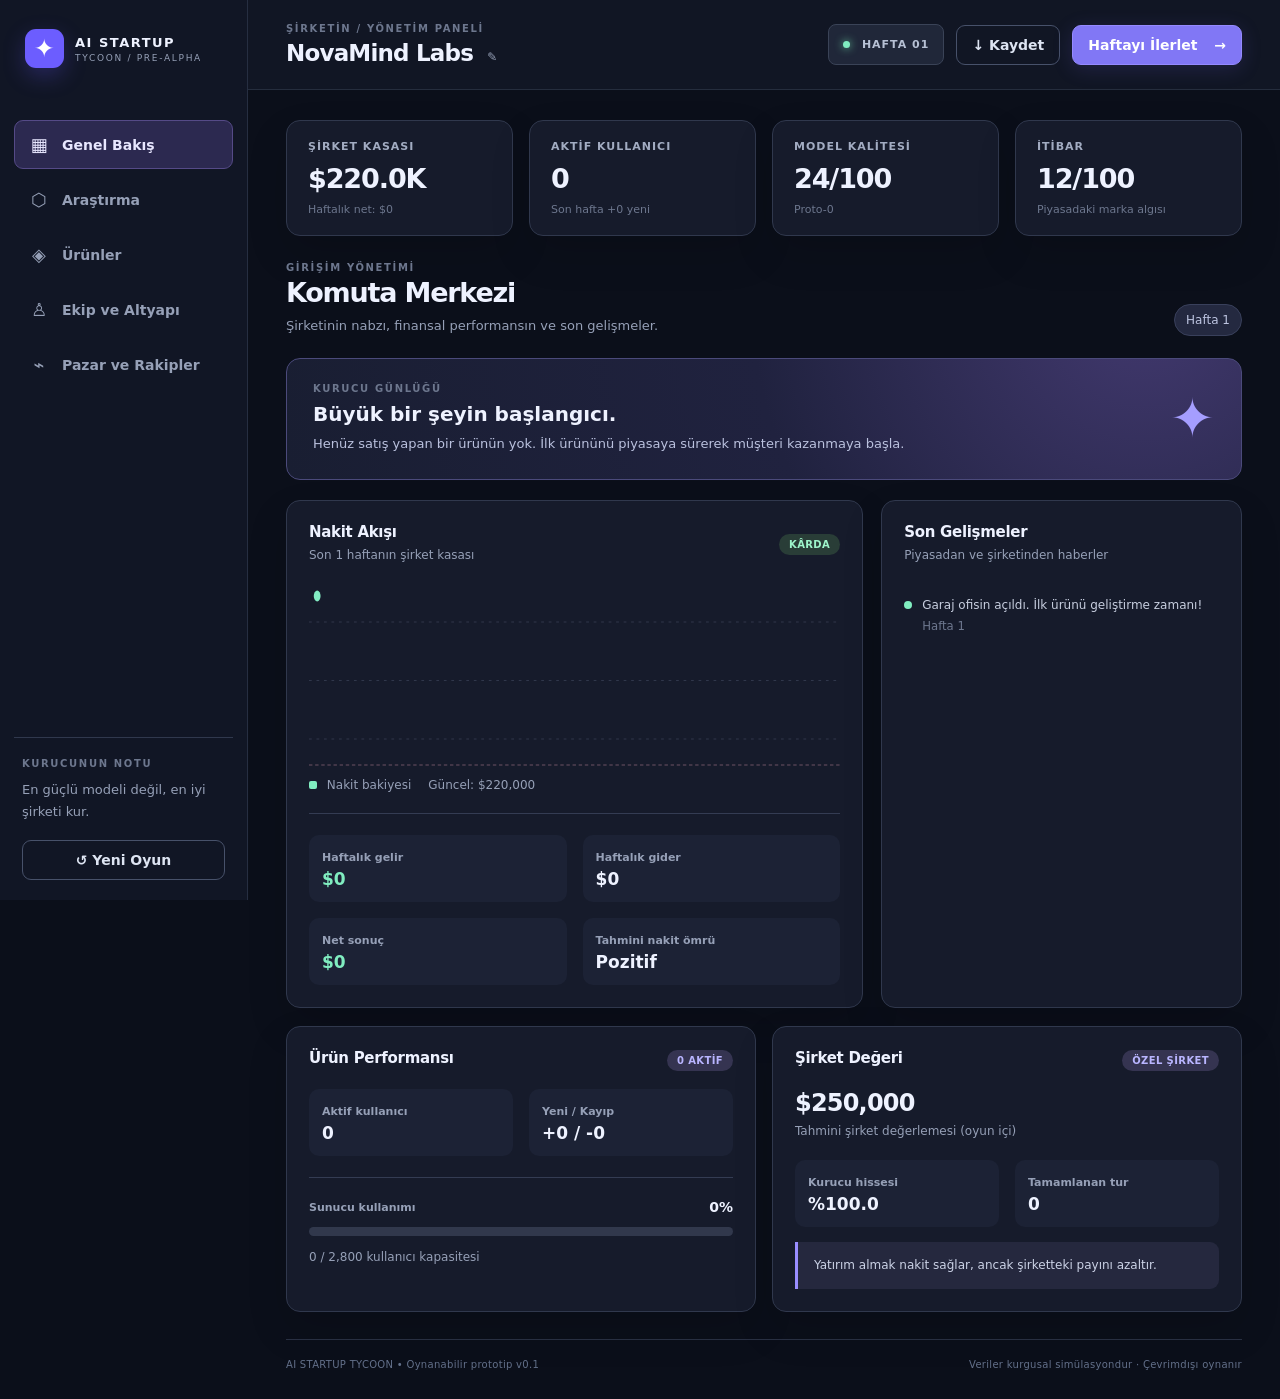
<file: ai-startup-tycoon/index.html>
<!doctype html>
<html lang="tr">
<head>
  <meta charset="utf-8">
  <meta name="viewport" content="width=device-width, initial-scale=1">
  <meta name="theme-color" content="#101322">
  <meta name="description" content="AI Startup Tycoon: sıfırdan yapay zekâ girişimi kurduğun strateji ve ekonomi oyunu.">
  <title>AI Startup Tycoon — İlk Oynanabilir Sürüm</title>
  <link rel="stylesheet" href="./style.css">
</head>
<body>
  <div class="game-shell">
    <aside class="sidebar">
      <div class="brand"><div class="brand-mark">✦</div><div><strong>AI STARTUP</strong><span>TYCOON / PRE-ALPHA</span></div></div>
      <nav id="navigation" class="navigation" aria-label="Oyun menüsü">
        <button data-view="dashboard" class="nav-link selected"><span>▦</span> Genel Bakış</button>
        <button data-view="research" class="nav-link"><span>⬡</span> Araştırma</button>
        <button data-view="products" class="nav-link"><span>◈</span> Ürünler</button>
        <button data-view="team" class="nav-link"><span>♙</span> Ekip ve Altyapı</button>
        <button data-view="market" class="nav-link"><span>⌁</span> Pazar ve Rakipler</button>
      </nav>
      <div class="sidebar-bottom">
        <div class="eyebrow">KURUCUNUN NOTU</div>
        <p>En güçlü modeli değil, en iyi şirketi kur.</p>
        <button class="outline-button full-width" id="new-game" type="button">↺ Yeni Oyun</button>
      </div>
    </aside>

    <div class="workspace">
      <header class="topbar">
        <div class="company-head">
          <div class="eyebrow">ŞİRKETİN / YÖNETİM PANELİ</div>
          <button id="rename-company" title="Şirket adını değiştir" class="company-name" type="button">NovaMind Labs <span>✎</span></button>
        </div>
        <div class="top-actions">
          <div class="week-chip"><span class="status-dot"></span> HAFTA <b id="week-count">01</b></div>
          <button class="outline-button" id="save-game" type="button">↓ Kaydet</button>
          <button class="primary-button" id="next-week" type="button">Haftayı İlerlet <span>→</span></button>
        </div>
      </header>

      <main class="main-content">
        <div id="metrics" class="metrics" aria-label="Şirket istatistikleri"></div>
        <div id="view-content" aria-live="polite"></div>
        <footer class="footer"><span>AI STARTUP TYCOON • Oynanabilir prototip v0.1</span><span>Veriler kurgusal simülasyondur · Çevrimdışı oynanır</span></footer>
      </main>
    </div>
  </div>
  <div id="toast" class="toast" role="status" aria-live="polite" hidden></div>
  <script src="./engine.js"></script>
  <script src="./app.js"></script>
</body>
</html>
</file>
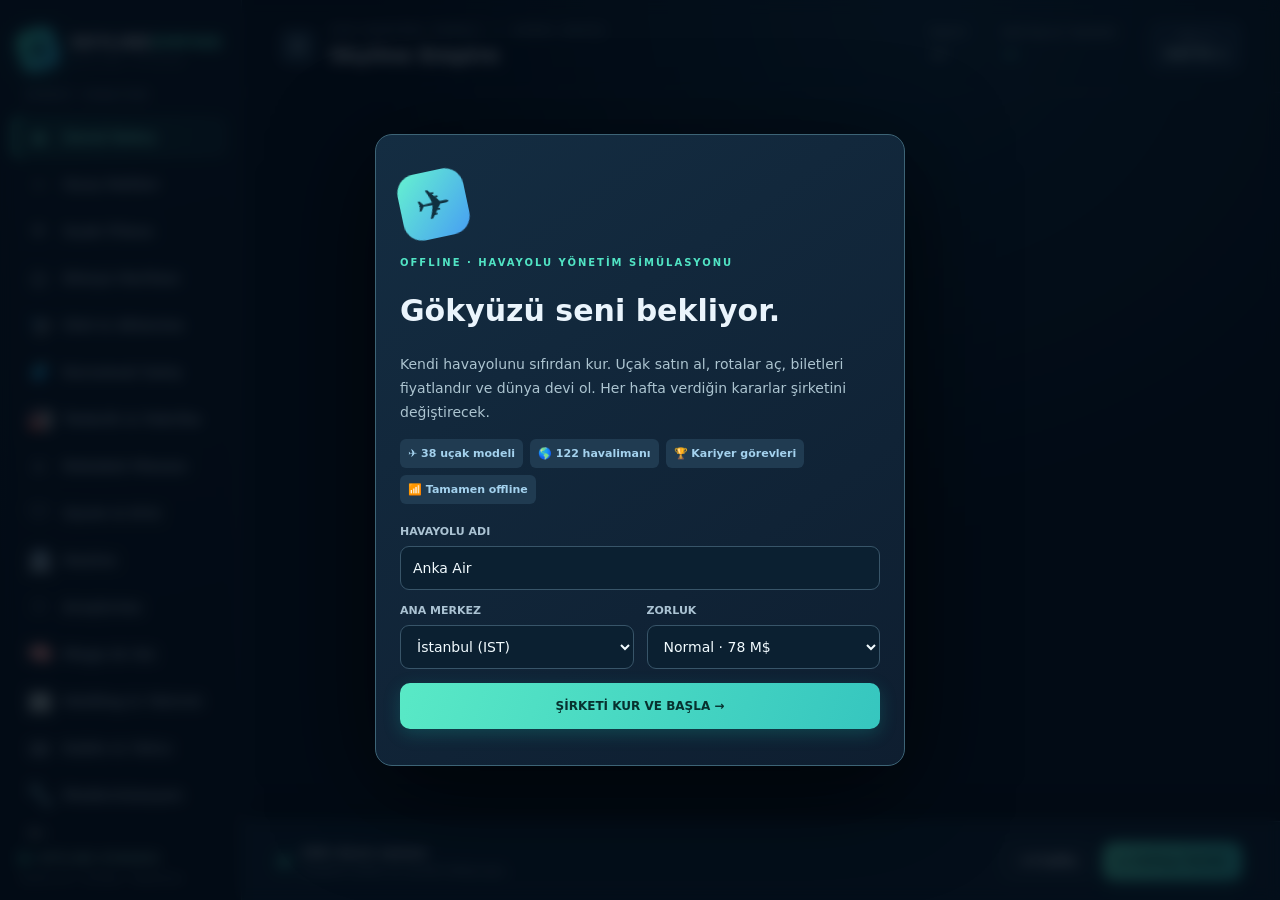
<file: skyline-empire/index.html>
<!doctype html>
<html lang="tr">
<head>
  <meta charset="UTF-8">
  <meta name="viewport" content="width=device-width,initial-scale=1,viewport-fit=cover">
  <meta name="theme-color" content="#0a1526">
  <meta name="description" content="Skyline Empire: Kendi havayolu şirketini kur. Tamamen çevrimdışı, gerçekçi ve Türkçe havayolu yönetim oyunu.">
  <meta name="apple-mobile-web-app-capable" content="yes">
  <meta name="apple-mobile-web-app-status-bar-style" content="black-translucent">
  <link rel="icon" href="icon.svg" type="image/svg+xml">
  <link rel="manifest" href="manifest.webmanifest">
  <link rel="stylesheet" href="style.css">
  <title>Skyline Empire — Airline Tycoon</title>
</head>
<body>
  <div id="app" class="app-shell">
    <aside class="sidebar">
      <div class="brand"><div class="brand-logo">✈</div><div><strong>SKYLINE<span>EMPIRE</span></strong><small>AIRLINE TYCOON</small></div></div>
      <div class="sideline">ŞİRKET YÖNETİMİ</div>
      <nav class="navigation" id="navigation" aria-label="Ana menü">
        <button data-view="dashboard" class="nav-item active"><span>◈</span> Genel Bakış</button>
        <button data-view="routes" class="nav-item"><span>⌁</span> Uçuş Hatları</button>
        <button data-view="fleet" class="nav-item"><span>✈</span> Uçak Filosu</button>
        <button data-view="market" class="nav-item"><span>◎</span> Dünya Haritası</button>
        <button data-view="network" class="nav-item"><span>🛬</span> Slot & Aktarma</button>
        <button data-view="corporate" class="nav-item"><span>🧳</span> Kurumsal Satış</button>
        <button data-view="supply" class="nav-item"><span>🏭</span> Tedarik & Fabrika</button>
        <button data-view="competition" class="nav-item"><span>⚔</span> Rekabet Masası</button>
        <button data-view="compliance" class="nav-item"><span>🛡</span> Uyum & Kriz</button>
        <button data-view="treasury" class="nav-item"><span>🏦</span> Hazine</button>
        <button data-view="research" class="nav-item"><span>✧</span> Araştırma</button>
        <button data-view="lab" class="nav-item"><span>🧠</span> Mega Ar-Ge</button>
        <button data-view="board" class="nav-item"><span>🏢</span> Holding & Yatırım</button>
        <button data-view="cabin" class="nav-item"><span>🎟</span> Kabin & Yolcu</button>
        <button data-view="hangar" class="nav-item"><span>🔧</span> Modernizasyon</button>
        <button data-view="intelligence" class="nav-item"><span>📡</span> Pazar & Risk</button>
        <button data-view="operations" class="nav-item"><span>⚙</span> Operasyon</button>
        <button data-view="cargo" class="nav-item"><span>▣</span> Kargo Merkezi</button>
        <button data-view="people" class="nav-item"><span>♙</span> Personel</button>
        <button data-view="strategy" class="nav-item"><span>♟</span> Strateji</button>
        <button data-view="analytics" class="nav-item"><span>◫</span> Analitik</button>
        <button data-view="finance" class="nav-item"><span>▥</span> Finans</button>
        <button data-view="career" class="nav-item"><span>★</span> Kariyer ve Görevler</button>
        <button data-view="settings" class="nav-item"><span>⚙</span> Oyun Ayarları</button>
      </nav>
      <div class="sidebar-footer"><div class="connection"><span class="online-dot"></span> OFFLINE OYNANIŞ</div><div class="version">Sürüm 4.0 · Ücretsiz · Reklamsız</div></div>
    </aside>
    <div class="content-shell">
      <header class="topbar">
        <div class="topbar-left"><button id="mobile-menu" aria-label="Menü" class="icon-btn mobile-menu">☰</button><div><div class="top-kicker">CEO KONTROL PANELİ <span class="top-divider">/</span> <span id="view-crumb">GENEL BAKIŞ</span></div><strong id="company-title">Skyline Empire</strong></div></div>
        <div class="topbar-right"><div class="header-stat"><small>NAKİT</small><strong id="top-cash">—</strong></div><div class="header-stat header-profit"><small>HAFTALIK TAHMİN</small><strong id="top-profit">—</strong></div><div class="week-pill"><small>YIL <span id="top-year">1</span></small><strong>HAFTA <span id="top-week">1</span></strong></div></div>
      </header>
      <main class="main" id="main"><div id="view" aria-live="polite"></div></main>
      <div class="command-bar"><div class="turn-left"><span class="turn-pulse"></span><div><strong id="turn-head">CEO: Karar zamanı</strong><small id="turn-caption">Uçuşlarını yönet, bir sonraki haftaya geç.</small></div></div><div class="turn-actions"><button class="btn btn-ghost" data-action="advance" data-weeks="4" title="Dört hafta ilerlet">+4 hafta</button><button class="btn btn-primary" data-action="advance" data-weeks="1"><span>▶</span> Haftayı İlerlet</button></div></div>
    </div>
  </div>
  <nav class="bottom-nav" aria-label="Mobil menü"><button data-view="dashboard" class="active">◈<small>Genel</small></button><button data-view="routes">⌁<small>Hatlar</small></button><button data-view="fleet">✈<small>Filo</small></button><button data-view="market">◎<small>Harita</small></button><button data-view="career">★<small>Görevler</small></button></nav>
  <div id="modal-root"></div><div id="toasts" aria-live="polite"></div>
  <script src="data.js"></script><script src="expansion-data.js"></script><script src="mega-data.js"></script><script src="industry-data.js"></script><script src="engine.js"></script><script src="expansion-engine.js"></script><script src="mega-engine.js"></script><script src="industry-engine.js"></script><script src="expansion-ui.js"></script><script src="mega-ui.js"></script><script src="industry-ui.js"></script><script src="app.js"></script>
</body>
</html>
</file>
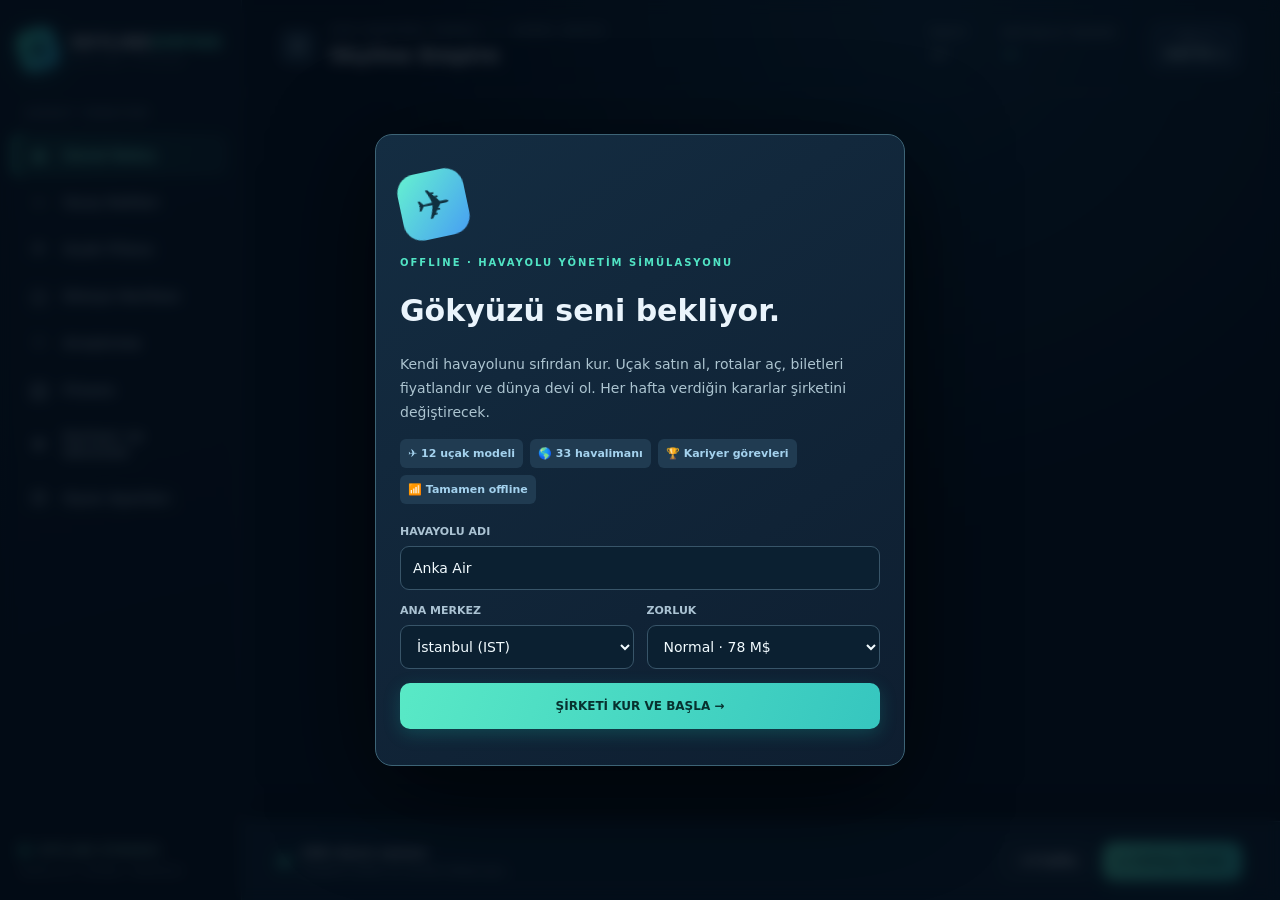
<file: skyline-empire/skyline-empire-tek-dosya.html>
<!doctype html>
<html lang="tr">
<head>
  <meta charset="UTF-8">
  <meta name="viewport" content="width=device-width,initial-scale=1,viewport-fit=cover">
  <meta name="theme-color" content="#0a1526">
  <meta name="description" content="Skyline Empire: Kendi havayolu şirketini kur. Tamamen çevrimdışı, gerçekçi ve Türkçe havayolu yönetim oyunu.">
  <meta name="apple-mobile-web-app-capable" content="yes">
  <meta name="apple-mobile-web-app-status-bar-style" content="black-translucent">
  <style>
@import url('data:text/css,');
:root{--bg:#071322;--nav:#0b1829;--panel:#101f31;--panel2:#13283d;--panel3:#1a3047;--stroke:#263a4e;--text:#eaf4fc;--sub:#a0b1c1;--dim:#668095;--mint:#51e4c4;--teal:#19bda9;--blue:#6298fb;--red:#ff7b85;--gold:#f5c47b;--shadow:0 14px 40px #02091238;--radius:15px;font-family:Inter,ui-sans-serif,system-ui,-apple-system,'Segoe UI',sans-serif;font-synthesis:none;color-scheme:dark}
*{box-sizing:border-box}html{background:var(--bg);height:100%}body{margin:0;background:radial-gradient(ellipse at 72% 0%,#102e45 0,transparent 42%),var(--bg);color:var(--text);font-size:14px;min-width:340px}button,input,select{font:inherit}button{cursor:pointer}button:disabled{opacity:.42;cursor:not-allowed}button:focus-visible,input:focus-visible,select:focus-visible{outline:2px solid var(--mint);outline-offset:2px}a{color:var(--mint)}.app-shell{display:flex;min-height:100vh}.sidebar{background:linear-gradient(165deg,#0b1b2c,#081422);border-right:1px solid #20384a;width:242px;flex-shrink:0;display:flex;flex-direction:column;position:sticky;top:0;height:100vh;z-index:5}.brand{display:flex;align-items:center;gap:12px;padding:28px 18px 37px}.brand-logo{width:43px;height:43px;display:grid;place-items:center;border-radius:13px;background:linear-gradient(135deg,#40e7bc,#29a5d8);box-shadow:0 5px 25px #23c2ab44;color:#072b35;font-size:30px;font-weight:900;transform:rotate(-16deg)}.brand strong{font-size:16px;letter-spacing:.7px;display:block}.brand strong span{color:var(--mint)}.brand small{color:var(--dim);display:block;font-size:9px;letter-spacing:2.8px;margin-top:4px}.sideline{font-size:10px;letter-spacing:1.8px;color:var(--dim);margin:0 25px 14px;font-weight:700}.navigation{display:grid;gap:3px;padding:0 12px}.nav-item{display:flex;gap:12px;align-items:center;color:#9eb1c2;background:transparent;border:0;text-align:left;padding:13px 15px;border-radius:10px;font-weight:650;transition:.15s}.nav-item span{font-size:21px;width:24px;text-align:center;line-height:18px}.nav-item:hover{background:#1a3042;color:white}.nav-item.active{background:linear-gradient(95deg,#1c665d77,#1f5c6444);color:#73f7d7;box-shadow:inset 3px 0 #49e9c4}.sidebar-footer{margin:auto 21px 24px;padding-top:18px}.connection{font-size:10px;letter-spacing:1.3px;color:#99d4c8;font-weight:800}.online-dot{display:inline-block;background:var(--mint);width:7px;height:7px;border-radius:50%;box-shadow:0 0 12px var(--mint);margin-right:6px}.version{font-size:10px;color:var(--dim);margin-top:9px}.content-shell{width:calc(100% - 242px);min-height:100vh;display:flex;flex-direction:column;padding-bottom:86px}.topbar{height:93px;padding:20px clamp(18px,3vw,45px);display:flex;justify-content:space-between;align-items:center;gap:12px;border-bottom:1px solid #24405788}.topbar-left{display:flex;gap:14px;align-items:center}.top-kicker{font-size:10px;letter-spacing:1.7px;color:var(--dim);font-weight:800;margin-bottom:7px}.top-divider{color:var(--mint);margin:0 7px}.topbar-left strong{font-size:20px;letter-spacing:.1px}.topbar-right{display:flex;gap:clamp(12px,2.6vw,39px);align-items:center}.header-stat{display:flex;flex-direction:column;gap:6px}.header-stat small,.week-pill small{font-size:9px;letter-spacing:1.5px;color:#899cad;font-weight:800}.header-stat strong{font-size:17px;font-variant-numeric:tabular-nums}.header-profit strong{color:var(--mint)}.week-pill{background:#19324a;border:1px solid #2a4e66;border-radius:11px;padding:9px 14px;display:flex;flex-direction:column;gap:5px;align-items:center}.week-pill strong{font-size:12px;color:#d3f9f5;letter-spacing:.7px}.mobile-menu{display:none}.main{padding:29px clamp(18px,3vw,45px);max-width:1770px;width:100%;margin:0 auto;flex:1}.eyebrow{font-size:10px;text-transform:uppercase;letter-spacing:2px;color:var(--mint);font-weight:800}.page-head{display:flex;justify-content:space-between;gap:12px;align-items:end;margin-bottom:25px}.page-head h1{font-size:clamp(24px,3vw,34px);font-weight:800;line-height:1.15;margin:7px 0 7px;letter-spacing:-.9px}.page-head p{margin:0;color:var(--sub);line-height:1.6}.page-actions{display:flex;gap:9px;flex-wrap:wrap}.btn{border-radius:10px;border:1px solid #35546a;background:#1d354b;color:#e9f5ff;font-size:12px;font-weight:750;min-height:38px;padding:10px 16px;transition:.17s;white-space:nowrap}.btn:hover:not(:disabled){transform:translateY(-1px);filter:brightness(1.13)}.btn-primary{background:linear-gradient(110deg,#59e9c6,#36c6bf);border:0;color:#07312f;box-shadow:0 5px 17px #15b8a83d}.btn-ghost{background:#1b3044aa}.btn-red{border-color:#6a3446;background:#4a2435;color:#ffc3c7}.btn-small{padding:7px 11px;min-height:31px;font-size:11px}.btn-icon{font-size:16px}.muted{color:var(--sub)}.tiny{font-size:11px;color:var(--sub)}.good{color:var(--mint)!important}.bad{color:var(--red)!important}.gold{color:var(--gold)!important}.blue{color:var(--blue)!important}.panel{border:1px solid var(--stroke);border-radius:var(--radius);background:linear-gradient(145deg,#11253a,#0e1e30);box-shadow:0 6px 24px #00000012;padding:20px;min-width:0}.panel-title{display:flex;justify-content:space-between;gap:10px;align-items:center;margin-bottom:15px}.panel-title h3{font-size:15px;letter-spacing:-.2px;margin:0}.panel-title small{color:var(--dim)}.stats-grid{display:grid;grid-template-columns:repeat(4,minmax(0,1fr));gap:14px;margin-bottom:16px}.stat-card{padding:18px 19px;position:relative;overflow:hidden;min-width:0}.stat-card:before{content:'';position:absolute;right:-32px;top:-41px;width:130px;height:130px;background:radial-gradient(circle,#50decf14,transparent 68%)}.stat-label{font-size:10px;letter-spacing:1.4px;color:#91a8bb;text-transform:uppercase;font-weight:800;display:flex;justify-content:space-between;gap:5px;align-items:center}.stat-label span{font-size:17px;color:#7ec0c1}.stat-number{font-size:clamp(20px,2.5vw,31px);font-weight:850;letter-spacing:-.8px;margin:12px 0 6px;font-variant-numeric:tabular-nums}.stat-foot{font-size:11px;color:#8199ac}.main-grid{display:grid;grid-template-columns:minmax(0,1.8fr) minmax(270px,1fr);gap:16px}.stack{display:flex;flex-direction:column;gap:16px}.map-panel{padding:0;overflow:hidden}.map-panel>.panel-title{padding:20px 22px 0;margin-bottom:0}.map-stage{position:relative;overflow:hidden}.map-stage svg{display:block;width:100%;height:auto;min-height:210px}.map-bottom{display:flex;align-items:center;justify-content:space-between;gap:10px;padding:14px 19px;border-top:1px solid #294254;font-size:11px;color:#92afc0}.map-legend{display:flex;gap:14px;align-items:center}.legend-dot{width:8px;height:8px;display:inline-block;border-radius:50%;background:var(--mint);margin-right:5px}.legend-dot.alt{background:#60a5fa}.route-line{stroke:#43e0c4;stroke-width:2;fill:none;stroke-dasharray:5 5;opacity:.84}.route-line.inactive{stroke:#a77d89;opacity:.35}.map-dot{fill:#a5c4d7;opacity:.72}.map-dot.hub{fill:#58e5c3;stroke:#5aebc433;stroke-width:13;opacity:1}.map-label{font-size:9px;fill:#c5e6eb;letter-spacing:.2px}.map-airport{cursor:pointer}.map-airport:hover .map-dot{fill:#fff}.action-row{display:flex;flex-wrap:wrap;gap:8px}.section-grid{display:grid;grid-template-columns:repeat(2,minmax(0,1fr));gap:15px}.list-rows{display:grid;gap:9px}.row-card{display:flex;align-items:center;justify-content:space-between;gap:12px;background:#142b405f;border:1px solid #2a4456;border-radius:11px;padding:12px 13px}.row-card strong{font-size:12px}.row-card small{font-size:10px;line-height:1.5;color:#92a8b9;display:block;margin-top:4px}.row-right{text-align:right;flex-shrink:0}.mini-pill,.tag{display:inline-flex;align-items:center;gap:5px;background:#24504b;color:#78f4d6;border-radius:6px;padding:5px 8px;font-size:10px;font-weight:800}.tag{background:#203b51;color:#a4d2ee}.tag.amber{background:#5a422a;color:#f6c989}.tag.red{background:#5c2c3c;color:#ffaab4}.item-title{display:flex;gap:8px;align-items:center;flex-wrap:wrap}.empty{text-align:center;padding:40px 18px;color:var(--sub)}.empty-icon{font-size:46px;margin-bottom:10px}.empty strong{color:var(--text);display:block;margin-bottom:8px;font-size:17px}.progress-track{height:7px;border-radius:20px;background:#284057;overflow:hidden}.progress-fill{height:100%;background:linear-gradient(90deg,#299aab,#5be7c4);border-radius:20px}.table-scroll{overflow-x:auto;border-radius:11px}.data-table{width:100%;border-collapse:collapse;text-align:left;min-width:540px}.data-table th{font-size:10px;color:#839aac;letter-spacing:.9px;text-transform:uppercase;padding:12px;border-bottom:1px solid var(--stroke)}.data-table td{padding:14px 12px;font-size:12px;border-bottom:1px solid #23394b}.data-table tr:last-child td{border-bottom:0}.data-table strong{font-size:12px}.data-table small{display:block;color:#8ca2b4;margin-top:5px}.table-actions{display:flex;gap:5px;align-items:center;flex-wrap:wrap}.metric-sub{font-size:11px;color:var(--sub)}.value-large{font-size:24px;font-weight:800;letter-spacing:-.4px}.cards-grid{display:grid;grid-template-columns:repeat(3,minmax(0,1fr));gap:15px}.aircraft-card{display:flex;flex-direction:column;gap:12px}.plane-art{height:95px;border-radius:10px;background:radial-gradient(ellipse at center,#23465d,#12253c 70%);display:grid;place-items:center;position:relative;overflow:hidden}.plane-art:after{content:'';position:absolute;inset:30% -20%;border:1px solid #2c5f72;border-radius:50%;transform:rotate(-15deg)}.plane-art .plane-icon{font-size:65px;color:#b0d4e5;line-height:1;transform:rotate(-25deg);text-shadow:0 0 25px #39dabb44;z-index:1}.card-top{display:flex;align-items:center;justify-content:space-between;gap:8px}.card-top h3{margin:0;font-size:15px}.card-top small{color:var(--dim)}.plane-specs{display:grid;grid-template-columns:repeat(3,1fr);gap:8px}.plane-specs>div{background:#1a3549;padding:9px;border-radius:8px}.plane-specs strong{display:block;font-size:13px}.plane-specs small{display:block;font-size:9px;color:var(--sub);margin-top:4px}.card-actions{display:flex;gap:7px;flex-wrap:wrap;margin-top:auto}.resource-card{display:flex;gap:12px;align-items:flex-start}.resource-emoji{font-size:23px;background:#183b4a;width:46px;height:46px;display:grid;place-items:center;border-radius:10px;flex-shrink:0}.resource-text{flex:1}.resource-text h3{font-size:13px;margin:0 0 5px}.resource-text p{font-size:11px;margin:0 0 10px;color:#9cb2c2;line-height:1.6}.resource-footer{display:flex;align-items:center;justify-content:space-between;gap:8px;flex-wrap:wrap}.hero{border:1px solid #2a827c;border-radius:17px;background:radial-gradient(ellipse at 83% 50%,#1d616044,transparent 46%),linear-gradient(115deg,#123a4b,#112437 80%);padding:25px;display:flex;align-items:center;justify-content:space-between;gap:15px;margin-bottom:17px}.hero h2{font-size:clamp(19px,2.6vw,29px);margin:5px 0 9px;line-height:1.2}.hero p{color:#a1bccb;line-height:1.6;margin:0;max-width:540px;font-size:12px}.hero-symbol{font-size:70px;opacity:.55;transform:rotate(-24deg)}.notice{background:#4d3b2744;border:1px solid #7d613e;padding:13px 16px;border-radius:11px;color:#f4c895;font-size:12px;margin-bottom:16px}.command-bar{position:fixed;bottom:0;left:242px;right:0;z-index:4;min-height:79px;display:flex;align-items:center;justify-content:space-between;gap:13px;padding:12px clamp(18px,3vw,45px);background:#10273bea;backdrop-filter:blur(16px);border-top:1px solid #35576a;box-shadow:0 -8px 28px #0005}.turn-left{display:flex;align-items:center;gap:12px}.turn-left strong{display:block;font-size:12px}.turn-left small{display:block;font-size:10px;color:#91abbd;margin-top:5px}.turn-pulse{background:#51e4c4;border-radius:50%;width:9px;height:9px;box-shadow:0 0 16px #51e4c4}.turn-actions{display:flex;gap:9px}.bottom-nav{display:none}.modal-backdrop{position:fixed;inset:0;z-index:20;display:grid;place-items:center;padding:18px;background:#020912c9;backdrop-filter:blur(7px)}.modal{width:min(530px,100%);max-height:min(90vh,860px);overflow:auto;border-radius:17px;border:1px solid #3d6476;background:linear-gradient(145deg,#142d42,#0e1e30);box-shadow:0 24px 100px #000a;padding:24px}.modal.wide{width:min(690px,100%)}.modal-header{display:flex;justify-content:space-between;align-items:start;gap:15px}.modal-header h2{margin:3px 0 8px;font-size:23px}.modal-header p{font-size:12px;color:var(--sub);line-height:1.6}.icon-btn{background:#1f394e;color:#d0e8f3;border:1px solid #35516b;border-radius:8px;width:35px;height:35px;display:grid;place-items:center;font-size:17px}.form-grid{display:grid;grid-template-columns:repeat(2,minmax(0,1fr));gap:13px}.field{display:flex;flex-direction:column;gap:8px;margin-bottom:14px}.field label{font-size:11px;color:#abc3d3;font-weight:800}.field input,.field select{width:100%;border-radius:9px;background:#0b2031;color:#f2fbff;padding:12px;border:1px solid #385569;min-height:44px}.field option{background:#0b2031}.field input[type=range]{padding:0;height:32px;accent-color:var(--mint)}.field-hint{color:#91aabd;font-size:10px;line-height:1.5}.field-full{grid-column:1/-1}.modal-actions{display:flex;align-items:center;justify-content:flex-end;gap:9px;margin-top:16px;flex-wrap:wrap}.preview{border:1px solid #2f5a65;background:#102f3c;border-radius:12px;padding:13px 16px;margin-top:8px}.preview-grid{display:grid;grid-template-columns:repeat(3,1fr);gap:11px}.preview small{display:block;font-size:10px;color:#a1b9c5}.preview strong{display:block;margin-top:6px;font-size:16px}.welcome{padding:12px 0}.welcome-logo{width:67px;height:67px;background:linear-gradient(135deg,#65f2d0,#479ef3);display:grid;place-items:center;border-radius:19px;color:#103140;font-size:42px;transform:rotate(-12deg);margin-bottom:19px}.welcome h2{font-size:30px}.welcome p{color:#acc4d0;line-height:1.7}.intro-pills{display:flex;gap:7px;flex-wrap:wrap;margin:14px 0 21px}.intro-pills .tag{font-size:11px;padding:8px}.event-emoji{font-size:49px;text-align:center}.event-option{width:100%;display:block;text-align:left;padding:15px;background:#19384c;border:1px solid #3b5d6f;border-radius:10px;color:white;margin-top:10px;font-weight:700}.event-option:hover{border-color:var(--mint);background:#244a59}.info-grid{display:grid;grid-template-columns:repeat(2,minmax(0,1fr));gap:10px}.info-box{background:#1b3447;border:1px solid #2e495b;border-radius:9px;padding:12px}.info-box small{font-size:10px;color:#9eb2c4;display:block}.info-box strong{font-size:16px;margin-top:6px;display:block}.chart-panel svg{width:100%;height:150px;display:block}.rank-row{display:grid;grid-template-columns:25px 1fr auto;gap:11px;align-items:center;border-bottom:1px solid #2a4053;padding:12px 0}.rank-row:last-child{border:0}.rank-pos{font-weight:800;color:#7b9eb2;font-size:17px}.rank-row strong{font-size:12px}.rank-row small{color:#829daf;font-size:10px;display:block;margin-top:5px}.task-grid{display:grid;grid-template-columns:repeat(2,minmax(0,1fr));gap:12px}.task{background:#132b40;border:1px solid #2f4a5f;border-radius:12px;padding:16px}.task h3{font-size:13px;margin:0 0 7px}.task p{color:var(--sub);font-size:11px;line-height:1.5;min-height:30px}.task .progress-track{margin:12px 0}.task-footer{display:flex;justify-content:space-between;align-items:center;gap:8px;margin-top:13px}.task-done{border-color:#357c68;background:#153d3d}.log-item{border-left:2px solid #426783;padding:5px 0 10px 14px;margin:0 0 10px}.log-item.good{border-color:var(--mint)}.log-item.bad{border-color:var(--red)}.log-item strong{font-size:12px;color:#dbe8f3}.log-item small{display:block;color:#829eaf;margin-top:3px;font-size:10px}.log-item p{color:#a7bac8;font-size:11px;line-height:1.5;margin:5px 0 0}.tabs{display:flex;gap:6px;flex-wrap:wrap;margin-bottom:15px}.tab{border:1px solid #2a4960;background:#163147;border-radius:9px;padding:9px 13px;color:#9fbbcb;font-weight:700;font-size:11px}.tab.active{border-color:#3b8c8e;background:#215458;color:#7bf3d8}.tip{color:#8ea9ba;font-size:11px;line-height:1.65;margin-top:9px}.warning-strip{border:1px solid #704d42;background:#4a2b2a4c;padding:14px;border-radius:11px;color:#ffc3b0;margin-bottom:17px}.board-card{background:linear-gradient(120deg,#18443e,#123149);border:1px solid #3c857c;border-radius:12px;padding:19px}.board-card h3{margin:0 0 6px}.board-card p{color:#acd5d2;line-height:1.6;font-size:12px}.save-input{display:none}#toasts{position:fixed;bottom:95px;right:25px;z-index:50;display:grid;gap:8px;max-width:min(92vw,350px)}.toast{padding:13px 17px;background:#173b49;border:1px solid #419b89;border-radius:12px;box-shadow:var(--shadow);color:#dafef4;font-size:12px;line-height:1.5}.toast.error{background:#492632;border-color:#a4505b;color:#ffdade}.separator{height:1px;background:var(--stroke);margin:15px 0}.desc{font-size:12px;line-height:1.65;color:#a6bbcc}.mini-stats{display:flex;gap:13px;flex-wrap:wrap;color:#99bdc7;font-size:11px}.mini-stats b{color:#e4f2fa}.mobile-only{display:none}.mt-12{margin-top:12px}.mb-0{margin-bottom:0}
@media(max-width:1260px){.main-grid{grid-template-columns:minmax(0,1.45fr) minmax(260px,1fr)}.cards-grid{grid-template-columns:repeat(2,minmax(0,1fr))}.header-stat{display:none}}
@media(max-width:980px){.sidebar{width:74px}.brand{padding:23px 14px}.brand>div:last-child,.sideline,.nav-item:not(.active){font-size:0}.brand-logo{width:43px;flex-shrink:0}.navigation{padding:0 9px}.nav-item{font-size:0;justify-content:center;padding:13px 7px}.nav-item span{font-size:22px}.sidebar-footer{display:none}.content-shell{width:calc(100% - 74px)}.command-bar{left:74px}.main-grid{grid-template-columns:1fr 1fr}.stats-grid{grid-template-columns:repeat(2,minmax(0,1fr))}}
@media(max-width:680px){.app-shell{display:block}.sidebar{position:fixed;transform:translateX(-110%);width:240px;box-shadow:10px 0 40px #0007;transition:transform .2s;z-index:30}.sidebar.menu-open{transform:translateX(0)}.sidebar .brand>div:last-child,.sidebar .sideline{display:block}.sidebar .nav-item,.sidebar .nav-item:not(.active){font-size:13px;justify-content:flex-start}.sidebar .nav-item span{font-size:21px}.sidebar-footer{display:block}.content-shell{width:100%;padding-bottom:170px}.mobile-menu{display:grid}.topbar{height:77px;padding:12px 15px}.top-kicker{font-size:8px;letter-spacing:1px}.topbar-left strong{font-size:15px}.topbar-right{gap:7px}.week-pill{padding:8px 9px}.week-pill small{font-size:8px}.week-pill strong{font-size:10px}.main{padding:20px 13px}.page-head{align-items:start;flex-wrap:wrap;margin-bottom:18px}.page-head h1{font-size:25px}.page-head p{font-size:12px}.hero{padding:20px}.hero-symbol{font-size:37px}.stats-grid{grid-template-columns:repeat(2,minmax(0,1fr));gap:10px}.stat-card{padding:14px}.stat-label{font-size:9px;letter-spacing:.75px}.stat-number{font-size:22px}.stat-foot{font-size:10px}.main-grid{grid-template-columns:1fr}.section-grid,.cards-grid,.task-grid{grid-template-columns:1fr}.panel{padding:16px}.map-panel{padding:0}.map-panel>.panel-title{padding:16px 16px 0}.command-bar{left:0;bottom:64px;min-height:65px;padding:9px 12px}.turn-left small{display:none}.turn-left strong{font-size:10px}.turn-actions{gap:6px}.turn-actions .btn{padding:8px 10px;min-height:38px;font-size:11px}.bottom-nav{display:flex;position:fixed;bottom:0;left:0;right:0;height:calc(64px + env(safe-area-inset-bottom));padding-bottom:env(safe-area-inset-bottom);justify-content:space-around;align-items:center;background:#0b2032f5;border-top:1px solid #355069;z-index:7}.bottom-nav button{flex:1;display:grid;place-items:center;gap:3px;background:transparent;border:0;color:#8199ad;font-size:21px}.bottom-nav button.active{color:var(--mint)}.bottom-nav small{font-size:9px;font-weight:800}.modal{padding:19px;max-height:89vh}.form-grid{grid-template-columns:1fr}.field-full{grid-column:auto}#toasts{bottom:138px;right:12px;left:12px;max-width:none}.preview-grid{gap:6px}.preview strong{font-size:13px}}
@media(prefers-reduced-motion:reduce){*{transition:none!important;animation:none!important}}

</style>
  <title>Skyline Empire — Airline Tycoon</title>
</head>
<body>
  <div id="app" class="app-shell">
    <aside class="sidebar">
      <div class="brand"><div class="brand-logo">✈</div><div><strong>SKYLINE<span>EMPIRE</span></strong><small>AIRLINE TYCOON</small></div></div>
      <div class="sideline">ŞİRKET YÖNETİMİ</div>
      <nav class="navigation" id="navigation" aria-label="Ana menü">
        <button data-view="dashboard" class="nav-item active"><span>◈</span> Genel Bakış</button>
        <button data-view="routes" class="nav-item"><span>⌁</span> Uçuş Hatları</button>
        <button data-view="fleet" class="nav-item"><span>✈</span> Uçak Filosu</button>
        <button data-view="market" class="nav-item"><span>◎</span> Dünya Haritası</button>
        <button data-view="research" class="nav-item"><span>✧</span> Araştırma</button>
        <button data-view="finance" class="nav-item"><span>▥</span> Finans</button>
        <button data-view="career" class="nav-item"><span>★</span> Kariyer ve Görevler</button>
        <button data-view="settings" class="nav-item"><span>⚙</span> Oyun Ayarları</button>
      </nav>
      <div class="sidebar-footer"><div class="connection"><span class="online-dot"></span> OFFLINE OYNANIŞ</div><div class="version">Sürüm 1.0 · Ücretsiz · Reklamsız</div></div>
    </aside>
    <div class="content-shell">
      <header class="topbar">
        <div class="topbar-left"><button id="mobile-menu" aria-label="Menü" class="icon-btn mobile-menu">☰</button><div><div class="top-kicker">CEO KONTROL PANELİ <span class="top-divider">/</span> <span id="view-crumb">GENEL BAKIŞ</span></div><strong id="company-title">Skyline Empire</strong></div></div>
        <div class="topbar-right"><div class="header-stat"><small>NAKİT</small><strong id="top-cash">—</strong></div><div class="header-stat header-profit"><small>HAFTALIK TAHMİN</small><strong id="top-profit">—</strong></div><div class="week-pill"><small>YIL <span id="top-year">1</span></small><strong>HAFTA <span id="top-week">1</span></strong></div></div>
      </header>
      <main class="main" id="main"><div id="view" aria-live="polite"></div></main>
      <div class="command-bar"><div class="turn-left"><span class="turn-pulse"></span><div><strong id="turn-head">CEO: Karar zamanı</strong><small id="turn-caption">Uçuşlarını yönet, bir sonraki haftaya geç.</small></div></div><div class="turn-actions"><button class="btn btn-ghost" data-action="advance" data-weeks="4" title="Dört hafta ilerlet">+4 hafta</button><button class="btn btn-primary" data-action="advance" data-weeks="1"><span>▶</span> Haftayı İlerlet</button></div></div>
    </div>
  </div>
  <nav class="bottom-nav" aria-label="Mobil menü"><button data-view="dashboard" class="active">◈<small>Genel</small></button><button data-view="routes">⌁<small>Hatlar</small></button><button data-view="fleet">✈<small>Filo</small></button><button data-view="market">◎<small>Harita</small></button><button data-view="career">★<small>Görevler</small></button></nav>
  <div id="modal-root"></div><div id="toasts" aria-live="polite"></div>
  <script>
(function(root){
'use strict';
const CITIES=[
['IST','İstanbul','Türkiye',41.01,28.98,165,2.0,0],['ANK','Ankara','Türkiye',39.93,32.86,115,1.2,0],['ADB','İzmir','Türkiye',38.42,27.14,104,1.3,0],['AYT','Antalya','Türkiye',36.89,30.71,126,1.8,0],['SAW','Sabiha Gökçen','Türkiye',40.9,29.31,122,1.2,0],
['LHR','Londra','Birleşik Krallık',51.47,-0.45,170,2.3,1],['CDG','Paris','Fransa',49.01,2.55,166,2.3,1],['FRA','Frankfurt','Almanya',50.03,8.56,142,1.8,1],['AMS','Amsterdam','Hollanda',52.31,4.76,139,1.8,1],['MAD','Madrid','İspanya',40.47,-3.57,125,1.5,1],['FCO','Roma','İtalya',41.8,12.25,144,2.1,1],['ZRH','Zürih','İsviçre',47.46,8.55,107,1.4,1],['ATH','Atina','Yunanistan',37.94,23.94,118,1.7,1],['BER','Berlin','Almanya',52.37,13.5,119,1.3,1],
['DXB','Dubai','BAE',25.25,55.36,170,2.1,2],['DOH','Doha','Katar',25.27,51.61,131,1.4,2],['CAI','Kahire','Mısır',30.12,31.41,129,1.4,2],['TLV','Tel Aviv','İsrail',32.0,34.87,113,1.2,2],['JED','Cidde','Suudi Arabistan',21.67,39.15,126,1.4,2],['BOM','Mumbai','Hindistan',19.09,72.87,171,1.8,2],['DEL','Delhi','Hindistan',28.56,77.1,165,1.7,2],
['JFK','New York','ABD',40.64,-73.78,190,2.4,3],['LAX','Los Angeles','ABD',33.94,-118.41,160,2.0,3],['ORD','Chicago','ABD',41.98,-87.9,142,1.7,3],['YYZ','Toronto','Kanada',43.68,-79.63,131,1.6,3],['GRU','São Paulo','Brezilya',-23.43,-46.47,149,1.5,3],
['NRT','Tokyo','Japonya',35.77,140.39,174,2.4,4],['ICN','Seul','Güney Kore',37.46,126.44,142,1.8,4],['SIN','Singapur','Singapur',1.36,103.99,148,2.2,4],['BKK','Bangkok','Tayland',13.69,100.75,155,2.0,4],['HKG','Hong Kong','Çin',22.31,113.91,144,1.8,4],['SYD','Sidney','Avustralya',-33.94,151.18,147,1.8,4],['CPT','Cape Town','Güney Afrika',-33.97,18.6,117,1.5,2]
].map(([id,name,country,lat,lon,demand,tourism,region])=>({id,name,country,lat,lon,demand,tourism,region}));
const AIRCRAFT=[
{id:'regional',name:'Embraer E175',type:'Bölgesel',seats:88,range:3900,speed:790,price:16,fuel:.0043,maint:.0023,crew:.023,comfort:65,level:1},
{id:'atr',name:'ATR 72-600',type:'Turboprop',seats:72,range:1450,speed:510,price:11,fuel:.0027,maint:.0016,crew:.019,comfort:53,level:1},
{id:'a220',name:'Airbus A220-300',type:'Dar gövde',seats:145,range:6200,speed:840,price:31,fuel:.0068,maint:.003,crew:.029,comfort:77,level:1},
{id:'b737',name:'Boeing 737-800',type:'Dar gövde',seats:175,range:5400,speed:835,price:34,fuel:.0081,maint:.0035,crew:.033,comfort:70,level:1},
{id:'a320',name:'Airbus A320neo',type:'Dar gövde',seats:180,range:6300,speed:845,price:40,fuel:.0072,maint:.0034,crew:.034,comfort:76,level:2},
{id:'e195',name:'Embraer E195-E2',type:'Bölgesel',seats:132,range:4600,speed:830,price:27,fuel:.0054,maint:.0028,crew:.027,comfort:81,level:2},
{id:'a321',name:'Airbus A321XLR',type:'Uzun menzil',seats:210,range:8700,speed:850,price:59,fuel:.0091,maint:.0043,crew:.039,comfort:82,level:3},
{id:'b787',name:'Boeing 787-9',type:'Geniş gövde',seats:290,range:14100,speed:900,price:115,fuel:.0178,maint:.008,crew:.057,comfort:91,level:4},
{id:'a330',name:'Airbus A330-900',type:'Geniş gövde',seats:310,range:13300,speed:875,price:103,fuel:.0184,maint:.0087,crew:.061,comfort:88,level:4},
{id:'b777',name:'Boeing 777-300ER',type:'Geniş gövde',seats:390,range:13600,speed:905,price:148,fuel:.026,maint:.011,crew:.069,comfort:87,level:5},
{id:'a350',name:'Airbus A350-900',type:'Geniş gövde',seats:340,range:15000,speed:905,price:157,fuel:.021,maint:.009,crew:.067,comfort:95,level:5},
{id:'a380',name:'Airbus A380',type:'Süper jumbo',seats:550,range:15200,speed:900,price:244,fuel:.042,maint:.018,crew:.102,comfort:98,level:6}
];
const UPGRADES=[
{id:'booking',name:'Akıllı Rezervasyon',tag:'Gelir',desc:'Doluluk yönetimi güçlenir, talep %10 artar.',cost:4,level:1,icon:'🎟️'},
{id:'fuel',name:'Yakıt Optimizasyonu',tag:'Operasyon',desc:'Yakıt giderleri %12 azalır.',cost:6,level:1,icon:'⛽'},
{id:'loyalty',name:'Sadakat Programı',tag:'Gelir',desc:'Talep %12 ve itibar kazanımı artar.',cost:8,level:2,icon:'💎'},
{id:'maintenance',name:'Öngörücü Bakım',tag:'Operasyon',desc:'Bakım giderleri ve yıpranma %18 azalır.',cost:8,level:2,icon:'🔧'},
{id:'revenue',name:'Dinamik Fiyatlama',tag:'Gelir',desc:'Bilet gelirleri %9 artar.',cost:12,level:3,icon:'📈'},
{id:'ground',name:'Hızlı Yer Hizmetleri',tag:'Operasyon',desc:'Her uçakta daha fazla sefer yapılabilir.',cost:10,level:3,icon:'🛬'},
{id:'cargo',name:'Kargo Bölümü',tag:'Gelir',desc:'Her aktif uçuşta ek kargo geliri.',cost:16,level:3,icon:'📦'},
{id:'premium',name:'Premium Kabin',tag:'Marka',desc:'Bilet gelirleri %13 artar; pazarlama daha etkili.',cost:20,level:4,icon:'✨'},
{id:'academy',name:'Uçuş Akademisi',tag:'Marka',desc:'Mürettebat giderleri %15 azalır ve güven artar.',cost:15,level:4,icon:'🎓'},
{id:'alliance',name:'Küresel İttifak',tag:'Marka',desc:'Uluslararası hatların talebi %18 artar.',cost:25,level:5,icon:'🌐'},
{id:'eco',name:'Sürdürülebilir Yakıt',tag:'Operasyon',desc:'Yakıt maliyeti %10 azalır, itibar artar.',cost:23,level:5,icon:'🌱'},
{id:'ai',name:'Yapay Zekâ Operasyon',tag:'Gelir',desc:'Talep %8 artar, işletme maliyetleri %6 düşer.',cost:42,level:6,icon:'🧠'}
];
const RIVALS=[{name:'Atlas Wings',color:'#f09a77',share:19,growth:1.1},{name:'Nordic Jet',color:'#89aaff',share:16,growth:.9},{name:'Sunbird Air',color:'#b9a0ff',share:11,growth:1.25}];
const CONTRACTS=[
{id:'launch',name:'İlk Uçuş',text:'İlk aktif rotanı kur.',type:'routes',goal:1,reward:2},
{id:'pax',name:'10.000 Yolcu',text:'Toplam 10.000 yolcu taşı.',type:'pax',goal:10000,reward:5},
{id:'network',name:'Bölgesel Ağ',text:'4 aktif rotaya ulaş.',type:'routes',goal:4,reward:7},
{id:'intl',name:'Dünya Vatandaşı',text:'3 uluslararası rota aç.',type:'intl',goal:3,reward:10},
{id:'fleet',name:'Filo Büyüyor',text:'5 uçağa sahip ol.',type:'fleet',goal:5,reward:12},
{id:'trust',name:'Beş Yıldızlı Marka',text:'İtibarını 80 puana çıkar.',type:'rep',goal:80,reward:8},
{id:'global',name:'Kıtalar Arası',text:'Kıtalar arası bir rota aç.',type:'long',goal:1,reward:15},
{id:'enterprise',name:'Havacılık İmparatorluğu',text:'Şirket değerini 300 M$ üzerine çıkar.',type:'valuation',goal:300,reward:25}
];
const ACHIEVEMENTS=[
{id:'first',name:'Gökyüzüne Merhaba',text:'İlk rota',type:'routes',goal:1,bonus:.5,icon:'🚀'},
{id:'hundred',name:'İlk 1000',text:'1.000 yolcu',type:'pax',goal:1000,bonus:1,icon:'👥'},
{id:'million',name:'Milyoner',text:'100 M$ şirket değeri',type:'valuation',goal:100,bonus:2,icon:'💰'},
{id:'five',name:'Beş Uçak',text:'5 uçaklık filo',type:'fleet',goal:5,bonus:2,icon:'✈️'},
{id:'regional',name:'Uçuş Ağı',text:'6 rota',type:'routes',goal:6,bonus:4,icon:'🕸️'},
{id:'profitable',name:'Altın Hafta',text:'Tek haftada 2 M$ net kâr',type:'profit',goal:2,bonus:3,icon:'🏆'},
{id:'world',name:'Dünya Oyuncusu',text:'10 farklı varış noktası',type:'destinations',goal:10,bonus:6,icon:'🌍'},
{id:'quarter',name:'Uzun Soluklu',text:'52 hafta hayatta kal',type:'week',goal:52,bonus:5,icon:'🗓️'},
{id:'fiveStar',name:'Kusursuz Hizmet',text:'90 itibar',type:'rep',goal:90,bonus:5,icon:'⭐'},
{id:'tycoon',name:'Tycoon',text:'1 milyar $ şirket değeri',type:'valuation',goal:1000,bonus:30,icon:'👑'}
];
const EVENTS=[
{id:'fuel',title:'Akaryakıt piyasasında şok',desc:'Küresel petrol fiyatları yükseldi. Yakıt giderleri önümüzdeki 4 hafta artacak.',emoji:'⛽',options:[{label:'Fiyatları sabitle (−2 M$)',cash:-2,rep:2,effect:{fuel:1.03,weeks:4}},{label:'Piyasanın akışına bırak',effect:{fuel:1.32,weeks:4}}]},
{id:'tourism',title:'Turizm patlaması!',desc:'Tatil sezonunda uçuş talebi artışa geçti.',emoji:'🏖️',options:[{label:'Reklam kampanyası (−1 M$)',cash:-1,effect:{demand:1.28,weeks:5}},{label:'Organik büyümeyi izle',effect:{demand:1.12,weeks:4}}]},
{id:'inspection',title:'Sürpriz havacılık denetimi',desc:'Emniyet ekibi filonu detaylı inceledi.',emoji:'🛡️',options:[{label:'Güvenlik iyileştirmesi (−1.5 M$)',cash:-1.5,rep:4},{label:'Standart incelemeyle devam',rep:-2}]},
{id:'strike',title:'Yer hizmetlerinde grev',desc:'Havalimanlarındaki iş gücü sorunu sefer verimini düşürebilir.',emoji:'📣',options:[{label:'Ek personel tut (−2 M$)',cash:-2,effect:{demand:1.03,weeks:2}},{label:'Mevcut ekiple idare et',rep:-3,effect:{demand:.83,weeks:3}}]},
{id:'viral',title:'Markan sosyal medyada gündem oldu!',desc:'Bir yolcunun paylaşımı şirketinin tanınırlığını artırdı.',emoji:'📸',options:[{label:'Kampanyayı büyüt (−1 M$)',cash:-1,rep:5,effect:{demand:1.15,weeks:4}},{label:'Teşekkür mesajı yayınla',rep:3}]},
{id:'downturn',title:'Ekonomik durgunluk',desc:'Yolcu talebi geçici olarak baskılanıyor.',emoji:'📉',options:[{label:'Esnek biletler (−1 M$)',cash:-1,effect:{demand:.94,weeks:4}},{label:'Normal tarifeyi koru',effect:{demand:.77,weeks:4}}]},
{id:'invest',title:'Yatırım fonundan teklif',desc:'Bir fon uygun şartlarla sermaye desteği sunuyor.',emoji:'💼',options:[{label:'10 M$ kredi al (+10 M$)',cash:10,debt:10},{label:'Bağımsız kal',rep:1}]},
{id:'green',title:'Yeşil havacılık ödülleri',desc:'Çevreci havayolları gündemde. Markan için bir fırsat.',emoji:'🌿',options:[{label:'Sürdürülebilirlik projesi (−3 M$)',cash:-3,rep:7},{label:'Şimdilik yatırım yapma',rep:-1}]}
];
const DIFFICULTY={easy:{name:'Rahat',cash:120,demand:1.17,cost:.88},normal:{name:'Normal',cash:78,demand:1,cost:1},hard:{name:'Zor',cash:55,demand:.85,cost:1.16}};
const data={CITIES,AIRCRAFT,UPGRADES,RIVALS,CONTRACTS,ACHIEVEMENTS,EVENTS,DIFFICULTY};
root.AIR_DATA=data;if(typeof module!=='undefined')module.exports=data;
})(typeof globalThis!=='undefined'?globalThis:this);

</script>
  <script>
(function(root){
'use strict';
const D=root.AIR_DATA||(typeof require!=='undefined'?require('./data.js'):null);
const byId=(all,id)=>all.find(x=>x.id===id);
const round=(n,p=3)=>Math.round((n+Number.EPSILON)*10**p)/10**p;
const clamp=(v,a,b)=>Math.min(b,Math.max(a,v));
function rng(s){s.seed=(Math.imul(1664525,s.seed>>>0)+1013904223)>>>0;return s.seed/4294967296}
function dist(a,b){const p=Math.PI/180,dl=(b.lon-a.lon)*p,dphi=(b.lat-a.lat)*p;const h=Math.sin(dphi/2)**2+Math.cos(a.lat*p)*Math.cos(b.lat*p)*Math.sin(dl/2)**2;return Math.round(12742*Math.asin(Math.min(1,Math.sqrt(h))))}
function distance(a,b){return dist(byId(D.CITIES,a),byId(D.CITIES,b))}
function planeModel(p){return byId(D.AIRCRAFT,p.model)}
function maxTrips(plane,km,s){const model=planeModel(plane);return clamp(Math.floor(155/(km/model.speed*2+(s.upgrades.includes('ground')?2.4:3.6))),1,14)}
function availableCities(s){return D.CITIES.filter(x=>s.hubs.includes(x.id))}
function eventLog(s,title,detail='',type='neutral'){s.logs.unshift({id:s.nextId++,week:s.week,title,detail,type});s.logs=s.logs.slice(0,70)}
function newGame({name='Anka Air',hub='IST',difficulty='normal',seed=20261029}={}){
if(!byId(D.CITIES,hub))hub='IST';if(!D.DIFFICULTY[difficulty])difficulty='normal';
let s={version:1,name:String(name).trim().slice(0,28)||'Anka Air',hub,hubs:[hub],difficulty,week:1,seed:seed>>>0,cash:D.DIFFICULTY[difficulty].cash,debt:0,rep:61,experience:0,pax:0,flights:0,earnings:0,level:1,nextId:4,planes:[{id:1,model:'regional',name:'Kuş 001',wear:4,leased:false,route:3},{id:2,model:'a220',name:'Kuş 002',wear:2,leased:false,route:null}],routes:[{id:3,from:hub,to:hub==='ANK'?'IST':'ANK',plane:1,trips:8,price:1.02,marketing:1,active:true,last:null}],upgrades:[],contracts:[],achievements:[],pendingEvent:null,effects:[],history:[],logs:[],rivals:D.RIVALS.map(x=>({...x,share:x.share})),lastReport:null,bankrupt:false,consecutiveLoss:0};
if(distance(s.routes[0].from,s.routes[0].to)>planeModel(s.planes[0]).range){const fallback=D.CITIES.find(c=>c.id!==hub&&distance(hub,c.id)<=planeModel(s.planes[0]).range);s.routes[0].to=fallback.id}
eventLog(s,'Şirket kuruldu!','İlk rotan hazır. Filonu büyüt, yeni hatlar aç ve gökyüzüne hükmet.','good');return s;
}
function hasUpgrade(s,id){return s.upgrades.includes(id)}
function calcFare(a,b){return round(Math.min(1540,(95+distance(a,b)*.132)*(byId(D.CITIES,a).country===byId(D.CITIES,b).country?.87:1)),0)}
function calcRoute(s,route,randomize=false){
const pl=byId(s.planes,route.plane);if(!pl)return null;const model=planeModel(pl),km=distance(route.from,route.to),a=byId(D.CITIES,route.from),b=byId(D.CITIES,route.to),di=D.DIFFICULTY[s.difficulty];
const trips=clamp(Number(route.trips)||1,1,maxTrips(pl,km,s));
const international=a.country!==b.country;
const baseDemand=(a.demand+b.demand)*5.7*(1+(a.tourism+b.tourism-3)/16);
const elasticity=clamp(1.75-route.price*.68,.35,1.35);
const rivalShare=s.rivals.reduce((sum,r)=>sum+r.share,0);
const networkDiscount=Math.max(.65,1-s.routes.filter(r=>r.active&&((r.from===route.from&&r.to===route.to)||(r.from===route.to&&r.to===route.from))).length*.055);
const demandBoost=s.effects.reduce((p,e)=>p*(e.demand||1),1);
const campaign=1+route.marketing*.085;
const popularity=clamp(.82+s.rep/325,.82,1.14);
const upgrades=(hasUpgrade(s,'booking')?1.10:1)*(hasUpgrade(s,'loyalty')?1.12:1)*(hasUpgrade(s,'ai')?1.08:1)*(international&&hasUpgrade(s,'alliance')?1.18:1);
const season=1+Math.sin((s.week%52)/52*Math.PI*2)*.09;
const stochastic=randomize?.91+rng(s)*.18:1;
const demand=baseDemand*elasticity*(1-rivalShare/100*.32)*networkDiscount*demandBoost*campaign*popularity*upgrades*di.demand*season*stochastic;
const seats=trips*2*model.seats;
const wearImpact=pl.wear>80?.83:pl.wear>65?.94:1;
const load=clamp(demand/seats,0,clamp(.93+route.marketing*.018,0,.99)*wearImpact);
const passengers=Math.round(seats*load);
const fare=calcFare(route.from,route.to)*route.price;
const income=passengers*fare/1e6*1.27*(hasUpgrade(s,'revenue')?1.09:1)*(hasUpgrade(s,'premium')?1.13:1);
const freight=hasUpgrade(s,'cargo')?trips*2*(.006+model.seats*.000032):0;
const fuelScale=(.68+km/3800);
const fuelEffect=s.effects.reduce((p,e)=>p*(e.fuel||1),1);
const fuel=trips*2*model.fuel*fuelScale*di.cost*fuelEffect*(hasUpgrade(s,'fuel')?.88:1)*(hasUpgrade(s,'eco')?.9:1);
const maintenance=trips*2*model.maint*(.73+km/8500)*(1+pl.wear/250)*(hasUpgrade(s,'maintenance')?.82:1);
const crew=model.crew*(hasUpgrade(s,'academy')?.85:1);
const airport=trips*2*(.0018+((a.region+b.region)/2)*.00032);
const advertising=[0,.012,.035,.071][route.marketing]||0;
const lease=pl.leased?model.price*.0025:0;
const expense=(fuel+maintenance+crew+airport+advertising+lease)*(hasUpgrade(s,'ai')?.94:1);
return {id:route.id,km,trips,passengers,seats,load:round(load,3),income:round(income+freight),expense:round(expense),profit:round(income+freight-expense),fare:round(fare,0),fuel:round(fuel),freight:round(freight),international};
}
function forecast(s){const routes=s.routes.filter(r=>r.active).map(r=>calcRoute(s,r));const income=routes.reduce((a,r)=>a+r.income,0);const expenses=routes.reduce((a,r)=>a+r.expense,0)+s.hubs.length*.035+s.debt*.0018;return {income:round(income),expenses:round(expenses),profit:round(income-expenses),passengers:routes.reduce((a,r)=>a+r.passengers,0),routes};}
function valuation(s){return round(s.cash-s.debt+s.planes.reduce((a,p)=>a+(p.leased?0:planeModel(p).price*(1-p.wear*.0026)),0)+s.routes.filter(r=>r.active).length*2.5+s.hubs.length*4+s.upgrades.length*3+s.rep*.18,1)}
function metric(s,type){switch(type){case 'routes':return s.routes.filter(r=>r.active).length;case 'pax':return s.pax;case 'intl':return s.routes.filter(r=>r.active&&byId(D.CITIES,r.from).country!==byId(D.CITIES,r.to).country).length;case 'fleet':return s.planes.length;case 'rep':return s.rep;case 'long':return s.routes.filter(r=>r.active&&distance(r.from,r.to)>=5300).length;case 'valuation':return valuation(s);case 'profit':return s.lastReport?.profit||0;case 'destinations':return new Set(s.routes.filter(r=>r.active).map(r=>r.to)).size;case 'week':return s.week;default:return 0}}
function refreshProgress(s){
const val=valuation(s);const next=clamp(Math.floor(Math.max(0,val-80)/80)+Math.floor(s.pax/60000)+1,1,6);if(next>s.level){s.level=next;eventLog(s,'Yeni seviye!','Havayolu itibarın ve ekonomik gücün yeni uçakların kilidini açtı.','good')}
for(const a of D.ACHIEVEMENTS){if(!s.achievements.includes(a.id)&&metric(s,a.type)>=a.goal){s.achievements.push(a.id);s.cash=round(s.cash+a.bonus);eventLog(s,'Başarım: '+a.name,`Ödül: +${a.bonus} M$`, 'good')}}
}
function tick(s){if(s.bankrupt)return {ok:false,error:'Şirket iflas etti.'};if(s.pendingEvent)return {ok:false,error:'Önce bekleyen olayla ilgili karar vermelisin.'};
const weekly=s.routes.filter(r=>r.active).map(r=>calcRoute(s,r,true));let income=0,expense=0,pax=0,flights=0;
for(const r of weekly){income+=r.income;expense+=r.expense;pax+=r.passengers;flights+=r.trips*2;const p=byId(s.planes,byId(s.routes,r.id).plane);if(p){p.wear=round(clamp(p.wear+r.trips*.095*(hasUpgrade(s,'maintenance')?.82:1),0,100),1);if(p.wear>=98){byId(s.routes,r.id).active=false;eventLog(s,'Uçak bakıma alındı',`${p.name} aşırı yıpranma nedeniyle seferden çekildi. Bakım yaparak rotayı yeniden açabilirsin.`, 'bad')}}byId(s.routes,r.id).last=r;}
const fixed=s.hubs.length*.035+s.debt*.0018;expense+=fixed;
const profit=round(income-expense);
s.cash=round(s.cash+profit);s.earnings=round(s.earnings+profit);s.pax+=pax;s.flights+=flights;s.experience+=Math.round(pax/80+weekly.length*8);s.week++;
let repDelta=(weekly.length&&weekly.reduce((a,r)=>a+r.load,0)/weekly.length>.65?.19:-.06)+(hasUpgrade(s,'loyalty')?.08:0)+(hasUpgrade(s,'eco')?.05:0)+(hasUpgrade(s,'academy')?.05:0);s.rep=round(clamp(s.rep+repDelta,0,100),1);
for(const effect of s.effects)effect.weeks--;s.effects=s.effects.filter(e=>e.weeks>0);
for(const r of s.rivals)r.share=round(clamp(r.share+(rng(s)-.5)*.45+r.growth*.012,5,31),2);
s.lastReport={week:s.week-1,income:round(income),expenses:round(expense),profit,passengers:pax,flights,load:weekly.length?round(weekly.reduce((a,r)=>a+r.load,0)/weekly.length,3):0};
s.history.push({week:s.week-1,cash:round(s.cash,2),value:valuation(s),profit,passengers:pax});s.history=s.history.slice(-120);
if(profit<0)s.consecutiveLoss++;else s.consecutiveLoss=0;
if(s.week%8===0)eventLog(s,'8 haftalık faaliyet raporu',`${pax.toLocaleString('tr-TR')} yolcu taşındı. Geçen hafta ${profit>=0?'kâr':'zarar'}: ${Math.abs(profit).toFixed(2)} M$.`,profit>=0?'good':'bad');
refreshProgress(s);
if(s.cash<-15){s.bankrupt=true;eventLog(s,'İflas!','Şirketin nakit rezervi kritik seviyeye düştü. Yeni bir kariyer başlat.','bad')}
else if(s.week>=5&&rng(s)<.13&&!s.pendingEvent){const e=D.EVENTS[Math.floor(rng(s)*D.EVENTS.length)];s.pendingEvent=e.id}
return {ok:true,report:s.lastReport,pendingEvent:s.pendingEvent};}
function advance(s,n=1){const reports=[];for(let i=0;i<clamp(n,1,52);i++){const r=tick(s);if(!r.ok)return {ok:reports.length>0,reports,error:r.error};reports.push(r.report);if(r.pendingEvent||s.bankrupt)break}return {ok:true,reports,pendingEvent:s.pendingEvent}}
function resolveEvent(s,choice){const e=byId(D.EVENTS,s.pendingEvent);if(!e)return {ok:false,error:'Bekleyen olay yok.'};const o=e.options[choice];if(!o)return {ok:false,error:'Geçersiz seçim.'};if(o.cash<0&&s.cash+o.cash<-15)return {ok:false,error:'Bu kararı finanse edecek nakit yok.'};s.cash=round(s.cash+(o.cash||0));s.debt=round(s.debt+(o.debt||0));s.rep=round(clamp(s.rep+(o.rep||0),0,100));if(o.effect)s.effects.push({...o.effect});s.pendingEvent=null;eventLog(s,e.title,o.label,o.rep>=0?'good':'neutral');return {ok:true}}
function buyPlane(s,modelId,lease=false){const m=byId(D.AIRCRAFT,modelId);if(!m)return {ok:false,error:'Uçak modeli bulunamadı.'};if(m.level>s.level)return {ok:false,error:`Bu uçak için seviye ${m.level} gerekli.`};const cost=lease?round(m.price*.08):m.price;if(s.cash<cost)return {ok:false,error:'Yetersiz nakit.'};s.cash=round(s.cash-cost);const count=s.planes.filter(p=>p.model===m.id).length+1;s.planes.push({id:s.nextId++,model:m.id,name:`${m.name.split(' ')[0]} ${String(count).padStart(2,'0')}`,wear:0,leased:lease,route:null});eventLog(s,'Filoya yeni uçak katıldı',`${m.name} ${lease?'kiralandı':'satın alındı'}.`, 'good');refreshProgress(s);return {ok:true}}
function sellPlane(s,id){const p=byId(s.planes,id);if(!p)return {ok:false,error:'Uçak bulunamadı.'};if(p.route!==null)return {ok:false,error:'Önce uçağın rotasını kaldır.'};const m=planeModel(p);const refund=p.leased?round(m.price*.025):round(m.price*(.68-p.wear*.003));s.cash=round(s.cash+refund);s.planes=s.planes.filter(x=>x.id!==id);eventLog(s,'Filo güncellendi',`${m.name} filodan çıkarıldı (+${refund} M$).`);return {ok:true}}
function servicePlane(s,id){const p=byId(s.planes,id);if(!p)return {ok:false,error:'Uçak bulunamadı.'};const cost=round(Math.max(.2,planeModel(p).price*.018)*(p.wear/50+.25),2);if(s.cash<cost)return {ok:false,error:'Bakım için yeterli nakit yok.'};s.cash=round(s.cash-cost);p.wear=0;eventLog(s,'Bakım tamamlandı',`${p.name} bakım gördü. Maliyet: ${cost} M$.`,'good');return {ok:true}}
function addRoute(s,{from,to,plane,trips=7,price=1,marketing=1}){plane=Number(plane);trips=Number(trips);price=Number(price);marketing=Number(marketing);const pl=byId(s.planes,plane);if(!s.hubs.includes(from))return {ok:false,error:'Kalkış noktası şirket merkezlerinden biri olmalı.'};if(!byId(D.CITIES,to)||from===to)return {ok:false,error:'Geçerli bir varış noktası seç.'};if(!pl||pl.route!==null)return {ok:false,error:'Uygun, boşta bir uçak seç.'};const km=distance(from,to);if(km>planeModel(pl).range)return {ok:false,error:'Bu uçak seçilen rotanın menziline yetmiyor.'};if(s.routes.some(r=>r.from===from&&r.to===to))return {ok:false,error:'Bu yönde zaten bir rotan var.'};if(!Number.isFinite(price)||price<.65||price>1.7||!Number.isInteger(marketing)||marketing<0||marketing>3||!Number.isInteger(trips)||trips<1||trips>maxTrips(pl,km,s))return {ok:false,error:'Sefer, fiyat veya pazarlama değerleri geçersiz.'};const cost=.55+km*.00008;if(s.cash<cost)return {ok:false,error:'Hat açma maliyetini karşılayamıyorsun.'};s.cash=round(s.cash-cost);const id=s.nextId++;s.routes.push({id,from,to,plane,trips,price,marketing,active:true,last:null});pl.route=id;eventLog(s,'Yeni uçuş hattı!',`${from} → ${to} hizmete açıldı.`, 'good');refreshProgress(s);return {ok:true}}
function editRoute(s,id,patch){const r=byId(s.routes,id);if(!r)return {ok:false,error:'Rota bulunamadı.'};const pl=byId(s.planes,r.plane);const t=patch.trips===undefined?r.trips:Number(patch.trips),p=patch.price===undefined?r.price:Number(patch.price),m=patch.marketing===undefined?r.marketing:Number(patch.marketing);if(!Number.isInteger(t)||t<1||t>maxTrips(pl,distance(r.from,r.to),s)||!Number.isFinite(p)||p<.65||p>1.7||!Number.isInteger(m)||m<0||m>3)return {ok:false,error:'Geçersiz rota ayarı.'};r.trips=t;r.price=p;r.marketing=m;if(patch.active!==undefined){if(patch.active&&pl.wear>=98)return {ok:false,error:'Uçak önce bakım görmeli.'};r.active=!!patch.active}eventLog(s,'Rota tarifesi güncellendi',`${r.from} → ${r.to}`);return {ok:true}}
function removeRoute(s,id){const r=byId(s.routes,id);if(!r)return {ok:false,error:'Rota bulunamadı.'};const p=byId(s.planes,r.plane);if(p)p.route=null;s.routes=s.routes.filter(x=>x.id!==id);eventLog(s,'Rota kapatıldı',`${r.from} → ${r.to} hattı kapatıldı.`);return {ok:true}}
function openHub(s,id){const c=byId(D.CITIES,id);if(!c)return {ok:false,error:'Şehir bulunamadı.'};if(s.hubs.includes(id))return {ok:false,error:'Bu şehirde zaten merkezin var.'};const cost=hubCost(s,id);if(s.cash<cost)return {ok:false,error:'Yeni merkez için nakit yetersiz.'};s.cash=round(s.cash-cost);s.hubs.push(id);eventLog(s,'Yeni uçuş merkezi',`${c.name} artık ana üslerinden biri!`,'good');return {ok:true}}
function hubCost(s,id){const c=byId(D.CITIES,id);return round(7+c.demand*.075+(c.region>=3?5:0),1)}
function research(s,id){const u=byId(D.UPGRADES,id);if(!u)return {ok:false,error:'Araştırma bulunamadı.'};if(s.upgrades.includes(id))return {ok:false,error:'Bu geliştirme zaten açılmış.'};if(s.level<u.level)return {ok:false,error:`Seviye ${u.level} gerekli.`};if(s.cash<u.cost)return {ok:false,error:'Araştırma için nakit yetersiz.'};s.cash=round(s.cash-u.cost);s.upgrades.push(id);eventLog(s,'Araştırma tamamlandı',u.name+' aktif.','good');return {ok:true}}
function takeLoan(s){if(s.debt+15>135)return {ok:false,error:'Kredi limitine ulaştın.'};s.cash=round(s.cash+15);s.debt=round(s.debt+15);eventLog(s,'Yeni kredi','15 M$ finansman sağlandı.');return {ok:true}}
function repayLoan(s){if(s.debt<=0)return {ok:false,error:'Ödenecek borç yok.'};const amount=Math.min(15,s.debt);if(s.cash<amount)return {ok:false,error:'Yeterli nakit yok.'};s.cash=round(s.cash-amount);s.debt=round(s.debt-amount);eventLog(s,'Kredi geri ödemesi',`${amount} M$ kredi ödendi.`,'good');return {ok:true}}
function claimContract(s,id){const c=byId(D.CONTRACTS,id);if(!c)return {ok:false,error:'Görev bulunamadı.'};if(s.contracts.includes(id))return {ok:false,error:'Ödül daha önce alındı.'};if(metric(s,c.type)<c.goal)return {ok:false,error:'Görev henüz tamamlanmadı.'};s.contracts.push(id);s.cash=round(s.cash+c.reward);s.rep=round(clamp(s.rep+1,0,100));eventLog(s,'Görev tamamlandı',`${c.name}: +${c.reward} M$`, 'good');return {ok:true}}
function validateSave(s){if(!s||typeof s!=='object'||s.version!==1||!Array.isArray(s.planes)||!Array.isArray(s.routes)||!Array.isArray(s.hubs)||!Array.isArray(s.history)||!D.DIFFICULTY[s.difficulty])return false;if(s.planes.length>1000||s.routes.length>1000||!Number.isFinite(s.cash)||!Number.isFinite(s.week)||s.week<1||typeof s.name!=='string')return false;return s.planes.every(p=>byId(D.AIRCRAFT,p.model)&&Number.isFinite(p.wear))&&s.routes.every(r=>byId(D.CITIES,r.from)&&byId(D.CITIES,r.to)&&Number.isFinite(r.trips)&&Number.isFinite(r.price))}
const E={newGame,distance,maxTrips,calcFare,calcRoute,forecast,valuation,metric,refreshProgress,tick,advance,resolveEvent,buyPlane,sellPlane,servicePlane,addRoute,editRoute,removeRoute,openHub,hubCost,research,takeLoan,repayLoan,claimContract,validateSave};root.AIR_ENGINE=E;if(typeof module!=='undefined')module.exports=E;
})(typeof globalThis!=='undefined'?globalThis:this);

</script>
  <script>
(function(){
'use strict';
const D=window.AIR_DATA,E=window.AIR_ENGINE,KEY='skyline-empire-save-v1';
const $=(q)=>document.querySelector(q);
const esc=s=>String(s??'').replace(/[&<>"']/g,c=>({'&':'&amp;','<':'&lt;','>':'&gt;','"':'&quot;',"'":'&#39;'}[c]));
const fmt=n=>Number(n||0).toLocaleString('tr-TR',{maximumFractionDigits:1});
const money=n=>(n<0?'−':'')+'$'+Math.abs(n||0).toLocaleString('en-US',{minimumFractionDigits:1,maximumFractionDigits:2})+'M';
const city=id=>D.CITIES.find(x=>x.id===id);
const plane=id=>D.AIRCRAFT.find(x=>x.id===id);
const aircraft=id=>game.planes.find(x=>x.id===id);
const viewNames={dashboard:'GENEL BAKIŞ',routes:'UÇUŞ HATLARI',fleet:'UÇAK FİLOSU',market:'DÜNYA HARİTASI',research:'ARAŞTIRMA',finance:'FİNANS',career:'KARİYER VE GÖREVLER',settings:'OYUN AYARLARI'};
let game=null,view='dashboard',marketFilter='all',researchFilter='all',lastToast=null;
try{const raw=localStorage.getItem(KEY);if(raw){const s=JSON.parse(raw);if(E.validateSave(s))game=s;}}catch(_e){}
function save(){if(!game)return;try{localStorage.setItem(KEY,JSON.stringify(game))}catch(_e){toast('Tarayıcı depolama alanı kullanılamıyor. Kaydını dışa aktar.','error')}}
function toast(msg,kind='success'){const holder=$('#toasts'),node=document.createElement('div');node.className='toast'+(kind==='error'?' error':'');node.textContent=msg;holder.appendChild(node);clearTimeout(lastToast);lastToast=setTimeout(()=>{holder.innerHTML=''},3400)}
function head(kicker,title,subtitle,actions=''){return `<div class="page-head"><div><div class="eyebrow">${esc(kicker)}</div><h1>${esc(title)}</h1><p>${esc(subtitle)}</p></div>${actions?`<div class="page-actions">${actions}</div>`:''}</div>`}
function btn(label,action,extra='',variant='ghost'){return `<button class="btn btn-${variant}" data-action="${action}" ${extra}>${label}</button>`}
function panel(title,content,meta=''){return `<section class="panel"><div class="panel-title"><h3>${title}</h3>${meta?`<small>${meta}</small>`:''}</div>${content}</section>`}
function stat(label,value,foot,icon='',cls=''){return `<section class="panel stat-card"><div class="stat-label">${label}<span>${icon}</span></div><div class="stat-number ${cls}">${value}</div><div class="stat-foot">${foot}</div></section>`}
function tag(s,k=''){return `<span class="tag ${k}">${esc(s)}</span>`}
function progress(value,max){return `<div class="progress-track"><div class="progress-fill" style="width:${Math.min(100,Math.max(0,value/max*100))}%"></div></div>`}
function routeName(r){return city(r.from).name+' → '+city(r.to).name}
function routeLabel(r){return `${r.from} → ${r.to}`}
function renderTop(){const f=E.forecast(game);$('#company-title').textContent=game.name;$('#top-cash').textContent=money(game.cash);$('#top-profit').textContent=money(f.profit);$('#top-profit').className=f.profit<0?'bad':'good';$('#top-week').textContent=(game.week-1)%52+1;$('#top-year').textContent=Math.floor((game.week-1)/52)+1;$('#view-crumb').textContent=viewNames[view];$('#turn-head').textContent=game.bankrupt?'Şirket iflas etti':game.pendingEvent?'Yönetim kurulu kararı bekleniyor':'CEO: Karar zamanı';$('#turn-caption').textContent=game.pendingEvent?'Yeni haftadan önce olaya müdahale et.':`Haftalık tahmini ${f.profit>=0?'kâr':'zarar'} ${money(Math.abs(f.profit))}`;document.querySelectorAll('[data-action="advance"]').forEach(b=>{b.disabled=game.bankrupt||!!game.pendingEvent})}
function renderNav(){document.querySelectorAll('[data-view]').forEach(b=>b.classList.toggle('active',b.dataset.view===view))}
function render(){if(!game){welcome();return;}renderTop();renderNav();const v=$('#view');v.innerHTML={dashboard:renderDashboard,routes:renderRoutes,fleet:renderFleet,market:renderMarket,research:renderResearch,finance:renderFinance,career:renderCareer,settings:renderSettings}[view]();if(game.pendingEvent)eventModal();}
function project(c){return {x:(c.lon+180)/360*900,y:(82-c.lat)/162*385}}
function mapSvg(big=false){let svg=`<svg viewBox="0 0 900 385" role="img" aria-label="Dünya uçuş ağınız" xmlns="http://www.w3.org/2000/svg"><defs><radialGradient id="ocean"><stop stop-color="#193f53"/><stop offset="1" stop-color="#10243a"/></radialGradient><pattern id="grid" width="50" height="48" patternUnits="userSpaceOnUse"><path d="M 50 0 L 0 0 0 48" fill="none" stroke="#4a7284" stroke-width=".5" opacity=".32"/></pattern></defs><rect width="900" height="385" fill="url(#ocean)"/><rect width="900" height="385" fill="url(#grid)"/>`;
const continents=[
'85,67 105,52 143,42 163,37 179,50 194,49 207,75 220,86 204,107 215,130 193,152 182,160 162,148 145,169 125,154 120,133 100,113 80,106 72,91',
'161,170 189,161 217,176 225,199 218,221 206,232 203,268 189,315 170,337 165,306 170,271 153,239 158,210 147,189',
'384,73 412,57 463,55 490,45 523,51 551,44 598,62 640,72 680,61 741,84 771,101 759,129 738,131 733,162 706,171 683,155 670,170 642,160 626,143 607,131 592,147 579,124 564,118 543,137 520,122 503,117 482,136 460,117 444,131 420,123 405,110 390,115',
'416,147 451,134 480,142 503,171 501,200 477,250 450,282 432,263 423,234 411,211 400,178',
'686,249 723,235 748,242 774,260 789,290 776,314 737,322 705,299 682,279'];
for(const p of continents)svg+=`<polygon points="${p}" fill="#244658" stroke="#346075" stroke-width="1" opacity=".78"/>`;
for(const r of game.routes){const a=project(city(r.from)),b=project(city(r.to));svg+=`<path class="route-line ${r.active?'':'inactive'}" d="M${a.x.toFixed(1)} ${a.y.toFixed(1)} Q${((a.x+b.x)/2).toFixed(1)} ${((a.y+b.y)/2-Math.min(85,Math.abs(a.x-b.x)*.14+13)).toFixed(1)} ${b.x.toFixed(1)} ${b.y.toFixed(1)}"/>`}
for(const c of D.CITIES){const p=project(c),hub=game.hubs.includes(c.id);svg+=`<g class="map-airport" data-action="market-city" data-city="${c.id}"><circle class="map-dot ${hub?'hub':''}" cx="${p.x.toFixed(1)}" cy="${p.y.toFixed(1)}" r="${hub?4.2:2.5}"/><title>${esc(c.name)} (${c.id})</title>${hub||big?`<text class="map-label" x="${(p.x+6).toFixed(1)}" y="${(p.y-7).toFixed(1)}">${c.id}</text>`:''}</g>`}
return svg+'</svg>'}
function lineChart(field='value'){const arr=game.history.slice(-32);let vals=arr.map(x=>x[field]);if(vals.length<2)vals=[field==='profit'?0:E.valuation(game)-3,field==='profit'?E.forecast(game).profit:E.valuation(game)];const min=Math.min(...vals),max=Math.max(...vals),delta=Math.max(.01,max-min);const points=vals.map((v,i)=>`${(i/(vals.length-1)*680).toFixed(1)},${(135-(v-min)/delta*106).toFixed(1)}`).join(' ');return `<svg viewBox="0 0 680 155" preserveAspectRatio="none" aria-label="${field==='profit'?'Kâr':'Şirket değeri'} grafiği" role="img"><defs><linearGradient id="chartFill" x1="0" x2="0" y1="0" y2="1"><stop offset="0" stop-color="#4ee8c4" stop-opacity=".3"/><stop offset="1" stop-color="#4ee8c4" stop-opacity="0"/></linearGradient></defs><path d="M0 38 H680 M0 88 H680 M0 138 H680" stroke="#37576a" stroke-dasharray="3 6" opacity=".6" fill="none"/><polygon points="0,150 ${points} 680,150" fill="url(#chartFill)"/><polyline points="${points}" stroke="#5feacc" stroke-width="3" fill="none" vector-effect="non-scaling-stroke" stroke-linecap="round" stroke-linejoin="round"/></svg>`}
function renderDashboard(){const f=E.forecast(game),v=E.valuation(game),p=f.profit;const latest=game.logs.slice(0,4),next=D.CONTRACTS.filter(x=>!game.contracts.includes(x.id)).slice(0,3);const best=[...f.routes].sort((a,b)=>b.profit-a.profit).slice(0,3);return `${head('KONTROL PANELİ','Gökyüzü senin.','Uçuş ağını büyüt, rakipleri geride bırak ve dünyanın en büyük havayolunu kur.',btn('+ Yeni Uçuş Hattı','route-new','','primary'))}
${game.bankrupt?'<div class="warning-strip">Şirket iflas etti. Ayarlar bölümünden yeni kariyer başlatabilirsin.</div>':''}
<div class="stats-grid">${stat('ŞİRKET DEĞERİ',money(v),`Seviye ${game.level} · ${fmt(game.rep)}/100 itibar`,'◈')}${stat('HAFTALIK KÂR',money(p),`Gelir ${money(f.income)} · Gider ${money(f.expenses)}`,'↗',p>=0?'good':'bad')}${stat('TAŞINAN YOLCU',fmt(game.pax),`Bu hafta ~${fmt(f.passengers)} yolcu`,'♙')}${stat('AKTİF ROTALAR',`${game.routes.filter(r=>r.active).length} <span class="tiny">/ ${game.planes.length} uçak</span>`,`Dünya çapında ${game.hubs.length} merkez`,'✈')}</div>
<div class="main-grid"><div class="stack"><section class="panel map-panel"><div class="panel-title"><h3>🌍 Küresel Uçuş Ağı</h3><small>${game.routes.length} rota · ${game.hubs.length} merkez</small></div><div class="map-stage">${mapSvg()}</div><div class="map-bottom"><span class="map-legend"><span><i class="legend-dot"></i> Merkez</span><span><i class="legend-dot alt"></i> Havalimanı</span></span><button class="btn btn-small btn-ghost" data-view="market">Dünya Haritası →</button></div></section>
${panel('En Kârlı Hatların',best.length?`<div class="list-rows">${best.map(r=>`<div class="row-card"><div><strong>${routeLabel(game.routes.find(x=>x.id===r.id))}</strong><small>${fmt(r.passengers)} yolcu · %${fmt(r.load*100)} doluluk</small></div><div class="row-right"><strong class="${r.profit>=0?'good':'bad'}">${money(r.profit)}</strong><small>haftalık</small></div></div>`).join('')}</div>`:`<div class="empty"><div class="empty-icon">✈</div><strong>Henüz uçuş yok</strong>Yeni bir hat açarak başla.</div>`,'HAFTALIK TAHMİN')}</div>
<div class="stack">${panel('Şirketin Yolculuğu',`<div class="chart-panel">${lineChart('value')}</div><div class="mini-stats"><span>Değerleme <b>${money(v)}</b></span><span>Toplam hafta <b>${game.week-1}</b></span></div>`,'SON 32 HAFTA')}
${panel('Görev Panosu',next.map(c=>{const a=E.metric(game,c.type);return `<div class="row-card" style="margin-bottom:8px"><div style="flex:1"><strong>${c.name}</strong><small>${fmt(Math.min(a,c.goal))} / ${fmt(c.goal)} · Ödül ${money(c.reward)}</small>${progress(a,c.goal)}</div>${a>=c.goal?btn('Al','claim',`data-id="${c.id}"`,'primary'):''}</div>`}).join('')||'<div class="tiny">Tüm görevlerin tamamlandı. Tebrikler!</div>','BÜYÜME HEDEFLERİ')}
${panel('Son Gelişmeler',latest.map(x=>`<div class="log-item ${x.type}"><strong>${esc(x.title)}</strong><small>Hafta ${x.week}</small><p>${esc(x.detail)}</p></div>`).join('')||'<p class="muted">Henüz haber yok.</p>','ŞİRKET GÜNLÜĞÜ')}</div></div>`}
function renderRoutes(){const f=E.forecast(game);return `${head('OPERASYON MERKEZİ','Uçuş Hatları','Hat aç, fiyatlarını ayarla, uçuş sıklığını artır ve her rotanın kârlılığını kontrol et.',btn('+ Yeni Rota','route-new','','primary'))}<div class="stats-grid">${stat('AKTİF HATLAR',game.routes.filter(x=>x.active).length,'Dünyanın farklı noktalarına','⌁')}${stat('HAFTALIK YOLCU',fmt(f.passengers),'Tahmini kapasite kullanımı','♙')}${stat('BİLET GELİRİ',money(f.income),'Tahmini haftalık ciro','＄')}${stat('ROTALARDAN KÂR',money(f.routes.reduce((a,r)=>a+r.profit,0)),'Merkez ve kredi giderleri hariç','↗')}</div>
${panel('Aktif ve Planlanmış Uçuşlar',game.routes.length?`<div class="table-scroll"><table class="data-table"><thead><tr><th>HAT</th><th>UÇAK</th><th>HAFTALIK</th><th>DOLULUK</th><th>NET KÂR</th><th>İŞLEM</th></tr></thead><tbody>${game.routes.map(r=>{const p=aircraft(r.plane),info=E.calcRoute(game,r);return `<tr><td><strong>${r.from} → ${r.to}</strong><small>${esc(city(r.to).name)} · ${fmt(info.km)} km</small></td><td>${esc(plane(p.model).name)}<small>${r.active?tag('AKTİF') : tag('DURAKLATILDI','amber')}</small></td><td>${r.trips} gidiş-dönüş<small>${money(info.income)} gelir</small></td><td><strong>%${fmt(info.load*100)}</strong>${progress(info.load,1)}</td><td class="${info.profit>=0?'good':'bad'}"><strong>${money(r.active?info.profit:0)}</strong></td><td><div class="table-actions">${btn('Düzenle','route-edit',`data-id="${r.id}"`)}${btn(r.active?'⏸':'▶','route-toggle',`data-id="${r.id}" title="${r.active?'Durdur':'Başlat'}"`)}${btn('✕','route-remove',`data-id="${r.id}"`,'red')}</div></td></tr>`}).join('')}</tbody></table></div>`:`<div class="empty"><div class="empty-icon">🛫</div><strong>Hat bulunamadı</strong>Boştaki uçaklarınla ilk rotanı oluştur.<div class="mt-12">${btn('Yeni Rota Oluştur','route-new','','primary')}</div></div>`,'FİLO OPERASYONU')}
<div class="section-grid mt-12">${panel('Fiyatlandırma İpucu','<p class="desc">Bilet fiyatı yükseldikçe yolcu talebi düşer. Uygun fiyat + doğru uçak + yüksek sefer sıklığı, her zaman daha fazla kâr anlamına gelmez.</p>')}${panel('Rota Yönetimi','<p class="desc">Her uçak tek bir hatta çalışır. Menzil, haftalık müsait saat, yıpranma, yakıt ve pazarlama düzeyi hesaplamaya dahildir.</p>')}</div>`}
function renderFleet(){const idle=game.planes.filter(p=>p.route===null);return `${head('HANGAR & FİLO','Uçak Filosu',`${game.planes.length} uçağın var · ${idle.length} uçak yeni göreve hazır.`,btn('+ Uçak Satın Al','plane-shop','','primary'))}<div class="cards-grid">${game.planes.map(p=>{const m=plane(p.model),r=game.routes.find(r=>r.id===p.route);return `<section class="panel aircraft-card"><div class="card-top"><div><small>${esc(m.type).toUpperCase()} ${p.leased?'· KİRALIK':'· ŞİRKETE AİT'}</small><h3>${esc(m.name)}</h3></div>${p.wear>=85?tag('BAKIM GEREKİYOR','red'):p.route?tag('GÖREVDE'):tag('BOŞTA','amber')}</div><div class="plane-art"><span class="plane-icon">✈</span></div><div class="plane-specs"><div><strong>${m.seats}</strong><small>KOLTUK</small></div><div><strong>${fmt(m.range)}</strong><small>MENZİL KM</small></div><div><strong>${m.speed}</strong><small>KM/SAAT</small></div></div><div><div class="item-title"><span class="tiny">Yıpranma</span><span class="tiny">%${fmt(p.wear)}</span></div>${progress(p.wear,100)}<div class="tiny mt-12">${r?`Rota: ${routeLabel(r)}`:'Yeni bir hat açmak için hazır.'}</div></div><div class="card-actions">${p.route===null?btn('Rota Ata','route-new',`data-plane="${p.id}"`,'primary'):''}${btn('Bakım','plane-service',`data-id="${p.id}"`)}${p.route===null?btn(p.leased?'İade Et':'Sat','plane-sell',`data-id="${p.id}"`,'red'):''}</div></section>`}).join('')}</div><div class="mt-12">${panel('Filo Stratejisi','<p class="desc">Uçağın menzili hat açmayı sınırlar. Yıpranma %98’e ulaştığında uçak güvenlik nedeniyle durur. Bakım yaparak yeniden sefere dönebilirsin. Kiralık uçaklar daha ucuz başlar ama her hafta kira ödersin.</p>')}</div>`}
function renderMarket(){const hubs=game.hubs.map(x=>city(x));const shown=D.CITIES.filter(c=>marketFilter==='all'||String(c.region)===marketFilter);return `${head('HAVACILIK HARİTASI','Küresel Ağ',`Dünyanın ${D.CITIES.length} havalimanını keşfet. Yeni ana üsler kur ve kıtalar arası büyü.`,btn('+ Yeni Merkez Aç','hub-new','','primary'))}<section class="panel map-panel"><div class="panel-title"><h3>🌎 Dünya Haritası</h3><small>Bir havaalanına dokunarak ayrıntıları gör</small></div><div class="map-stage">${mapSvg(true)}</div><div class="map-bottom"><div class="map-legend"><span><i class="legend-dot"></i> Merkezler</span><span><i class="legend-dot alt"></i> Tüm havalimanları</span></div><span>${game.routes.length} rota</span></div></section><div class="section-grid mt-12">${panel('Ana Merkezlerin',`<div class="list-rows">${hubs.map(c=>`<div class="row-card"><div><strong>${c.id} · ${esc(c.name)}</strong><small>${esc(c.country)}</small></div>${tag('ANA ÜS')}</div>`).join('')}</div><div class="mt-12">${btn('+ Merkez Ekle','hub-new','','primary')}</div>`)}${panel('Ağ İstatistikleri',`<div class="info-grid"><div class="info-box"><small>Toplam Uçuş Merkezi</small><strong>${hubs.length}</strong></div><div class="info-box"><small>Toplam Aktif Hat</small><strong>${game.routes.filter(x=>x.active).length}</strong></div><div class="info-box"><small>En Uzun Rota</small><strong>${game.routes.length?fmt(Math.max(...game.routes.map(r=>E.distance(r.from,r.to)))):0} km</strong></div><div class="info-box"><small>Ulaşılan Ülke</small><strong>${new Set(game.routes.map(r=>city(r.to).country)).size}</strong></div></div>`,'AĞ BÜYÜKLÜĞÜ')}</div>
${panel('Havalimanı Rehberi',`<div class="tabs">${[['all','Tümü'],['0','Türkiye'],['1','Avrupa'],['2','Ortadoğu / Afrika'],['3','Amerika'],['4','Asya / Pasifik']].map(([id,label])=>`<button class="tab ${marketFilter===id?'active':''}" data-action="market-filter" data-id="${id}">${label}</button>`).join('')}</div><div class="table-scroll"><table class="data-table"><thead><tr><th>HAVALİMANI</th><th>ÜLKE</th><th>PAZAR</th><th>MERKEZ DURUMU</th><th>İŞLEM</th></tr></thead><tbody>${shown.map(c=>`<tr><td><strong>${c.id} · ${esc(c.name)}</strong></td><td>${esc(c.country)}</td><td>${c.demand>=145?tag('YÜKSEK TALEP'):tag('GELİŞEN')}</td><td>${game.hubs.includes(c.id)?tag('ANA MERKEZ'):money(E.hubCost(game,c.id))}</td><td>${btn('İncele','market-city',`data-city="${c.id}"`)}</td></tr>`).join('')}</tbody></table></div>`,'HAVALİMANLARI')} `}
function renderResearch(){const shown=D.UPGRADES.filter(u=>researchFilter==='all'||u.tag===researchFilter);return `${head('TEKNOLOJİ OFİSİ','Araştırma & Geliştirme','Yeni sistemler geliştirerek operasyonunu, yolcu deneyimini ve kârlılığını artır.')}
<div class="hero"><div><div class="eyebrow">TEKNOLOJİ AĞACI</div><h2>${game.upgrades.length} / ${D.UPGRADES.length} geliştirme tamamlandı</h2><p>Her teknoloji kalıcıdır, operasyon ve gelir hesaplarına doğrudan etki eder.</p></div><span class="hero-symbol">✧</span></div><div class="tabs">${['all','Gelir','Operasyon','Marka'].map(x=>`<button class="tab ${researchFilter===x?'active':''}" data-action="research-filter" data-id="${x}">${x==='all'?'Tümü':x}</button>`).join('')}</div><div class="cards-grid">${shown.map(u=>{const learned=game.upgrades.includes(u.id),locked=u.level>game.level;return `<div class="panel resource-card"><div class="resource-emoji">${u.icon}</div><div class="resource-text"><div class="card-top"><h3>${u.name}</h3>${learned?tag('AÇIK'):tag(`LV ${u.level}`)}</div><p>${u.desc}</p><div class="resource-footer"><div><span class="tiny">${u.tag} · ${money(u.cost)}</span></div>${learned?'<span class="good tiny">✓ Aktif</span>':btn(locked?'Seviye Kilitli':'Araştır','research',`data-id="${u.id}" ${locked||game.cash<u.cost?'disabled':''}`,'primary')}</div></div></div>`}).join('')}</div>`}
function renderFinance(){const f=E.forecast(game),val=E.valuation(game),asset=game.planes.filter(p=>!p.leased).reduce((a,p)=>a+plane(p.model).price*(1-p.wear*.0026),0);return `${head('MALİ İŞLER','Finans Merkezi','Gelir-gider tabloları, kredi yönetimi ve büyüme kararları bir arada.')}<div class="stats-grid">${stat('NAKİT',money(game.cash),'Kullanılabilir sermaye','＄')}${stat('ŞİRKET DEĞERİ',money(val),'Tüm varlıklar ve marka','◈')}${stat('TOPLAM BORÇ',money(game.debt),'Haftalık faiz %0,18','▧')}${stat('HAFTALIK NET',money(f.profit),'Beklenen faaliyet sonucu','↗',f.profit>=0?'good':'bad')}</div><div class="section-grid">${panel('Şirket Değerinin Gelişimi',`<div class="chart-panel">${lineChart('value')}</div>`,'SON 32 HAFTA')}${panel('Haftalık Kâr Eğilimi',`<div class="chart-panel">${lineChart('profit')}</div>`,'SON 32 HAFTA')}</div><div class="section-grid mt-12">${panel('Tahmini Gelir Tablosu',`<div class="list-rows">${[['Uçuş + kargo gelirleri',f.income],['Uçuş işletme giderleri',-f.routes.reduce((a,r)=>a+r.expense,0)],['Merkez işletme giderleri',-game.hubs.length*.035],['Kredi faizi',-game.debt*.0018],['NET FAALİYET KÂRI',f.profit]].map(([t,n],i)=>`<div class="row-card"><strong>${t}</strong><strong class="${n>=0?'good':'bad'}">${money(n)}</strong></div>`).join('')}</div>`,'HAFTALIK ÖNGÖRÜ')}${panel('Bilanço ve Finansman',`<div class="info-grid"><div class="info-box"><small>Filo Varlıkları</small><strong>${money(asset)}</strong></div><div class="info-box"><small>Toplam Kazanç</small><strong>${money(game.earnings)}</strong></div><div class="info-box"><small>Faiz / Hafta</small><strong>${money(game.debt*.0018)}</strong></div><div class="info-box"><small>İtibar Puanı</small><strong>${fmt(game.rep)} / 100</strong></div></div><div class="separator"></div><div class="action-row">${btn('+ 15 M$ Kredi','loan','', 'primary')}${btn('15 M$ Borç Öde','repay')}</div><p class="tip">Borç limiti 135 M$. Kredi almak hemen nakit sağlar ama haftalık faiz giderini artırır.</p>`,'FİNANSMAN')}</div><div class="mt-12">${panel('Güncel Havayolu Rekabeti',`<div class="list-rows">${[{name:game.name,share:Math.max(4,100-game.rivals.reduce((a,r)=>a+r.share,0)),color:'#52e5c3'},...game.rivals].sort((a,b)=>b.share-a.share).map((r,i)=>`<div class="rank-row"><span class="rank-pos">${i+1}.</span><div><strong>${esc(r.name)}</strong><small>Simüle pazar payı</small>${progress(r.share,100)}</div><strong>%${fmt(r.share)}</strong></div>`).join('')}</div>`,'RAKİPLER')}</div>`}
function renderCareer(){const achieved=D.ACHIEVEMENTS.filter(a=>game.achievements.includes(a.id));return `${head('CEO KARİYERİ','Görevler & Başarımlar','Hedefleri tamamla, nakit ödülleri kazan ve havacılık imparatorluğu kur.')}<div class="hero"><div><div class="eyebrow">CEO PROFİLİ</div><h2>Seviye ${game.level} · ${esc(game.name)}</h2><p>${fmt(game.pax)} yolcu · ${game.achievements.length} başarım · ${game.contracts.length} görev tamamlandı.</p></div><div class="hero-symbol">🏆</div></div><div class="section-grid">${panel('Kariyer Görevleri',`<div class="list-rows">${D.CONTRACTS.map(c=>{const current=E.metric(game,c.type),done=game.contracts.includes(c.id);return `<div class="task ${done?'task-done':''}"><div class="item-title"><h3>${esc(c.name)}</h3>${done?tag('TAMAMLANDI'):''}</div><p>${esc(c.text)}</p>${progress(current,c.goal)}<div class="task-footer"><small class="tiny">${fmt(Math.min(current,c.goal))} / ${fmt(c.goal)} · Ödül ${money(c.reward)}</small>${done?'<span class="good">✓</span>':btn(current>=c.goal?'Ödülü Al':'Devam Et','claim',`data-id="${c.id}" ${current<c.goal?'disabled':''}`,current>=c.goal?'primary':'ghost')}</div></div>`}).join('')}</div>`,'KALICI ÖDÜLLER')}${panel('Başarı Koleksiyonu',`<div class="list-rows">${D.ACHIEVEMENTS.map(a=>{const done=achieved.includes(a);return `<div class="row-card" style="opacity:${done?'1':'.68'}"><div class="item-title"><span style="font-size:23px">${a.icon}</span><div><strong>${a.name}</strong><small>${a.text}</small></div></div>${done?tag('KAZANILDI'):tag(`+${money(a.bonus)}`)}</div>`}).join('')}</div>`,'OTOMATİK AÇILIR')}</div>`}
function renderSettings(){return `${head('OYUN TERCİHLERİ','Ayarlar & Kayıt','Kariyerini güvenle sakla, dışa aktar veya yeni bir havayolu kur.')}<div class="section-grid">${panel('Kayıt Dosyan',`<div class="board-card"><h3>${esc(game.name)}</h3><p>Yıl ${Math.floor((game.week-1)/52)+1} · Hafta ${(game.week-1)%52+1} · ${game.planes.length} uçak · ${game.routes.length} rota</p></div><div class="action-row mt-12">${btn('💾 Oyunu Kaydet','save-now','','primary')}${btn('⬇ JSON İndir','export')}${btn('⬆ Kayıt Yükle','import')}</div><input class="save-input" type="file" accept=".json,application/json" id="import-input"><p class="tip">Oyun her işlemden sonra cihazına otomatik kaydedilir. Tarayıcı verileri silinirse kayıt kaybolabileceği için JSON yedeğini sakla.</p>`,'CİHAZDA YEREL KAYIT')}${panel('Yeni Kariyer',`<p class="desc">Yeni şirket ismi, başlangıç merkezi ve zorluk derecesiyle yeniden başla. Önce mevcut kariyerini dışa aktarmanı öneririz.</p><div class="action-row">${btn('✦ Yeni Şirket Kur','new-game','','primary')}</div><div class="separator"></div><div class="mini-stats"><span>Oyun modu: <b>Tek oyunculu</b></span><span>İnternet: <b>Gerekmez</b></span><span>Reklam: <b>Yok</b></span></div>`,'SIFIRDAN BAŞLA')}
${panel('Nasıl Oynanır?',`<div class="list-rows">${[['1','Uçak filosunu büyüt','Filodan uçak al ya da kirala. Her uçak yalnızca bir rotaya atanabilir.'],['2','Kârlı rotalar aç','Menzili kontrol et, kalkış-varış seç, sefer sayısını belirle.'],['3','Haftayı ilerlet','Gelir, gider, yolcu, itibar ve rakipler simüle edilir.'],['4','Bakım ve fiyat optimizasyonu','Fazla yüksek bilet fiyatları doluluğu düşürür. Yıpranmış uçakları bakıma al.'],['5','Araştırma ve yeni merkezler','Daha verimli uçaklar ve daha çok pazara erişim için teknoloji yatırımı yap.'],['6','Görevleri tamamla','Kariyer ödülleri yeni yatırımları hızlandırır.']].map(([n,t,d])=>`<div class="row-card"><span class="mini-pill">${n}</span><div style="flex:1"><strong>${t}</strong><small>${d}</small></div></div>`).join('')}</div>`,'KISA REHBER')} </div>`}
function modal(html,wide=false){$('#modal-root').innerHTML=`<div class="modal-backdrop"><section class="modal ${wide?'wide':''}" role="dialog" aria-modal="true">${html}</section></div>`}
function modalHead(title,sub='',close=true){return `<div class="modal-header"><div><h2>${title}</h2>${sub?`<p>${sub}</p>`:''}</div>${close?'<button class="icon-btn" data-action="close" aria-label="Kapat">✕</button>':''}</div>`}
function closeModal(){if(game?.pendingEvent)return;$('#modal-root').innerHTML=''}
function welcome(){modal(`<div class="welcome"><div class="welcome-logo">✈</div><div class="eyebrow">OFFLINE · HAVAYOLU YÖNETİM SİMÜLASYONU</div><h2>Gökyüzü seni bekliyor.</h2><p>Kendi havayolunu sıfırdan kur. Uçak satın al, rotalar aç, biletleri fiyatlandır ve dünya devi ol. Her hafta verdiğin kararlar şirketini değiştirecek.</p><div class="intro-pills"><span class="tag">✈ 12 uçak modeli</span><span class="tag">🌎 33 havalimanı</span><span class="tag">🏆 Kariyer görevleri</span><span class="tag">📶 Tamamen offline</span></div><form id="new-game-form"><div class="field"><label>HAVAYOLU ADI</label><input name="name" maxlength="28" placeholder="Örn. Anka Airlines" value="Anka Air" required></div><div class="form-grid"><div class="field"><label>ANA MERKEZ</label><select name="hub">${D.CITIES.map(c=>`<option value="${c.id}" ${c.id==='IST'?'selected':''}>${esc(c.name)} (${c.id})</option>`).join('')}</select></div><div class="field"><label>ZORLUK</label><select name="difficulty"><option value="easy">Rahat · 120 M$</option><option value="normal" selected>Normal · 78 M$</option><option value="hard">Zor · 55 M$</option></select></div></div><button type="submit" class="btn btn-primary" style="width:100%;padding:16px">ŞİRKETİ KUR VE BAŞLA →</button></form></div>`,false)}
function routeModal(selectedPlane=null,selectedTo=null,editing=null){const idle=editing?game.planes.filter(p=>p.id===editing.plane):game.planes.filter(p=>p.route===null);if(!idle.length&&!editing){toast('Önce filona boşta bir uçak ekle.','error');shopModal();return}const base=editing||{from:game.hubs[0],to:selectedTo||D.CITIES.find(c=>c.id!==game.hubs[0]).id,plane:selectedPlane||idle[0].id,trips:7,price:1,marketing:1};const planes=idle;const defaultPl=planes.some(p=>p.id===base.plane)?base.plane:planes[0].id;
modal(`${modalHead(editing?'Uçuş Tarifesini Düzenle':'Yeni Uçuş Hattı','Doğru uçak, doluluk ve fiyat dengesiyle kârını artır.')}
<form id="route-form" data-edit="${editing?.id||''}"><div class="form-grid"><div class="field"><label>KALKIŞ MERKEZİ</label><select name="from" ${editing?'disabled':''}>${game.hubs.map(id=>`<option value="${id}" ${base.from===id?'selected':''}>${esc(city(id).name)} (${id})</option>`).join('')}</select></div><div class="field"><label>VARIŞ HAVALİMANI</label><select name="to" ${editing?'disabled':''}>${D.CITIES.map(c=>`<option value="${c.id}" ${base.to===c.id?'selected':''}>${esc(c.name)} (${c.id})</option>`).join('')}</select></div><div class="field field-full"><label>ATANACAK UÇAK</label><select name="plane" ${editing?'disabled':''}>${planes.map(p=>`<option value="${p.id}" ${defaultPl===p.id?'selected':''}>${esc(plane(p.model).name)} · ${plane(p.model).seats} koltuk · ${fmt(plane(p.model).range)} km menzil</option>`).join('')}</select></div><div class="field"><label>HAFTALIK GİDİŞ-DÖNÜŞ SEFERİ</label><input type="number" name="trips" min="1" max="14" value="${base.trips}" required><div class="field-hint" id="route-max"></div></div><div class="field"><label>PAZARLAMA</label><select name="marketing">${[['0','Yok'],['1','Temel'],['2','Bölgesel'],['3','Yoğun']].map(([k,n])=>`<option value="${k}" ${base.marketing===Number(k)?'selected':''}>${n}</option>`).join('')}</select></div><div class="field field-full"><label>BİLET FİYATI ÇARPANI <strong id="fare-label" class="good">%${Math.round(base.price*100)}</strong></label><input name="price" type="range" min="65" max="170" value="${Math.round(base.price*100)}" step="5"><div class="field-hint">Düşük fiyat daha fazla yolcu; yüksek fiyat daha yüksek bilet geliri sağlar.</div></div></div><div class="preview" id="route-preview"></div><div class="modal-actions">${btn('Vazgeç','close')}<button type="submit" class="btn btn-primary">${editing?'Tarifeyi Kaydet':'Rotayı Aç · 0.5M$+'}</button></div></form>`,true);updateRoutePreview();}
function updateRoutePreview(){const form=$('#route-form');if(!form)return;const fd=new FormData(form),from=fd.get('from'),to=fd.get('to'),id=Number(fd.get('plane')),pl=aircraft(id);const out=$('#route-preview'),hint=$('#route-max');if(!city(from)||!city(to)||!pl||from===to){out.innerHTML='<span class="bad">Geçerli bir rota seç.</span>';hint.textContent='';return;}const km=E.distance(from,to),model=plane(pl.model);if(km>model.range){out.innerHTML=`<div class="bad">⚠ Menzil yetersiz! ${fmt(km)} km rota için bu uçağın kapasitesi ${fmt(model.range)} km.</div>`;hint.textContent='';return;}const max=E.maxTrips(pl,km,game);hint.textContent=`Bu uçakla en fazla ${max} gidiş-dönüş / hafta`;const r={id:0,from,to,plane:id,trips:Math.min(max,Math.max(1,Number(fd.get('trips'))||1)),price:Number(fd.get('price'))/100,marketing:Number(fd.get('marketing')),active:true};const t=E.calcRoute(game,r);$('#fare-label').textContent='%'+fd.get('price');out.innerHTML=`<div class="preview-grid"><div><small>Mesafe</small><strong>${fmt(km)} km</strong></div><div><small>Beklenen doluluk</small><strong>%${fmt(t.load*100)}</strong></div><div><small>Haftalık kâr</small><strong class="${t.profit>=0?'good':'bad'}">${money(t.profit)}</strong></div></div><div class="tip">Tahmini bilet: $${fmt(t.fare)} · ${fmt(t.passengers)} yolcu · ${r.trips} gidiş-dönüş</div>`}
function shopModal(){modal(`${modalHead('Uçak Pazarı','Filonu büyüt. Uçak satın al veya kiralayarak hemen büyümeye başla.')}<div class="list-rows">${D.AIRCRAFT.map(m=>`<div class="row-card"><div style="flex:1"><strong>${esc(m.name)} ${m.level>game.level?tag('LV '+m.level,'amber'):''}</strong><small>${m.seats} koltuk · ${fmt(m.range)} km · ${esc(m.type)}</small></div><div class="row-right"><strong>${money(m.price)}</strong><small>Alış fiyatı</small><div class="action-row mt-12">${btn('Satın Al','buy-plane',`data-id="${m.id}" ${m.level>game.level||game.cash<m.price?'disabled':''}`,'primary')}${btn('Kirala','lease-plane',`data-id="${m.id}" ${m.level>game.level||game.cash<m.price*.08?'disabled':''}`)}</div></div></div>`).join('')}</div><p class="tip">Kiralık uçaklar peşin fiyatın %8'ine katılır; her hafta uçak fiyatının %0,25'i kadar kira gideri oluşur. Fiyatlar oyun dengesi içindir.</p>`,true)}
function hubModal(){const other=D.CITIES.filter(c=>!game.hubs.includes(c.id));modal(`${modalHead('Yeni Uçuş Merkezi Aç','Yeni ana üsler açarak farklı şehirlerden rota başlatabilirsin.')}<form id="hub-form"><div class="field"><label>ŞEHİR</label><select name="id">${other.map(c=>`<option value="${c.id}">${esc(c.name)} (${c.id}) · ${money(E.hubCost(game,c.id))}</option>`).join('')}</select></div><div class="preview"><small class="tiny">Merkez açma bedeli tek seferliktir; haftalık işletme masrafı da oluşur.</small></div><div class="modal-actions">${btn('Vazgeç','close')}<button class="btn btn-primary" type="submit">Yeni Merkez Aç</button></div></form>`)}
function cityModal(id){const c=city(id);if(!c)return;const km=E.distance(game.hub,c.id),hub=game.hubs.includes(id),served=game.routes.some(r=>r.to===id);modal(`${modalHead(`${c.name} · ${c.id}`,`${c.country} · Bölgesel talep endeksi ${c.demand}`)}<div class="info-grid"><div class="info-box"><small>Başlangıç merkezinden mesafe</small><strong>${fmt(km)} km</strong></div><div class="info-box"><small>Ortalama bilet (öngörü)</small><strong>$${fmt(E.calcFare(game.hub,id))}</strong></div><div class="info-box"><small>Talep endeksi</small><strong>${c.demand}</strong></div><div class="info-box"><small>Turizm katsayısı</small><strong>${fmt(c.tourism)}x</strong></div></div><div class="modal-actions">${btn('Kapat','close')}${!hub?btn(`Merkez Aç ${money(E.hubCost(game,id))}`,'hub-city',`data-city="${id}"`):''}${!served?btn('Bu Şehre Rota Aç','route-city',`data-city="${id}"`,'primary'):''}</div>`)}
function eventModal(){const e=D.EVENTS.find(x=>x.id===game.pendingEvent);if(!e)return;modal(`<div class="event-emoji">${e.emoji}</div>${modalHead(e.title,e.desc,false)}<div class="separator"></div><div class="eyebrow">YÖNETİM KURULU · KARAR GEREKLİ</div>${e.options.map((o,i)=>`<button class="event-option" data-action="event-choice" data-index="${i}">${esc(o.label)} ${o.rep?`· İtibar ${o.rep>0?'+':''}${o.rep}`:''}</button>`).join('')}<p class="tip">Bu kararın finansal etkisi hemen, operasyonel etkisi takip eden haftalarda görülür.</p>`)}
function confirmModal(title,text,action,id){modal(`${modalHead(title,text)}<div class="modal-actions">${btn('Vazgeç','close')}${btn('Evet, Onayla',action,`data-id="${id}"`,'red')}</div>`)}
function after(result,msg){if(result?.ok){save();closeModal();render();if(msg)toast(msg)}else toast(result?.error||'İşlem başarısız.','error')}
function action(el){const a=el.dataset.action,id=el.dataset.id; if(a==='close'){closeModal();return;}if(a==='market-filter'){marketFilter=id;render();return;}if(a==='research-filter'){researchFilter=id;render();return;}if(a==='advance'){const result=E.advance(game,Number(el.dataset.weeks));save();render();if(result.reports?.length)toast(`${result.reports.length} hafta geçti · Son haftanın net kârı ${money(result.reports.at(-1).profit)}`);else if(result.error)toast(result.error,'error');return;}
if(a==='new-game'){confirmModal('Yeni kariyer başlatılsın mı?','Mevcut kayıt silinecek. Önce yedek almayı unutma.','reset-confirm','1');return}
if(a==='reset-confirm'){game=null;try{localStorage.removeItem(KEY)}catch(_e){}welcome();return}
if(a==='route-new'){routeModal(el.dataset.plane?Number(el.dataset.plane):null);return}
if(a==='route-city'){closeModal();routeModal(null,el.dataset.city);return}
if(a==='route-edit'){routeModal(null,null,game.routes.find(r=>r.id===Number(id)));return}
if(a==='route-remove'){confirmModal('Uçuş hattı kapatılsın mı?','Uçak tekrar boşta olacak. Hat açma maliyetini geri alamazsın.','route-remove-confirm',id);return}
if(a==='route-remove-confirm'){after(E.removeRoute(game,Number(id)),'Uçuş hattı kapatıldı.');return}
if(a==='route-toggle'){const r=game.routes.find(r=>r.id===Number(id));after(E.editRoute(game,r.id,{active:!r.active}),r.active?'Rota yeniden açıldı.':'Rota durduruldu.');return}
if(a==='plane-shop'){shopModal();return}
if(a==='buy-plane'||a==='lease-plane'){after(E.buyPlane(game,id,a==='lease-plane'),'Filoya yeni uçak katıldı!');return}
if(a==='plane-service'){after(E.servicePlane(game,Number(id)),'Uçak bakımdan çıktı.');return}
if(a==='plane-sell'){confirmModal('Uçak filodan çıkarılsın mı?','İşlem geri alınamaz ve uçak ikinci el fiyatından satılır.','plane-sell-confirm',id);return}
if(a==='plane-sell-confirm'){after(E.sellPlane(game,Number(id)),'Filo güncellendi.');return}
if(a==='hub-new'){hubModal();return}
if(a==='hub-city'){after(E.openHub(game,el.dataset.city),'Yeni merkez açıldı!');return}
if(a==='market-city'){cityModal(el.dataset.city);return}
if(a==='research'){after(E.research(game,id),'Yeni teknoloji devrede!');return}
if(a==='claim'){after(E.claimContract(game,id),'Görev ödülü hesabına eklendi!');return}
if(a==='loan'){after(E.takeLoan(game),'15 M$ nakit hesabına eklendi.');return}
if(a==='repay'){after(E.repayLoan(game),'Kredi geri ödemesi tamamlandı.');return}
if(a==='event-choice'){after(E.resolveEvent(game,Number(el.dataset.index)),'Karar uygulandı.');return}
if(a==='save-now'){save();toast('Oyun bu cihaza kaydedildi.');return}
if(a==='export'){downloadSave();return}
if(a==='import'){$('#import-input')?.click();return}
}
function downloadSave(){const blob=new Blob([JSON.stringify(game,null,2)],{type:'application/json'});const u=URL.createObjectURL(blob);const a=document.createElement('a');a.href=u;a.download=`skyline-empire-hafta-${game.week}.json`;document.body.appendChild(a);a.click();a.remove();setTimeout(()=>URL.revokeObjectURL(u),2000);toast('Kayıt dosyan hazır.');}
document.addEventListener('click',e=>{const nav=e.target.closest('[data-view]');if(nav){view=nav.dataset.view;$('.sidebar').classList.remove('menu-open');render();window.scrollTo({top:0,behavior:'instant'});return}const el=e.target.closest('[data-action]');if(el)action(el)});
document.addEventListener('input',e=>{if(e.target.closest('#route-form'))updateRoutePreview()});
document.addEventListener('change',e=>{if(e.target.closest('#route-form'))updateRoutePreview();if(e.target.id==='import-input'){const file=e.target.files?.[0];if(!file)return;if(file.size>2000000){toast('Kayıt dosyası çok büyük.','error');return;}file.text().then(t=>{try{const s=JSON.parse(t);if(!E.validateSave(s))throw Error('Geçersiz kayıt dosyası.');game=s;save();render();toast('Kayıt yüklendi.')}catch(ex){toast('Yüklenemedi: '+ex.message,'error')}})}});
document.addEventListener('submit',e=>{if(e.target.id==='new-game-form'){e.preventDefault();const d=new FormData(e.target);game=E.newGame({name:d.get('name'),hub:d.get('hub'),difficulty:d.get('difficulty'),seed:(Date.now()>>>0)});save();$('#modal-root').innerHTML='';render();toast('Havayolun kuruldu. Gökyüzüne hoş geldin!');return}if(e.target.id==='hub-form'){e.preventDefault();const d=new FormData(e.target);after(E.openHub(game,d.get('id')),'Yeni uçuş merkezi kuruldu!');return}if(e.target.id==='route-form'){e.preventDefault();const d=new FormData(e.target),edit=e.target.dataset.edit;const o={from:d.get('from')||undefined,to:d.get('to')||undefined,plane:d.get('plane')||undefined,trips:Number(d.get('trips')),price:Number(d.get('price'))/100,marketing:Number(d.get('marketing'))};const r=edit?E.editRoute(game,Number(edit),o):E.addRoute(game,o);after(r,edit?'Rota tarifesi güncellendi.':'Yeni rota hizmete açıldı!');return}});
$('#mobile-menu').addEventListener('click',()=>$('.sidebar').classList.toggle('menu-open'));
if('serviceWorker' in navigator&&location.protocol==='https:'){navigator.serviceWorker.register('./sw.js').catch(()=>{})}
render();
})();

</script>

</body>
</html>
</file>
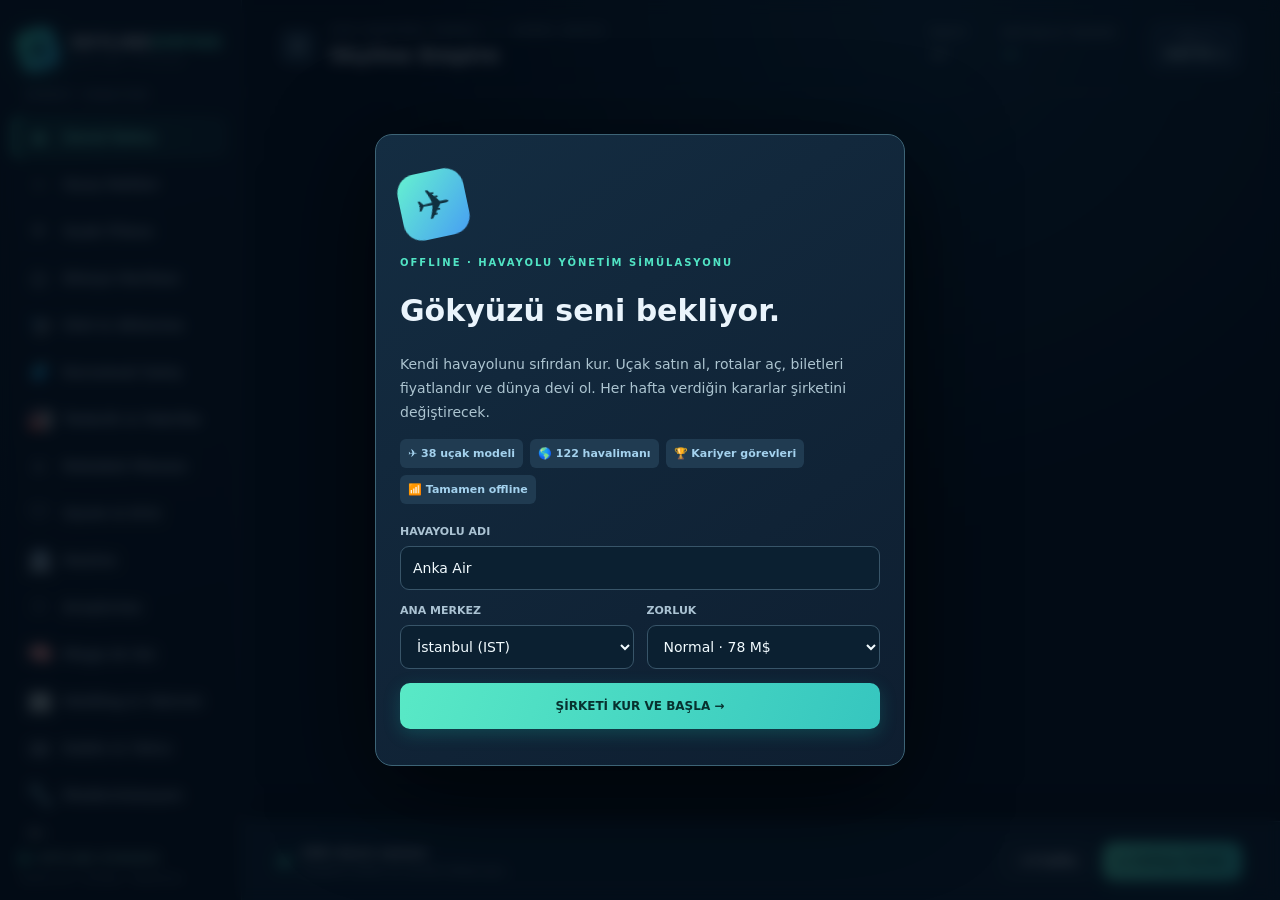
<file: skyline-empire/skyline-empire-v4-offline.html>
<!doctype html>
<html lang="tr">
<head>
  <meta charset="UTF-8">
  <meta name="viewport" content="width=device-width,initial-scale=1,viewport-fit=cover">
  <meta name="theme-color" content="#0a1526">
  <meta name="description" content="Skyline Empire: Kendi havayolu şirketini kur. Tamamen çevrimdışı, gerçekçi ve Türkçe havayolu yönetim oyunu.">
  <meta name="apple-mobile-web-app-capable" content="yes">
  <meta name="apple-mobile-web-app-status-bar-style" content="black-translucent">
  
  
  <style>
@import url('data:text/css,');
:root{--bg:#071322;--nav:#0b1829;--panel:#101f31;--panel2:#13283d;--panel3:#1a3047;--stroke:#263a4e;--text:#eaf4fc;--sub:#a0b1c1;--dim:#668095;--mint:#51e4c4;--teal:#19bda9;--blue:#6298fb;--red:#ff7b85;--gold:#f5c47b;--shadow:0 14px 40px #02091238;--radius:15px;font-family:Inter,ui-sans-serif,system-ui,-apple-system,'Segoe UI',sans-serif;font-synthesis:none;color-scheme:dark}
*{box-sizing:border-box}html{background:var(--bg);height:100%}body{margin:0;background:radial-gradient(ellipse at 72% 0%,#102e45 0,transparent 42%),var(--bg);color:var(--text);font-size:14px;min-width:340px}button,input,select{font:inherit}button{cursor:pointer}button:disabled{opacity:.42;cursor:not-allowed}button:focus-visible,input:focus-visible,select:focus-visible{outline:2px solid var(--mint);outline-offset:2px}a{color:var(--mint)}.app-shell{display:flex;min-height:100vh}.sidebar{background:linear-gradient(165deg,#0b1b2c,#081422);border-right:1px solid #20384a;width:242px;flex-shrink:0;display:flex;flex-direction:column;position:sticky;top:0;height:100vh;z-index:5}.brand{display:flex;align-items:center;gap:12px;padding:28px 18px 37px}.brand-logo{width:43px;height:43px;display:grid;place-items:center;border-radius:13px;background:linear-gradient(135deg,#40e7bc,#29a5d8);box-shadow:0 5px 25px #23c2ab44;color:#072b35;font-size:30px;font-weight:900;transform:rotate(-16deg)}.brand strong{font-size:16px;letter-spacing:.7px;display:block}.brand strong span{color:var(--mint)}.brand small{color:var(--dim);display:block;font-size:9px;letter-spacing:2.8px;margin-top:4px}.sideline{font-size:10px;letter-spacing:1.8px;color:var(--dim);margin:0 25px 14px;font-weight:700}.navigation{display:grid;gap:3px;padding:0 12px}.nav-item{display:flex;gap:12px;align-items:center;color:#9eb1c2;background:transparent;border:0;text-align:left;padding:13px 15px;border-radius:10px;font-weight:650;transition:.15s}.nav-item span{font-size:21px;width:24px;text-align:center;line-height:18px}.nav-item:hover{background:#1a3042;color:white}.nav-item.active{background:linear-gradient(95deg,#1c665d77,#1f5c6444);color:#73f7d7;box-shadow:inset 3px 0 #49e9c4}.sidebar-footer{margin:auto 21px 24px;padding-top:18px}.connection{font-size:10px;letter-spacing:1.3px;color:#99d4c8;font-weight:800}.online-dot{display:inline-block;background:var(--mint);width:7px;height:7px;border-radius:50%;box-shadow:0 0 12px var(--mint);margin-right:6px}.version{font-size:10px;color:var(--dim);margin-top:9px}.content-shell{width:calc(100% - 242px);min-height:100vh;display:flex;flex-direction:column;padding-bottom:86px}.topbar{height:93px;padding:20px clamp(18px,3vw,45px);display:flex;justify-content:space-between;align-items:center;gap:12px;border-bottom:1px solid #24405788}.topbar-left{display:flex;gap:14px;align-items:center}.top-kicker{font-size:10px;letter-spacing:1.7px;color:var(--dim);font-weight:800;margin-bottom:7px}.top-divider{color:var(--mint);margin:0 7px}.topbar-left strong{font-size:20px;letter-spacing:.1px}.topbar-right{display:flex;gap:clamp(12px,2.6vw,39px);align-items:center}.header-stat{display:flex;flex-direction:column;gap:6px}.header-stat small,.week-pill small{font-size:9px;letter-spacing:1.5px;color:#899cad;font-weight:800}.header-stat strong{font-size:17px;font-variant-numeric:tabular-nums}.header-profit strong{color:var(--mint)}.week-pill{background:#19324a;border:1px solid #2a4e66;border-radius:11px;padding:9px 14px;display:flex;flex-direction:column;gap:5px;align-items:center}.week-pill strong{font-size:12px;color:#d3f9f5;letter-spacing:.7px}.mobile-menu{display:none}.main{padding:29px clamp(18px,3vw,45px);max-width:1770px;width:100%;margin:0 auto;flex:1}.eyebrow{font-size:10px;text-transform:uppercase;letter-spacing:2px;color:var(--mint);font-weight:800}.page-head{display:flex;justify-content:space-between;gap:12px;align-items:end;margin-bottom:25px}.page-head h1{font-size:clamp(24px,3vw,34px);font-weight:800;line-height:1.15;margin:7px 0 7px;letter-spacing:-.9px}.page-head p{margin:0;color:var(--sub);line-height:1.6}.page-actions{display:flex;gap:9px;flex-wrap:wrap}.btn{border-radius:10px;border:1px solid #35546a;background:#1d354b;color:#e9f5ff;font-size:12px;font-weight:750;min-height:38px;padding:10px 16px;transition:.17s;white-space:nowrap}.btn:hover:not(:disabled){transform:translateY(-1px);filter:brightness(1.13)}.btn-primary{background:linear-gradient(110deg,#59e9c6,#36c6bf);border:0;color:#07312f;box-shadow:0 5px 17px #15b8a83d}.btn-ghost{background:#1b3044aa}.btn-red{border-color:#6a3446;background:#4a2435;color:#ffc3c7}.btn-small{padding:7px 11px;min-height:31px;font-size:11px}.btn-icon{font-size:16px}.muted{color:var(--sub)}.tiny{font-size:11px;color:var(--sub)}.good{color:var(--mint)!important}.bad{color:var(--red)!important}.gold{color:var(--gold)!important}.blue{color:var(--blue)!important}.panel{border:1px solid var(--stroke);border-radius:var(--radius);background:linear-gradient(145deg,#11253a,#0e1e30);box-shadow:0 6px 24px #00000012;padding:20px;min-width:0}.panel-title{display:flex;justify-content:space-between;gap:10px;align-items:center;margin-bottom:15px}.panel-title h3{font-size:15px;letter-spacing:-.2px;margin:0}.panel-title small{color:var(--dim)}.stats-grid{display:grid;grid-template-columns:repeat(4,minmax(0,1fr));gap:14px;margin-bottom:16px}.stat-card{padding:18px 19px;position:relative;overflow:hidden;min-width:0}.stat-card:before{content:'';position:absolute;right:-32px;top:-41px;width:130px;height:130px;background:radial-gradient(circle,#50decf14,transparent 68%)}.stat-label{font-size:10px;letter-spacing:1.4px;color:#91a8bb;text-transform:uppercase;font-weight:800;display:flex;justify-content:space-between;gap:5px;align-items:center}.stat-label span{font-size:17px;color:#7ec0c1}.stat-number{font-size:clamp(20px,2.5vw,31px);font-weight:850;letter-spacing:-.8px;margin:12px 0 6px;font-variant-numeric:tabular-nums}.stat-foot{font-size:11px;color:#8199ac}.main-grid{display:grid;grid-template-columns:minmax(0,1.8fr) minmax(270px,1fr);gap:16px}.stack{display:flex;flex-direction:column;gap:16px}.map-panel{padding:0;overflow:hidden}.map-panel>.panel-title{padding:20px 22px 0;margin-bottom:0}.map-stage{position:relative;overflow:hidden}.map-stage svg{display:block;width:100%;height:auto;min-height:210px}.map-bottom{display:flex;align-items:center;justify-content:space-between;gap:10px;padding:14px 19px;border-top:1px solid #294254;font-size:11px;color:#92afc0}.map-legend{display:flex;gap:14px;align-items:center}.legend-dot{width:8px;height:8px;display:inline-block;border-radius:50%;background:var(--mint);margin-right:5px}.legend-dot.alt{background:#60a5fa}.route-line{stroke:#43e0c4;stroke-width:2;fill:none;stroke-dasharray:5 5;opacity:.84}.route-line.inactive{stroke:#a77d89;opacity:.35}.map-dot{fill:#a5c4d7;opacity:.72}.map-dot.hub{fill:#58e5c3;stroke:#5aebc433;stroke-width:13;opacity:1}.map-label{font-size:9px;fill:#c5e6eb;letter-spacing:.2px}.map-airport{cursor:pointer}.map-airport:hover .map-dot{fill:#fff}.action-row{display:flex;flex-wrap:wrap;gap:8px}.section-grid{display:grid;grid-template-columns:repeat(2,minmax(0,1fr));gap:15px}.list-rows{display:grid;gap:9px}.row-card{display:flex;align-items:center;justify-content:space-between;gap:12px;background:#142b405f;border:1px solid #2a4456;border-radius:11px;padding:12px 13px}.row-card strong{font-size:12px}.row-card small{font-size:10px;line-height:1.5;color:#92a8b9;display:block;margin-top:4px}.row-right{text-align:right;flex-shrink:0}.mini-pill,.tag{display:inline-flex;align-items:center;gap:5px;background:#24504b;color:#78f4d6;border-radius:6px;padding:5px 8px;font-size:10px;font-weight:800}.tag{background:#203b51;color:#a4d2ee}.tag.amber{background:#5a422a;color:#f6c989}.tag.red{background:#5c2c3c;color:#ffaab4}.item-title{display:flex;gap:8px;align-items:center;flex-wrap:wrap}.empty{text-align:center;padding:40px 18px;color:var(--sub)}.empty-icon{font-size:46px;margin-bottom:10px}.empty strong{color:var(--text);display:block;margin-bottom:8px;font-size:17px}.progress-track{height:7px;border-radius:20px;background:#284057;overflow:hidden}.progress-fill{height:100%;background:linear-gradient(90deg,#299aab,#5be7c4);border-radius:20px}.table-scroll{overflow-x:auto;border-radius:11px}.data-table{width:100%;border-collapse:collapse;text-align:left;min-width:540px}.data-table th{font-size:10px;color:#839aac;letter-spacing:.9px;text-transform:uppercase;padding:12px;border-bottom:1px solid var(--stroke)}.data-table td{padding:14px 12px;font-size:12px;border-bottom:1px solid #23394b}.data-table tr:last-child td{border-bottom:0}.data-table strong{font-size:12px}.data-table small{display:block;color:#8ca2b4;margin-top:5px}.table-actions{display:flex;gap:5px;align-items:center;flex-wrap:wrap}.metric-sub{font-size:11px;color:var(--sub)}.value-large{font-size:24px;font-weight:800;letter-spacing:-.4px}.cards-grid{display:grid;grid-template-columns:repeat(3,minmax(0,1fr));gap:15px}.aircraft-card{display:flex;flex-direction:column;gap:12px}.plane-art{height:95px;border-radius:10px;background:radial-gradient(ellipse at center,#23465d,#12253c 70%);display:grid;place-items:center;position:relative;overflow:hidden}.plane-art:after{content:'';position:absolute;inset:30% -20%;border:1px solid #2c5f72;border-radius:50%;transform:rotate(-15deg)}.plane-art .plane-icon{font-size:65px;color:#b0d4e5;line-height:1;transform:rotate(-25deg);text-shadow:0 0 25px #39dabb44;z-index:1}.card-top{display:flex;align-items:center;justify-content:space-between;gap:8px}.card-top h3{margin:0;font-size:15px}.card-top small{color:var(--dim)}.plane-specs{display:grid;grid-template-columns:repeat(3,1fr);gap:8px}.plane-specs>div{background:#1a3549;padding:9px;border-radius:8px}.plane-specs strong{display:block;font-size:13px}.plane-specs small{display:block;font-size:9px;color:var(--sub);margin-top:4px}.card-actions{display:flex;gap:7px;flex-wrap:wrap;margin-top:auto}.resource-card{display:flex;gap:12px;align-items:flex-start}.resource-emoji{font-size:23px;background:#183b4a;width:46px;height:46px;display:grid;place-items:center;border-radius:10px;flex-shrink:0}.resource-text{flex:1}.resource-text h3{font-size:13px;margin:0 0 5px}.resource-text p{font-size:11px;margin:0 0 10px;color:#9cb2c2;line-height:1.6}.resource-footer{display:flex;align-items:center;justify-content:space-between;gap:8px;flex-wrap:wrap}.hero{border:1px solid #2a827c;border-radius:17px;background:radial-gradient(ellipse at 83% 50%,#1d616044,transparent 46%),linear-gradient(115deg,#123a4b,#112437 80%);padding:25px;display:flex;align-items:center;justify-content:space-between;gap:15px;margin-bottom:17px}.hero h2{font-size:clamp(19px,2.6vw,29px);margin:5px 0 9px;line-height:1.2}.hero p{color:#a1bccb;line-height:1.6;margin:0;max-width:540px;font-size:12px}.hero-symbol{font-size:70px;opacity:.55;transform:rotate(-24deg)}.notice{background:#4d3b2744;border:1px solid #7d613e;padding:13px 16px;border-radius:11px;color:#f4c895;font-size:12px;margin-bottom:16px}.command-bar{position:fixed;bottom:0;left:242px;right:0;z-index:4;min-height:79px;display:flex;align-items:center;justify-content:space-between;gap:13px;padding:12px clamp(18px,3vw,45px);background:#10273bea;backdrop-filter:blur(16px);border-top:1px solid #35576a;box-shadow:0 -8px 28px #0005}.turn-left{display:flex;align-items:center;gap:12px}.turn-left strong{display:block;font-size:12px}.turn-left small{display:block;font-size:10px;color:#91abbd;margin-top:5px}.turn-pulse{background:#51e4c4;border-radius:50%;width:9px;height:9px;box-shadow:0 0 16px #51e4c4}.turn-actions{display:flex;gap:9px}.bottom-nav{display:none}.modal-backdrop{position:fixed;inset:0;z-index:20;display:grid;place-items:center;padding:18px;background:#020912c9;backdrop-filter:blur(7px)}.modal{width:min(530px,100%);max-height:min(90vh,860px);overflow:auto;border-radius:17px;border:1px solid #3d6476;background:linear-gradient(145deg,#142d42,#0e1e30);box-shadow:0 24px 100px #000a;padding:24px}.modal.wide{width:min(690px,100%)}.modal-header{display:flex;justify-content:space-between;align-items:start;gap:15px}.modal-header h2{margin:3px 0 8px;font-size:23px}.modal-header p{font-size:12px;color:var(--sub);line-height:1.6}.icon-btn{background:#1f394e;color:#d0e8f3;border:1px solid #35516b;border-radius:8px;width:35px;height:35px;display:grid;place-items:center;font-size:17px}.form-grid{display:grid;grid-template-columns:repeat(2,minmax(0,1fr));gap:13px}.field{display:flex;flex-direction:column;gap:8px;margin-bottom:14px}.field label{font-size:11px;color:#abc3d3;font-weight:800}.field input,.field select{width:100%;border-radius:9px;background:#0b2031;color:#f2fbff;padding:12px;border:1px solid #385569;min-height:44px}.field option{background:#0b2031}.field input[type=range]{padding:0;height:32px;accent-color:var(--mint)}.field-hint{color:#91aabd;font-size:10px;line-height:1.5}.field-full{grid-column:1/-1}.modal-actions{display:flex;align-items:center;justify-content:flex-end;gap:9px;margin-top:16px;flex-wrap:wrap}.preview{border:1px solid #2f5a65;background:#102f3c;border-radius:12px;padding:13px 16px;margin-top:8px}.preview-grid{display:grid;grid-template-columns:repeat(3,1fr);gap:11px}.preview small{display:block;font-size:10px;color:#a1b9c5}.preview strong{display:block;margin-top:6px;font-size:16px}.welcome{padding:12px 0}.welcome-logo{width:67px;height:67px;background:linear-gradient(135deg,#65f2d0,#479ef3);display:grid;place-items:center;border-radius:19px;color:#103140;font-size:42px;transform:rotate(-12deg);margin-bottom:19px}.welcome h2{font-size:30px}.welcome p{color:#acc4d0;line-height:1.7}.intro-pills{display:flex;gap:7px;flex-wrap:wrap;margin:14px 0 21px}.intro-pills .tag{font-size:11px;padding:8px}.event-emoji{font-size:49px;text-align:center}.event-option{width:100%;display:block;text-align:left;padding:15px;background:#19384c;border:1px solid #3b5d6f;border-radius:10px;color:white;margin-top:10px;font-weight:700}.event-option:hover{border-color:var(--mint);background:#244a59}.info-grid{display:grid;grid-template-columns:repeat(2,minmax(0,1fr));gap:10px}.info-box{background:#1b3447;border:1px solid #2e495b;border-radius:9px;padding:12px}.info-box small{font-size:10px;color:#9eb2c4;display:block}.info-box strong{font-size:16px;margin-top:6px;display:block}.chart-panel svg{width:100%;height:150px;display:block}.rank-row{display:grid;grid-template-columns:25px 1fr auto;gap:11px;align-items:center;border-bottom:1px solid #2a4053;padding:12px 0}.rank-row:last-child{border:0}.rank-pos{font-weight:800;color:#7b9eb2;font-size:17px}.rank-row strong{font-size:12px}.rank-row small{color:#829daf;font-size:10px;display:block;margin-top:5px}.task-grid{display:grid;grid-template-columns:repeat(2,minmax(0,1fr));gap:12px}.task{background:#132b40;border:1px solid #2f4a5f;border-radius:12px;padding:16px}.task h3{font-size:13px;margin:0 0 7px}.task p{color:var(--sub);font-size:11px;line-height:1.5;min-height:30px}.task .progress-track{margin:12px 0}.task-footer{display:flex;justify-content:space-between;align-items:center;gap:8px;margin-top:13px}.task-done{border-color:#357c68;background:#153d3d}.log-item{border-left:2px solid #426783;padding:5px 0 10px 14px;margin:0 0 10px}.log-item.good{border-color:var(--mint)}.log-item.bad{border-color:var(--red)}.log-item strong{font-size:12px;color:#dbe8f3}.log-item small{display:block;color:#829eaf;margin-top:3px;font-size:10px}.log-item p{color:#a7bac8;font-size:11px;line-height:1.5;margin:5px 0 0}.tabs{display:flex;gap:6px;flex-wrap:wrap;margin-bottom:15px}.tab{border:1px solid #2a4960;background:#163147;border-radius:9px;padding:9px 13px;color:#9fbbcb;font-weight:700;font-size:11px}.tab.active{border-color:#3b8c8e;background:#215458;color:#7bf3d8}.tip{color:#8ea9ba;font-size:11px;line-height:1.65;margin-top:9px}.warning-strip{border:1px solid #704d42;background:#4a2b2a4c;padding:14px;border-radius:11px;color:#ffc3b0;margin-bottom:17px}.board-card{background:linear-gradient(120deg,#18443e,#123149);border:1px solid #3c857c;border-radius:12px;padding:19px}.board-card h3{margin:0 0 6px}.board-card p{color:#acd5d2;line-height:1.6;font-size:12px}.save-input{display:none}#toasts{position:fixed;bottom:95px;right:25px;z-index:50;display:grid;gap:8px;max-width:min(92vw,350px)}.toast{padding:13px 17px;background:#173b49;border:1px solid #419b89;border-radius:12px;box-shadow:var(--shadow);color:#dafef4;font-size:12px;line-height:1.5}.toast.error{background:#492632;border-color:#a4505b;color:#ffdade}.separator{height:1px;background:var(--stroke);margin:15px 0}.desc{font-size:12px;line-height:1.65;color:#a6bbcc}.mini-stats{display:flex;gap:13px;flex-wrap:wrap;color:#99bdc7;font-size:11px}.mini-stats b{color:#e4f2fa}.mobile-only{display:none}.mt-12{margin-top:12px}.mb-0{margin-bottom:0}
@media(max-width:1260px){.main-grid{grid-template-columns:minmax(0,1.45fr) minmax(260px,1fr)}.cards-grid{grid-template-columns:repeat(2,minmax(0,1fr))}.header-stat{display:none}}
@media(max-width:980px){.sidebar{width:74px}.brand{padding:23px 14px}.brand>div:last-child,.sideline,.nav-item:not(.active){font-size:0}.brand-logo{width:43px;flex-shrink:0}.navigation{padding:0 9px}.nav-item{font-size:0;justify-content:center;padding:13px 7px}.nav-item span{font-size:22px}.sidebar-footer{display:none}.content-shell{width:calc(100% - 74px)}.command-bar{left:74px}.main-grid{grid-template-columns:1fr 1fr}.stats-grid{grid-template-columns:repeat(2,minmax(0,1fr))}}
@media(max-width:680px){.app-shell{display:block}.sidebar{position:fixed;transform:translateX(-110%);width:240px;box-shadow:10px 0 40px #0007;transition:transform .2s;z-index:30}.sidebar.menu-open{transform:translateX(0)}.sidebar .brand>div:last-child,.sidebar .sideline{display:block}.sidebar .nav-item,.sidebar .nav-item:not(.active){font-size:13px;justify-content:flex-start}.sidebar .nav-item span{font-size:21px}.sidebar-footer{display:block}.content-shell{width:100%;padding-bottom:170px}.mobile-menu{display:grid}.topbar{height:77px;padding:12px 15px}.top-kicker{font-size:8px;letter-spacing:1px}.topbar-left strong{font-size:15px}.topbar-right{gap:7px}.week-pill{padding:8px 9px}.week-pill small{font-size:8px}.week-pill strong{font-size:10px}.main{padding:20px 13px}.page-head{align-items:start;flex-wrap:wrap;margin-bottom:18px}.page-head h1{font-size:25px}.page-head p{font-size:12px}.hero{padding:20px}.hero-symbol{font-size:37px}.stats-grid{grid-template-columns:repeat(2,minmax(0,1fr));gap:10px}.stat-card{padding:14px}.stat-label{font-size:9px;letter-spacing:.75px}.stat-number{font-size:22px}.stat-foot{font-size:10px}.main-grid{grid-template-columns:1fr}.section-grid,.cards-grid,.task-grid{grid-template-columns:1fr}.panel{padding:16px}.map-panel{padding:0}.map-panel>.panel-title{padding:16px 16px 0}.command-bar{left:0;bottom:64px;min-height:65px;padding:9px 12px}.turn-left small{display:none}.turn-left strong{font-size:10px}.turn-actions{gap:6px}.turn-actions .btn{padding:8px 10px;min-height:38px;font-size:11px}.bottom-nav{display:flex;position:fixed;bottom:0;left:0;right:0;height:calc(64px + env(safe-area-inset-bottom));padding-bottom:env(safe-area-inset-bottom);justify-content:space-around;align-items:center;background:#0b2032f5;border-top:1px solid #355069;z-index:7}.bottom-nav button{flex:1;display:grid;place-items:center;gap:3px;background:transparent;border:0;color:#8199ad;font-size:21px}.bottom-nav button.active{color:var(--mint)}.bottom-nav small{font-size:9px;font-weight:800}.modal{padding:19px;max-height:89vh}.form-grid{grid-template-columns:1fr}.field-full{grid-column:auto}#toasts{bottom:138px;right:12px;left:12px;max-width:none}.preview-grid{gap:6px}.preview strong{font-size:13px}}
@media(prefers-reduced-motion:reduce){*{transition:none!important;animation:none!important}}

/* Skyline Empire 2.0 — large-scale control surfaces */
.exp-columns{display:grid;grid-template-columns:repeat(2,minmax(0,1fr));gap:16px;margin:18px 0}
.exp-stats{margin:14px 0 18px}
.exp-row{padding:15px 0;display:flex;justify-content:space-between;align-items:center;gap:16px;border-bottom:1px solid rgba(120,160,190,.15)}
.exp-row:last-child{border-bottom:0}
.exp-text{display:flex;flex-direction:column;gap:6px;min-width:0;flex:1}
.exp-text strong{font-size:14px;color:#eaf7ff}
.exp-text small{font-size:12px;line-height:1.5;color:#9fb5cc}
.exp-buttons{display:flex;align-items:center;flex-wrap:wrap;justify-content:flex-end;gap:6px;max-width:62%}
.exp-buttons button{font-size:11px;padding:9px 10px;white-space:normal;line-height:1.25}
.exp-triple{display:grid;grid-template-columns:repeat(3,1fr);gap:12px}
.exp-card{border-radius:12px;background:rgba(37,65,90,.42);border:1px solid rgba(130,170,200,.15);padding:14px}
.exp-card h3{font-size:12px;color:#9bb5ca;margin:0 0 8px}
.exp-card p{font-size:21px;font-weight:800;color:#eaf9ff;margin:0 0 4px}
.exp-card small{font-size:11px;color:#91aabc}
.exp-meter{display:flex;gap:12px;align-items:center;margin:10px 0 20px}
.exp-meter span{white-space:nowrap;font-size:13px;color:#a9c3d6}
.exp-meter .progress-track{flex:1}
.chart-holder{min-height:180px}
.chart-holder svg{width:100%;height:165px}
@media(max-width:1150px){.exp-columns{grid-template-columns:1fr}}
@media(max-width:640px){.exp-row{flex-direction:column;align-items:stretch}.exp-buttons{max-width:none;justify-content:flex-start}.exp-triple{grid-template-columns:1fr}.exp-columns{gap:12px}.exp-buttons button{font-size:12px}}

/* Mega expansion: mobile-first upgrades */
.mega-tabs {display:flex;gap:8px;flex-wrap:wrap;margin:16px 0;}
.mega-tabs .tab {white-space:normal;font-size:12px;padding:9px 13px;}
.mega-cabin-grid {align-items:start;}
.mega-cabin-grid .panel {min-width:0;}
.mega-cabin-grid .field select {width:100%;max-width:100%;}
.mega-spark {display:flex;gap:3px;align-items:end;height:160px;border-bottom:1px solid #496077;padding:8px;}
.mega-spark-bar {flex:1;min-width:4px;background:linear-gradient(0deg,#147c85,#6df5ce);border-radius:4px 4px 0 0;}
@media(max-width:650px){.mega-tabs{flex-wrap:nowrap;overflow-x:auto;padding-bottom:6px}.mega-tabs .tab{flex-shrink:0}.mega-cabin-grid{grid-template-columns:1fr!important}.exp-row{gap:9px;flex-wrap:wrap}.exp-buttons{max-width:100%;flex-wrap:wrap}}
/* All 18 navigation items remain reachable even on short phones and laptops. */
.sidebar .navigation{flex:1;min-height:0;overflow-y:auto;overscroll-behavior:contain;scrollbar-width:thin;scrollbar-color:#3c6677 transparent;}
.sidebar .brand{padding-bottom:19px;flex-shrink:0;}
.sidebar .sideline{flex-shrink:0;}
.sidebar .sidebar-footer{margin:0 21px 16px;flex-shrink:0;}
@media(max-width:680px){.sidebar{height:100dvh}.sidebar .navigation{overflow-y:auto;scroll-padding-bottom:20px}}

/* 4.0 — cross-system enterprise management */
.ind-status{display:block;margin-top:6px;color:#e7c78c;font-size:10px;line-height:1.45}
.ind-spark{height:110px;display:flex;align-items:end;gap:3px;padding:12px;background:#102c3d;border:1px solid #355165;border-radius:12px;overflow:hidden}
.ind-tiny{flex:1;min-width:2px;background:linear-gradient(#62ebd0,#357b9c);border-radius:3px 3px 0 0;transition:height .2s}
.ind-scroll{max-height:560px;overflow-y:auto;padding-right:6px;overscroll-behavior:contain}
.ind-scroll::-webkit-scrollbar{width:6px}.ind-scroll::-webkit-scrollbar-thumb{background:#3b6875;border-radius:3px}

</style>
  <title>Skyline Empire — Airline Tycoon</title>
</head>
<body>
  <div id="app" class="app-shell">
    <aside class="sidebar">
      <div class="brand"><div class="brand-logo">✈</div><div><strong>SKYLINE<span>EMPIRE</span></strong><small>AIRLINE TYCOON</small></div></div>
      <div class="sideline">ŞİRKET YÖNETİMİ</div>
      <nav class="navigation" id="navigation" aria-label="Ana menü">
        <button data-view="dashboard" class="nav-item active"><span>◈</span> Genel Bakış</button>
        <button data-view="routes" class="nav-item"><span>⌁</span> Uçuş Hatları</button>
        <button data-view="fleet" class="nav-item"><span>✈</span> Uçak Filosu</button>
        <button data-view="market" class="nav-item"><span>◎</span> Dünya Haritası</button>
        <button data-view="network" class="nav-item"><span>🛬</span> Slot & Aktarma</button>
        <button data-view="corporate" class="nav-item"><span>🧳</span> Kurumsal Satış</button>
        <button data-view="supply" class="nav-item"><span>🏭</span> Tedarik & Fabrika</button>
        <button data-view="competition" class="nav-item"><span>⚔</span> Rekabet Masası</button>
        <button data-view="compliance" class="nav-item"><span>🛡</span> Uyum & Kriz</button>
        <button data-view="treasury" class="nav-item"><span>🏦</span> Hazine</button>
        <button data-view="research" class="nav-item"><span>✧</span> Araştırma</button>
        <button data-view="lab" class="nav-item"><span>🧠</span> Mega Ar-Ge</button>
        <button data-view="board" class="nav-item"><span>🏢</span> Holding & Yatırım</button>
        <button data-view="cabin" class="nav-item"><span>🎟</span> Kabin & Yolcu</button>
        <button data-view="hangar" class="nav-item"><span>🔧</span> Modernizasyon</button>
        <button data-view="intelligence" class="nav-item"><span>📡</span> Pazar & Risk</button>
        <button data-view="operations" class="nav-item"><span>⚙</span> Operasyon</button>
        <button data-view="cargo" class="nav-item"><span>▣</span> Kargo Merkezi</button>
        <button data-view="people" class="nav-item"><span>♙</span> Personel</button>
        <button data-view="strategy" class="nav-item"><span>♟</span> Strateji</button>
        <button data-view="analytics" class="nav-item"><span>◫</span> Analitik</button>
        <button data-view="finance" class="nav-item"><span>▥</span> Finans</button>
        <button data-view="career" class="nav-item"><span>★</span> Kariyer ve Görevler</button>
        <button data-view="settings" class="nav-item"><span>⚙</span> Oyun Ayarları</button>
      </nav>
      <div class="sidebar-footer"><div class="connection"><span class="online-dot"></span> OFFLINE OYNANIŞ</div><div class="version">Sürüm 4.0 · Ücretsiz · Reklamsız</div></div>
    </aside>
    <div class="content-shell">
      <header class="topbar">
        <div class="topbar-left"><button id="mobile-menu" aria-label="Menü" class="icon-btn mobile-menu">☰</button><div><div class="top-kicker">CEO KONTROL PANELİ <span class="top-divider">/</span> <span id="view-crumb">GENEL BAKIŞ</span></div><strong id="company-title">Skyline Empire</strong></div></div>
        <div class="topbar-right"><div class="header-stat"><small>NAKİT</small><strong id="top-cash">—</strong></div><div class="header-stat header-profit"><small>HAFTALIK TAHMİN</small><strong id="top-profit">—</strong></div><div class="week-pill"><small>YIL <span id="top-year">1</span></small><strong>HAFTA <span id="top-week">1</span></strong></div></div>
      </header>
      <main class="main" id="main"><div id="view" aria-live="polite"></div></main>
      <div class="command-bar"><div class="turn-left"><span class="turn-pulse"></span><div><strong id="turn-head">CEO: Karar zamanı</strong><small id="turn-caption">Uçuşlarını yönet, bir sonraki haftaya geç.</small></div></div><div class="turn-actions"><button class="btn btn-ghost" data-action="advance" data-weeks="4" title="Dört hafta ilerlet">+4 hafta</button><button class="btn btn-primary" data-action="advance" data-weeks="1"><span>▶</span> Haftayı İlerlet</button></div></div>
    </div>
  </div>
  <nav class="bottom-nav" aria-label="Mobil menü"><button data-view="dashboard" class="active">◈<small>Genel</small></button><button data-view="routes">⌁<small>Hatlar</small></button><button data-view="fleet">✈<small>Filo</small></button><button data-view="market">◎<small>Harita</small></button><button data-view="career">★<small>Görevler</small></button></nav>
  <div id="modal-root"></div><div id="toasts" aria-live="polite"></div>
  <script>
(function(root){
'use strict';
const CITIES=[
['IST','İstanbul','Türkiye',41.01,28.98,165,2.0,0],['ANK','Ankara','Türkiye',39.93,32.86,115,1.2,0],['ADB','İzmir','Türkiye',38.42,27.14,104,1.3,0],['AYT','Antalya','Türkiye',36.89,30.71,126,1.8,0],['SAW','Sabiha Gökçen','Türkiye',40.9,29.31,122,1.2,0],
['LHR','Londra','Birleşik Krallık',51.47,-0.45,170,2.3,1],['CDG','Paris','Fransa',49.01,2.55,166,2.3,1],['FRA','Frankfurt','Almanya',50.03,8.56,142,1.8,1],['AMS','Amsterdam','Hollanda',52.31,4.76,139,1.8,1],['MAD','Madrid','İspanya',40.47,-3.57,125,1.5,1],['FCO','Roma','İtalya',41.8,12.25,144,2.1,1],['ZRH','Zürih','İsviçre',47.46,8.55,107,1.4,1],['ATH','Atina','Yunanistan',37.94,23.94,118,1.7,1],['BER','Berlin','Almanya',52.37,13.5,119,1.3,1],
['DXB','Dubai','BAE',25.25,55.36,170,2.1,2],['DOH','Doha','Katar',25.27,51.61,131,1.4,2],['CAI','Kahire','Mısır',30.12,31.41,129,1.4,2],['TLV','Tel Aviv','İsrail',32.0,34.87,113,1.2,2],['JED','Cidde','Suudi Arabistan',21.67,39.15,126,1.4,2],['BOM','Mumbai','Hindistan',19.09,72.87,171,1.8,2],['DEL','Delhi','Hindistan',28.56,77.1,165,1.7,2],
['JFK','New York','ABD',40.64,-73.78,190,2.4,3],['LAX','Los Angeles','ABD',33.94,-118.41,160,2.0,3],['ORD','Chicago','ABD',41.98,-87.9,142,1.7,3],['YYZ','Toronto','Kanada',43.68,-79.63,131,1.6,3],['GRU','São Paulo','Brezilya',-23.43,-46.47,149,1.5,3],
['NRT','Tokyo','Japonya',35.77,140.39,174,2.4,4],['ICN','Seul','Güney Kore',37.46,126.44,142,1.8,4],['SIN','Singapur','Singapur',1.36,103.99,148,2.2,4],['BKK','Bangkok','Tayland',13.69,100.75,155,2.0,4],['HKG','Hong Kong','Çin',22.31,113.91,144,1.8,4],['SYD','Sidney','Avustralya',-33.94,151.18,147,1.8,4],['CPT','Cape Town','Güney Afrika',-33.97,18.6,117,1.5,2]
].map(([id,name,country,lat,lon,demand,tourism,region])=>({id,name,country,lat,lon,demand,tourism,region}));
const AIRCRAFT=[
{id:'regional',name:'Embraer E175',type:'Bölgesel',seats:88,range:3900,speed:790,price:16,fuel:.0043,maint:.0023,crew:.023,comfort:65,level:1},
{id:'atr',name:'ATR 72-600',type:'Turboprop',seats:72,range:1450,speed:510,price:11,fuel:.0027,maint:.0016,crew:.019,comfort:53,level:1},
{id:'a220',name:'Airbus A220-300',type:'Dar gövde',seats:145,range:6200,speed:840,price:31,fuel:.0068,maint:.003,crew:.029,comfort:77,level:1},
{id:'b737',name:'Boeing 737-800',type:'Dar gövde',seats:175,range:5400,speed:835,price:34,fuel:.0081,maint:.0035,crew:.033,comfort:70,level:1},
{id:'a320',name:'Airbus A320neo',type:'Dar gövde',seats:180,range:6300,speed:845,price:40,fuel:.0072,maint:.0034,crew:.034,comfort:76,level:2},
{id:'e195',name:'Embraer E195-E2',type:'Bölgesel',seats:132,range:4600,speed:830,price:27,fuel:.0054,maint:.0028,crew:.027,comfort:81,level:2},
{id:'a321',name:'Airbus A321XLR',type:'Uzun menzil',seats:210,range:8700,speed:850,price:59,fuel:.0091,maint:.0043,crew:.039,comfort:82,level:3},
{id:'b787',name:'Boeing 787-9',type:'Geniş gövde',seats:290,range:14100,speed:900,price:115,fuel:.0178,maint:.008,crew:.057,comfort:91,level:4},
{id:'a330',name:'Airbus A330-900',type:'Geniş gövde',seats:310,range:13300,speed:875,price:103,fuel:.0184,maint:.0087,crew:.061,comfort:88,level:4},
{id:'b777',name:'Boeing 777-300ER',type:'Geniş gövde',seats:390,range:13600,speed:905,price:148,fuel:.026,maint:.011,crew:.069,comfort:87,level:5},
{id:'a350',name:'Airbus A350-900',type:'Geniş gövde',seats:340,range:15000,speed:905,price:157,fuel:.021,maint:.009,crew:.067,comfort:95,level:5},
{id:'a380',name:'Airbus A380',type:'Süper jumbo',seats:550,range:15200,speed:900,price:244,fuel:.042,maint:.018,crew:.102,comfort:98,level:6}
];
const UPGRADES=[
{id:'booking',name:'Akıllı Rezervasyon',tag:'Gelir',desc:'Doluluk yönetimi güçlenir, talep %10 artar.',cost:4,level:1,icon:'🎟️'},
{id:'fuel',name:'Yakıt Optimizasyonu',tag:'Operasyon',desc:'Yakıt giderleri %12 azalır.',cost:6,level:1,icon:'⛽'},
{id:'loyalty',name:'Sadakat Programı',tag:'Gelir',desc:'Talep %12 ve itibar kazanımı artar.',cost:8,level:2,icon:'💎'},
{id:'maintenance',name:'Öngörücü Bakım',tag:'Operasyon',desc:'Bakım giderleri ve yıpranma %18 azalır.',cost:8,level:2,icon:'🔧'},
{id:'revenue',name:'Dinamik Fiyatlama',tag:'Gelir',desc:'Bilet gelirleri %9 artar.',cost:12,level:3,icon:'📈'},
{id:'ground',name:'Hızlı Yer Hizmetleri',tag:'Operasyon',desc:'Her uçakta daha fazla sefer yapılabilir.',cost:10,level:3,icon:'🛬'},
{id:'cargo',name:'Kargo Bölümü',tag:'Gelir',desc:'Her aktif uçuşta ek kargo geliri.',cost:16,level:3,icon:'📦'},
{id:'premium',name:'Premium Kabin',tag:'Marka',desc:'Bilet gelirleri %13 artar; pazarlama daha etkili.',cost:20,level:4,icon:'✨'},
{id:'academy',name:'Uçuş Akademisi',tag:'Marka',desc:'Mürettebat giderleri %15 azalır ve güven artar.',cost:15,level:4,icon:'🎓'},
{id:'alliance',name:'Küresel İttifak',tag:'Marka',desc:'Uluslararası hatların talebi %18 artar.',cost:25,level:5,icon:'🌐'},
{id:'eco',name:'Sürdürülebilir Yakıt',tag:'Operasyon',desc:'Yakıt maliyeti %10 azalır, itibar artar.',cost:23,level:5,icon:'🌱'},
{id:'ai',name:'Yapay Zekâ Operasyon',tag:'Gelir',desc:'Talep %8 artar, işletme maliyetleri %6 düşer.',cost:42,level:6,icon:'🧠'}
];
const RIVALS=[{name:'Atlas Wings',color:'#f09a77',share:19,growth:1.1},{name:'Nordic Jet',color:'#89aaff',share:16,growth:.9},{name:'Sunbird Air',color:'#b9a0ff',share:11,growth:1.25}];
const CONTRACTS=[
{id:'launch',name:'İlk Uçuş',text:'İlk aktif rotanı kur.',type:'routes',goal:1,reward:2},
{id:'pax',name:'10.000 Yolcu',text:'Toplam 10.000 yolcu taşı.',type:'pax',goal:10000,reward:5},
{id:'network',name:'Bölgesel Ağ',text:'4 aktif rotaya ulaş.',type:'routes',goal:4,reward:7},
{id:'intl',name:'Dünya Vatandaşı',text:'3 uluslararası rota aç.',type:'intl',goal:3,reward:10},
{id:'fleet',name:'Filo Büyüyor',text:'5 uçağa sahip ol.',type:'fleet',goal:5,reward:12},
{id:'trust',name:'Beş Yıldızlı Marka',text:'İtibarını 80 puana çıkar.',type:'rep',goal:80,reward:8},
{id:'global',name:'Kıtalar Arası',text:'Kıtalar arası bir rota aç.',type:'long',goal:1,reward:15},
{id:'enterprise',name:'Havacılık İmparatorluğu',text:'Şirket değerini 300 M$ üzerine çıkar.',type:'valuation',goal:300,reward:25}
];
const ACHIEVEMENTS=[
{id:'first',name:'Gökyüzüne Merhaba',text:'İlk rota',type:'routes',goal:1,bonus:.5,icon:'🚀'},
{id:'hundred',name:'İlk 1000',text:'1.000 yolcu',type:'pax',goal:1000,bonus:1,icon:'👥'},
{id:'million',name:'Milyoner',text:'100 M$ şirket değeri',type:'valuation',goal:100,bonus:2,icon:'💰'},
{id:'five',name:'Beş Uçak',text:'5 uçaklık filo',type:'fleet',goal:5,bonus:2,icon:'✈️'},
{id:'regional',name:'Uçuş Ağı',text:'6 rota',type:'routes',goal:6,bonus:4,icon:'🕸️'},
{id:'profitable',name:'Altın Hafta',text:'Tek haftada 2 M$ net kâr',type:'profit',goal:2,bonus:3,icon:'🏆'},
{id:'world',name:'Dünya Oyuncusu',text:'10 farklı varış noktası',type:'destinations',goal:10,bonus:6,icon:'🌍'},
{id:'quarter',name:'Uzun Soluklu',text:'52 hafta hayatta kal',type:'week',goal:52,bonus:5,icon:'🗓️'},
{id:'fiveStar',name:'Kusursuz Hizmet',text:'90 itibar',type:'rep',goal:90,bonus:5,icon:'⭐'},
{id:'tycoon',name:'Tycoon',text:'1 milyar $ şirket değeri',type:'valuation',goal:1000,bonus:30,icon:'👑'}
];
const EVENTS=[
{id:'fuel',title:'Akaryakıt piyasasında şok',desc:'Küresel petrol fiyatları yükseldi. Yakıt giderleri önümüzdeki 4 hafta artacak.',emoji:'⛽',options:[{label:'Fiyatları sabitle (−2 M$)',cash:-2,rep:2,effect:{fuel:1.03,weeks:4}},{label:'Piyasanın akışına bırak',effect:{fuel:1.32,weeks:4}}]},
{id:'tourism',title:'Turizm patlaması!',desc:'Tatil sezonunda uçuş talebi artışa geçti.',emoji:'🏖️',options:[{label:'Reklam kampanyası (−1 M$)',cash:-1,effect:{demand:1.28,weeks:5}},{label:'Organik büyümeyi izle',effect:{demand:1.12,weeks:4}}]},
{id:'inspection',title:'Sürpriz havacılık denetimi',desc:'Emniyet ekibi filonu detaylı inceledi.',emoji:'🛡️',options:[{label:'Güvenlik iyileştirmesi (−1.5 M$)',cash:-1.5,rep:4},{label:'Standart incelemeyle devam',rep:-2}]},
{id:'strike',title:'Yer hizmetlerinde grev',desc:'Havalimanlarındaki iş gücü sorunu sefer verimini düşürebilir.',emoji:'📣',options:[{label:'Ek personel tut (−2 M$)',cash:-2,effect:{demand:1.03,weeks:2}},{label:'Mevcut ekiple idare et',rep:-3,effect:{demand:.83,weeks:3}}]},
{id:'viral',title:'Markan sosyal medyada gündem oldu!',desc:'Bir yolcunun paylaşımı şirketinin tanınırlığını artırdı.',emoji:'📸',options:[{label:'Kampanyayı büyüt (−1 M$)',cash:-1,rep:5,effect:{demand:1.15,weeks:4}},{label:'Teşekkür mesajı yayınla',rep:3}]},
{id:'downturn',title:'Ekonomik durgunluk',desc:'Yolcu talebi geçici olarak baskılanıyor.',emoji:'📉',options:[{label:'Esnek biletler (−1 M$)',cash:-1,effect:{demand:.94,weeks:4}},{label:'Normal tarifeyi koru',effect:{demand:.77,weeks:4}}]},
{id:'invest',title:'Yatırım fonundan teklif',desc:'Bir fon uygun şartlarla sermaye desteği sunuyor.',emoji:'💼',options:[{label:'10 M$ kredi al (+10 M$)',cash:10,debt:10},{label:'Bağımsız kal',rep:1}]},
{id:'green',title:'Yeşil havacılık ödülleri',desc:'Çevreci havayolları gündemde. Markan için bir fırsat.',emoji:'🌿',options:[{label:'Sürdürülebilirlik projesi (−3 M$)',cash:-3,rep:7},{label:'Şimdilik yatırım yapma',rep:-1}]}
];
const DIFFICULTY={easy:{name:'Rahat',cash:120,demand:1.17,cost:.88},normal:{name:'Normal',cash:78,demand:1,cost:1},hard:{name:'Zor',cash:55,demand:.85,cost:1.16}};
const data={CITIES,AIRCRAFT,UPGRADES,RIVALS,CONTRACTS,ACHIEVEMENTS,EVENTS,DIFFICULTY};
root.AIR_DATA=data;if(typeof module!=='undefined')module.exports=data;
})(typeof globalThis!=='undefined'?globalThis:this);

</script><script>
(function(root){
'use strict';
const D=root.AIR_DATA||(typeof require!=='undefined'?require('./data.js'):null);
const extraCities=[
['AOE','Eskişehir','Türkiye',39.78,30.52,64,1.1,0],['SZF','Samsun','Türkiye',41.27,36.34,76,1.3,0],['ASR','Kayseri','Türkiye',38.77,35.49,74,1.5,0],['TZX','Trabzon','Türkiye',41,39.79,69,1.6,0],['GZT','Gaziantep','Türkiye',37.06,37.48,78,1.2,0],['VAN','Van','Türkiye',38.47,43.33,60,1.2,0],['DIY','Diyarbakır','Türkiye',37.91,40.22,68,1,0],['ECN','Lefkoşa','KKTC',35.15,33.49,72,1.5,0],
['VIE','Viyana','Avusturya',48.11,16.57,119,1.8,1],['PRG','Prag','Çekya',50.1,14.26,110,1.8,1],['CPH','Kopenhag','Danimarka',55.62,12.65,113,1.5,1],['OSL','Oslo','Norveç',60.19,11.1,102,1.2,1],['ARN','Stockholm','İsveç',59.65,17.92,116,1.3,1],['WAW','Varşova','Polonya',52.17,20.97,123,1.1,1],['DUB','Dublin','İrlanda',53.42,-6.27,108,1.7,1],['LIS','Lizbon','Portekiz',38.78,-9.14,114,2,1],['BCN','Barselona','İspanya',41.3,2.08,153,2.4,1],['MXP','Milano','İtalya',45.63,8.73,137,1.9,1],['MUC','Münih','Almanya',48.35,11.79,131,1.6,1],
['RUH','Riyad','Suudi Arabistan',24.96,46.7,130,1.3,2],['AUH','Abu Dabi','BAE',24.43,54.65,121,1.7,2],['KWI','Kuveyt','Kuveyt',29.23,47.97,96,1.2,2],['ADD','Addis Ababa','Etiyopya',8.98,38.8,103,1.1,2],['NBO','Nairobi','Kenya',-1.32,36.92,116,1.5,2],['JNB','Johannesburg','Güney Afrika',-26.13,28.24,137,1.3,2],['CMN','Kazablanka','Fas',33.37,-7.59,119,1.4,2],
['SFO','San Francisco','ABD',37.62,-122.38,152,2,3],['MIA','Miami','ABD',25.79,-80.29,142,2.2,3],['DFW','Dallas','ABD',32.9,-97.04,139,1.4,3],['SEA','Seattle','ABD',47.45,-122.31,127,1.6,3],['MEX','Meksiko','Meksika',19.44,-99.07,141,1.6,3],['EZE','Buenos Aires','Arjantin',-34.82,-58.54,142,1.5,3],['SCL','Santiago','Şili',-33.39,-70.79,120,1.4,3],
['KUL','Kuala Lumpur','Malezya',2.75,101.71,137,1.6,4],['CGK','Cakarta','Endonezya',-6.13,106.66,162,1.5,4],['MNL','Manila','Filipinler',14.51,121.02,138,1.3,4],['PEK','Pekin','Çin',40.08,116.59,172,1.7,4],['PVG','Şanghay','Çin',31.14,121.81,180,1.8,4],['TPE','Taipei','Tayvan',25.08,121.23,135,1.6,4],['AKL','Auckland','Yeni Zelanda',-37,174.79,112,1.9,4],['MEL','Melbourne','Avustralya',-37.67,144.84,133,1.8,4]
];
D.CITIES.push(...extraCities.map(([id,name,country,lat,lon,demand,tourism,region])=>({id,name,country,lat,lon,demand,tourism,region})));
D.AIRCRAFT.push(...[
{id:'crj',name:'Bombardier CRJ900',type:'Bölgesel',seats:90,range:2900,speed:820,price:18,fuel:.0046,maint:.0025,crew:.023,comfort:69,level:1},
{id:'e190',name:'Embraer E190',type:'Bölgesel',seats:106,range:4400,speed:825,price:23,fuel:.0052,maint:.0027,crew:.027,comfort:72,level:1},
{id:'b737max',name:'Boeing 737 MAX 8',type:'Dar gövde',seats:189,range:6500,speed:839,price:44,fuel:.0074,maint:.0035,crew:.035,comfort:79,level:2},
{id:'a319',name:'Airbus A319neo',type:'Dar gövde',seats:140,range:6900,speed:846,price:35,fuel:.0066,maint:.0032,crew:.03,comfort:82,level:2},
{id:'b767',name:'Boeing 767-300ER',type:'Geniş gövde',seats:260,range:11000,speed:850,price:78,fuel:.017,maint:.009,crew:.056,comfort:75,level:3},
{id:'b7878',name:'Boeing 787-8',type:'Geniş gövde',seats:245,range:13600,speed:903,price:97,fuel:.0158,maint:.0073,crew:.054,comfort:92,level:4},
{id:'a3501000',name:'Airbus A350-1000',type:'Geniş gövde',seats:380,range:15800,speed:905,price:196,fuel:.026,maint:.0113,crew:.074,comfort:96,level:6},
{id:'b747',name:'Boeing 747-8',type:'Süper jumbo',seats:465,range:14300,speed:908,price:204,fuel:.036,maint:.016,crew:.09,comfort:88,level:6}
]);
D.POLICIES=[
{id:'economy',name:'Ekonomik Hizmet',desc:'Maliyet düşer; talep ve marka değeri bir miktar geriler.',demand:.94,price:1,cost:.86,rep:-.05},
{id:'balanced',name:'Dengeli Hizmet',desc:'Verimli operasyon ve iyi yolcu deneyimi.',demand:1,price:1,cost:1,rep:0},
{id:'premium',name:'Üst Düzey Hizmet',desc:'Yüksek servis gideri, yüksek bilet geliri ve güçlü itibar.',demand:1.07,price:1.075,cost:1.22,rep:.11}
];
D.TARIFFS=[{id:'value',name:'Hesaplı',demand:1.11,fare:.92},{id:'standard',name:'Standart',demand:1,fare:1},{id:'business',name:'Business',demand:.91,fare:1.16}];
D.DEPARTMENTS=[
{id:'operations',name:'Operasyon',emoji:'🛫',desc:'Uçakların haftalık operasyonel verimliliği ve güvenliği.',base:.09,hire:.75},
{id:'cabin',name:'Kabin ve Hizmet',emoji:'🛎️',desc:'Yolcu talebi, itibar ve hizmet kalitesi.',base:.075,hire:.65},
{id:'sales',name:'Satış ve Pazarlama',emoji:'📣',desc:'Bilet satışları ve gelir optimizasyonu.',base:.08,hire:.7},
{id:'logistics',name:'Kargo ve Lojistik',emoji:'📦',desc:'Kargo kapasitesi, tonaj ve anlaşma hizmeti.',base:.07,hire:.6}
];
D.CARGO=[
{id:'none',name:'Kargo taşımacılığı yok',price:0,volume:0,handling:0,risk:0},
{id:'general',name:'Standart Kargo',price:.0015,volume:1,handling:.00036,risk:0},
{id:'express',name:'Ekspres Kargo',price:.00245,volume:.63,handling:.00056,risk:.02},
{id:'pharma',name:'Soğuk Zincir / İlaç',price:.00325,volume:.41,handling:.00081,risk:.04}
];
D.ALLIANCES=[
{id:'none',name:'Bağımsız Havayolu',cost:0,fee:0,demand:1,cargo:1,desc:'Bağımsız büyüme; ittifak ücreti yok.'},
{id:'regional',name:'Anadolu Connect',cost:4,fee:.08,demand:1.065,cargo:1.05,desc:'Bölgesel bağlantı ve kod paylaşımı.'},
{id:'global',name:'Global Sky Network',cost:14,fee:.23,demand:1.13,cargo:1.12,desc:'Uluslararası yolcu ve kargo erişimi.'},
{id:'premium',name:'Aero Elite Alliance',cost:29,fee:.38,demand:1.17,cargo:1.22,desc:'Premium uluslararası ağ ve yüksek hizmet standardı.'}
];
D.MAINTENANCE=[{id:'budget',name:'Asgari Bakım',cost:.84,wear:1.22,rep:-.055},{id:'standard',name:'Standart Bakım',cost:1,wear:1,rep:0},{id:'proactive',name:'Önleyici Bakım',cost:1.31,wear:.69,rep:.06}];
D.CAMPAIGNS=[{id:'domestic',name:'Ulusal Tanıtım',cost:2.3,weeks:5,demand:1.10,rep:.5},{id:'global',name:'Küresel Marka',cost:8,weeks:7,demand:1.17,rep:1.5},{id:'family',name:'Aile ve Turizm',cost:3.4,weeks:6,demand:1.12,rep:.8}];
D.CARGO_CONTRACTS=[
{id:'postal',name:'Ulusal Posta Dağıtımı',duration:9,minTons:4,payment:.23,penalty:.08,deposit:.5,rep:30},
{id:'medical',name:'Tıbbi Malzeme Sevkiyatı',duration:12,minTons:8,payment:.58,penalty:.22,deposit:1.4,rep:52},
{id:'express',name:'Küresel Ekspres',duration:14,minTons:18,payment:1.12,penalty:.41,deposit:3,rep:67},
{id:'freight',name:'Endüstriyel Lojistik',duration:18,minTons:32,payment:1.85,penalty:.7,deposit:5,rep:76}
];
D.UPGRADES.push(...[
{id:'handling',name:'Akıllı Kargo Terminali',tag:'Operasyon',desc:'Kargo kapasitesi %20 artar.',cost:12,level:2,icon:'🏗️'},
{id:'safebag',name:'İleri Bagaj Takibi',tag:'Marka',desc:'Kargo teslimat geliri %8 ve müşteri memnuniyeti artar.',cost:9,level:2,icon:'🧳'},
{id:'crewops',name:'Akıllı Mürettebat Planlama',tag:'Operasyon',desc:'Operasyon ekibi daha verimli çalışır, fazla mesai azalır.',cost:17,level:3,icon:'👩‍✈️'},
{id:'carbon',name:'Karbon İzleme',tag:'Operasyon',desc:'Emisyon vergisi %25 azalır.',cost:18,level:3,icon:'🌲'},
{id:'interline',name:'Aktarma Optimizasyonu',tag:'Gelir',desc:'Aktarma yapan yolcuların talebi yükselir.',cost:25,level:4,icon:'🔀'},
{id:'hospitality',name:'Kişisel Kabin Deneyimi',tag:'Marka',desc:'Premium hizmet getirisi artar.',cost:24,level:4,icon:'🥂'},
{id:'predictive',name:'Tahmine Dayalı Talep Analizi',tag:'Gelir',desc:'Düşük doluluklu hatlarda gelir korunur.',cost:32,level:5,icon:'📊'},
{id:'saf',name:'Yeni Nesil Motor / SAF',tag:'Operasyon',desc:'Yakıt tasarrufu ve daha düşük emisyon.',cost:44,level:6,icon:'🍃'}
]);
D.CONTRACTS.push(...[
{id:'cargo-first',name:'İlk Kargo',text:'Haftalık en az 5 ton kargo taşı.',type:'cargo',goal:5,reward:4},
{id:'cargo-hub',name:'Kargo İmparatorluğu',text:'Haftalık 30 ton kargoya çık.',type:'cargo',goal:30,reward:15},
{id:'operations',name:'Kurumsal Yapı',text:'Toplam en az 12 personel kademe puanına ulaş.',type:'staff',goal:12,reward:8},
{id:'esg',name:'Sürdürülebilir Marka',text:'Çevre puanını 75 üzerine çıkar.',type:'green',goal:75,reward:7},
{id:'leader',name:'Havacılık Lideri',text:'150.000 toplam yolcu taşı.',type:'pax',goal:150000,reward:25},
{id:'mega',name:'Küresel İşletme',text:'20 aktif rotaya ulaş.',type:'routes',goal:20,reward:40}
]);
D.ACHIEVEMENTS.push(...[
{id:'cargo-king',name:'Lojistik Uzmanı',text:'20 ton/hafta kargo',type:'cargo',goal:20,bonus:5,icon:'📦'},
{id:'staffmaster',name:'İyi İşveren',text:'20 departman seviyesi',type:'staff',goal:20,bonus:7,icon:'👩‍✈️'},
{id:'green-sky',name:'Yeşil Gökyüzü',text:'85 çevre puanı',type:'green',goal:85,bonus:8,icon:'🌱'},
{id:'longterm',name:'Yüzyıl Havayolu',text:'150 hafta yönet',type:'week',goal:150,bonus:18,icon:'📅'},
{id:'largefleet',name:'Dev Filo',text:'15 uçağa sahip ol',type:'fleet',goal:15,bonus:16,icon:'🛫'},
{id:'bigworld',name:'Dünyayı Birleştir',text:'25 farklı varış noktası',type:'destinations',goal:25,bonus:22,icon:'🌐'}
]);
root.AIR_EXP_DATA={extraCities:extraCities.length};if(typeof module!=='undefined')module.exports=D;
})(typeof globalThis!=='undefined'?globalThis:this);

</script><script>
(function(root){
'use strict';
const D=root.AIR_DATA||(typeof require!=='undefined'?require('./expansion-data.js'):null);
// Coordinates are broad route-map approximations, not navigational data.
const airportRows=`EDO|Edremit|Türkiye|39.55|27.01|66|2.0|0
EZS|Elazığ|Türkiye|38.6|39.28|75|1.2|0
BJV|Bodrum|Türkiye|37.25|27.66|93|2.4|0
DLM|Dalaman|Türkiye|36.71|28.79|80|2.3|0
ERZ|Erzurum|Türkiye|39.96|41.17|67|1.1|0
KYA|Konya|Türkiye|37.98|32.56|71|1.2|0
BAL|Batman|Türkiye|37.93|41.12|53|1|0
MQM|Mardin|Türkiye|37.22|40.63|67|1.7|0
MLX|Malatya|Türkiye|38.44|38.09|64|1.1|0
ERC|Erzincan|Türkiye|39.71|39.53|50|1.1|0
BSL|Basel|İsviçre|47.59|7.53|110|1.4|1
GVA|Cenevre|İsviçre|46.24|6.11|126|1.7|1
BRU|Brüksel|Belçika|50.9|4.49|132|1.5|1
BUD|Budapeşte|Macaristan|47.43|19.26|118|1.8|1
SOF|Sofya|Bulgaristan|42.69|23.41|94|1.2|1
BEG|Belgrad|Sırbistan|44.82|20.3|100|1.4|1
SKG|Selanik|Yunanistan|40.52|22.97|103|2.1|1
NAP|Napoli|İtalya|40.89|14.29|114|2.1|1
VCE|Venedik|İtalya|45.51|12.35|125|2.5|1
HAM|Hamburg|Almanya|53.63|9.99|126|1.3|1
HEL|Helsinki|Finlandiya|60.32|24.96|111|1.5|1
KEF|Reykjavik|İzlanda|63.99|-22.62|90|2|1
EDI|Edinburgh|Birleşik Krallık|55.95|-3.37|124|2|1
MAN|Manchester|Birleşik Krallık|53.36|-2.27|150|1.6|1
ALG|Cezayir|Cezayir|36.69|3.22|116|1.2|2
TUN|Tunus|Tunus|36.85|10.23|92|1.6|2
LOS|Lagos|Nijerya|6.58|3.32|151|1.1|2
ACC|Akra|Gana|5.61|-0.16|99|1.2|2
DAR|Darüsselam|Tanzanya|-6.88|39.2|104|1.8|2
MCT|Maskat|Umman|23.59|58.28|126|1.7|2
IKA|Tahran|İran|35.42|51.15|141|1.1|2
AMM|Amman|Ürdün|31.72|35.99|120|1.7|2
BOS|Boston|ABD|42.36|-71.01|141|1.8|3
IAD|Washington|ABD|38.95|-77.46|147|1.6|3
MSP|Minneapolis|ABD|44.88|-93.22|129|1.5|3
DEN|Denver|ABD|39.86|-104.67|134|1.8|3
YVR|Vancouver|Kanada|49.19|-123.18|138|2.2|3
YUL|Montreal|Kanada|45.47|-73.74|137|1.8|3
BOG|Bogota|Kolombiya|4.7|-74.15|153|1.3|3
LIM|Lima|Peru|-12.02|-77.11|136|1.8|3
CNX|Chiang Mai|Tayland|18.77|98.96|111|2.5|4
HAN|Hanoi|Vietnam|21.22|105.81|132|1.9|4
SGN|Ho Chi Minh|Vietnam|10.82|106.65|162|1.7|4
PUS|Busan|Güney Kore|35.18|129.07|135|1.8|4
KIX|Osaka|Japonya|34.44|135.24|153|2.1|4
GOI|Goa|Hindistan|15.38|73.83|135|2.5|4
AMD|Ahmedabad|Hindistan|23.08|72.63|125|1.2|4
CMB|Kolombo|Sri Lanka|7.18|79.88|103|2.1|4`;
D.CITIES.push(...airportRows.split('\n').map(row=>{const [id,name,country,lat,lon,demand,tourism,region]=row.split('|');return {id,name,country,lat:+lat,lon:+lon,demand:+demand,tourism:+tourism,region:+region}}));
const aircraftRows=`at72|ATR 72-600|Bölgesel|72|1600|510|14|.003|.0018|.016|71|1
dhc8|Dash 8 Q400|Bölgesel|82|2050|650|17|.0036|.0021|.019|72|1
e175|Embraer E175|Bölgesel|88|3700|800|21|.0044|.0023|.022|77|1
e195e2|Embraer E195-E2|Dar gövde|146|4800|836|37|.0059|.003|.033|86|2
a320neo|Airbus A320neo|Dar gövde|180|6200|840|46|.0076|.0037|.039|87|2
a321neo|Airbus A321neo|Dar gövde|220|7300|848|59|.0091|.0042|.043|88|3
a321xlr|Airbus A321XLR|Uzun menzil dar gövde|210|8700|850|74|.0095|.0045|.046|91|4
b737700|Boeing 737-700|Dar gövde|132|5400|838|28|.0066|.0037|.033|74|2
b737900|Boeing 737-900ER|Dar gövde|190|5900|842|42|.0088|.0041|.041|78|2
b737max9|Boeing 737 MAX 9|Dar gövde|205|6500|841|55|.0089|.0044|.044|85|3
b7879|Boeing 787-9|Geniş gövde|296|14100|904|125|.0195|.0089|.063|94|4
b78710|Boeing 787-10|Geniş gövde|330|11900|904|139|.0215|.0093|.066|94|5
a330900|Airbus A330-900neo|Geniş gövde|298|13400|875|132|.021|.0096|.065|91|4
a350900|Airbus A350-900|Geniş gövde|325|15000|905|161|.024|.0103|.07|96|5
b777300|Boeing 777-300ER|Geniş gövde|396|13500|892|170|.029|.013|.077|85|5
b7779|Boeing 777-9|Geniş gövde|420|13500|900|228|.028|.013|.083|95|6
a340600|Airbus A340-600|Geniş gövde|370|13700|875|135|.035|.015|.09|79|5
c919|COMAC C919|Dar gövde|170|5500|835|37|.0074|.0039|.035|79|3`;
D.AIRCRAFT.push(...aircraftRows.split('\n').map(row=>{const [id,name,type,seats,range,speed,price,fuel,maint,crew,comfort,level]=row.split('|');return{id,name,type,seats:+seats,range:+range,speed:+speed,price:+price,fuel:+fuel,maint:+maint,crew:+crew,comfort:+comfort,level:+level}}));
const domains=[
{id:'digital',name:'Dijital & Gelir',icon:'🧠',effects:['demand','fare','marketing','loyalty','demand','fare','service','marketing','demand','fare','loyalty','fare'],names:['Akıllı Biletleme','Talep Sensörleri','Gerçek Zamanlı Fiyatlar','Dijital Sadakat','Ağ Analitiği','Müşteri Segmentasyonu','Kişisel Teklifler','Gelişmiş Reklam Hedefleme','Dinamik Dağıtım','Premium Satış Motoru','Tahmin Modelleri','Otonom Gelir Yönetimi']},
{id:'flight',name:'Uçuş Operasyonları',icon:'🛠️',effects:['fuel','wear','reliability','crew','fuel','wear','reliability','cargo','fuel','crew','wear','reliability'],names:['Rota Optimizasyonu','Dijital Bakım Defteri','Mürettebat Vardiyaları','Hızlı Turnaround','İleri Yakıt Planlaması','Durum İzleme','Gecikme Algoritması','Akıllı Yer Hizmetleri','Otonom Taksi','Kabin Ekip Verimi','Öngörücü Bakım 2.0','Kusursuz Operasyon']},
{id:'people',name:'Çalışanlar & Deneyim',icon:'👩‍✈️',effects:['satisfaction','morale','reliability','service','satisfaction','morale','loyalty','crew','satisfaction','service','morale','loyalty'],names:['Kabin Akademisi','Çalışan Yan Hakları','Kriz Eğitimleri','Konfor Laboratuvarı','Yolcu Geri Bildirimi','Ekip Rotasyonu','VIP İlişkiler','Akıllı Personel Planlama','Şikâyet Tahmini','İleri Yolcu Deneyimi','Liderlik Okulu','Yaşam Boyu Sadakat']},
{id:'logistics',name:'Lojistik & Kargo',icon:'📦',effects:['cargo','cargoFare','cargoCost','contract','cargo','cargoFare','cargoCost','contract','cargo','cargoFare','cargoCost','contract'],names:['Kargo Barkod Sistemi','Öncelikli Gönderi','Robotik Tasnif','Kurumsal CRM','Hızlı Yükleme','Soğuk Zincir Uzmanlığı','Otomatik Gümrük','Kurumsal Portal','Kargo Transfer Ağı','İleri Gümrük Analizi','Tahmine Dayalı Lojistik','Küresel Kargo Platformu']},
{id:'finance',name:'Finans & Risk',icon:'🏦',effects:['interest','insurance','upkeep','projectCost','interest','insurance','upkeep','projectCost','interest','insurance','upkeep','projectCost'],names:['Hazine Merkezi','Sigorta Analitiği','Tedarik Optimizasyonu','Satın Alma Pazarlığı','Kur Riski Planlama','Kapsamlı Reasürans','Akıllı Bütçeleme','Yatırım Portföyü','Finansal Stres Testi','Küresel Risk Havuzu','Yönetim Kontrol Sistemi','Kurumsal Holding']},
{id:'green',name:'Yeşil Havacılık',icon:'🌱',effects:['carbon','fuel','reliability','green','carbon','fuel','reliability','green','carbon','fuel','satisfaction','green'],names:['Emisyon Haritası','Yeşil İniş','Hava Durumu Tahmini','Yeşil Marka','SAF Testleri','Hafif Kompozitler','Gürültü Azaltma','Çevre Sertifikaları','İleri Karbon Analitiği','Elektrikli Yer Araçları','Sürdürülebilir Kabin','Sıfır Atık Ağı']}
];
D.MEGA_TECH=domains.flatMap(domain=>domain.names.map((name,index)=>({id:domain.id+'-'+(index+1),domain:domain.id,domainName:domain.name,icon:domain.icon,name,stage:index+1,cost:Math.round((1.5+index*1.15+index*index*.24)*10)/10,level:Math.min(6,1+Math.floor(index/2)),effect:domain.effects[index],power:Math.round((.009+(index%3)*.004)*1000)/1000,desc:'Kalıcı '+domain.effects[index]+' bonusu, üst teknoloji için temel oluşturur.'})));
const facilities=[
['term','Terminal ve Slot','🛬','demand',['Peron Planlaması','Hızlı Aktarma Terminali','Mega Terminal']],
['fleet','Teknik Hangar','🔧','wear',['Servis Atölyesi','Bölgesel Hangar','Küresel MRO Merkezi']],
['cargo','Kargo Kampüsü','📦','cargo',['Yük Deposu','Otomatik Tasnif','Küresel Lojistik Kampüsü']],
['school','Uçuş Akademisi','🎓','reliability',['Eğitim Birimi','Simülasyon Merkezi','Uluslararası Akademi']],
['digital','Ticari Platform','💻','fare',['Rezervasyon Merkezi','Sadakat Platformu','Kişisel Fiyat Merkezi']],
['sustain','Sürdürülebilirlik','🌳','carbon',['Karbon Ölçümü','Yeşil Yer Operasyonu','SAF Tesisi']]
];
D.MEGA_PROJECTS=facilities.flatMap(([family,familyName,icon,effect,names])=>names.map((name,i)=>({id:family+'-'+(i+1),family,familyName,icon,name,stage:i+1,effect,power:.025+i*.009,cost:Math.round((6+i*11+(family==='term'?3:0))*10)/10,upkeep:Math.round((.06+i*.07)*100)/100,desc:'Haftalık gider karşılığında kalıcı '+familyName.toLowerCase()+' gücü.'})));
const strategies=[
['commuter','İş Günü','Ekonomi',1.06,.99,.98,.94,.01],['flex','Esnek Bilet','Ekonomi',1.05,1.025,1.035,.97,.02],['lowcost','Ultra Düşük Maliyet','Ekonomi',1.16,.87,.88,.92,-.01],['regional','Bölgesel Bağlantı','Ekonomi',1.07,.96,.96,1.03,.015],
['leisure','Tatil Paketi','Turizm',1.17,.98,1.04,.92,.022],['family','Aile Dostu','Turizm',1.10,1.015,1.055,.95,.04],['resort','Tatil Köprüsü','Turizm',1.12,1.035,1.04,.89,.03],['adventure','Macera Rotası','Turizm',1.07,1.10,1.07,.92,.035],
['business','Kurumsal Bağlantı','Business',.94,1.15,1.07,.97,.04],['shuttle','İş Servisi','Business',.99,1.1,1.04,.92,.03],['flexpro','Esnek Business','Business',.91,1.2,1.09,.97,.045],['executive','Yönetici Hattı','Business',.86,1.29,1.14,.88,.06],
['premium','Premium Kabin','Lüks',.94,1.17,1.12,.88,.05],['first','First Class','Lüks',.83,1.33,1.21,.73,.065],['boutique','Butik Havayolu','Lüks',.91,1.26,1.14,.86,.055],['flagship','Amiral Gemi','Lüks',.88,1.3,1.2,.78,.07]
];
D.MEGA_PROFILES=strategies.map(([id,name,group,demand,fare,cost,cargo,satisfaction])=>({id,name,group,demand,fare,cost,cargo,satisfaction}));
const businessContracts=[
['fresh','Taze Ürün Nakliyatı',4,.25,.09,.6,8,27],['documents','Kritik Evrak',5,.38,.13,.9,10,33],['textile','Tekstil Zinciri',7,.5,.18,1.2,12,36],['electronics','Elektronik Dağıtım',10,.74,.26,1.9,12,43],['seafood','Soğutulmuş Deniz Ürünleri',12,.88,.33,2.2,11,47],['retail','Uluslararası Perakende',15,1.05,.4,2.8,14,51],['pharmacy','Küresel İlaç Nakliyesi',17,1.18,.48,3.2,13,56],['auto','Otomotiv Yan Sanayi',20,1.3,.5,3.6,15,60],['aerospace','Havacılık Bileşenleri',23,1.52,.65,4.2,15,64],['luxury','Lüks Moda Nakliyesi',25,1.8,.68,5,16,69],['emergency','Afet Lojistik Çözümü',28,1.95,.72,5.4,15,72],['worldcargo','Küresel E-ticaret Ağı',35,2.35,.92,6.8,18,78]
];
D.CARGO_CONTRACTS.push(...businessContracts.map(([id,name,minTons,payment,penalty,deposit,duration,rep])=>({id:'mega-'+id,name,duration,minTons,payment,penalty,deposit,rep})));
const eventDefs=[
['digital','Dijital Rezervasyon Talebi','💻','Yeni satış kanalı gündemde.',-1.1,1.2,.15],
['airport','Yeni Havalimanı İndirimi','🛬','Bölgesel terminale indirim gündemde.',-1.2,1.12,.12],
['strike','İş Gücü Müzakeresi','👷','Mürettebat yeni talepler sunuyor.',-1.8,1.09,.3],
['weather','Şiddetli Hava Olayı','🌧️','Uçuş güvenliği ve seferler baskı altında.',-1.7,1.08,.15],
['fuel','Yakıt Fiyatı Dalgalanması','⛽','Piyasada yüksek oynaklık var.',-2,1.1,.2],
['tourism','Turizm Şenliği','🏖️','Turizmde ani bir hareketlilik var.',-1.4,1.17,.3],
['cyber','Siber Güvenlik Uyarısı','🛡️','Rezervasyon altyapısı yenilenmeli.',-2,1.1,.2],
['competitor','Rakip Fiyat Savaşı','⚔️','Rakip havayolları biletlerini indiriyor.',-1.1,1.15,.2],
['award','Yolcu Memnuniyeti Ödülü','🏆','Hizmet kalitesi için yatırım fırsatı.',-2,1.09,.8],
['shipment','Kurumsal Kargo Fırsatı','📦','Yeni lojistik partnerleri arayışta.',-1.4,1.12,.4],
['climate','Emisyon Düzenlemesi','🌱','Yeşil filo yatırımı öneriliyor.',-1.6,1.04,.7],
['crew','Pilot Eğitim Programı','👩‍✈️','Ekip eğitimi için ortaklık teklifi.',-2.3,1.14,.7],
['cabin','Kabin Yenileme Kampanyası','🛎️','Yolcu deneyimi için fırsat.',-1.8,1.11,.4],
['bank','Banka Kredi Komitesi','🏦','Finansmana erişim ve risk dengesi.',-1.3,1.05,.2],
['international','Yeni Uçuş Hakları','🌍','Uluslararası pazarda büyüme fırsatı.',-2,1.16,.4],
['maintenance','Yedek Parça Sıkıntısı','🔧','Bileşen tedarik zinciri baskı altında.',-1.5,1.09,.18],
['festival','Bölgesel Festival','🎉','Yerel talepte kısa süreli artış.',-1.2,1.13,.4],
['loyalty','Sadakat Programı Daveti','💳','Müşteri kulübünü güçlendirme şansı.',-1.5,1.09,.4],
['safety','Uçuş Emniyeti Denetimi','📋','Bağımsız emniyet testi önerildi.',-2.2,1.07,.6],
['airporttech','Yeni Nesil Yer Hizmeti','🤖','Otomasyon sağlayıcısı ortaklık istiyor.',-2.5,1.14,.4]
];
D.EVENTS.push(...eventDefs.map(([id,title,emoji,desc,cash,demand,rep])=>({id:'mega-event-'+id,title,emoji,desc,options:[{label:'Proaktif yatırım yap',cash,rep,effect:{weeks:5,demand,fuel:.985}},{label:'Sınırlı önlem al',cash:cash*.3,rep:rep*.25,effect:{weeks:3,demand:1+(demand-1)*.3}},{label:'Maliyetleri koru, risk al',cash:.15,rep:-.5,effect:{weeks:2,demand:.985,fuel:1.02}}]})));
D.MEGA_COUNTS={airports:48,aircraft:18,technology:72,projects:18,profiles:16,contracts:12,events:20};
root.AIR_MEGA_DATA=D.MEGA_COUNTS;
if(typeof module!=='undefined')module.exports=D;
})(typeof globalThis!=='undefined'?globalThis:this);

</script><script>
(function(root){
'use strict';
const D=root.AIR_DATA||(typeof require!=='undefined'?require('./mega-data.js'):null);
const offer=(id,name,extra)=>({id,name,...extra});
// v4: 200 new *actionable offers*, no airports, aircraft models, technologies,
// generic event cards, route profiles, building chains or cargo contracts.
const cities=['LHR','CDG','FRA','AMS','MAD','FCO','ZRH','ATH','BER','DXB','DOH','CAI','BOM','DEL','JFK','LAX','ORD','YYZ','NRT','ICN','SIN','BKK','SYD','IST'];
D.IND_SLOTS=cities.map((airport,i)=>{const c=D.CITIES.find(x=>x.id===airport);return offer('slot-'+airport,`${c.name} · Öncelikli Terminal Slotu`,{airport,cost:+(1.2+i*.19).toFixed(2),upkeep:+(.017+i*.002).toFixed(3),demand:.016+(i%4)*.009,delay:.008+(i%3)*.004,level:airport==='IST'?1:1+Math.floor(i/8)})});
const corporate=['Finans Kongresi','Tıp Kongresi','Uluslararası Üniversiteler','Teknoloji Fuarları','Spor Kulüpleri','Film Festivalleri','Otomotiv Zirvesi','Denizcilik Konferansı','Yazılım Topluluğu','Hukuk Büroları','Global Danışmanlar','Enerji Şirketleri','Öğretmen Birlikleri','Kültür ve Sanat','Sivil Toplum Ağı','Diplomatik Ziyaretler','Yönetici Seyahatleri','Moda Haftası','E-spor Takımları','Bilim Araştırma Ağı'];
D.IND_CORPORATE=corporate.map((name,i)=>offer('biz-'+i,name,{region:i%5,paxGoal:75+i*35,punctuality:+(.77+(i%5)*.028).toFixed(3),fee:+(.2+i*.045).toFixed(2),bonus:+(.13+i*.049).toFixed(3),penalty:+(.055+i*.013).toFixed(3),duration:12+(i%6)*4,demand:+(.012+(i%4)*.006).toFixed(3),rep:Math.min(85,42+i*2)}));
const waves=['Sabah İş Seyahati','Akşam Aktarma Hattı','Gece Uçuş Köprüsü','Öğlen Bölgesel Bağlantı','Hızlı 45 Dakika','Körfez Bağlantısı','Avrupa Sabah Dalgası','Uzak Doğu Gece Aktarması','Amerika Öğleden Sonra','Turizm Hafta Sonu','Üçüncü Dalga','Düşük Yoğunluklu Gece','Premium Transfer','Kısa Menzil Servisi','Kıtalar Arası Senkron','Eşzamanlı Bağlantı','Dağıtık Kalkış Planı','Dengeli Hub Programı'];
D.IND_WAVES=waves.map((name,i)=>offer('wave-'+i,name,{lift:+(.015+i*.0034).toFixed(4),congestion:+(.007+(i%5)*.006).toFixed(4),cost:+(.008+i*.002).toFixed(3),minRoutes:1+(i%4)}));
const vendors=[
['Yer Hizmeti','Hızlı Apron','Uygun Maliyetli Apron'],['Yakıt Tedariki','Sabit Fiyatlı Yakıtçılar','Yerel Yakıt Konsorsiyumu'],['Bilet Dağıtımı','Dijital Seyahat Ağı','Bölgesel Satış Ajansı'],['İkram','Taze İkram Zinciri','Ekonomik İkram Şirketi'],['Bagaj','Otomatik Bagaj İşletmesi','Bölgesel Bagaj İşletmesi'],['Temizlik','Kabin Hijyen Operatörü','Hızlı Kabin Ekibi'],['Teknoloji','Güvenli Rezervasyon Bulutu','Hafif Yazılım Altyapısı'],['Yedek Parça','Orijinal Parça Konsorsiyumu','Alternatif Parça Tedarikçisi'],['Güvenlik','Bağımsız Güvenlik Ekibi','Yerel Güvenlik Ortaklığı'],['Müşteri Destek','7/24 Çağrı Merkezi','Dijital Destek Ağı']];
D.IND_VENDORS=vendors.flatMap(([cat,a,b],i)=>[a,b].map((name,j)=>offer('vendor-'+i+'-'+j,name,{category:i,categoryName:cat,quality:j===0?.028+i*.001:.012,cost:j===0?.033+i*.0015:.008+i*.0008,fee:j===0?.085+i*.009:.025+i*.005,risk:j===0?.003:.014})));
const procurementModels=D.AIRCRAFT.slice(0,16);
D.IND_ORDERS=procurementModels.map((p,i)=>offer('order-'+p.id,`Fabrika Teslimatı · ${p.name}`,{model:p.id,discount:.88+(i%4)*.012,lead:3+(i%6),deposit:.25,level:p.level}));
const tactics=['Rakip Ağ Analizi','Kurumsal Müşteri Geçişi','Yoğun Hat Mücadelesi','Yeni Pazara Erken Giriş','Fiyat Disiplini','Kapasite Savunması','Rakip Sadakat Kırılımı','Hızlı Yolcu Geri Kazanımı','Bölgesel Pazar Derinliği','Düşük Maliyet Karşı Hamlesi','Bağlantı Gücü','Prestij Hattı','Rakip Ağ Kilidi','Mevsimsel Karşılık','Dijital Rekabet Haritası','Uzun Hat Savunması','İki Cephede Büyüme','Pazar Liderliği Hamlesi'];
D.IND_TACTICS=tactics.map((name,i)=>offer('tactic-'+i,name,{duration:3+(i%5)*2,cost:+(.42+i*.12).toFixed(2),lift:+(.01+i*.004).toFixed(3),counter:+(.012+(i%4)*.013).toFixed(3),repRisk:i%3===0?.2:.05,rep:40+Math.floor(i/3)*5}));
const safety=['Uçuş Veri İzleme','Yorgunluk Risk Gözlemi','Kokpit Kontrol Disiplini','Kabin Emniyet Turu','Kanat Buzlanma Analizi','Lastik Risk Programı','Motor Yağı Kontrolü','Yakıt Numune Güvenliği','Rüzgâr Kayması Eğitimi','Pist İhlali Önleme','Tehlikeli Madde Denetimi','Yük Denge Merkezi','İniş Performans Denetimi','Kalkış Brifing Standardı','Yangın Güvenliği Kontrolü','Acil Tahliye Tatbikatı','Hava Trafik İletişimi','Yolcu Sağlık Protokolü','Kritik Parça İzleme','Bağımsız Emniyet Akreditasyonu'];
D.IND_SAFETY=safety.map((name,i)=>offer('safety-'+i,name,{cost:+(.34+i*.11).toFixed(2),duration:16+(i%4)*6,safety:+(.0035+i*.00075).toFixed(5),fee:+(.006+(i%4)*.004).toFixed(3),rep:32+Math.floor(i/3)*6}));
const unions=['Pilot','Kabin Ekibi','Yer Operasyon','Bakım Teknisyenleri'];
const packages=['Esnek Vardiya','Dengeli Mutabakat','Kariyer & Eğitim','Tam Güvence'];
D.IND_LABOR=unions.flatMap((unit,i)=>packages.map((p,j)=>offer('labor-'+i+'-'+j,`${unit} · ${p}`,{unit:i,term:12+j*6,wage:+(.016+j*.026+i*.004).toFixed(3),morale:+(j*1.6+.9).toFixed(2),fatigue:+(.018-j*.006).toFixed(3),signing:+(.12+j*.22).toFixed(2)})));
const threats=['Meteoroloji','Bilgi Sistemleri','Tedarik Zinciri','Hava Trafik'];
const protocolLevels=['Olay Takip Merkezi','Çift Kaynak Operasyonu','Özel Müdahale Ekibi','Yedekli Kriz Ağı'];
D.IND_CONTINGENCY=threats.flatMap((threat,i)=>protocolLevels.map((name,j)=>offer('cont-'+i+'-'+j,`${threat} · ${name}`,{threat:i,protection:+(.13+j*.16).toFixed(2),fee:+(.023+j*.031+i*.006).toFixed(3),setup:+(.38+j*.44+i*.17).toFixed(2)})));
const ancillary=[
['Hızlı Güvenlik Hattı',.000023,.022,.004],['Aile Bileti Hizmeti',.000027,.031,.006],['Ek Bagaj Satışı',.000048,.038,-.004],['Esnek Bilet Opsiyonu',.000038,.034,.004],['Havalimanı Transferi',.000047,.043,.008],['Koltuk Seçimi',.00003,.017,-.003],['Çocuklu Yolcu Paketi',.000034,.03,.012],['Tatil Oteli Ağı',.000059,.052,.01],['Araç Kiralama Kanalı',.000042,.032,.003],['Premium Karşılama',.000067,.062,.014],['Özel Yolcu Salonu',.000084,.08,.02],['Uçak İçi Alışveriş',.000037,.028,-.002],['Hızlı Bagaj Teslimi',.000055,.047,.011],['Seyahat Sigorta Aracılığı',.000043,.037,.002],['Gurme İkram Satışı',.000054,.049,.016],['Bağlantı Garanti Paketi',.000061,.058,.018],['Turizm Aktivite Rezervasyonu',.000052,.043,.008],['Öğrenci Uçuş Kulübü',.000025,.024,.016],['İş Seyahati Aboneliği',.000075,.07,.017],['VIP Konsiyerj Merkezi',.00011,.107,.024]
];
D.IND_ANCILLARY=ancillary.map(([name,perPax,upkeep,trust],i)=>offer('extra-'+i,name,{capital:+(.42+i*.24).toFixed(2),perPax,upkeep,trust,level:1+Math.floor(i/5)}));
const bonds=[['4 Haftalık Nakit Fonu',4,.008],['6 Haftalık Vadeli Mevduat',6,.012],['8 Haftalık Repo',8,.018],['10 Haftalık Sabit Getiri',10,.022],['12 Haftalık Şirket Bonosu',12,.031],['14 Haftalık Ticari Senet',14,.038],['16 Haftalık Tahvil',16,.044],['18 Haftalık Uzun Vade',18,.052],['20 Haftalık Stratejik Fon',20,.061],['24 Haftalık Likidite Planı',24,.072],['28 Haftalık Teminatlı Fon',28,.083],['32 Haftalık Vade Portföyü',32,.097]];
D.IND_TREASURY=bonds.map(([name,term,rate],i)=>offer('bond-'+i,name,{term,rate,min:2+i*.5}));
D.INDUSTRY_GROUPS=[['IND_SLOTS','Slot İzinleri'],['IND_CORPORATE','Kurumsal Yolcu Anlaşmaları'],['IND_WAVES','Aktarma Dalgaları'],['IND_VENDORS','Tedarikçiler'],['IND_ORDERS','Fabrika Siparişleri'],['IND_TACTICS','Rekabet Hamleleri'],['IND_SAFETY','Emniyet Sertifikaları'],['IND_LABOR','Toplu İş Sözleşmeleri'],['IND_CONTINGENCY','Kriz Protokolleri'],['IND_ANCILLARY','Yan Gelir Ürünleri'],['IND_TREASURY','Hazine Ürünleri']];
D.INDUSTRY_COUNTS=Object.fromEntries(D.INDUSTRY_GROUPS.map(([key])=>[key,D[key].length]));
root.AIR_INDUSTRY_DATA=D.INDUSTRY_COUNTS;
if(typeof module!=='undefined')module.exports=D;
})(typeof globalThis!=='undefined'?globalThis:this);

</script><script>
(function(root){
'use strict';
const D=root.AIR_DATA||(typeof require!=='undefined'?require('./data.js'):null);
const byId=(all,id)=>all.find(x=>x.id===id);
const round=(n,p=3)=>Math.round((n+Number.EPSILON)*10**p)/10**p;
const clamp=(v,a,b)=>Math.min(b,Math.max(a,v));
function rng(s){s.seed=(Math.imul(1664525,s.seed>>>0)+1013904223)>>>0;return s.seed/4294967296}
function dist(a,b){const p=Math.PI/180,dl=(b.lon-a.lon)*p,dphi=(b.lat-a.lat)*p;const h=Math.sin(dphi/2)**2+Math.cos(a.lat*p)*Math.cos(b.lat*p)*Math.sin(dl/2)**2;return Math.round(12742*Math.asin(Math.min(1,Math.sqrt(h))))}
function distance(a,b){return dist(byId(D.CITIES,a),byId(D.CITIES,b))}
function planeModel(p){return byId(D.AIRCRAFT,p.model)}
function maxTrips(plane,km,s){const model=planeModel(plane);return clamp(Math.floor(155/(km/model.speed*2+(s.upgrades.includes('ground')?2.4:3.6))),1,14)}
function availableCities(s){return D.CITIES.filter(x=>s.hubs.includes(x.id))}
function eventLog(s,title,detail='',type='neutral'){s.logs.unshift({id:s.nextId++,week:s.week,title,detail,type});s.logs=s.logs.slice(0,70)}
function newGame({name='Anka Air',hub='IST',difficulty='normal',seed=20261029}={}){
if(!byId(D.CITIES,hub))hub='IST';if(!D.DIFFICULTY[difficulty])difficulty='normal';
let s={version:1,name:String(name).trim().slice(0,28)||'Anka Air',hub,hubs:[hub],difficulty,week:1,seed:seed>>>0,cash:D.DIFFICULTY[difficulty].cash,debt:0,rep:61,experience:0,pax:0,flights:0,earnings:0,level:1,nextId:4,planes:[{id:1,model:'regional',name:'Kuş 001',wear:4,leased:false,route:3},{id:2,model:'a220',name:'Kuş 002',wear:2,leased:false,route:null}],routes:[{id:3,from:hub,to:hub==='ANK'?'IST':'ANK',plane:1,trips:8,price:1.02,marketing:1,active:true,last:null}],upgrades:[],contracts:[],achievements:[],pendingEvent:null,effects:[],history:[],logs:[],rivals:D.RIVALS.map(x=>({...x,share:x.share})),lastReport:null,bankrupt:false,consecutiveLoss:0};
if(distance(s.routes[0].from,s.routes[0].to)>planeModel(s.planes[0]).range){const fallback=D.CITIES.find(c=>c.id!==hub&&distance(hub,c.id)<=planeModel(s.planes[0]).range);s.routes[0].to=fallback.id}
if(root.AIR_EXT)root.AIR_EXT.ensure(s);eventLog(s,'Şirket kuruldu!','İlk rotan hazır. Filonu büyüt, yeni hatlar aç ve gökyüzüne hükmet.','good');return s;
}
function hasUpgrade(s,id){return s.upgrades.includes(id)}
function calcFare(a,b){return round(Math.min(1540,(95+distance(a,b)*.132)*(byId(D.CITIES,a).country===byId(D.CITIES,b).country?.87:1)),0)}
function calcRoute(s,route,randomize=false){
const pl=byId(s.planes,route.plane);if(!pl)return null;const model=planeModel(pl),km=distance(route.from,route.to),a=byId(D.CITIES,route.from),b=byId(D.CITIES,route.to),di=D.DIFFICULTY[s.difficulty];
const trips=clamp(Number(route.trips)||1,1,maxTrips(pl,km,s));
const international=a.country!==b.country;
const baseDemand=(a.demand+b.demand)*5.7*(1+(a.tourism+b.tourism-3)/16);
const elasticity=clamp(1.75-route.price*.68,.35,1.35);
const rivalShare=s.rivals.reduce((sum,r)=>sum+r.share,0);
const networkDiscount=Math.max(.65,1-s.routes.filter(r=>r.active&&((r.from===route.from&&r.to===route.to)||(r.from===route.to&&r.to===route.from))).length*.055);
const demandBoost=s.effects.reduce((p,e)=>p*(e.demand||1),1);
const campaign=1+route.marketing*.085;
const popularity=clamp(.82+s.rep/325,.82,1.14);
const upgrades=(hasUpgrade(s,'booking')?1.10:1)*(hasUpgrade(s,'loyalty')?1.12:1)*(hasUpgrade(s,'ai')?1.08:1)*(international&&hasUpgrade(s,'alliance')?1.18:1);
const season=1+Math.sin((s.week%52)/52*Math.PI*2)*.09;
const stochastic=randomize?.91+rng(s)*.18:1;
const demand=baseDemand*elasticity*(1-rivalShare/100*.32)*networkDiscount*demandBoost*campaign*popularity*upgrades*di.demand*season*stochastic;
const seats=trips*2*model.seats;
const wearImpact=pl.wear>80?.83:pl.wear>65?.94:1;
const load=clamp(demand/seats,0,clamp(.93+route.marketing*.018,0,.99)*wearImpact);
const passengers=Math.round(seats*load);
const fare=calcFare(route.from,route.to)*route.price;
const income=passengers*fare/1e6*1.27*(hasUpgrade(s,'revenue')?1.09:1)*(hasUpgrade(s,'premium')?1.13:1);
const freight=hasUpgrade(s,'cargo')?trips*2*(.006+model.seats*.000032):0;
const fuelScale=(.68+km/3800);
const fuelEffect=s.effects.reduce((p,e)=>p*(e.fuel||1),1);
const fuel=trips*2*model.fuel*fuelScale*di.cost*fuelEffect*(hasUpgrade(s,'fuel')?.88:1)*(hasUpgrade(s,'eco')?.9:1);
const maintenance=trips*2*model.maint*(.73+km/8500)*(1+pl.wear/250)*(hasUpgrade(s,'maintenance')?.82:1);
const crew=model.crew*(hasUpgrade(s,'academy')?.85:1);
const airport=trips*2*(.0018+((a.region+b.region)/2)*.00032);
const advertising=[0,.012,.035,.071][route.marketing]||0;
const lease=pl.leased?model.price*.0025:0;
const expense=(fuel+maintenance+crew+airport+advertising+lease)*(hasUpgrade(s,'ai')?.94:1);
const base={id:route.id,km,trips,passengers,seats,load:round(load,3),income:round(income+freight),expense:round(expense),profit:round(income+freight-expense),fare:round(fare,0),fuel:round(fuel),freight:round(freight),international};return root.AIR_EXT?root.AIR_EXT.route(s,route,base):base;
}
function forecast(s){const routes=s.routes.filter(r=>r.active).map(r=>calcRoute(s,r));const income=routes.reduce((a,r)=>a+r.income,0);const other=root.AIR_EXT?root.AIR_EXT.overhead(s,routes):{income:0,expense:0};const expenses=routes.reduce((a,r)=>a+r.expense,0)+s.hubs.length*.035+s.debt*.0018+other.expense;return {income:round(income+other.income),expenses:round(expenses),profit:round(income+other.income-expenses),passengers:routes.reduce((a,r)=>a+r.passengers,0),routes};}
function valuation(s){return round(s.cash-s.debt+s.planes.reduce((a,p)=>a+(p.leased?0:planeModel(p).price*(1-p.wear*.0026)),0)+s.routes.filter(r=>r.active).length*2.5+s.hubs.length*4+s.upgrades.length*3+s.rep*.18+(root.AIR_EXT?root.AIR_EXT.valuation(s):0),1)}
function metric(s,type){switch(type){case 'cargo':case 'green':case 'staff':return root.AIR_EXT?root.AIR_EXT.metric(s,type):0;case 'routes':return s.routes.filter(r=>r.active).length;case 'pax':return s.pax;case 'intl':return s.routes.filter(r=>r.active&&byId(D.CITIES,r.from).country!==byId(D.CITIES,r.to).country).length;case 'fleet':return s.planes.length;case 'rep':return s.rep;case 'long':return s.routes.filter(r=>r.active&&distance(r.from,r.to)>=5300).length;case 'valuation':return valuation(s);case 'profit':return s.lastReport?.profit||0;case 'destinations':return new Set(s.routes.filter(r=>r.active).map(r=>r.to)).size;case 'week':return s.week;default:return 0}}
function refreshProgress(s){
const val=valuation(s);const next=clamp(Math.floor(Math.max(0,val-80)/80)+Math.floor(s.pax/60000)+1,1,6);if(next>s.level){s.level=next;eventLog(s,'Yeni seviye!','Havayolu itibarın ve ekonomik gücün yeni uçakların kilidini açtı.','good')}
for(const a of D.ACHIEVEMENTS){if(!s.achievements.includes(a.id)&&metric(s,a.type)>=a.goal){s.achievements.push(a.id);s.cash=round(s.cash+a.bonus);eventLog(s,'Başarım: '+a.name,`Ödül: +${a.bonus} M$`, 'good')}}
}
function tick(s){if(s.bankrupt)return {ok:false,error:'Şirket iflas etti.'};if(s.pendingEvent)return {ok:false,error:'Önce bekleyen olayla ilgili karar vermelisin.'};
const weekly=s.routes.filter(r=>r.active).map(r=>calcRoute(s,r,true));let income=0,expense=0,pax=0,flights=0;
for(const r of weekly){income+=r.income;expense+=r.expense;pax+=r.passengers;flights+=r.trips*2;const p=byId(s.planes,byId(s.routes,r.id).plane);if(p){p.wear=round(clamp(p.wear+r.trips*.095*(hasUpgrade(s,'maintenance')?.82:1),0,100),1);if(p.wear>=98){byId(s.routes,r.id).active=false;eventLog(s,'Uçak bakıma alındı',`${p.name} aşırı yıpranma nedeniyle seferden çekildi. Bakım yaparak rotayı yeniden açabilirsin.`, 'bad')}}byId(s.routes,r.id).last=r;}
const other=root.AIR_EXT?root.AIR_EXT.overhead(s,weekly):{income:0,expense:0,cargoTons:0,emissions:0,staff:0,contracts:0};const fixed=s.hubs.length*.035+s.debt*.0018;expense+=fixed+other.expense;income+=other.income;
const profit=round(income-expense);
s.cash=round(s.cash+profit);s.earnings=round(s.earnings+profit);s.pax+=pax;s.flights+=flights;s.experience+=Math.round(pax/80+weekly.length*8);s.week++;
let repDelta=(weekly.length&&weekly.reduce((a,r)=>a+r.load,0)/weekly.length>.65?.19:-.06)+(hasUpgrade(s,'loyalty')?.08:0)+(hasUpgrade(s,'eco')?.05:0)+(hasUpgrade(s,'academy')?.05:0);s.rep=round(clamp(s.rep+repDelta,0,100),1);if(root.AIR_EXT)root.AIR_EXT.postTick(s,weekly,other);
for(const effect of s.effects)effect.weeks--;s.effects=s.effects.filter(e=>e.weeks>0);
for(const r of s.rivals)r.share=round(clamp(r.share+(rng(s)-.5)*.45+r.growth*.012,5,31),2);
s.lastReport={week:s.week-1,income:round(income),expenses:round(expense),profit,passengers:pax,flights,cargoTons:other.cargoTons,emissions:other.emissions,staffCost:other.staff,contractProfit:other.contracts,load:weekly.length?round(weekly.reduce((a,r)=>a+r.load,0)/weekly.length,3):0};
s.history.push({week:s.week-1,cash:round(s.cash,2),value:valuation(s),profit,passengers:pax});s.history=s.history.slice(-120);
if(profit<0)s.consecutiveLoss++;else s.consecutiveLoss=0;
if(s.week%8===0)eventLog(s,'8 haftalık faaliyet raporu',`${pax.toLocaleString('tr-TR')} yolcu taşındı. Geçen hafta ${profit>=0?'kâr':'zarar'}: ${Math.abs(profit).toFixed(2)} M$.`,profit>=0?'good':'bad');
refreshProgress(s);
if(s.cash<-15){s.bankrupt=true;eventLog(s,'İflas!','Şirketin nakit rezervi kritik seviyeye düştü. Yeni bir kariyer başlat.','bad')}
else if(s.week>=5&&rng(s)<.13&&!s.pendingEvent){const e=D.EVENTS[Math.floor(rng(s)*D.EVENTS.length)];s.pendingEvent=e.id}
return {ok:true,report:s.lastReport,pendingEvent:s.pendingEvent};}
function advance(s,n=1){const reports=[];for(let i=0;i<clamp(n,1,52);i++){const r=tick(s);if(!r.ok)return {ok:reports.length>0,reports,error:r.error};reports.push(r.report);if(r.pendingEvent||s.bankrupt)break}return {ok:true,reports,pendingEvent:s.pendingEvent}}
function resolveEvent(s,choice){const e=byId(D.EVENTS,s.pendingEvent);if(!e)return {ok:false,error:'Bekleyen olay yok.'};const o=e.options[choice];if(!o)return {ok:false,error:'Geçersiz seçim.'};if(o.cash<0&&s.cash+o.cash<-15)return {ok:false,error:'Bu kararı finanse edecek nakit yok.'};s.cash=round(s.cash+(o.cash||0));s.debt=round(s.debt+(o.debt||0));s.rep=round(clamp(s.rep+(o.rep||0),0,100));if(o.effect)s.effects.push({...o.effect});s.pendingEvent=null;eventLog(s,e.title,o.label,o.rep>=0?'good':'neutral');return {ok:true}}
function buyPlane(s,modelId,lease=false){const m=byId(D.AIRCRAFT,modelId);if(!m)return {ok:false,error:'Uçak modeli bulunamadı.'};if(m.level>s.level)return {ok:false,error:`Bu uçak için seviye ${m.level} gerekli.`};const cost=lease?round(m.price*.08):m.price;if(s.cash<cost)return {ok:false,error:'Yetersiz nakit.'};s.cash=round(s.cash-cost);const count=s.planes.filter(p=>p.model===m.id).length+1;s.planes.push({id:s.nextId++,model:m.id,name:`${m.name.split(' ')[0]} ${String(count).padStart(2,'0')}`,wear:0,leased:lease,route:null});eventLog(s,'Filoya yeni uçak katıldı',`${m.name} ${lease?'kiralandı':'satın alındı'}.`, 'good');refreshProgress(s);return {ok:true}}
function sellPlane(s,id){const p=byId(s.planes,id);if(!p)return {ok:false,error:'Uçak bulunamadı.'};if(p.route!==null)return {ok:false,error:'Önce uçağın rotasını kaldır.'};const m=planeModel(p);const refund=p.leased?round(m.price*.025):round(m.price*(.68-p.wear*.003));s.cash=round(s.cash+refund);s.planes=s.planes.filter(x=>x.id!==id);eventLog(s,'Filo güncellendi',`${m.name} filodan çıkarıldı (+${refund} M$).`);return {ok:true}}
function servicePlane(s,id){const p=byId(s.planes,id);if(!p)return {ok:false,error:'Uçak bulunamadı.'};const cost=round(Math.max(.2,planeModel(p).price*.018)*(p.wear/50+.25),2);if(s.cash<cost)return {ok:false,error:'Bakım için yeterli nakit yok.'};s.cash=round(s.cash-cost);p.wear=0;eventLog(s,'Bakım tamamlandı',`${p.name} bakım gördü. Maliyet: ${cost} M$.`,'good');return {ok:true}}
function addRoute(s,{from,to,plane,trips=7,price=1,marketing=1}){plane=Number(plane);trips=Number(trips);price=Number(price);marketing=Number(marketing);const pl=byId(s.planes,plane);if(!s.hubs.includes(from))return {ok:false,error:'Kalkış noktası şirket merkezlerinden biri olmalı.'};if(!byId(D.CITIES,to)||from===to)return {ok:false,error:'Geçerli bir varış noktası seç.'};if(!pl||pl.route!==null)return {ok:false,error:'Uygun, boşta bir uçak seç.'};const km=distance(from,to);if(km>planeModel(pl).range)return {ok:false,error:'Bu uçak seçilen rotanın menziline yetmiyor.'};if(s.routes.some(r=>r.from===from&&r.to===to))return {ok:false,error:'Bu yönde zaten bir rotan var.'};if(!Number.isFinite(price)||price<.65||price>1.7||!Number.isInteger(marketing)||marketing<0||marketing>3||!Number.isInteger(trips)||trips<1||trips>maxTrips(pl,km,s))return {ok:false,error:'Sefer, fiyat veya pazarlama değerleri geçersiz.'};const cost=.55+km*.00008;if(s.cash<cost)return {ok:false,error:'Hat açma maliyetini karşılayamıyorsun.'};s.cash=round(s.cash-cost);const id=s.nextId++;s.routes.push({id,from,to,plane,trips,price,marketing,active:true,last:null});pl.route=id;eventLog(s,'Yeni uçuş hattı!',`${from} → ${to} hizmete açıldı.`, 'good');refreshProgress(s);return {ok:true}}
function editRoute(s,id,patch){const r=byId(s.routes,id);if(!r)return {ok:false,error:'Rota bulunamadı.'};const pl=byId(s.planes,r.plane);const t=patch.trips===undefined?r.trips:Number(patch.trips),p=patch.price===undefined?r.price:Number(patch.price),m=patch.marketing===undefined?r.marketing:Number(patch.marketing);if(!Number.isInteger(t)||t<1||t>maxTrips(pl,distance(r.from,r.to),s)||!Number.isFinite(p)||p<.65||p>1.7||!Number.isInteger(m)||m<0||m>3)return {ok:false,error:'Geçersiz rota ayarı.'};if(patch.active&&pl.wear>=98)return {ok:false,error:'Uçak önce bakım görmeli.'};r.trips=t;r.price=p;r.marketing=m;if(patch.active!==undefined)r.active=!!patch.active;eventLog(s,'Rota tarifesi güncellendi',`${r.from} → ${r.to}`);return {ok:true}}
function removeRoute(s,id){const r=byId(s.routes,id);if(!r)return {ok:false,error:'Rota bulunamadı.'};const p=byId(s.planes,r.plane);if(p)p.route=null;s.routes=s.routes.filter(x=>x.id!==id);eventLog(s,'Rota kapatıldı',`${r.from} → ${r.to} hattı kapatıldı.`);return {ok:true}}
function openHub(s,id){const c=byId(D.CITIES,id);if(!c)return {ok:false,error:'Şehir bulunamadı.'};if(s.hubs.includes(id))return {ok:false,error:'Bu şehirde zaten merkezin var.'};const cost=hubCost(s,id);if(s.cash<cost)return {ok:false,error:'Yeni merkez için nakit yetersiz.'};s.cash=round(s.cash-cost);s.hubs.push(id);if(root.AIR_EXT)root.AIR_EXT.ensure(s);eventLog(s,'Yeni uçuş merkezi',`${c.name} artık ana üslerinden biri!`,'good');return {ok:true}}
function hubCost(s,id){const c=byId(D.CITIES,id);return round(7+c.demand*.075+(c.region>=3?5:0),1)}
function research(s,id){const u=byId(D.UPGRADES,id);if(!u)return {ok:false,error:'Araştırma bulunamadı.'};if(s.upgrades.includes(id))return {ok:false,error:'Bu geliştirme zaten açılmış.'};if(s.level<u.level)return {ok:false,error:`Seviye ${u.level} gerekli.`};if(s.cash<u.cost)return {ok:false,error:'Araştırma için nakit yetersiz.'};s.cash=round(s.cash-u.cost);s.upgrades.push(id);eventLog(s,'Araştırma tamamlandı',u.name+' aktif.','good');return {ok:true}}
function takeLoan(s){if(s.debt+15>135)return {ok:false,error:'Kredi limitine ulaştın.'};s.cash=round(s.cash+15);s.debt=round(s.debt+15);eventLog(s,'Yeni kredi','15 M$ finansman sağlandı.');return {ok:true}}
function repayLoan(s){if(s.debt<=0)return {ok:false,error:'Ödenecek borç yok.'};const amount=Math.min(15,s.debt);if(s.cash<amount)return {ok:false,error:'Yeterli nakit yok.'};s.cash=round(s.cash-amount);s.debt=round(s.debt-amount);eventLog(s,'Kredi geri ödemesi',`${amount} M$ kredi ödendi.`,'good');return {ok:true}}
function claimContract(s,id){const c=byId(D.CONTRACTS,id);if(!c)return {ok:false,error:'Görev bulunamadı.'};if(s.contracts.includes(id))return {ok:false,error:'Ödül daha önce alındı.'};if(metric(s,c.type)<c.goal)return {ok:false,error:'Görev henüz tamamlanmadı.'};s.contracts.push(id);s.cash=round(s.cash+c.reward);s.rep=round(clamp(s.rep+1,0,100));eventLog(s,'Görev tamamlandı',`${c.name}: +${c.reward} M$`, 'good');return {ok:true}}
function validateSave(s){if(!s||typeof s!=='object'||s.version!==1||!Array.isArray(s.planes)||!Array.isArray(s.routes)||!Array.isArray(s.hubs)||!Array.isArray(s.history)||!D.DIFFICULTY[s.difficulty])return false;if(s.planes.length>1000||s.routes.length>1000||!Number.isFinite(s.cash)||!Number.isFinite(s.week)||s.week<1||typeof s.name!=='string')return false;return s.planes.every(p=>byId(D.AIRCRAFT,p.model)&&Number.isFinite(p.wear))&&s.routes.every(r=>byId(D.CITIES,r.from)&&byId(D.CITIES,r.to)&&Number.isFinite(r.trips)&&Number.isFinite(r.price))}
const E={newGame,distance,maxTrips,calcFare,calcRoute,forecast,valuation,metric,refreshProgress,tick,advance,resolveEvent,buyPlane,sellPlane,servicePlane,addRoute,editRoute,removeRoute,openHub,hubCost,research,takeLoan,repayLoan,claimContract,validateSave};root.AIR_ENGINE=E;if(typeof module!=='undefined')module.exports=E;
})(typeof globalThis!=='undefined'?globalThis:this);

</script><script>
(function(root){
'use strict';
const D=root.AIR_DATA||(typeof require!=='undefined'?require('./expansion-data.js'):null);
const E=root.AIR_ENGINE||(typeof require!=='undefined'?require('./engine.js'):null);
const r=(x,n=3)=>Math.round((x+Number.EPSILON)*10**n)/10**n;
const cap=(x,a,b)=>Math.max(a,Math.min(b,x));
const find=(arr,id)=>arr.find(x=>x.id===id);
const valid=s=>s&&typeof s==='object'&&Array.isArray(s.routes)&&Array.isArray(s.planes);
const baseStaff=()=>({operations:2,cabin:2,sales:1,logistics:1});
function ensure(s){if(!valid(s))return s;if(!s.expansion||typeof s.expansion!=='object'||Array.isArray(s.expansion))s.expansion={};const x=s.expansion;
if(!x.staff||typeof x.staff!=='object')x.staff=baseStaff();
for(const d of D.DEPARTMENTS)if(!Number.isInteger(x.staff[d.id])||x.staff[d.id]<1||x.staff[d.id]>30)x.staff[d.id]=d.id==='operations'||d.id==='cabin'?2:1;
if(!D.POLICIES.some(p=>p.id===x.service))x.service='balanced';
if(!D.MAINTENANCE.some(p=>p.id===x.maintenance))x.maintenance='standard';
if(!D.ALLIANCES.some(p=>p.id===x.alliance))x.alliance='none';
if(!Number.isFinite(x.green))x.green=48;
x.green=cap(x.green,0,100);
if(!Number.isFinite(x.morale))x.morale=72;
x.morale=cap(x.morale,0,100);
if(!x.hubs||typeof x.hubs!=='object'||Array.isArray(x.hubs))x.hubs={};
for(const id of s.hubs)if(!Number.isInteger(x.hubs[id])||x.hubs[id]<1||x.hubs[id]>3)x.hubs[id]=1;
if(!Array.isArray(x.contracts))x.contracts=[];
x.contracts=x.contracts.filter(z=>find(D.CARGO_CONTRACTS,z.id)&&Number.isInteger(z.weeks)&&z.weeks>0&&z.weeks<=60);
if(!Array.isArray(x.campaigns))x.campaigns=[];
x.campaigns=x.campaigns.filter(z=>find(D.CAMPAIGNS,z.id)&&Number.isInteger(z.until)&&z.until>0);
if(!x.hedge||typeof x.hedge!=='object')x.hedge={until:0,multiplier:1};
if(!Number.isInteger(x.hedge.until))x.hedge.until=0;
if(!Number.isFinite(x.hedge.multiplier)||x.hedge.multiplier<=0)x.hedge.multiplier=1;
if(!Number.isFinite(x.totalCargo))x.totalCargo=0;
if(!Number.isFinite(x.totalEmissions))x.totalEmissions=0;
if(!Array.isArray(x.weeklyStats))x.weeklyStats=[];
if(!Number.isFinite(x.satisfaction))x.satisfaction=65;
for(const route of s.routes){if(!find(D.CARGO,route.cargo))route.cargo='none';if(!find(D.TARIFFS,route.tariff))route.tariff='standard';}
return s}
function policy(s){return find(D.POLICIES,s.expansion.service)}
function maintenance(s){return find(D.MAINTENANCE,s.expansion.maintenance)}
function alliance(s){return find(D.ALLIANCES,s.expansion.alliance)}
function activeCampaign(s){return s.expansion.campaigns.filter(c=>c.until>=s.week).map(c=>find(D.CAMPAIGNS,c.id));}
function totalCargo(s){return E.forecast(s).routes.reduce((a,q)=>a+(q.cargoTons||0),0)}
function workload(s){const active=s.routes.filter(q=>q.active).length;return r(active/(s.expansion.staff.operations*3.2)*(s.upgrades.includes('crewops')?.83:1),2)}
function route(s,rr,b){ensure(s);const x=s.expansion,pl=s.planes.find(p=>p.id===rr.plane),model=find(D.AIRCRAFT,pl.model),tariff=find(D.TARIFFS,rr.tariff),cargo=find(D.CARGO,rr.cargo),pol=policy(s),maint=maintenance(s),all=alliance(s);const hubLevel=x.hubs[rr.from]||1;
const demandMod=pol.demand*tariff.demand*(1+Math.max(0,x.staff.sales-1)*.011)*(1+Math.max(0,x.staff.cabin-1)*.007)*(1+(hubLevel-1)*.035)*(1+(x.morale-70)/1100)*(1+(x.satisfaction-65)/2000)*(all.demand)**(b.international?1:.25);
const campaigns=activeCampaign(s).reduce((z,c)=>z*c.demand,1);
const connection=s.upgrades.includes('interline')&&s.routes.some(q=>q.active&&q!==rr&&q.to===rr.from)?1.07:1;
const capacitySafety=workload(s)>1.15?cap(1-(workload(s)-1.15)*.10,.72,1):1;
const goodDemand=cap(demandMod*campaigns*connection*capacitySafety,.5,2.7);
const newPassengers=Math.min(b.seats,Math.max(0,Math.round(b.passengers*goodDemand)));
const basePassenger=(b.income-b.freight),newPassengerIncome=basePassenger*(b.passengers?newPassengers/b.passengers:0)*tariff.fare*pol.price*(s.upgrades.includes('hospitality')&&pol.id==='premium'?1.055:1);
const crewSaving=cap(1-(x.staff.operations-1)*.017,.73,1);const fuelSaving=(s.upgrades.includes('saf')?.94:1)*(x.hedge.until>=s.week?x.hedge.multiplier:1);
const expensesAdjust=b.fuel*(fuelSaving-1)+b.expense*.11*(maint.cost-1)+b.expense*.045*(pol.cost-1);
const envRate=(s.upgrades.includes('carbon')?.75:1)*(s.upgrades.includes('saf')?.75:1)*(s.upgrades.includes('eco')?.8:1);
const emissions=r((b.km/1000)*b.trips*2*model.seats*.000075*envRate,3); // abstract game metric, not actual physical tonnes
const carbonCost=emissions*.0018;
const cargoCapacity=(model.seats*.048+2)*b.trips*2*(s.upgrades.includes('handling')?1.2:1)*(1+(x.staff.logistics-1)*.045)*all.cargo;
const cargoDemand=(65+find(D.CITIES,rr.to).demand)/160;
const cargoTons=cargo.id==='none'?0:r(Math.min(cargoCapacity*cargo.volume*cargoDemand,55+8*x.staff.logistics),2);
const cargoIncome=cargoTons*cargo.price*(.8+Math.min(b.km/2200,1.7))*(s.upgrades.includes('safebag')?1.08:1);
const cargoExpense=cargoTons*cargo.handling+((cargo.id==='express'||cargo.id==='pharma')?cargo.risk*.018:0);
const newCost=Math.max(0,b.expense+expensesAdjust+carbonCost+cargoExpense+b.expense*.018*(crewSaving-1));
return {...b,passengers:newPassengers,load:r(newPassengers/b.seats),income:r(newPassengerIncome+cargoIncome+b.freight),expense:r(newCost),profit:r(newPassengerIncome+cargoIncome+b.freight-newCost),cargoTons,freight:r(cargoIncome),carbonCost:r(carbonCost),emissions,extraFare:tariff.name};}
function overhead(s,weekly){ensure(s);const x=s.expansion;const payroll=D.DEPARTMENTS.reduce((a,d)=>a+d.base*x.staff[d.id],0);
const hubs=Object.values(x.hubs).reduce((a,l)=>a+(l-1)*.055,0);
const ally=alliance(s).fee;
const overload=Math.max(0,workload(s)-1)*.12;
const moraleTax=x.morale<40?.18:0;
const weeklyCosts=payroll+hubs+ally+overload+moraleTax;
let contractRevenue=0,contractPenalty=0;
const tons=weekly.reduce((a,z)=>a+(z.cargoTons||0),0);
for(const c of x.contracts){const template=find(D.CARGO_CONTRACTS,c.id);if(tons>=template.minTons)contractRevenue+=template.payment;else contractPenalty+=template.penalty;}
return {expense:r(weeklyCosts+contractPenalty),income:r(contractRevenue),staff:r(payroll),contracts:r(contractRevenue-contractPenalty),cargoTons:r(tons,2),emissions:r(weekly.reduce((a,z)=>a+(z.emissions||0),0),2)};
}
function valuation(s){ensure(s);const x=s.expansion;return r(Object.values(x.hubs).reduce((a,l)=>a+(l-1)*3.8,0)+(x.staff.operations+x.staff.cabin+x.staff.sales+x.staff.logistics-6)*.6+(x.alliance==='none'?0:4)+x.green*.065+(x.satisfaction-65)*.11,1)}
function metric(s,type){ensure(s);if(type==='cargo')return s.expansion.weeklyStats.at(-1)?.cargoTons||0;if(type==='staff')return Object.values(s.expansion.staff).reduce((a,b)=>a+b,0);if(type==='green')return s.expansion.green;return null;}
function postTick(s,weekly,extra){const x=s.expansion;if(!x)return;ensure(s);const maint=maintenance(s);for(const line of weekly){const rr=s.routes.find(q=>q.id===line.id),pl=s.planes.find(p=>p.id===rr?.plane);if(!pl)continue;const stockIncrement=line.trips*.095*(s.upgrades.includes('maintenance')?.82:1);pl.wear= r(cap(pl.wear+stockIncrement*(maint.wear-1),0,100),1);if(pl.wear>=98&&rr.active){rr.active=false;s.logs.unshift({id:s.nextId++,week:s.week,title:'Teknik emniyet: uçak sefer dışı',detail:pl.name+' bakım gerektiriyor.',type:'bad'});}}
const load=workload(s);x.morale=r(cap(x.morale+(load<.85?.7:load>1.2?-1.65:-.15)+(maint.id==='proactive'?.13:0),0,100),1);
x.satisfaction=r(cap(x.satisfaction+(policy(s).rep*5)+(x.staff.cabin-2)*.13-(load>1.2?.3:0),15,100),1);
s.rep=r(cap(s.rep+policy(s).rep+maint.rep+(x.morale<30?-.25:0),0,100),1);
x.green=r(cap(x.green+(s.upgrades.includes('saf')?.27:0)+(s.upgrades.includes('carbon')?.13:0)+(s.upgrades.includes('eco')?.1:0)-extra.emissions*.006,0,100),1);
x.totalCargo=r(x.totalCargo+extra.cargoTons,2);x.totalEmissions=r(x.totalEmissions+extra.emissions,2);
x.weeklyStats.push({week:s.week-1,cargoTons:extra.cargoTons,emissions:extra.emissions,staff:extra.staff,contracts:extra.contracts,satisfaction:x.satisfaction,morale:x.morale,green:x.green});x.weeklyStats=x.weeklyStats.slice(-120);
for(const contract of x.contracts)contract.weeks--;x.contracts=x.contracts.filter(c=>c.weeks>0);
x.campaigns=x.campaigns.filter(c=>c.until>=s.week);
if(x.hedge.until<s.week)x.hedge={until:0,multiplier:1};}
function log(s,title,detail){s.logs.unshift({id:s.nextId++,week:s.week,title,detail,type:'good'});s.logs=s.logs.slice(0,70)}
function afford(s,n){return Number.isFinite(n)&&n>=0&&s.cash>=n}
function upgradeStaff(s,id){ensure(s);const d=find(D.DEPARTMENTS,id);if(!d)return {ok:false,error:'Departman bulunamadı.'};const level=s.expansion.staff[id];if(level>=12)return {ok:false,error:'Departman en yüksek seviyede.'};const cost=r(d.hire*(1+level*.8)**1.38,2);if(!afford(s,cost))return {ok:false,error:'Personel yatırımı için yeterli nakit yok.'};s.cash=r(s.cash-cost);s.expansion.staff[id]++;s.expansion.morale=cap(s.expansion.morale+.6,0,100);log(s,'Yeni ekip alındı',`${d.name} kadro kademesi ${level+1} oldu. (${cost} M$)`);return {ok:true,cost};}
function setPolicy(s,id){ensure(s);if(!find(D.POLICIES,id))return {ok:false,error:'Geçersiz hizmet politikası.'};s.expansion.service=id;log(s,'Hizmet standardı değişti',find(D.POLICIES,id).name);return {ok:true};}
function setMaintenance(s,id){ensure(s);if(!find(D.MAINTENANCE,id))return {ok:false,error:'Geçersiz bakım politikası.'};s.expansion.maintenance=id;log(s,'Bakım programı değişti',find(D.MAINTENANCE,id).name);return {ok:true};}
function setTariff(s,id,tariff){ensure(s);const rr=s.routes.find(q=>q.id===Number(id));if(!rr||!find(D.TARIFFS,tariff))return {ok:false,error:'Rota veya tarife geçersiz.'};rr.tariff=tariff;log(s,'Rota sınıfı değişti',`${rr.from}–${rr.to}: ${find(D.TARIFFS,tariff).name}`);return {ok:true};}
function setCargo(s,id,cargo){ensure(s);const rr=s.routes.find(q=>q.id===Number(id));if(!rr||!find(D.CARGO,cargo))return {ok:false,error:'Rota veya kargo türü geçersiz.'};rr.cargo=cargo;log(s,'Kargo hizmeti güncellendi',`${rr.from}–${rr.to}: ${find(D.CARGO,cargo).name}`);return {ok:true};}
function hubUpgrade(s,id){ensure(s);if(!s.hubs.includes(id))return {ok:false,error:'Önce şehirde merkez açmalısın.'};const lvl=s.expansion.hubs[id];if(lvl>=3)return {ok:false,error:'Merkez en yüksek seviyede.'};const cost=r(5+lvl*8+find(D.CITIES,id).demand*.019,2);if(!afford(s,cost))return {ok:false,error:'Yetersiz nakit.'};s.cash=r(s.cash-cost);s.expansion.hubs[id]++;log(s,'Terminal geliştirildi',`${id} terminali seviye ${lvl+1}.`);return {ok:true,cost};}
function joinAlliance(s,id){ensure(s);const a=find(D.ALLIANCES,id);if(!a)return {ok:false,error:'İttifak bulunamadı.'};if(s.expansion.alliance===id)return {ok:false,error:'Zaten bu ittifaktasın.'};if(id==='premium'&&s.rep<72)return {ok:false,error:'Premium ittifak için 72 itibar gerekli.'};if(id==='global'&&s.rep<55)return {ok:false,error:'Küresel ittifak için 55 itibar gerekli.'};if(!afford(s,a.cost))return {ok:false,error:'İttifak giriş aidatı için nakit yetersiz.'};s.cash=r(s.cash-a.cost);s.expansion.alliance=id;log(s,'Havacılık ittifakı',a.name+' ağına geçiş yapıldı.');return {ok:true,cost:a.cost};}
function launchCampaign(s,id){ensure(s);const c=find(D.CAMPAIGNS,id);if(!c)return {ok:false,error:'Kampanya bulunamadı.'};if(s.expansion.campaigns.some(x=>x.id===id&&x.until>=s.week))return {ok:false,error:'Bu kampanya halen aktif.'};if(!afford(s,c.cost))return {ok:false,error:'Kampanya için yeterli nakit yok.'};s.cash=r(s.cash-c.cost);s.rep=r(cap(s.rep+c.rep,0,100));s.expansion.campaigns.push({id,until:s.week+c.weeks-1});log(s,'Pazarlama kampanyası',`${c.name} ${c.weeks} haftalığına başladı.`);return {ok:true};}
function signCargo(s,id){ensure(s);const c=find(D.CARGO_CONTRACTS,id);if(!c)return {ok:false,error:'Sözleşme bulunamadı.'};if(s.expansion.contracts.some(q=>q.id===id))return {ok:false,error:'Bu sözleşme zaten aktif.'};if(s.expansion.contracts.length>=3)return {ok:false,error:'En fazla üç aktif kargo sözleşmesi olabilir.'};if(s.rep<c.rep)return {ok:false,error:`İtibarın en az ${c.rep} olmalı.`};if(!afford(s,c.deposit))return {ok:false,error:'Sözleşme teminatı karşılanamıyor.'};if(totalCargo(s)<c.minTons)return {ok:false,error:'Mevcut haftalık kargo kapasiten bu sözleşmeyi karşılamıyor.'};s.cash=r(s.cash-c.deposit);s.expansion.contracts.push({id,weeks:c.duration});log(s,'Yeni kargo anlaşması',`${c.name} (${c.duration} hafta).`);return {ok:true};}
function hedgeFuel(s){ensure(s);if(s.expansion.hedge.until>=s.week)return {ok:false,error:'Yakıt hedge sözleşmesi halen aktif.'};const cost=1.8+s.planes.length*.15;if(!afford(s,cost))return {ok:false,error:'Yeterli nakit yok.'};s.cash=r(s.cash-cost);s.expansion.hedge={until:s.week+7,multiplier:.90};log(s,'Yakıt fiyatı koruması','8 hafta boyunca yakıt giderlerinde indirim aktif.');return {ok:true};}
function routeEfficiency(s){ensure(s);return E.forecast(s).routes.filter(q=>q.profit<0).sort((a,b)=>a.profit-b.profit).slice(0,6)}
// Centralized accounting, forecast and weekly tick share the same deterministic calculations.
const original={...E};
E.newGame=function(options){const s=original.newGame(options);ensure(s);return s};
E.validateSave=function(s){if(!original.validateSave(s))return false;if(s.expansion){if(typeof s.expansion!=='object'||Array.isArray(s.expansion))return false;if(s.expansion.staff&&Object.values(s.expansion.staff).some(n=>!Number.isInteger(n)||n<1||n>30))return false;}return true};
E.metric=function(s,type){const extra=metric(s,type);return extra===null?original.metric(s,type):extra};
E.expansion={ensure,route,overhead,valuation,metric,postTick,upgradeStaff,setPolicy,setMaintenance,setTariff,setCargo,hubUpgrade,joinAlliance,launchCampaign,signCargo,hedgeFuel,routeEfficiency,workload,totalCargo};
root.AIR_EXT=E.expansion;if(typeof module!=='undefined')module.exports=E.expansion;
})(typeof globalThis!=='undefined'?globalThis:this);

</script><script>
(function(root){
'use strict';
const D=root.AIR_DATA||(typeof require!=='undefined'?require('./mega-data.js'):null);
const E=root.AIR_ENGINE||(typeof require!=='undefined'?require('./expansion-engine.js')&&root.AIR_ENGINE:null);
const X=E.expansion;
const r=(n,p=3)=>Math.round((n+Number.EPSILON)*10**p)/10**p;
const clamp=(x,a,b)=>Math.max(a,Math.min(b,x));
const find=(a,id)=>a.find(x=>x.id===id);
const plain=x=>x&&typeof x==='object'&&!Array.isArray(x);
const ins=(s,text,detail)=>{s.logs.unshift({id:s.nextId++,week:s.week,title:text,detail,type:'good'});s.logs=s.logs.slice(0,70)};
const retrofitKeys=['engine','cabin','hold','avionics'];
function ensure(s){if(!s||!Array.isArray(s.planes)||!Array.isArray(s.routes))return s;
 if(!plain(s.mega))s.mega={};const m=s.mega;
 if(!Array.isArray(m.technology))m.technology=[];
 m.technology=[...new Set(m.technology)].filter(id=>find(D.MEGA_TECH,id)).slice(0,72);
 if(!Array.isArray(m.projects))m.projects=[];
 m.projects=[...new Set(m.projects)].filter(id=>find(D.MEGA_PROJECTS,id)).slice(0,18);
 if(!plain(m.profiles))m.profiles={};
 const routes=new Set(s.routes.map(z=>String(z.id)));
 for(const key of Object.keys(m.profiles))if(!routes.has(key)||!find(D.MEGA_PROFILES,m.profiles[key]))delete m.profiles[key];
 if(!plain(m.retrofits))m.retrofits={};
 const planes=new Set(s.planes.map(z=>String(z.id)));
 for(const key of Object.keys(m.retrofits)){if(!planes.has(key)||!plain(m.retrofits[key])){delete m.retrofits[key];continue;}for(const part of retrofitKeys){const val=m.retrofits[key][part];m.retrofits[key][part]=Number.isInteger(val)?clamp(val,0,3):0;}}
 if(!['basic','standard','comprehensive'].includes(m.insurance))m.insurance='standard';
 if(!['off','starter','silver','gold'].includes(m.club))m.club='starter';
 if(!Number.isInteger(m.training))m.training=0;m.training=clamp(m.training,0,6);
 if(!Number.isFinite(m.reliability))m.reliability=89;m.reliability=clamp(m.reliability,0,100);
 if(!Number.isFinite(m.loyalty))m.loyalty=12;m.loyalty=clamp(m.loyalty,0,100);
 if(!Number.isFinite(m.lifetimeRevenue))m.lifetimeRevenue=0;
 if(!Number.isFinite(m.lifetimePunctuality))m.lifetimePunctuality=0;
 if(!Number.isFinite(m.incidents))m.incidents=0;
 if(!Array.isArray(m.weekly))m.weekly=[];m.weekly=m.weekly.filter(a=>plain(a)&&Number.isFinite(a.week)).slice(-120);
 return s;
}
const owned=(s,id)=>s.mega.technology.includes(id);
const purchased=(s,id)=>s.mega.projects.includes(id);
function effect(s,name){ensure(s);let score=0;
 for(const id of s.mega.technology){const u=find(D.MEGA_TECH,id);if(u&&u.effect===name)score+=u.power;}
 for(const id of s.mega.projects){const u=find(D.MEGA_PROJECTS,id);if(u&&u.effect===name)score+=u.power;}
 return clamp(r(score,4),0,.5);
}
function fuelIndex(s){return r(clamp(1+.18*Math.sin(s.week*.32)+.075*Math.cos(s.week*.094),.76,1.26),4)}
function demandIndex(s,route){const city=find(D.CITIES,route.to);const region=city?.region||0;return r(clamp(1+.09*Math.sin(s.week*.12+region*.9)+.065*Math.cos(s.week*.045+region),.80,1.20),4)}
const policies={basic:{name:'Asgari Sigorta',fee:.014,protection:0},standard:{name:'Dengeli Sigorta',fee:.041,protection:.34},comprehensive:{name:'Tam Kapsam Sigortası',fee:.084,protection:.67}};
const clubs={off:{name:'Sadakat Programı Yok',cost:0,demand:1,loyalty:0},starter:{name:'SkyMiles Başlangıç',cost:.04,demand:1.012,loyalty:.14},silver:{name:'SkyMiles Silver',cost:.14,demand:1.038,loyalty:.35},gold:{name:'SkyMiles Gold',cost:.37,demand:1.078,loyalty:.65}};
function modifiers(s,rr,b){ensure(s);
 const m=s.mega,profile=find(D.MEGA_PROFILES,m.profiles[String(rr.id)])||D.MEGA_PROFILES[0],pl=s.planes.find(x=>x.id===rr.plane);
 if(!pl||!b)return b;const upgrades=m.retrofits[String(pl.id)]||{};
 const econ=demandIndex(s,rr),fuel=fuelIndex(s);
 const pressure=Math.max(0,X.workload(s)-.95),wear=Math.max(0,pl.wear-45);
 const rel=clamp(.955-wear*.0024-pressure*.055+effect(s,'reliability')*.19+(upgrades.avionics||0)*.017+m.training*.009,.67,.998);
 const serviceDemand=clamp(profile.demand*(1+effect(s,'demand')+effect(s,'service')*.12)*clubs[m.club].demand*(1+m.loyalty/2000)*econ, .6,2.1);
 const prevPax=b.passengers;
 const passengers=clamp(Math.round(b.passengers*serviceDemand*clamp(.985+(rel-.85)*.10,.94,1.01)),0,b.seats);
 const fareBoost=profile.fare*(1+effect(s,'fare'))*(1+effect(s,'marketing')*.12)*(1+(upgrades.cabin||0)*.024);
 const passengerIncome=(b.income-b.freight)*(passengers/Math.max(1,prevPax))*fareBoost;
 const cargoTons=r(b.cargoTons*(1+effect(s,'cargo')+(upgrades.hold||0)*.10)*profile.cargo,2);
 const cargoIncome=b.freight*(cargoTons/Math.max(.0001,b.cargoTons||.0001))*(1+effect(s,'cargoFare'));
 const cargoExtra=(cargoTons-b.cargoTons)*.0002*(1-effect(s,'cargoCost'));
 const fuelCost=b.fuel*(fuel-1)-(b.fuel*effect(s,'fuel')*3.5)-(b.fuel*(upgrades.engine||0)*.032);
 const serviceCost=b.expense*(profile.cost-1)*.19;
 const reliabilityCost=(1-rel)*passengerIncome*.026*(1-policies[m.insurance].protection)*(1-effect(s,'insurance')*.35);
 const crewSaving=b.expense*effect(s,'crew')*.055;
 const carbonSaving=(b.carbonCost||0)*effect(s,'carbon');
 const cost=r(Math.max(0,b.expense+fuelCost+serviceCost+reliabilityCost+cargoExtra-crewSaving-carbonSaving));
 const totalIncome=r(passengerIncome+cargoIncome);
 return {...b,passengers,load:r(passengers/Math.max(1,b.seats)),income:totalIncome,expense:cost,profit:r(totalIncome-cost),freight:r(cargoIncome),cargoTons,emissions:r((b.emissions||0)*(1-effect(s,'carbon')*.6),3),punctuality:r(rel,4),fuelIndex:fuel,marketIndex:econ,profile:profile.name,basePax:prevPax};
}
function overhead(s,weekly,base){ensure(s);const m=s.mega;
 const buildings=m.projects.reduce((a,id)=>a+(find(D.MEGA_PROJECTS,id)?.upkeep||0),0)*(1-effect(s,'upkeep'));
 const insurance=policies[m.insurance].fee*s.planes.length*(1-effect(s,'insurance')*.6);
 const club=clubs[m.club].cost*(1-effect(s,'upkeep')*.15);
 const training=m.training*.031;
 const contractBoost=Math.max(0,base.contracts||0)*effect(s,'contract')*.75;
 return {...base,income:r(base.income+contractBoost),expense:r(base.expense+buildings+insurance+club+training),megaOverhead:r(buildings+insurance+club+training),facilities:r(buildings),insurance:r(insurance),loyalty:r(club),training:r(training)};
}
function valuation(s,base){ensure(s);const m=s.mega;
 const facilities=m.projects.reduce((a,id)=>a+(find(D.MEGA_PROJECTS,id)?.cost||0)*.68,0);
 const intangible=m.technology.reduce((a,id)=>a+(find(D.MEGA_TECH,id)?.cost||0)*.22,0);
 const installed=s.planes.reduce((sum,p)=>{const parts=m.retrofits[String(p.id)]||{};const model=find(D.AIRCRAFT,p.model);return sum+retrofitKeys.reduce((a,key)=>a+(parts[key]||0)*model.price*.015,0)},0);
 return r(base+facilities+intangible+installed+m.loyalty*.085+m.reliability*.052,2);
}
function postTick(s,weekly,extra){ensure(s);const m=s.mega;const totalFlights=weekly.reduce((a,b)=>a+b.trips*2,0);
 const punctuality=totalFlights?weekly.reduce((a,b)=>a+(b.punctuality||.9)*b.trips*2,0)/totalFlights:.98;
 const demand=weekly.reduce((a,z)=>a+z.passengers,0);
 m.reliability=r(clamp(m.reliability*.85+punctuality*100*.15,0,100),2);
 m.loyalty=r(clamp(m.loyalty+(demand?Math.min(1.9,demand/4000):-.18)*clubs[m.club].loyalty+(m.reliability>93?.15:-.07)+(effect(s,'loyalty')*.85)-.16,0,100),2);
 s.expansion.satisfaction=r(clamp(s.expansion.satisfaction+(m.reliability-87)*.012+effect(s,'satisfaction')*.6 + (demand?Math.min(.04,demand/400000):-.07),15,100),2);
 s.expansion.morale=r(clamp(s.expansion.morale+effect(s,'morale')*.53+m.training*.023-(X.workload(s)>1.6?.1:0),0,100),2);
 s.expansion.green=r(clamp(s.expansion.green+effect(s,'green')*.16,0,100),2);
 s.rep=r(clamp(s.rep+(m.reliability-88)*.003,0,100),2);
 for(const line of weekly){const rr=s.routes.find(y=>y.id===line.id),pl=s.planes.find(y=>y.id===rr?.plane);if(!pl)continue;const mods=m.retrofits[String(pl.id)]||{};
 pl.wear=r(clamp(pl.wear-line.trips*.095*(effect(s,'wear')*.55+(mods.engine||0)*.026),0,100),2);
 }
 const gross=extra.income||0;
 m.lifetimeRevenue=r(m.lifetimeRevenue+weekly.reduce((a,y)=>a+y.income,0)+(gross||0),3);
 m.lifetimePunctuality=r(m.lifetimePunctuality+punctuality,3);
 m.weekly.push({week:s.week-1,reliability:m.reliability,loyalty:m.loyalty,punctuality:r(punctuality*100,1),fuelIndex:fuelIndex({week:s.week-1}),revenue:r(weekly.reduce((a,b)=>a+b.income,0)),cargoTons:r(weekly.reduce((a,b)=>a+b.cargoTons,0),1),overhead:extra.megaOverhead||0});
 m.weekly=m.weekly.slice(-120);
}
function research(s,id){ensure(s);const u=find(D.MEGA_TECH,id);if(!u)return {ok:false,error:'Geçersiz araştırma.'};const m=s.mega;
 if(owned(s,id))return {ok:false,error:'Teknoloji zaten geliştirildi.'};
 if(u.stage>1&&!owned(s,u.domain+'-'+(u.stage-1)))return {ok:false,error:'Önce aynı daldaki önceki teknolojiyi açmalısın.'};
 if(s.level<u.level)return {ok:false,error:`Şirket seviyesi ${u.level} gerekli.`};
 const cost=r(u.cost*(1-effect(s,'projectCost')*.32),2);
 if(s.cash<cost)return {ok:false,error:'Araştırma bütçesi yetersiz.'};
 s.cash=r(s.cash-cost);m.technology.push(id);ins(s,'Yeni teknoloji: '+u.name,`Araştırma tamamlandı · ${cost} M$`);return {ok:true,cost};
}
function project(s,id){ensure(s);const p=find(D.MEGA_PROJECTS,id);if(!p)return {ok:false,error:'Proje mevcut değil.'};
 if(purchased(s,id))return {ok:false,error:'Proje zaten yapıldı.'};
 if(p.stage>1&&!purchased(s,p.family+'-'+(p.stage-1)))return {ok:false,error:'Önce önceki tesisi inşa etmelisin.'};
 if(p.stage>1&&s.level<p.stage)return {ok:false,error:'Bu tesis için daha yüksek şirket seviyesi gerekli.'};
 const cost=r(p.cost*(1-effect(s,'projectCost')*.5),2);
 if(s.cash<cost)return {ok:false,error:'Yatırım için nakit yetersiz.'};
 s.cash=r(s.cash-cost);s.mega.projects.push(id);ins(s,'Yatırım tamamlandı: '+p.name,`Kalıcı tesis aktif; haftalık bakım ${p.upkeep} M$`);return {ok:true,cost};
}
function setProfile(s,routeId,id){ensure(s);const rr=s.routes.find(z=>z.id===Number(routeId)),p=find(D.MEGA_PROFILES,id);
 if(!rr||!p)return {ok:false,error:'Rota veya kabin profili geçersiz.'};
 s.mega.profiles[String(rr.id)]=id;ins(s,'Uçuş profili: '+p.name,rr.from+' → '+rr.to);return {ok:true};
}
function retrofit(s,planeId,type){ensure(s);const p=s.planes.find(z=>z.id===Number(planeId));if(!p||!retrofitKeys.includes(type))return {ok:false,error:'Uçak veya modernizasyon tipi bulunamadı.'};
 const mods=s.mega.retrofits[String(p.id)]||(s.mega.retrofits[String(p.id)]={});const lvl=mods[type]||0;
 if(lvl>=3)return {ok:false,error:'Bu uçakta maksimum modernizasyon seviyesine ulaşıldı.'};
 const model=find(D.AIRCRAFT,p.model),cost=r(model.price*(.022+lvl*.018)*(1-effect(s,'projectCost')*.3),2);
 if(s.cash<cost)return {ok:false,error:'Modernizasyon için nakit yetersiz.'};
 s.cash=r(s.cash-cost);mods[type]=lvl+1;ins(s,'Filo modernizasyonu',`${p.name}: ${type} seviye ${lvl+1}`);return {ok:true,cost};
}
function setInsurance(s,id){ensure(s);if(!policies[id])return {ok:false,error:'Sigorta türü bulunamadı.'};s.mega.insurance=id;ins(s,'Sigorta kapsamı',policies[id].name);return {ok:true}}
function setClub(s,id){ensure(s);if(!clubs[id])return {ok:false,error:'Sadakat programı bulunamadı.'};s.mega.club=id;ins(s,'Müşteri kulübü',clubs[id].name);return {ok:true}}
function train(s){ensure(s);const m=s.mega;if(m.training>=6)return {ok:false,error:'Eğitim seviyesi en yüksek düzeyde.'};const cost=r(1.6+m.training*2.3,2);if(s.cash<cost)return {ok:false,error:'Eğitim için nakit yetersiz.'};s.cash=r(s.cash-cost);m.training++;ins(s,'Eğitim ve emniyet',`Mürettebat eğitimi seviye ${m.training}`);return {ok:true,cost}}
function audit(s){ensure(s);const f=E.forecast(s);return {fuelPrice:fuelIndex(s),income:f.income,expenses:f.expenses,profit:f.profit,reliability:s.mega.reliability,loyalty:s.mega.loyalty,tech:s.mega.technology.length,projects:s.mega.projects.length,retrofits:Object.values(s.mega.retrofits).reduce((a,p)=>a+retrofitKeys.reduce((k,t)=>k+(p[t]||0),0),0),lateFlights:f.routes.reduce((a,b)=>a+Math.round(b.trips*2*(1-(b.punctuality||1))),0),carbon:f.routes.reduce((a,b)=>a+(b.emissions||0),0)};}
// Compatibility wrappers use the V2 accounting pipeline. No parallel simulation.
const original={ensure:X.ensure,route:X.route,overhead:X.overhead,valuation:X.valuation,postTick:X.postTick};
X.ensure=function(s){const out=original.ensure(s);return ensure(out)};
X.route=function(s,rr,b){return modifiers(s,rr,original.route(s,rr,b))};
X.overhead=function(s,weekly){const base=original.overhead(s,weekly);return overhead(s,weekly,base)};
X.valuation=function(s){return valuation(s,original.valuation(s))};
X.postTick=function(s,weekly,extra){original.postTick(s,weekly,extra);postTick(s,weekly,extra)};
const oldNewGame=E.newGame,oldValidate=E.validateSave,oldRemove=E.removeRoute,oldSell=E.sellPlane;
E.newGame=function(options){const s=oldNewGame(options);ensure(s);return s};
E.validateSave=function(s){if(!oldValidate(s))return false;if(s.mega){if(!plain(s.mega))return false;if(s.mega.technology&&!Array.isArray(s.mega.technology))return false;if(s.mega.projects&&!Array.isArray(s.mega.projects))return false;if((s.mega.technology?.length||0)>72||(s.mega.projects?.length||0)>18)return false;
 if(s.mega.technology?.some(id=>!find(D.MEGA_TECH,id)))return false;if(s.mega.projects?.some(id=>!find(D.MEGA_PROJECTS,id)))return false;
 if(s.mega.retrofits&&(!plain(s.mega.retrofits)||Object.values(s.mega.retrofits).some(v=>!plain(v)||Object.values(v).some(n=>!Number.isInteger(n)||n<0||n>3))))return false;
}return true};
E.removeRoute=function(s,id){const result=oldRemove(s,id);if(result.ok&&s.mega)delete s.mega.profiles[String(id)];return result};
E.sellPlane=function(s,id){const result=oldSell(s,id);if(result.ok&&s.mega)delete s.mega.retrofits[String(id)];return result};
const API={ensure,effect,fuelIndex,demandIndex,policies,clubs,retrofitKeys,research,project,setProfile,retrofit,setInsurance,setClub,train,audit};
E.mega=API;root.AIR_MEGA=API;
if(typeof module!=='undefined')module.exports=API;
})(typeof globalThis!=='undefined'?globalThis:this);

</script><script>
(function(root){
'use strict';
const D=root.AIR_DATA||(typeof require!=='undefined'?require('./industry-data.js'):null);
const E=root.AIR_ENGINE||(typeof require!=='undefined'?require('./mega-engine.js')&&root.AIR_ENGINE:null);
const X=E.expansion;
const r=(n,p=3)=>Math.round((n+Number.EPSILON)*10**p)/10**p;
const cap=(n,a,b)=>Math.min(b,Math.max(a,n));
const get=(k,id)=>D[k].find(z=>z.id===id);
const map=x=>x&&typeof x==='object'&&!Array.isArray(x);
const valid=(key,id)=>typeof id==='string'&&!!get(key,id);
const active=(z,w)=>!!z&&z.until>=w;
const log=(s,name,detail)=>{s.logs.unshift({id:s.nextId++,title:name,detail,week:s.week,type:'good'});s.logs=s.logs.slice(0,70)};
function ensure(s){if(!s||!Array.isArray(s.planes)||!Array.isArray(s.routes))return s;
 if(!map(s.industry))s.industry={};const i=s.industry;
 const ids=(value,key,max)=>[...new Set(Array.isArray(value)?value:[])].filter(id=>valid(key,id)).slice(0,max);
 i.slots=ids(i.slots,'IND_SLOTS',24);i.ancillary=ids(i.ancillary,'IND_ANCILLARY',8);
 i.safety=Array.isArray(i.safety)?i.safety.filter(z=>map(z)&&valid('IND_SAFETY',z.id)&&Number.isSafeInteger(z.until)&&z.until>=0).slice(0,20):[];
 i.safety=i.safety.filter((z,k,a)=>a.findIndex(v=>v.id===z.id)===k);
 i.corporate=Array.isArray(i.corporate)?i.corporate.filter(z=>map(z)&&valid('IND_CORPORATE',z.id)&&Number.isSafeInteger(z.until)&&z.until>=0).slice(0,3):[];
 i.corporate=i.corporate.filter((z,k,a)=>a.findIndex(v=>v.id===z.id)===k);
 i.waves=map(i.waves)?i.waves:{};for(const [hub,id] of Object.entries(i.waves))if(!s.hubs.includes(hub)||!valid('IND_WAVES',id))delete i.waves[hub];
 i.vendors=map(i.vendors)?i.vendors:{};for(const [key,id] of Object.entries(i.vendors))if(!/^(?:[0-9])$/.test(key)||!valid('IND_VENDORS',id)||String(get('IND_VENDORS',id).category)!==key)delete i.vendors[key];
 i.orders=Array.isArray(i.orders)?i.orders.filter(z=>map(z)&&valid('IND_ORDERS',z.id)&&Number.isSafeInteger(z.due)&&z.due>=0&&Number.isFinite(z.balance)&&z.balance>=0).slice(0,3):[];
 i.tactic=map(i.tactic)&&valid('IND_TACTICS',i.tactic.id)&&Number.isSafeInteger(i.tactic.until)?i.tactic:null;
 i.labor=map(i.labor)?i.labor:{};for(const [key,z] of Object.entries(i.labor))if(!/^[0-3]$/.test(key)||!map(z)||!valid('IND_LABOR',z.id)||get('IND_LABOR',z.id).unit!==Number(key)||!Number.isSafeInteger(z.until))delete i.labor[key];
 i.contingency=map(i.contingency)?i.contingency:{};for(const [key,id] of Object.entries(i.contingency))if(!/^[0-3]$/.test(key)||!valid('IND_CONTINGENCY',id)||get('IND_CONTINGENCY',id).threat!==Number(key))delete i.contingency[key];
 i.treasury=Array.isArray(i.treasury)?i.treasury.filter(z=>map(z)&&valid('IND_TREASURY',z.id)&&Number.isSafeInteger(z.due)&&z.due>=0&&Number.isFinite(z.principal)&&z.principal>0).slice(0,3):[];
 i.treasury=i.treasury.filter((z,k,a)=>a.findIndex(v=>v.id===z.id)===k);
 i.weekly=Array.isArray(i.weekly)?i.weekly.filter(z=>map(z)&&Number.isSafeInteger(z.week)).slice(-120):[];
 i.delivered=Number.isSafeInteger(i.delivered)?cap(i.delivered,0,10000):0;
 i.completed=Number.isSafeInteger(i.completed)?cap(i.completed,0,10000):0;
 return s;
}
function pay(s,cost){return Number.isFinite(cost)&&cost>=0&&s.cash>=cost;}
function commit(s,cost,title,detail){s.cash=r(s.cash-cost);log(s,title,detail);return {ok:true,cost}}
function slot(s,id){ensure(s);const p=get('IND_SLOTS',id);if(!p)return {ok:false,error:'Geçersiz slot izni.'};if(s.industry.slots.includes(id))return {ok:false,error:'Bu slot zaten satın alındı.'};if(!s.hubs.includes(p.airport)&&!s.routes.some(z=>z.to===p.airport||z.from===p.airport))return {ok:false,error:'Önce bu havalimanında rota veya merkez aç.'};if(s.level<p.level)return {ok:false,error:`Şirket seviyesi ${p.level} gerekli.`};if(!pay(s,p.cost))return {ok:false,error:'Slot bedeli için nakit yetersiz.'};s.industry.slots.push(id);return commit(s,p.cost,'Öncelikli slot tahsisi',p.name)}
function corporate(s,id){ensure(s);const p=get('IND_CORPORATE',id),i=s.industry;if(!p)return {ok:false,error:'Kurumsal müşteri bulunamadı.'};if(i.corporate.some(z=>z.id===id&&active(z,s.week)))return {ok:false,error:'Anlaşma hâlâ geçerli.'};if(i.corporate.filter(z=>active(z,s.week)).length>=3)return {ok:false,error:'En fazla üç kurumsal yolcu anlaşması.'};if(s.rep<p.rep)return {ok:false,error:`İtibar ${p.rep} gerekli.`};if(!s.routes.some(z=>{const c=D.CITIES.find(c=>c.id===z.to);return z.active&&c?.region===p.region}))return {ok:false,error:'Hedef bölgede aktif rota aç.'};if(!pay(s,p.fee))return {ok:false,error:'Anlaşma başlangıç bedeli yetersiz.'};i.corporate=i.corporate.filter(z=>z.id!==id&&active(z,s.week));i.corporate.push({id,until:s.week+p.duration-1});return commit(s,p.fee,'Kurumsal yolcu ağı',p.name)}
function wave(s,hub,id){ensure(s);const p=get('IND_WAVES',id);if(!p||!s.hubs.includes(hub))return {ok:false,error:'Merkez veya aktarma sistemi bulunamadı.'};if(s.industry.waves[hub]===id)return {ok:false,error:'Bu aktarma dalgası seçili.'};if(s.routes.filter(z=>z.from===hub&&z.active).length<p.minRoutes)return {ok:false,error:`Bu program için ${p.minRoutes} aktif kalkış rotası gerek.`};const cost=.08;if(!pay(s,cost))return {ok:false,error:'Planlama maliyeti karşılanamıyor.'};s.industry.waves[hub]=id;return commit(s,cost,'Aktarma programı',`${hub}: ${p.name}`)}
function vendor(s,id){ensure(s);const p=get('IND_VENDORS',id);if(!p)return {ok:false,error:'Tedarikçi bulunamadı.'};if(s.industry.vendors[p.category]===id)return {ok:false,error:'Zaten bu tedarikçiyle çalışıyorsun.'};const cost=r(.12+p.fee,3);if(!pay(s,cost))return {ok:false,error:'Tedarikçi geçiş maliyeti karşılanamıyor.'};s.industry.vendors[p.category]=id;return commit(s,cost,'Yeni tedarik anlaşması',p.name)}
function order(s,id){ensure(s);const p=get('IND_ORDERS',id);if(!p)return {ok:false,error:'Sipariş teklifi geçersiz.'};if(s.level<p.level)return {ok:false,error:`Uçak için seviye ${p.level} gerekli.`};if(s.industry.orders.length>=3)return {ok:false,error:'Aynı anda en fazla üç uçak sipariş edebilirsin.'};if(s.industry.orders.some(z=>z.id===id))return {ok:false,error:'Bu model için zaten sipariş var.'};const model=D.AIRCRAFT.find(z=>z.id===p.model),total=r(model.price*p.discount),deposit=r(total*p.deposit),balance=r(total-deposit);if(!pay(s,deposit))return {ok:false,error:'Ön ödeme için yeterli nakit yok.'};s.industry.orders.push({id,due:s.week+p.lead,balance,deposit});return commit(s,deposit,'Uçak fabrikası siparişi',`${model.name} · ${p.lead} hafta · Bakiye ${balance} M$`)}
function tactic(s,id){ensure(s);const p=get('IND_TACTICS',id);if(!p)return {ok:false,error:'Rekabet hamlesi geçersiz.'};if(active(s.industry.tactic,s.week))return {ok:false,error:'Aktif bir rakip stratejisi var.'};if(s.rep<p.rep)return {ok:false,error:`İtibar ${p.rep} gerekli.`};if(!pay(s,p.cost))return {ok:false,error:'Rekabet operasyonu için nakit yetersiz.'};s.industry.tactic={id,until:s.week+p.duration-1};return commit(s,p.cost,'Rekabet hamlesi',`${p.name} · ${p.duration} hafta`)}
function safety(s,id){ensure(s);const p=get('IND_SAFETY',id);if(!p)return {ok:false,error:'Emniyet programı bulunamadı.'};if(s.rep<p.rep)return {ok:false,error:`İtibar ${p.rep} gerekli.`};if(s.industry.safety.filter(z=>active(z,s.week)).length>=8)return {ok:false,error:'Aynı anda en fazla sekiz akreditasyon.'};if(s.industry.safety.some(z=>z.id===id&&active(z,s.week)))return {ok:false,error:'Sertifikan geçerli, yenileme zamanı gelmedi.'};if(!pay(s,p.cost))return {ok:false,error:'Denetim bütçesi yetersiz.'};s.industry.safety=s.industry.safety.filter(z=>z.id!==id&&active(z,s.week));s.industry.safety.push({id,until:s.week+p.duration-1});return commit(s,p.cost,'Emniyet sertifikası',`${p.name} · ${p.duration} hafta geçerli`)}
function labor(s,id){ensure(s);const p=get('IND_LABOR',id);if(!p)return {ok:false,error:'Toplu sözleşme bulunamadı.'};if(active(s.industry.labor[p.unit],s.week))return {ok:false,error:'Bu personel grubunun sözleşmesi devam ediyor.'};if(!pay(s,p.signing))return {ok:false,error:'Sözleşme ödeneği yetersiz.'};s.industry.labor[p.unit]={id,until:s.week+p.term-1};return commit(s,p.signing,'Toplu iş sözleşmesi',`${p.name} · ${p.term} hafta`)}
function contingency(s,id){ensure(s);const p=get('IND_CONTINGENCY',id);if(!p)return {ok:false,error:'Kriz önleme planı bulunamadı.'};if(s.industry.contingency[p.threat]===id)return {ok:false,error:'Plan zaten etkin.'};if(!pay(s,p.setup))return {ok:false,error:'Kriz planı için bütçe yetersiz.'};s.industry.contingency[p.threat]=id;return commit(s,p.setup,'İş sürekliliği protokolü',p.name)}
function ancillary(s,id){ensure(s);const p=get('IND_ANCILLARY',id);if(!p)return {ok:false,error:'Yan hizmet bulunamadı.'};if(s.industry.ancillary.includes(id))return {ok:false,error:'Yan hizmet zaten kurulmuş.'};if(s.industry.ancillary.length>=8)return {ok:false,error:'Bir anda en fazla sekiz yan hizmet çalışabilir.'};if(s.level<p.level)return {ok:false,error:`Şirket seviyesi ${p.level} gerekli.`};if(!pay(s,p.capital))return {ok:false,error:'Kurulum maliyeti için nakit yetersiz.'};s.industry.ancillary.push(id);return commit(s,p.capital,'Yeni yan gelir hattı',p.name)}
function bond(s,id){ensure(s);const p=get('IND_TREASURY',id);if(!p)return {ok:false,error:'Hazine ürünü bulunamadı.'};if(s.industry.treasury.some(z=>z.id===id))return {ok:false,error:'Bu vadeli ürün zaten açık.'};if(s.industry.treasury.length>=3)return {ok:false,error:'En fazla üç hazine pozisyonu tutabilirsin.'};const principal=r(p.min*2,2);if(s.cash-principal<2)return {ok:false,error:'Bu yatırım için en az 2 M$ serbest nakit bırakmalısın.'};s.industry.treasury.push({id,due:s.week+p.term,principal});return commit(s,principal,'Hazine yatırım hesabı',`${p.name} · ${principal} M$`)}
function activeItems(s,key){return s.industry[key].filter(z=>active(z,s.week))}
function threatIndex(week,type,region){return cap(.38+.28*Math.sin(week*(.17+type*.024)+region*.83+type)+.13*Math.cos(week*.051+type*1.4),0,1)}
function modifier(s,rr,b){ensure(s);if(!b)return b;const i=s.industry,to=D.CITIES.find(z=>z.id===rr.to),from=D.CITIES.find(z=>z.id===rr.from),slot=i.slots.map(id=>get('IND_SLOTS',id)).find(z=>z.airport===rr.to||z.airport===rr.from);
 const routeCount=s.routes.filter(z=>z.from===rr.from&&z.active).length;const wave=id=>get('IND_WAVES',id);const bank=wave(i.waves[rr.from]);
 const relevant=activeItems(s,'corporate').map(z=>get('IND_CORPORATE',z.id)).filter(z=>z.region===to.region);
 const vendors=Object.values(i.vendors).map(id=>get('IND_VENDORS',id));const certs=activeItems(s,'safety').map(z=>get('IND_SAFETY',z.id));const tactics=active(i.tactic,s.week)?get('IND_TACTICS',i.tactic.id):null;
 const union=Object.values(i.labor).filter(z=>active(z,s.week)).map(z=>get('IND_LABOR',z.id));
 const disruptions=[0,1,2,3].map(t=>{const p=get('IND_CONTINGENCY',i.contingency[t]);return threatIndex(s.week,t,to.region)*(.015+t*.004)*(1-(p?.protection||0))});
 const vendorRisk=vendors.reduce((a,p)=>a+p.risk,0)*.21;
 const disruption=disruptions.reduce((a,b)=>a+b,0)+vendorRisk;
 const safetyScore=certs.reduce((a,p)=>a+p.safety,0);
 const vendorQuality=vendors.reduce((a,p)=>a+p.quality,0);
 const staffing=union.reduce((a,p)=>a+p.morale,0);
 const fatigue=union.reduce((a,p)=>a+p.fatigue,0);
 const transit=bank&&routeCount>=bank.minRoutes?bank.lift*(1+.12*(routeCount-1)):0;
 const congestion=bank?bank.congestion*Math.max(0,routeCount-1):0;
 const help=slot?.delay||0;
 const punctuality=cap((b.punctuality||.9)+help+safetyScore+vendorQuality*.11+staffing*.0008+vendors.filter(z=>[0,4,5,8].includes(z.category)).reduce((a,z)=>a+z.quality*.11,0)-fatigue*.15-disruption-congestion*.23,.5,.999);
 const counter=tactics?tactics.counter*(.5+.5*Math.sin(s.week*.37+to.region)):0;
 const boost=cap(1+(slot?.demand||0)+relevant.reduce((a,p)=>a+p.demand,0)+transit+(tactics?.lift||0)+vendorQuality*.26+vendors.filter(z=>[2,6,9].includes(z.category)).reduce((a,z)=>a+z.quality*.18,0)-(disruption+congestion)*.35-counter*.3,.66,1.44);
 const passengers=cap(Math.round(b.passengers*boost),0,b.seats);
 const fareBonus=1+vendors.filter(z=>[2,3,9].includes(z.category)).reduce((a,z)=>a+z.quality*.3,0);
 const fareIncome=(b.income-b.freight)*(passengers/Math.max(1,b.passengers))*fareBonus;
 const baseCost=b.expense;
 const fuelVendorSaving=vendors.filter(z=>z.category===1).reduce((a,z)=>a+z.quality*.7,0)*(b.fuel||0);
 const partsVendorSaving=vendors.filter(z=>z.category===7).reduce((a,z)=>a+z.quality*.6,0)*baseCost;
 const cost=cap(baseCost*(1+(congestion+disruption)*.36+vendors.reduce((a,z)=>a+z.cost*.025,0)-safetyScore*.13)+(slot?slot.upkeep*.7:0)+counter*(b.income||0)*.08-fuelVendorSaving-partsVendorSaving,0,1e9);
 return {...b,passengers,load:r(passengers/Math.max(1,b.seats),4),income:r(fareIncome+b.freight),expense:r(cost),profit:r(fareIncome+b.freight-cost),punctuality:r(punctuality,4),disruption:r(disruption,5),transferDemand:r(transit,4),slotBoost:r(slot?.demand||0,4)};
}
function overhead(s,weekly,base){ensure(s);const i=s.industry,pax=weekly.reduce((a,z)=>a+z.passengers,0),flights=weekly.reduce((a,z)=>a+z.trips*2,0);
 const slotFees=i.slots.reduce((a,id)=>a+get('IND_SLOTS',id).upkeep,0);
 const vendorFees=Object.values(i.vendors).reduce((a,id)=>a+get('IND_VENDORS',id).fee,0);
 const safetyFees=activeItems(s,'safety').reduce((a,z)=>a+get('IND_SAFETY',z.id).fee,0);
 const laborFees=Object.values(i.labor).filter(z=>active(z,s.week)).reduce((a,z)=>a+get('IND_LABOR',z.id).wage,0);
 const continuityFees=Object.values(i.contingency).reduce((a,id)=>a+get('IND_CONTINGENCY',id).fee,0);
 const transferFees=Object.values(i.waves).reduce((a,id)=>a+get('IND_WAVES',id).cost,0);
 let corporateRevenue=0,corporatePenalty=0,corporateFulfilled=0;
 for(const deal of activeItems(s,'corporate')){const p=get('IND_CORPORATE',deal.id),segments=weekly.filter(z=>D.CITIES.find(c=>c.id===s.routes.find(rr=>rr.id===z.id)?.to)?.region===p.region);
 const localPax=segments.reduce((a,z)=>a+z.passengers,0),punct=segments.length?segments.reduce((a,z)=>a+(z.punctuality||.9)*z.passengers,0)/Math.max(1,localPax):0;
 if(localPax>=p.paxGoal&&punct>=p.punctuality){corporateRevenue+=p.bonus;corporateFulfilled++}else corporatePenalty+=p.penalty;
 }
 const anc=i.ancillary.map(id=>get('IND_ANCILLARY',id));const ancillaryRevenue=anc.reduce((a,z)=>a+z.perPax*pax,0),ancillaryExpense=anc.reduce((a,z)=>a+z.upkeep,0);
 const treasuryIncome=i.treasury.filter(z=>z.due===s.week).reduce((a,z)=>a+z.principal*get('IND_TREASURY',z.id).rate,0);
 const industryIncome=r(corporateRevenue+ancillaryRevenue+treasuryIncome);
 const industryExpense=r(slotFees+vendorFees+safetyFees+laborFees+continuityFees+transferFees+ancillaryExpense+corporatePenalty);
 return {...base,income:r(base.income+industryIncome),expense:r(base.expense+industryExpense),industryIncome,industryExpense,corporateNet:r(corporateRevenue-corporatePenalty),corporateFulfilled,ancillaryNet:r(ancillaryRevenue-ancillaryExpense),treasuryIncome:r(treasuryIncome),industryPassengers:pax,industryFlights:flights};
}
function valuation(s,base){ensure(s);const i=s.industry;
 const locked=i.treasury.reduce((a,z)=>a+z.principal,0);
 const orderDeposits=i.orders.reduce((a,z)=>a+z.deposit,0);
 const assets=i.ancillary.reduce((a,id)=>a+get('IND_ANCILLARY',id).capital*.6,0)+i.slots.reduce((a,id)=>a+get('IND_SLOTS',id).cost*.33,0);
 return r(base+locked+orderDeposits+assets,2);
}
function postTick(s,weekly,extra){ensure(s);const i=s.industry,completed=s.week-1;
 const matured=i.treasury.filter(z=>z.due<=completed);if(matured.length){s.cash=r(s.cash+matured.reduce((a,z)=>a+z.principal,0));i.treasury=i.treasury.filter(z=>z.due>completed);for(const z of matured)log(s,'Vadeli yatırım vadesi',`${get('IND_TREASURY',z.id).name}: ana para ${z.principal} M$ serbest kaldı.`)}
 for(const o of [...i.orders]){if(o.due>completed)continue;
  const m=get('IND_ORDERS',o.id),plane=D.AIRCRAFT.find(z=>z.id===m.model);
  if(s.cash<o.balance){if((completed-o.due)%4===0)log(s,'Fabrika siparişi bekliyor',`${plane.name} teslimatı için ${o.balance} M$ gerekiyor.`);continue;}
  s.cash=r(s.cash-o.balance);s.planes.push({id:s.nextId++,model:m.model,name:plane.name+' · Fabrika '+(i.delivered+1),wear:0,leased:false,route:null});i.delivered++;i.orders.splice(i.orders.indexOf(o),1);log(s,'Yeni uçak teslim edildi',plane.name+' filona katıldı.');
 }
 const departed=i.corporate.filter(z=>z.until===completed);i.corporate=i.corporate.filter(z=>z.until>completed);for(const z of departed)log(s,'Kurumsal anlaşma sona erdi',get('IND_CORPORATE',z.id).name);
 const expired=i.safety.filter(z=>z.until===completed);i.safety=i.safety.filter(z=>z.until>completed);for(const z of expired)log(s,'Sertifika yenileme zamanı',get('IND_SAFETY',z.id).name);
 for(const [key,z] of Object.entries(i.labor))if(z.until<=completed){delete i.labor[key];log(s,'Personel mutabakatı yenilenecek',get('IND_LABOR',z.id).name)}
 if(i.tactic&&i.tactic.until<=completed){const t=get('IND_TACTICS',i.tactic.id);s.rep=r(cap(s.rep-t.repRisk,0,100));i.tactic=null;log(s,'Rekabet kampanyası kapandı',t.name)}
 const morale=Object.values(i.labor).reduce((a,z)=>a+get('IND_LABOR',z.id).morale*.045,0);
 s.expansion.morale=r(cap(s.expansion.morale+morale-.04,0,100),2);
 const trust=i.ancillary.reduce((a,id)=>a+get('IND_ANCILLARY',id).trust,0);
 const vendorCare=Object.values(i.vendors).map(id=>get('IND_VENDORS',id)).filter(z=>[3,9].includes(z.category)).reduce((a,z)=>a+z.quality*.1,0);
 s.expansion.satisfaction=r(cap(s.expansion.satisfaction+trust*.8+vendorCare,15,100),2);
 const partsQuality=Object.values(i.vendors).map(id=>get('IND_VENDORS',id)).filter(z=>z.category===7).reduce((a,z)=>a+z.quality,0);
 if(partsQuality)for(const p of s.planes)if(p.route!==null){const rr=s.routes.find(z=>z.id===p.route);if(rr?.active)p.wear=r(cap(p.wear-partsQuality*rr.trips*.04,0,100),2)}
 if(i.tactic&&active(i.tactic,completed)){
  const t=get('IND_TACTICS',i.tactic.id);
  for(const rival of s.rivals)rival.share=r(cap(rival.share-t.lift*.24+t.counter*.08,5,31),3);
 }
 i.completed+=extra.corporateFulfilled||0;
 i.weekly.push({week:completed,corporateNet:extra.corporateNet||0,ancillaryNet:extra.ancillaryNet||0,industryIncome:extra.industryIncome||0,industryExpense:extra.industryExpense||0,treasuryIncome:extra.treasuryIncome||0,passengers:extra.industryPassengers||0,orders:i.orders.length});i.weekly=i.weekly.slice(-120);
}
const original={ensure:X.ensure,route:X.route,overhead:X.overhead,valuation:X.valuation,postTick:X.postTick};
X.ensure=function(s){return ensure(original.ensure(s))};
X.route=function(s,rr,b){return modifier(s,rr,original.route(s,rr,b))};
X.overhead=function(s,weekly){return overhead(s,weekly,original.overhead(s,weekly))};
X.valuation=function(s){return valuation(s,original.valuation(s))};
X.postTick=function(s,weekly,extra){original.postTick(s,weekly,extra);postTick(s,weekly,extra)};
const oldNew=E.newGame,oldVal=E.validateSave,oldRemove=E.removeRoute,oldSell=E.sellPlane;
E.newGame=function(opts){const s=oldNew(opts);ensure(s);return s};
E.validateSave=function(s){if(!oldVal(s))return false;const i=s.industry;if(i===undefined)return true;if(!map(i))return false;
 const ids=(arr,key,max)=>arr===undefined||(Array.isArray(arr)&&arr.length<=max&&arr.every(x=>valid(key,x))&&new Set(arr).size===arr.length);
 const entries=(arr,key,max)=>arr===undefined||(Array.isArray(arr)&&arr.length<=max&&arr.every(z=>map(z)&&valid(key,z.id)&&Number.isSafeInteger(z.until)&&z.until>=0)&&new Set(arr.map(z=>z.id)).size===arr.length);
 if(!ids(i.slots,'IND_SLOTS',24)||!ids(i.ancillary,'IND_ANCILLARY',8)||!entries(i.corporate,'IND_CORPORATE',3)||!entries(i.safety,'IND_SAFETY',20))return false;
 if(i.orders!==undefined&&(!Array.isArray(i.orders)||i.orders.length>3||i.orders.some(z=>!map(z)||!valid('IND_ORDERS',z.id)||!Number.isSafeInteger(z.due)||z.due<0||!Number.isFinite(z.balance)||z.balance<0||!Number.isFinite(z.deposit)||z.deposit<0)))return false;
 if(i.treasury!==undefined&&(!Array.isArray(i.treasury)||i.treasury.length>3||i.treasury.some(z=>!map(z)||!valid('IND_TREASURY',z.id)||!Number.isSafeInteger(z.due)||z.due<0||!Number.isFinite(z.principal)||z.principal<=0)))return false;
 const chk=(o,cat,criterion,max)=>o===undefined||(map(o)&&Object.keys(o).length<=max&&Object.entries(o).every(([k,id])=>criterion(k,id,cat)));
 if(!chk(i.waves,'IND_WAVES',(k,id)=>s.hubs.includes(k)&&valid('IND_WAVES',id),20)||!chk(i.vendors,'IND_VENDORS',(k,id)=>/^[0-9]$/.test(k)&&valid('IND_VENDORS',id)&&String(get('IND_VENDORS',id).category)===k,10)||!chk(i.contingency,'IND_CONTINGENCY',(k,id)=>/^[0-3]$/.test(k)&&valid('IND_CONTINGENCY',id)&&String(get('IND_CONTINGENCY',id).threat)===k,4))return false;
 if(i.labor!==undefined&&(!map(i.labor)||Object.keys(i.labor).length>4||Object.entries(i.labor).some(([k,z])=>!/^[0-3]$/.test(k)||!map(z)||!valid('IND_LABOR',z.id)||String(get('IND_LABOR',z.id).unit)!==k||!Number.isSafeInteger(z.until)||z.until<0)))return false;
 if(i.tactic!==null&&i.tactic!==undefined&&(!map(i.tactic)||!valid('IND_TACTICS',i.tactic.id)||!Number.isSafeInteger(i.tactic.until)||i.tactic.until<0))return false;
 if(i.weekly!==undefined&&(!Array.isArray(i.weekly)||i.weekly.length>120||i.weekly.some(z=>!map(z)||!Number.isSafeInteger(z.week))))return false;
 return true};
E.removeRoute=function(s,id){const out=oldRemove(s,id);if(out.ok&&s.industry){const waveActive=s.routes.some(z=>z.active&&z.from===s.hub);if(!waveActive)delete s.industry.waves[s.hub]}return out};
E.sellPlane=function(s,id){return oldSell(s,id)};
const API={ensure,slot,corporate,wave,vendor,order,tactic,safety,labor,contingency,ancillary,bond,threatIndex,modifiers:modifier,overhead,valuation,postTick};
E.industry=API;root.AIR_INDUSTRY=API;
if(typeof module!=='undefined')module.exports=API;
})(typeof globalThis!=='undefined'?globalThis:this);

</script><script>
(function(root){
'use strict';
function views(s,h){const {D,E,head,panel,btn,stat,tag,progress,fmt,money,esc,city}=h;const x=s.expansion;const f=E.forecast(s),e=E.expansion;const other=e.overhead(s,f.routes);const card=(title,body,foot='')=>`<div class="exp-card"><h3>${esc(title)}</h3><p>${body}</p>${foot}</div>`;
const row=(name,details,button)=>`<div class="exp-row"><div class="exp-text"><strong>${esc(name)}</strong><small>${details}</small></div><div class="exp-buttons">${button}</div></div>`;
const action=(text,act,id,disabled=false,style='ghost')=>btn(text,act,`data-id="${esc(id)}" ${disabled?'disabled':''}`,style);
const num=(n)=>fmt(n);
function operations(){const airport=f.routes.reduce((a,y)=>a+(y.km||0)*y.trips*2,0),airportCount=Object.values(x.hubs).reduce((a,y)=>a+y,0);const policies=D.POLICIES.map(p=>row(p.name,p.desc+` · Talep ×${p.demand} · Gelir ×${p.price}`,action(x.service===p.id?'✓ Seçili':'Uygula','exp-policy',p.id,x.service===p.id,x.service===p.id?'ghost':'primary'))).join('');
const maint=D.MAINTENANCE.map(p=>row(p.name,`Bakım gideri ×${p.cost} · Yıpranma ×${p.wear}`,action(x.maintenance===p.id?'✓ Seçili':'Uygula','exp-maint',p.id,x.maintenance===p.id))).join('');
const hubs=s.hubs.map(id=>{const level=x.hubs[id]||1,c=city(id),cost=5+level*8+c.demand*.019;return row(c.name+` (${id})`,`${level}. seviye terminal · ${level>=3?'Maksimum kapasite':'Daha yüksek talep, daha yüksek sabit gider'}`,action(level>=3?'Maksimum seviye':`${money(cost)} Geliştir`,'exp-hub',id,level>=3||s.cash<cost));}).join('');
const tariffs=s.routes.map(rr=>row(`${rr.from} → ${rr.to}`,`Mevcut: ${D.TARIFFS.find(t=>t.id===rr.tariff).name}`,D.TARIFFS.map(t=>action(t.name,`exp-tariff-${t.id}`,rr.id,rr.tariff===t.id)).join(''))).join('');
return `${head('UÇUŞ VE YER HİZMETLERİ','Operasyon Merkezi','Müşteri deneyimi, uçak yıpranması, terminal seviyesi ve fiyat segmentleri birbirine bağlı.')}
<div class="stats-grid exp-stats">${stat('HİZMET KALİTESİ',num(x.satisfaction)+'/100',D.POLICIES.find(p=>p.id===x.service).name,'☆')}${stat('HAFTALIK UÇUŞ',num(f.routes.reduce((a,z)=>a+z.trips*2,0)),num(airport)+' uçuş km','✈')}${stat('YIPRANMA',num(s.planes.reduce((a,z)=>a+z.wear,0)/Math.max(1,s.planes.length))+'%',D.MAINTENANCE.find(p=>p.id===x.maintenance).name,'⚙')}${stat('TERMİNAL GÜCÜ',num(airportCount),s.hubs.length+' aktif merkez','⌂')}</div>
<div class="exp-columns">${panel('🛎️ Hizmet Politikası',policies)}${panel('🔧 Bakım Yönetimi',maint)}</div>
<div class="exp-columns">${panel('🏢 Havalimanı Terminalleri',hubs)}${panel('🎟️ Hat Bazlı Bilet Sınıfı',tariffs||'<p class="tip">Önce bir rota açmalısın.</p>')}</div>`}
function cargo(){const rows=s.routes.map(rr=>{const info=f.routes.find(q=>q.id===rr.id);return row(`${rr.from} → ${rr.to}`,`${rr.active?'Aktif':'Beklemede'} · ${num(info?.cargoTons||0)} ton/hafta · Gelir ${money(info?.freight||0)}`,D.CARGO.map(c=>action(c.name,'exp-cargo-'+c.id,rr.id,rr.cargo===c.id)).join(''))}).join('');const contracts=D.CARGO_CONTRACTS.map(c=>{const active=x.contracts.find(a=>a.id===c.id);return row(c.name,`Minimum ${c.minTons} ton/hafta · ${c.duration} hafta · ${money(c.payment)} haftalık ödeme · karşılanmazsa ${money(c.penalty)} ceza · itibar ${c.rep}+`,action(active?`${active.weeks} hafta kaldı`:money(c.deposit)+' İmzala','exp-contract',c.id,!!active||s.cash<c.deposit||s.rep<c.rep||other.cargoTons<c.minTons,'primary'))}).join('');
return `${head('TİCARİ LOJİSTİK','Kargo ve Sözleşmeler','Rota kapasitesi, satışlar, kargo ekibi ve partnerlikleri birlikte yönet.')}<div class="stats-grid exp-stats">${stat('HAFTALIK TONAJ',num(other.cargoTons)+' t','Tüm aktif seferler','▣')}${stat('KARGO GELİRİ',money(f.routes.reduce((a,z)=>a+z.freight,0)),'Haftalık uçuş geliri','↗')}${stat('SÖZLEŞME NET',money(other.contracts),x.contracts.length+' aktif sözleşme','◇')}${stat('TOPLAM TONAJ',num(x.totalCargo)+' t','Şirketin tüm geçmişi','♙')}</div>${panel('📦 Rota Kargo Programları',rows||'<p class="tip">Kargo taşımak için önce rota aç.</p>')}${panel('📜 Ticari Lojistik Anlaşmaları',contracts)}<p class="tip">Teminat sözleşmeye giriş ücreti olarak tahsil edilir. Taşıma hedefi her hafta kontrol edilir; kapasite düşerse ceza uygulanır.</p>`;}
function people(){const active=s.routes.filter(z=>z.active).length,load=e.workload(s);const people=D.DEPARTMENTS.map(d=>{const l=x.staff[d.id],cost=d.hire*(1+l*.8)**1.38;return row(`${d.emoji} ${d.name}`,`Kademe ${l} · Haftalık ücret ${money(d.base*l)} · ${d.desc}`,action(l>=12?'Maksimum':`${money(cost)} İşe Al`,'exp-hire',d.id,l>=12||s.cash<cost,'primary'))}).join('');return `${head('İNSAN KAYNAKLARI','Personel ve Şirket Kültürü','Ekip büyüklüğü; kapasiteyi, yolcu memnuniyetini, kârı ve aşınmayı etkiler.')}<div class="stats-grid exp-stats">${stat('ÇALIŞAN MORALİ',num(x.morale)+'/100','Operasyon yoğunluğuna göre değişir','☺')}${stat('EKİP KADEMESİ',num(Object.values(x.staff).reduce((a,b)=>a+b,0)),'Dört departman','▥')}${stat('İŞ YÜKÜ',num(load*100)+'%',active+' aktif rota','⚖',load>1.15?'bad':'good')}${stat('HAFTALIK MAAŞ',money(other.staff),'Sabit gider','＄')}</div>${panel('👥 Departmanlar',people)}${panel('📊 Operasyon Kapasitesi',`<div class="exp-meter"><span>İş yükü</span>${progress(load,1.8)}</div><p class="tip">Operasyon yükü %115'i aşarsa talep ve moral etkilenir. Operasyon ekibinin her kademesi yaklaşık 3 rota taşır. Kabin ekibi hizmet kalitesini, satış ekibi talebi, lojistik ekibi kargo kapasitesini artırır.</p>` )}`;}
function strategy(){const current=D.ALLIANCES.find(a=>a.id===x.alliance),hedge=x.hedge.until>=s.week;const allies=D.ALLIANCES.map(a=>row(a.name,a.desc+` · Giriş ${money(a.cost)} · Haftalık ${money(a.fee)}`,action(x.alliance===a.id?'✓ Mevcut':'İttifaka Katıl','exp-alliance',a.id,a.id===x.alliance||s.cash<a.cost,'primary'))).join('');const campaigns=D.CAMPAIGNS.map(c=>row(c.name,`${c.weeks} hafta talep ×${c.demand} · ${money(c.cost)} başlangıç maliyeti`,action(x.campaigns.some(y=>y.id===c.id)?'Aktif':`Başlat ${money(c.cost)}`,'exp-campaign',c.id,x.campaigns.some(y=>y.id===c.id)||s.cash<c.cost,'primary'))).join('');return `${head('ÜST DÜZEY YÖNETİM','Strateji ve Rekabet','Büyüme planı, marka yatırımları ve yakıt riskini birlikte yönet.')}<div class="stats-grid exp-stats">${stat('İTTİFAK',esc(current.name),'Haftalık aidat '+money(current.fee),'◎')}${stat('ÇEVRE PUANI',num(x.green)+'/100','Uçuş emisyonları ile değişir','♻')}${stat('PAZAR PAYI',num(Math.max(0,100-s.rivals.reduce((a,z)=>a+z.share,0)))+'%','Rakiplerin toplam payından kalan','◌')}${stat('KAMPANYALAR',String(x.campaigns.length),'Aktif marka çalışması','★')}</div><div class="exp-columns">${panel('🌐 Kod Paylaşımı ve Havayolu İttifakları',allies)}${panel('📢 Pazarlama ve Kampanyalar',campaigns)}</div>${panel('⛽ Yakıt Fiyatı Koruması',row(hedge?'Hedge aktif':'Yakıt sözleşmesi yok',hedge?`Hafta ${x.hedge.until} sonuna kadar yakıt koruması`:'8 hafta yakıt maliyetini %10 azaltır · ücreti filonun büyüklüğüne bağlıdır',action(hedge?'Koruma sürüyor':'Koruma Satın Al','exp-hedge','fuel',hedge,'primary')))}${panel('🏆 Rakipleri Tanı',s.rivals.map(a=>row(a.name,`Pazar payı %${num(a.share)}`,tag('Yapay zekâ rakip'))).join(''))}`;}
function analytics(){const losses=e.routeEfficiency(s),sorted=[...f.routes].sort((a,b)=>b.profit-a.profit);const load=f.routes.length?f.routes.reduce((a,z)=>a+z.load,0)/f.routes.length:0;const financial=`${card('Haftalık gelir',money(f.income),'<small>Bilet, kargo, sözleşme</small>')}${card('Haftalık gider',money(f.expenses),'<small>Yakıt, ekip, bakım, aidatlar ve vergi</small>')}${card('Net marj',fmt(f.income?100*f.profit/f.income:0)+'%','<small>Net kâr / toplam gelir</small>')}`;const routeRows=sorted.map(z=>row(`${s.routes.find(r=>r.id===z.id).from} → ${s.routes.find(r=>r.id===z.id).to}`,`Doluluk %${num(z.load*100)} · ${num(z.passengers)} yolcu · ${num(z.cargoTons||0)} ton · ${money(z.income)} gelir`,tag(money(z.profit),z.profit>=0?'good':'bad'))).join('');return `${head('ŞİRKET İSTİHBARATI','Analitik ve Karar Merkezi','Tüm göstergeler gerçek simülasyon tahminiyle aynı veri kaynağından hesaplanır.')}<div class="stats-grid exp-stats">${stat('NET MARJ',num(f.income?100*f.profit/f.income:0)+'%','Sonraki hafta tahmini','↗',f.profit>=0?'good':'bad')}${stat('ORT. DOLULUK',num(load*100)+'%','Aktif hatlar','◎')}${stat('ÇEVRE ETKİSİ',num(other.emissions),'Simüle haftalık emisyon birimi','♻')}${stat('ŞİRKET DEĞERİ',money(E.valuation(s)),'Nakit + filo + marka + yatırımlar','◈')}</div><div class="exp-columns">${panel('📈 Kârlılık Grafiği',`<div class="chart-holder">${h.lineChart('profit')}</div>`)}${panel('💰 Değer Grafiği',`<div class="chart-holder">${h.lineChart('value')}</div>`)}</div>${panel('💼 Haftalık Gelir Tablosu',`<div class="exp-triple">${financial}</div>`)}${panel('🛫 Hat Performans Sıralaması',routeRows||'<p class="tip">Aktif rota henüz yok.</p>')}${panel('⚠️ Zarar Eden Hatlar',losses.length?losses.map(z=>row(`${s.routes.find(r=>r.id===z.id).from} → ${s.routes.find(r=>r.id===z.id).to}`,`Haftalık ${money(z.profit)} · doluluk %${num(z.load*100)}`,btn('Hatları Aç','exp-go-routes'))).join(''):'<p class="tip">Aktif zararlı hat görünmüyor.</p>')}`;}
return {operations,cargo,people,strategy,analytics};}
root.SKY_UI={views};if(typeof module!=='undefined')module.exports=root.SKY_UI;
})(typeof globalThis!=='undefined'?globalThis:this);

</script><script>
(function(root){
'use strict';
const S={labDomain:'digital',projectFamily:'all'};
const clamp=(v,a,b)=>Math.max(a,Math.min(b,v));
function views(s,h){const {D,E,head,panel,btn,stat,tag,progress,fmt,money,esc,city}=h;
 const m=s.mega,M=E.mega,f=E.forecast(s),summary=M.audit(s);
 const row=(name,description,button='')=>`<div class="exp-row"><div class="exp-text"><strong>${esc(name)}</strong><small>${description}</small></div><div class="exp-buttons">${button}</div></div>`;
 const act=(label,id,data,disabled=false,style='primary')=>btn(esc(label),id,`data-id="${esc(data)}" ${disabled?'disabled':''}`,style);
 const group=(name)=>D.MEGA_TECH.filter(t=>t.domain===name);
 function lab(){const domains=[...new Set(D.MEGA_TECH.map(u=>u.domain))];const u=group(S.labDomain);const choices=domains.map(x=>{const one=group(x)[0],len=group(x).filter(item=>m.technology.includes(item.id)).length;return `<button class="tab ${S.labDomain===x?'active':''}" data-action="mega-filter-lab" data-id="${x}">${one.icon} ${esc(one.domainName)} (${len}/12)</button>`}).join('');
 const listing=u.map(t=>{const unlocked=m.technology.includes(t.id),prior=t.stage===1||m.technology.includes(t.domain+'-'+(t.stage-1)),level=s.level>=t.level;
 const cost=t.cost*(1-M.effect(s,'projectCost')*.32);
 return row(`${t.icon} ${t.stage}. ${t.name}`,`${t.desc} · Seviye ${t.level} · ${money(cost)} · Etki: +%${fmt(t.power*100)}`,unlocked?tag('✓ TAMAMLANDI','good'):act(prior?(level?'Araştır':'Seviye Kilitli'):'Önceki teknoloji gerekli','mega-research',t.id,!prior||!level||s.cash<cost));}).join('');
 return `${head('TEKNOLOJİ & ARAŞTIRMA','Mega Ar-Ge Laboratuvarı','Altı teknoloji ağacında 72 birbirine bağlı kalıcı geliştirme. Araştırmalar uçuş ve şirket ekonomisine yansır.')}<div class="stats-grid">${stat('TEKNOLOJİ',`${m.technology.length}/72`,'Tamamlanan araştırma','🧠')}${stat('UÇUŞ VERİMİ',`+%${fmt(M.effect(s,'fuel')*100)}`,'Yakıt uzmanlığı','⛽')}${stat('GELİR TEKNOLOJİSİ',`+%${fmt(M.effect(s,'fare')*100)}`,'Bilet fiyatı optimizasyonu','🎟')}${stat('KARGO TEKNOLOJİSİ',`+%${fmt(M.effect(s,'cargo')*100)}`,'Taşıma kapasitesi bonusu','📦')}</div><div class="tabs mega-tabs">${choices}</div>${panel('📚 '+u[0].domainName,`<div class="list-rows">${listing}</div>`,'DAL BAŞINA 12 ARAŞTIRMA')}<p class="tip">Önceki kademeler tamamlanmadan sonraki teknoloji açılamaz. Yakıt, bakım, ticaret, müşteri sadakati ve risk üzerindeki etkiler haftalık hesaplamaya dahildir.</p>`;
 }
 function board(){const projFamilies=[...new Set(D.MEGA_PROJECTS.map(p=>p.family))];const choices=['all',...projFamilies].map(id=>`<button class="tab ${S.projectFamily===id?'active':''}" data-action="mega-filter-project" data-id="${id}">${id==='all'?'Tüm Tesisler':esc(D.MEGA_PROJECTS.find(p=>p.family===id)?.familyName||'')}</button>`).join('');
 const projects=D.MEGA_PROJECTS.filter(p=>S.projectFamily==='all'||p.family===S.projectFamily).map(p=>{const done=m.projects.includes(p.id),prior=p.stage===1||m.projects.includes(p.family+'-'+(p.stage-1)),cost=p.cost*(1-M.effect(s,'projectCost')*.5);return row(`${p.icon} ${p.name}`,`${p.familyName} · Kademe ${p.stage} · Bonus +%${fmt(p.power*100)} · Haftalık gider ${money(p.upkeep)} · Yatırım ${money(cost)}`,done?tag('✓ FAAL','good'):act(prior?'İnşa Et':'Önceki tesisi aç','mega-project',p.id,!prior||s.cash<cost||s.level<p.stage));}).join('');
 const choicesIns=Object.entries(M.policies).map(([id,p])=>row(p.name,`Uçak başı haftalık ${money(p.fee)} · Gecikme/aksama maliyetini %${fmt(p.protection*100)} karşılar`,act(m.insurance===id?'✓ Seçili':'Seç','mega-insurance',id,m.insurance===id))).join('');
 const choicesClub=Object.entries(M.clubs).map(([id,p])=>row(p.name,`Haftalık ${money(p.cost)} · Talep ×${p.demand} · Sadakat hızlandırma ×${p.loyalty}`,act(m.club===id?'✓ Seçili':'Seç','mega-club',id,m.club===id))).join('');
 const trainCost=1.6+m.training*2.3;
 const training=row(`🎓 Mürettebat Eğitim Programı · Kademe ${m.training}/6`,`Eğitim uçuş güvenilirliğini yükseltir · Haftalık gider ${money(.031*m.training)} · Sonraki yatırım ${money(trainCost)}`,act('Eğitim Yatırımı','mega-training','train',m.training>=6||s.cash<trainCost));
 return `${head('YÖNETİM KURULU','Kurumsal Holding','Tesisler, sigorta, müşteri kulübü ve eğitim; sabit maliyetlere karşı filo ve rota verimliliğini dengeler.')}<div class="stats-grid">${stat('TESİSLER',m.projects.length+'/18','Tamamlanan yatırımlar','🏗')}${stat('GÜVENİLİRLİK',fmt(m.reliability)+'/100','Uçuş performansı','🛡')}${stat('SADAKAT',fmt(m.loyalty)+'/100','Müşteri topluluğu','💳')}${stat('SABİT EK GİDER',money(E.expansion.overhead(s,f.routes).megaOverhead),'Haftalık ek işletme','＄')}</div>${panel('🏢 Terminal, Hangar ve Tesis Yatırımları',`<div class="tabs mega-tabs">${choices}</div><div class="list-rows">${projects}</div>`,'18 KALICI YATIRIM')}<div class="exp-columns">${panel('🛡️ Sigorta Stratejisi',choicesIns)}${panel('💳 Müşteri Sadakati',choicesClub)}</div>${panel('👩‍✈️ Mürettebat Eğitimi',training)}`;
 }
 function cabin(){const routes=s.routes.map(rr=>{const current=m.profiles[String(rr.id)]||D.MEGA_PROFILES[0].id,p=D.MEGA_PROFILES.find(z=>z.id===current),calc=f.routes.find(z=>z.id===rr.id);
 return `<section class="panel"><div class="panel-title"><h3>✈ ${rr.from} → ${rr.to}</h3>${tag(rr.active?'Aktif':'Beklemede',rr.active?'good':'')}</div><div class="field"><label>ROTA ÜRÜNÜ VE KABİN STRATEJİSİ</label><select data-mega-profile="${rr.id}">${D.MEGA_PROFILES.map(z=>`<option value="${z.id}" ${z.id===current?'selected':''}>${esc(z.group)} · ${esc(z.name)}</option>`).join('')}</select></div><div class="mini-stats"><span>Gelir <b>${money(calc?.income||0)}</b></span><span>Doluluk <b>%${fmt((calc?.load||0)*100)}</b></span><span>Dakiklik <b>%${fmt((calc?.punctuality||0)*100)}</b></span></div><p class="tip">${esc(p.group)} · Talep ×${p.demand} · Bilet ×${p.fare} · Hizmet gideri ×${p.cost} · Kargo ×${p.cargo}</p></section>`}).join('');
 const types=D.MEGA_PROFILES.map(p=>row(p.name,`${p.group} · Talep ×${p.demand} · Bilet ×${p.fare} · Kargo ×${p.cargo}`,tag('Strateji'))).join('');
 return `${head('GELİR YÖNETİMİ','Yolcu Pazarı & Kabin','Her rota için ayrı yolcu segmenti seç. 16 strateji talebi, bilet gelirini, hizmet maliyetini ve kargoyu etkiler.')}<div class="stats-grid">${stat('ÜRÜN SAYISI','16','Aktif seçilebilir rota stratejisi','🎟')}${stat('HAFTALIK YOLCU',fmt(f.passengers),'Değişen talep ve fiyatlar','♙')}${stat('ORTALAMA DAKİKLİK',fmt(m.reliability)+'%','Güvenilirlik & bakım ilişkisi','⏱')}${stat('YOLCU SADAKATİ',fmt(m.loyalty)+'/100','Bağlı müşteri kazanımı','♥')}</div><div class="exp-columns mega-cabin-grid">${routes||'<div class="panel">Önce yeni uçuş hattı aç.</div>'}</div>${panel('🎫 16 Yolcu ve Kabin Modeli',types)}`;
 }
 function intelligence(){const per=f.routes.map(z=>{const rr=s.routes.find(x=>x.id===z.id);return {name:rr.from+' → '+rr.to,profit:z.profit,score:z.profit/(z.income||1),pax:z.passengers,punctuality:z.punctuality}}).sort((a,b)=>a.profit-b.profit);
 const critical=per.filter(x=>x.profit<0).slice(0,8),hot=per.slice(-8).reverse();
 const events=s.logs.filter(z=>z.title?.includes('emniyet')||z.title?.includes('bakım')).slice(0,8);
 const visual=s.mega.weekly.slice(-20);const trends=visual.length?`<div class="mega-spark">${visual.map(v=>`<div class="mega-spark-bar" title="Hafta ${v.week}: ${fmt(v.punctuality)}% dakiklik" style="height:${clamp(v.punctuality,0,100)}%"></div>`).join('')}</div>`:'<p class="tip">Bir hafta oynadığında dakiklik geçmişi görünecek.</p>';
 return `${head('HAVACILIK İSTİHBARATI','Pazar, Risk & Denetim','Makroekonomik yakıt değişimleri, rota dakikliği, finans ve operasyonel riskler bir arada.')}<div class="stats-grid">${stat('YAKIT ENDEKSİ',`×${fmt(summary.fuelPrice)}`,'Haftalık değişen piyasa fiyatı','⛽')}${stat('GECİKMİŞ SEFER',summary.lateFlights,'Tahmini gecikme · uçuş bazlı','⏱')}${stat('HAFTALIK KÂR',money(f.profit),'Ek sistemler dahil','＄',f.profit>=0?'good':'bad')}${stat('ORT. GÜVENİLİRLİK',fmt(m.reliability)+'%','Personel, bakım, teknoloji','🛡')}</div><div class="exp-columns">${panel('📈 Zamanında Uçuşlar',trends)}${panel('🏅 Şirket Portföyü',`<div class="mini-stats"><span>Araştırmalar <b>${summary.tech}/72</b></span><span>Tesisler <b>${summary.projects}/18</b></span><span>Filo modernizasyonu <b>${summary.retrofits}</b></span><span>Toplam kümülatif ciro <b>${money(m.lifetimeRevenue)}</b></span></div>`)}</div>${panel('⚠️ En Fazla Zarar Eden Hatlar',critical.map(x=>row(x.name,`Haftalık ${fmt(x.pax)} yolcu · Dakiklik %${fmt(x.punctuality*100)}`,tag(money(x.profit),'bad'))).join('')||'<p class="tip">Zarar eden aktif hat yok.</p>')}${panel('🏆 En Karlı Hatlar',hot.map(x=>row(x.name,`Haftalık ${fmt(x.pax)} yolcu`,tag(money(x.profit),x.profit>=0?'good':'bad'))).join('')||'<p class="tip">Henüz aktif uçuş yok.</p>')}${panel('🔧 Son Emniyet ve Bakım Bildirimleri',events.map(x=>row(x.title,`Hafta ${x.week}: ${esc(x.detail)}`)).join('')||'<p class="tip">Henüz kritik bakım bildirimi yok.</p>')}`;
 }
 function hangar(){const planes=s.planes.map(pl=>{const parts=m.retrofits[String(pl.id)]||{},model=D.AIRCRAFT.find(u=>u.id===pl.model);return `<section class="panel"><div class="panel-title"><h3>✈ ${esc(pl.name)}</h3>${tag('Yıpranma %'+fmt(pl.wear),pl.wear>75?'bad':'good')}</div><p class="tip">${esc(model.name)} · ${model.seats} koltuk · ${fmt(model.range)} km</p><div class="list-rows">${M.retrofitKeys.map(t=>{const lvl=parts[t]||0,cost=model.price*(.022+lvl*.018)*(1-M.effect(s,'projectCost')*.3),labels={engine:'Motor & Yakıt',cabin:'Kabin & Konfor',hold:'Kargo Bölmesi',avionics:'Aviyonik & Güvenlik'};return row(`${labels[t]} · ${lvl}/3`,t==='engine'?'Yakıt gideri ve yıpranma azalır':t==='cabin'?'Yolcu başına gelir artar':t==='hold'?'Kargo kapasitesi artar':'Uçuş dakikliği yükselir',lvl>=3?tag('Maksimum','good'):act(`${money(cost)} Yükselt`,'mega-retrofit',pl.id+':'+t,s.cash<cost));}).join('')}</div></section>`}).join('');
 return `${head('UÇAK MÜHENDİSLİĞİ','Modernizasyon Hangarı','Her uçağa bağımsız olarak dört kategoride üçer kademe yükseltme uygula. Her yatırım uçak performansına özel etki eder.')}<div class="stats-grid">${stat('TOPLAM UÇAK',s.planes.length,'Satın alınan ve kiralananlar','✈')}${stat('MODERNİZASYON',summary.retrofits,'Tüm filoda aktif yükseltme','🔧')}${stat('ORTALAMA YIPRANMA',fmt(s.planes.reduce((a,p)=>a+p.wear,0)/Math.max(1,s.planes.length))+'%','Bakım planlarına göre değişir','⚙')}${stat('YAKIT ENDEKSİ',`×${fmt(summary.fuelPrice)}`,'Motor yükseltmeleri tasarruf sağlar','⛽')}</div><div class="exp-columns mega-cabin-grid">${planes}</div>`;
 }
 return {lab,board,cabin,intelligence,hangar};
}
root.SKY_MEGA_UI={views,filter:S};if(typeof module!=='undefined')module.exports=root.SKY_MEGA_UI;
})(typeof globalThis!=='undefined'?globalThis:this);

</script><script>
(function(root){
'use strict';
const S={hub:null,filter:'all'};
function views(s,h){
 const {D,E,head,panel,btn,stat,tag,fmt,money,esc,city}=h,I=E.industry,i=s.industry,f=E.forecast(s);
 const row=(name,description,button='',status='')=>`<div class="exp-row"><div class="exp-text"><strong>${esc(name)}</strong><small>${description}</small>${status?`<span class="ind-status">${esc(status)}</span>`:''}</div><div class="exp-buttons">${button}</div></div>`;
 const act=(label,operation,id,disabled=false,kind='primary')=>btn(esc(label),'industry-'+operation,`data-id="${esc(id)}" ${disabled?'disabled':''}`,kind);
 const active=z=>z&&z.until>=s.week;
 const filterCount=(arr)=>arr.filter(z=>active(z)).length;
 const n=(name,value,desc,emoji)=>stat(name,value,desc,emoji);
 const empty='<p class="tip">Henüz yok. Yeni anlaşma veya yatırım yapabilirsin.</p>';
 function network(){
  const citySlots=D.IND_SLOTS.map(p=>{const owned=i.slots.includes(p.id),reachable=s.hubs.includes(p.airport)||s.routes.some(z=>z.from===p.airport||z.to===p.airport),can=reachable&&s.level>=p.level&&s.cash>=p.cost;
    return row(p.name,`Tek seferlik ${money(p.cost)} · Haftalık ${money(p.upkeep)} · Yolcu talebi +%${fmt(p.demand*100)} · dakiklik +%${fmt(p.delay*100)}`,owned?tag('✓ Tahsisli','good'):act('Slot Al','slot',p.id,!can),!reachable?'Önce havalimanına hat aç':'')}).join('');
  const hub=s.hubs.includes(S.hub)?S.hub:s.hub,routeCount=s.routes.filter(z=>z.active&&z.from===hub).length;
  const choices=s.hubs.map(z=>`<button class="tab ${hub===z?'active':''}" data-action="industry-hub" data-id="${esc(z)}">${esc(city(z)?.name||z)}</button>`).join('');
  const bank=D.IND_WAVES.map(p=>row(p.name,`Aktarma potansiyeli +%${fmt(p.lift*100)} · Yoğunluk riski +%${fmt(p.congestion*100)} · ${money(p.cost)}/hafta · En az ${p.minRoutes} çıkış`,i.waves[hub]===p.id?tag('✓ Uygulanıyor','good'):act('Programla','wave',hub+':'+p.id,routeCount<p.minRoutes||s.cash<.08),routeCount<p.minRoutes?'Aktif kalkış hattı eksik':'' )).join('');
  return head('AĞ MİMARİSİ','Slotlar & Aktarma Dalgaları','Havalimanı anlaşmaları yerel yolcu talebini artırır. Aktarma bankaları hat sayısına bağlı gelir sağlar ancak yoğunluk gecikme ve gider oluşturur.')+
  `<div class="stats-grid">${n('SLOT ANLAŞMASI',i.slots.length+'/24','Havalimanı ayrıcalığı','🛬')}${n('AKTARMA MERKEZİ',Object.keys(i.waves).length,'Planlı banka sahipleri','🌐')}${n('AKTİF HATLAR',s.routes.filter(z=>z.active).length,'Hat bütünleşmesi','✈')}${n('HAFTALIK YOLCU',fmt(f.passengers),'Aktarmalar dahil','♙')}</div>`+
  panel('🛬 Öncelikli Terminal Slotları',`<div class="ind-scroll"><div class="list-rows">${citySlots}</div></div>`,'24 HAVALİMANI SÖZLEŞMESİ')+
  panel('🕑 Hub Aktarma Dalgaları',`<div class="tabs mega-tabs">${choices}</div><p class="tip">${esc(hub)} kalkışında ${routeCount} aktif hat var. Birden fazla bağlantılı rota daha yüksek getiriler sağlar.</p><div class="list-rows">${bank}</div>`,'18 TRANSFER PROGRAMI');
 }
 function corporate(){
  const contracts=D.IND_CORPORATE.map(p=>{const one=i.corporate.find(z=>z.id===p.id&&active(z)),inRegion=s.routes.some(z=>z.active&&city(z.to)?.region===p.region);return row(p.name,`Bölge ${p.region+1} · ${p.paxGoal} yolcu ve %${fmt(p.punctuality*100)} dakiklik · Başarılı haftada +${money(p.bonus)}; tutmazsa −${money(p.penalty)} · ${p.duration} hafta`,one?tag(`✓ ${one.until-s.week+1} hafta`,'good'):act('Anlaşma Yap','corporate',p.id,!inRegion||s.cash<p.fee||s.rep<p.rep||filterCount(i.corporate)>=3),`Giriş ${money(p.fee)} · İtibar ${p.rep} gerekli`)}).join('');
  const ancillary=D.IND_ANCILLARY.map(p=>row(p.name,`Kurulum ${money(p.capital)} · ${money(p.upkeep)}/hafta · Yolcu başına $${fmt(p.perPax*1e6)} yan satış · Hizmet katkısı ${fmt(p.trust*100)} puan`,i.ancillary.includes(p.id)?tag('✓ Faaliyette','good'):act('İşletmeyi Aç','ancillary',p.id,i.ancillary.length>=8||s.cash<p.capital||s.level<p.level),`Seviye ${p.level} · Müşteri sayısıyla ölçeklenir`)).join('');
  return head('TİCARİ GELİŞME','Kurumsal Satış & Yan Gelir','Kargo dışında yeni yolcu kontratları ve müşteri başına gerçek yan gelirler. Sözleşme kalitesi bölgeye, yolcu sayısına ve dakikliğe bağlıdır.')+
  `<div class="stats-grid">${n('KURUMSAL SÖZLEŞME',filterCount(i.corporate)+'/3','Aktif gelir riski','🧳')}${n('YAN İŞLETME',i.ancillary.length+'/8','Yolcu bazlı satış','🛍')}${n('YOLCU HACMİ',fmt(f.passengers),'Haftalık tahmin','♙')}${n('SON ANLAŞMA',money(i.weekly.at(-1)?.corporateNet||0),'Başarı/ceza dengesi','＄')}</div>`+
  panel('🧳 Kurumsal Yolcu Portföyü',`<div class="list-rows">${contracts}</div>`,'20 SEKTÖR AĞI')+panel('🛍 Yolcuya Ek Hizmetler',`<div class="list-rows">${ancillary}</div>`,'20 YAN GELİR ÜRÜNÜ');
 }
 function supply(){
  const vendors=D.IND_VENDORS.map(p=>row(p.name,`${p.categoryName} · Kalite +%${fmt(p.quality*100)} · İş yükü maliyeti +%${fmt(p.cost*100)} · Haftalık ${money(p.fee)}`,i.vendors[p.category]===p.id?tag('✓ Sözleşmeli','good'):act('Tedarikçi Seç','vendor',p.id,s.cash<.12+p.fee),`Rakip tekliflerden yalnızca birini kullanabilirsin`)).join('');
  const orders=D.IND_ORDERS.map(p=>{const plane=D.AIRCRAFT.find(a=>a.id===p.model),o=i.orders.find(x=>x.id===p.id),total=plane.price*p.discount,deposit=total*p.deposit;
   return row(p.name,`Liste ${money(plane.price)} · İndirimli ${money(total)} · Şimdi ${money(deposit)} · ${p.lead} hafta sonra kalan %75`,o?tag(`✓ Teslim: hafta ${o.due}`,'good'):act('Sipariş Ver','order',p.id,s.level<p.level||s.cash<deposit||i.orders.length>=3),`En geç teslimata kadar ${money(total-deposit)} nakit hazır olmalı`)}).join('');
  return head('TEDARİK VE ÜRETİM','Satınalma & Fabrika','On tedarik kategorisinde rekabetçi ihale; peşin ödemeli ve gerçek teslimat süreli fabrika siparişleriyle filoyu planla.')+
  `<div class="stats-grid">${n('TEDARİKÇİ AĞI',Object.keys(i.vendors).length+'/10','Etkin hizmet kategorisi','⚙')}${n('ÜRETİM BANDI',i.orders.length+'/3','Beklenen yeni uçak','🏭')}${n('TESLİM EDİLEN',i.delivered,'Fabrika kaynaklı uçak','✈')}${n('FİLO',s.planes.length,'Tüm uçaklar','◈')}</div>`+
  panel('⚙ Rekabetçi Tedarik İhaleleri',`<div class="list-rows">${vendors}</div>`,'20 TEDARİK TEKLİFİ')+panel('🏭 Yeni Uçak Sipariş Defteri',`<div class="list-rows">${orders}</div>`,'16 FABRİKA ANLAŞMASI');
 }
 function competition(){
  const current=active(i.tactic)?D.IND_TACTICS.find(z=>z.id===i.tactic.id):null;
  const tactics=D.IND_TACTICS.map(p=>row(p.name,`Pazar baskısı +%${fmt(p.lift*100)} · Rakip karşı hamle riski +%${fmt(p.counter*100)} · ${p.duration} hafta · Başlangıç ${money(p.cost)}`,current?.id===p.id?tag(`✓ ${i.tactic.until-s.week+1} hafta`,'good'):act('Uygula','tactic',p.id,!!current||s.cash<p.cost||s.rep<p.rep),`İtibar ${p.rep} · Aynı anda tek strateji`)).join('');
  return head('REKABET YÖNETİMİ','Havayolu Rekabet Masası','Rakip payı artık sadece pasif istatistik değil: hedefli stratejiler yolcu talebine, rekabet maliyetine ve uzun dönem itibara dokunur.')+
  `<div class="stats-grid">${n('AKTİF HAMLE',current?'1/1':'0/1',current?.name||'Strateji seç','♟')}${n('RAKİP TOPLAM PAYI','%'+fmt(s.rivals.reduce((a,z)=>a+z.share,0)),'Pazar baskısı','⚔')}${n('ŞİRKET İTİBARI',fmt(s.rep),'Kamuoyu güveni','★')}${n('BEKLENEN KÂR',money(f.profit),'Rekabet koşulları dahil','＄')}</div>`+
  panel('⚔ Rekabet Karşı Hamleleri',`<div class="list-rows">${tactics}</div>`,'18 OYUN PLANI');
 }
 function compliance(){
  const cert=D.IND_SAFETY.map(p=>{const z=i.safety.find(z=>z.id===p.id&&active(z));return row(p.name,`Denetim ${money(p.cost)} · ${p.duration} hafta · Güvenilirlik +%${fmt(p.safety*100)} · ${money(p.fee)}/hafta`,z?tag(`✓ ${z.until-s.week+1} hafta`,'good'):act('Akredite Ol','safety',p.id,s.cash<p.cost||s.rep<p.rep||filterCount(i.safety)>=8),`İtibar ${p.rep} gerekli · Bitişte yenilenir`)}).join('');
  const labor=D.IND_LABOR.map(p=>{const z=i.labor[p.unit];return row(p.name,`Ücret ${money(p.wage)}/hafta · Moral +${fmt(p.morale)} · ${p.term} hafta · İmza ${money(p.signing)}`,active(z)&&z.id===p.id?tag(`✓ ${z.until-s.week+1} hafta`,'good'):act('Mutabakat','labor',p.id,active(z)||s.cash<p.signing),`Personel grubunda aynı anda tek sözleşme`)}).join('');
  const protocols=D.IND_CONTINGENCY.map(p=>row(p.name,`Tehdit etkisini %${fmt(p.protection*100)} azaltır · ${money(p.setup)} kurulum · ${money(p.fee)}/hafta`,i.contingency[p.threat]===p.id?tag('✓ Devrede','good'):act('Devreye Al','contingency',p.id,s.cash<p.setup),`Aynı risk alanındaki protokolü değiştirir`)).join('');
  return head('EMNİYET VE İNSAN','Uyum, İş Barışı & Kriz','Sertifikalar süreli, personel mutabakatları ücretli ve kriz protokolleri sigorta gibi koruyucudur. Tümünün dakiklik ve finans üzerinde bedeli bulunur.')+
  `<div class="stats-grid">${n('GEÇERLİ DENETİM',filterCount(i.safety)+'/8','Yenilenebilir akreditasyon','🛡')}${n('İŞ MUTABAKATI',Object.values(i.labor).filter(active).length+'/4','Dört personel grubu','♙')}${n('KRİZ HAZIRLIĞI',Object.keys(i.contingency).length+'/4','Korunan tehdit alanları','🚨')}${n('GÜVENİLİRLİK',fmt(s.mega.reliability)+'%','Filo güvenlik puanı','✓')}</div>`+
  panel('🛡 Bağımsız Emniyet Akreditasyonları',`<div class="list-rows">${cert}</div>`,'20 SÜRELİ SERTİFİKA')+
  panel('♙ İş Barışı & Toplu Sözleşmeler',`<div class="list-rows">${labor}</div>`,'16 PERSONEL PAKETİ')+
  panel('🚨 İş Sürekliliği & Kriz Protokolleri',`<div class="list-rows">${protocols}</div>`,'16 KORUMA SEÇENEĞİ');
 }
 function treasury(){
  const positions=i.treasury.map(z=>{const p=D.IND_TREASURY.find(x=>x.id===z.id);return row(p.name,`Yatırılan ${money(z.principal)} · Beklenen getiri ${money(z.principal*p.rate)}`,tag(`Vade ${z.due} · ${Math.max(0,z.due-s.week+1)} hafta`,'good'))}).join('');
  const products=D.IND_TREASURY.map(p=>row(p.name,`${p.term} hafta · Getiri %${fmt(p.rate*100)} · Ana para ${money(p.min*2)} · Vade bitince ana para ve faiz nakde geçer`,i.treasury.some(z=>z.id===p.id)?tag('✓ Portföyde','good'):act('Vadeli Yatırım','bond',p.id,s.cash-p.min*2<2||i.treasury.length>=3),`Portföy ve serbest nakit dengesini koru`)).join('');
  const held=i.treasury.reduce((a,z)=>a+z.principal,0);
  const chart=i.weekly.slice(-24).map(z=>`<div class="ind-tiny" title="Hafta ${z.week} · Ticari gelir ${money(z.industryIncome)}" style="height:${Math.max(7,Math.min(100,z.industryIncome*30+10))}%"></div>`).join('');
  return head('HAZİNE & YATIRIMCI','Sermaye Yönetimi','Vadeli nakdi planla. Yatırım sırasında sermaye kasadan çıkar ama şirket değerinde korunur; vade sonunda anapara serbest kalır, getiri haftalık rapora yazılır.')+
  `<div class="stats-grid">${n('SERBEST NAKİT',money(s.cash),'Günlük operasyon sermayesi','＄')}${n('VADELİ PORTFÖY',money(held),'Şirket değeri içinde','🏦')}${n('AÇIK YATIRIM',i.treasury.length+'/3','Vadeli pozisyonlar','▣')}${n('DÖNEMSEL FAİZ',money(i.weekly.at(-1)?.treasuryIncome||0),'Son hafta gerçekleşen','↗')}</div>`+
  panel('🏦 Aktif Hazine Portföyü',positions||empty)+panel('📊 Yan Gelirlerin Gelişimi',chart?`<div class="ind-spark">${chart}</div>`:empty)+panel('📋 Vadeli Hazine Araçları',`<div class="list-rows">${products}</div>`,'12 FİNANSAL ÜRÜN');
 }
 return {network,corporate,supply,competition,compliance,treasury};
}
root.SKY_INDUSTRY_UI={views,filter:S};
if(typeof module!=='undefined')module.exports=root.SKY_INDUSTRY_UI;
})(typeof globalThis!=='undefined'?globalThis:this);

</script><script>
(function(){
'use strict';
const D=window.AIR_DATA,E=window.AIR_ENGINE,KEY='skyline-empire-save-v1';
const $=(q)=>document.querySelector(q);
const esc=s=>String(s??'').replace(/[&<>"']/g,c=>({'&':'&amp;','<':'&lt;','>':'&gt;','"':'&quot;',"'":'&#39;'}[c]));
const fmt=n=>Number(n||0).toLocaleString('tr-TR',{maximumFractionDigits:1});
const money=n=>(n<0?'−':'')+'$'+Math.abs(n||0).toLocaleString('en-US',{minimumFractionDigits:1,maximumFractionDigits:2})+'M';
const city=id=>D.CITIES.find(x=>x.id===id);
const plane=id=>D.AIRCRAFT.find(x=>x.id===id);
const aircraft=id=>game.planes.find(x=>x.id===id);
const viewNames={dashboard:'GENEL BAKIŞ',routes:'UÇUŞ HATLARI',fleet:'UÇAK FİLOSU',market:'DÜNYA HARİTASI',research:'ARAŞTIRMA',finance:'FİNANS',career:'KARİYER VE GÖREVLER',settings:'OYUN AYARLARI',operations:'OPERASYON',cargo:'KARGO',people:'PERSONEL',strategy:'STRATEJİ',analytics:'ANALİTİK',lab:'MEGA AR-GE',board:'HOLDİNG',cabin:'KABİN STRATEJİSİ',intelligence:'PAZAR İSTİHBARATI',hangar:'MODERNİZASYON',network:'SLOT & AKTARMA',corporate:'KURUMSAL SATIŞ',supply:'TEDARİK & FABRİKA',competition:'REKABET',compliance:'UYUM & KRİZ',treasury:'HAZİNE'};
let game=null,view='dashboard',marketFilter='all',researchFilter='all',lastToast=null;
const expanded=Object.fromEntries(['operations','cargo','people','strategy','analytics'].map(k=>[k,()=>window.SKY_UI.views(game,{D,E,head,panel,btn,stat,tag,progress,fmt,money,esc,city,lineChart})[k]()]));
try{const raw=localStorage.getItem(KEY);if(raw){const s=JSON.parse(raw);if(E.validateSave(s)){game=s;E.expansion.ensure(game);E.mega.ensure(game);E.industry.ensure(game);}}}catch(_e){}
function save(){if(!game)return;try{localStorage.setItem(KEY,JSON.stringify(game))}catch(_e){toast('Tarayıcı depolama alanı kullanılamıyor. Kaydını dışa aktar.','error')}}
function toast(msg,kind='success'){const holder=$('#toasts'),node=document.createElement('div');holder.innerHTML='';node.className='toast'+(kind==='error'?' error':'');node.textContent=msg;holder.appendChild(node);clearTimeout(lastToast);lastToast=setTimeout(()=>{holder.innerHTML=''},3400)}
function head(kicker,title,subtitle,actions=''){return `<div class="page-head"><div><div class="eyebrow">${esc(kicker)}</div><h1>${esc(title)}</h1><p>${esc(subtitle)}</p></div>${actions?`<div class="page-actions">${actions}</div>`:''}</div>`}
function btn(label,action,extra='',variant='ghost'){return `<button class="btn btn-${variant}" data-action="${action}" ${extra}>${label}</button>`}
function panel(title,content,meta=''){return `<section class="panel"><div class="panel-title"><h3>${title}</h3>${meta?`<small>${meta}</small>`:''}</div>${content}</section>`}
function stat(label,value,foot,icon='',cls=''){return `<section class="panel stat-card"><div class="stat-label">${label}<span>${icon}</span></div><div class="stat-number ${cls}">${value}</div><div class="stat-foot">${foot}</div></section>`}
function tag(s,k=''){return `<span class="tag ${k}">${esc(s)}</span>`}
function progress(value,max){return `<div class="progress-track"><div class="progress-fill" style="width:${Math.min(100,Math.max(0,value/max*100))}%"></div></div>`}
function routeName(r){return city(r.from).name+' → '+city(r.to).name}
function routeLabel(r){return `${r.from} → ${r.to}`}
function renderTop(){const f=E.forecast(game);$('#company-title').textContent=game.name;$('#top-cash').textContent=money(game.cash);$('#top-profit').textContent=money(f.profit);$('#top-profit').className=f.profit<0?'bad':'good';$('#top-week').textContent=(game.week-1)%52+1;$('#top-year').textContent=Math.floor((game.week-1)/52)+1;$('#view-crumb').textContent=viewNames[view];$('#turn-head').textContent=game.bankrupt?'Şirket iflas etti':game.pendingEvent?'Yönetim kurulu kararı bekleniyor':'CEO: Karar zamanı';$('#turn-caption').textContent=game.pendingEvent?'Yeni haftadan önce olaya müdahale et.':`Haftalık tahmini ${f.profit>=0?'kâr':'zarar'} ${money(Math.abs(f.profit))}`;document.querySelectorAll('[data-action="advance"]').forEach(b=>{b.disabled=game.bankrupt||!!game.pendingEvent})}
function renderNav(){document.querySelectorAll('[data-view]').forEach(b=>b.classList.toggle('active',b.dataset.view===view))}
function render(){if(!game){welcome();return;}renderTop();renderNav();const v=$('#view');v.innerHTML={dashboard:renderDashboard,routes:renderRoutes,fleet:renderFleet,market:renderMarket,research:renderResearch,finance:renderFinance,career:renderCareer,settings:renderSettings,operations:()=>expanded.operations(),cargo:()=>expanded.cargo(),people:()=>expanded.people(),strategy:()=>expanded.strategy(),analytics:()=>expanded.analytics(),lab:()=>window.SKY_MEGA_UI.views(game,{D,E,head,panel,btn,stat,tag,progress,fmt,money,esc,city})['lab'](),board:()=>window.SKY_MEGA_UI.views(game,{D,E,head,panel,btn,stat,tag,progress,fmt,money,esc,city})['board'](),cabin:()=>window.SKY_MEGA_UI.views(game,{D,E,head,panel,btn,stat,tag,progress,fmt,money,esc,city})['cabin'](),hangar:()=>window.SKY_MEGA_UI.views(game,{D,E,head,panel,btn,stat,tag,progress,fmt,money,esc,city})['hangar'](),intelligence:()=>window.SKY_MEGA_UI.views(game,{D,E,head,panel,btn,stat,tag,progress,fmt,money,esc,city})['intelligence'](),...Object.fromEntries(['network','corporate','supply','competition','compliance','treasury'].map(k=>[k,()=>window.SKY_INDUSTRY_UI.views(game,{D,E,head,panel,btn,stat,tag,progress,fmt,money,esc,city})[k]()]))}[view]();if(game.pendingEvent)eventModal();}
function project(c){return {x:(c.lon+180)/360*900,y:(82-c.lat)/162*385}}
function mapSvg(big=false){let svg=`<svg viewBox="0 0 900 385" role="img" aria-label="Dünya uçuş ağınız" xmlns="http://www.w3.org/2000/svg"><defs><radialGradient id="ocean"><stop stop-color="#193f53"/><stop offset="1" stop-color="#10243a"/></radialGradient><pattern id="grid" width="50" height="48" patternUnits="userSpaceOnUse"><path d="M 50 0 L 0 0 0 48" fill="none" stroke="#4a7284" stroke-width=".5" opacity=".32"/></pattern></defs><rect width="900" height="385" fill="url(#ocean)"/><rect width="900" height="385" fill="url(#grid)"/>`;
const continents=[
'85,67 105,52 143,42 163,37 179,50 194,49 207,75 220,86 204,107 215,130 193,152 182,160 162,148 145,169 125,154 120,133 100,113 80,106 72,91',
'161,170 189,161 217,176 225,199 218,221 206,232 203,268 189,315 170,337 165,306 170,271 153,239 158,210 147,189',
'384,73 412,57 463,55 490,45 523,51 551,44 598,62 640,72 680,61 741,84 771,101 759,129 738,131 733,162 706,171 683,155 670,170 642,160 626,143 607,131 592,147 579,124 564,118 543,137 520,122 503,117 482,136 460,117 444,131 420,123 405,110 390,115',
'416,147 451,134 480,142 503,171 501,200 477,250 450,282 432,263 423,234 411,211 400,178',
'686,249 723,235 748,242 774,260 789,290 776,314 737,322 705,299 682,279'];
for(const p of continents)svg+=`<polygon points="${p}" fill="#244658" stroke="#346075" stroke-width="1" opacity=".78"/>`;
for(const r of game.routes){const a=project(city(r.from)),b=project(city(r.to));svg+=`<path class="route-line ${r.active?'':'inactive'}" d="M${a.x.toFixed(1)} ${a.y.toFixed(1)} Q${((a.x+b.x)/2).toFixed(1)} ${((a.y+b.y)/2-Math.min(85,Math.abs(a.x-b.x)*.14+13)).toFixed(1)} ${b.x.toFixed(1)} ${b.y.toFixed(1)}"/>`}
for(const c of D.CITIES){const p=project(c),hub=game.hubs.includes(c.id);svg+=`<g class="map-airport" data-action="market-city" data-city="${c.id}"><circle class="map-dot ${hub?'hub':''}" cx="${p.x.toFixed(1)}" cy="${p.y.toFixed(1)}" r="${hub?4.2:2.5}"/><title>${esc(c.name)} (${c.id})</title>${hub||big?`<text class="map-label" x="${(p.x+6).toFixed(1)}" y="${(p.y-7).toFixed(1)}">${c.id}</text>`:''}</g>`}
return svg+'</svg>'}
function lineChart(field='value'){const arr=game.history.slice(-32);let vals=arr.map(x=>x[field]);if(vals.length<2)vals=[field==='profit'?0:E.valuation(game)-3,field==='profit'?E.forecast(game).profit:E.valuation(game)];const min=Math.min(...vals),max=Math.max(...vals),delta=Math.max(.01,max-min);const points=vals.map((v,i)=>`${(i/(vals.length-1)*680).toFixed(1)},${(135-(v-min)/delta*106).toFixed(1)}`).join(' ');return `<svg viewBox="0 0 680 155" preserveAspectRatio="none" aria-label="${field==='profit'?'Kâr':'Şirket değeri'} grafiği" role="img"><defs><linearGradient id="chartFill" x1="0" x2="0" y1="0" y2="1"><stop offset="0" stop-color="#4ee8c4" stop-opacity=".3"/><stop offset="1" stop-color="#4ee8c4" stop-opacity="0"/></linearGradient></defs><path d="M0 38 H680 M0 88 H680 M0 138 H680" stroke="#37576a" stroke-dasharray="3 6" opacity=".6" fill="none"/><polygon points="0,150 ${points} 680,150" fill="url(#chartFill)"/><polyline points="${points}" stroke="#5feacc" stroke-width="3" fill="none" vector-effect="non-scaling-stroke" stroke-linecap="round" stroke-linejoin="round"/></svg>`}
function renderDashboard(){const f=E.forecast(game),v=E.valuation(game),p=f.profit;const latest=game.logs.slice(0,4),next=D.CONTRACTS.filter(x=>!game.contracts.includes(x.id)).slice(0,3);const best=[...f.routes].sort((a,b)=>b.profit-a.profit).slice(0,3);return `${head('KONTROL PANELİ','Gökyüzü senin.','Uçuş ağını büyüt, rakipleri geride bırak ve dünyanın en büyük havayolunu kur.',btn('+ Yeni Uçuş Hattı','route-new','','primary'))}
${game.bankrupt?'<div class="warning-strip">Şirket iflas etti. Ayarlar bölümünden yeni kariyer başlatabilirsin.</div>':''}
<div class="stats-grid">${stat('ŞİRKET DEĞERİ',money(v),`Seviye ${game.level} · ${fmt(game.rep)}/100 itibar`,'◈')}${stat('HAFTALIK KÂR',money(p),`Gelir ${money(f.income)} · Gider ${money(f.expenses)}`,'↗',p>=0?'good':'bad')}${stat('TAŞINAN YOLCU',fmt(game.pax),`Bu hafta ~${fmt(f.passengers)} yolcu`,'♙')}${stat('AKTİF ROTALAR',`${game.routes.filter(r=>r.active).length} <span class="tiny">/ ${game.planes.length} uçak</span>`,`Dünya çapında ${game.hubs.length} merkez`,'✈')}</div>
<div class="main-grid"><div class="stack"><section class="panel map-panel"><div class="panel-title"><h3>🌍 Küresel Uçuş Ağı</h3><small>${game.routes.length} rota · ${game.hubs.length} merkez</small></div><div class="map-stage">${mapSvg()}</div><div class="map-bottom"><span class="map-legend"><span><i class="legend-dot"></i> Merkez</span><span><i class="legend-dot alt"></i> Havalimanı</span></span><button class="btn btn-small btn-ghost" data-view="market">Dünya Haritası →</button></div></section>
${panel('En Kârlı Hatların',best.length?`<div class="list-rows">${best.map(r=>`<div class="row-card"><div><strong>${routeLabel(game.routes.find(x=>x.id===r.id))}</strong><small>${fmt(r.passengers)} yolcu · %${fmt(r.load*100)} doluluk</small></div><div class="row-right"><strong class="${r.profit>=0?'good':'bad'}">${money(r.profit)}</strong><small>haftalık</small></div></div>`).join('')}</div>`:`<div class="empty"><div class="empty-icon">✈</div><strong>Henüz uçuş yok</strong>Yeni bir hat açarak başla.</div>`,'HAFTALIK TAHMİN')}</div>
<div class="stack">${panel('Şirketin Yolculuğu',`<div class="chart-panel">${lineChart('value')}</div><div class="mini-stats"><span>Değerleme <b>${money(v)}</b></span><span>Toplam hafta <b>${game.week-1}</b></span></div>`,'SON 32 HAFTA')}
${panel('Görev Panosu',next.map(c=>{const a=E.metric(game,c.type);return `<div class="row-card" style="margin-bottom:8px"><div style="flex:1"><strong>${c.name}</strong><small>${fmt(Math.min(a,c.goal))} / ${fmt(c.goal)} · Ödül ${money(c.reward)}</small>${progress(a,c.goal)}</div>${a>=c.goal?btn('Al','claim',`data-id="${c.id}"`,'primary'):''}</div>`}).join('')||'<div class="tiny">Tüm görevlerin tamamlandı. Tebrikler!</div>','BÜYÜME HEDEFLERİ')}
${panel('Son Gelişmeler',latest.map(x=>`<div class="log-item ${x.type}"><strong>${esc(x.title)}</strong><small>Hafta ${x.week}</small><p>${esc(x.detail)}</p></div>`).join('')||'<p class="muted">Henüz haber yok.</p>','ŞİRKET GÜNLÜĞÜ')}</div></div>`}
function renderRoutes(){const f=E.forecast(game);return `${head('OPERASYON MERKEZİ','Uçuş Hatları','Hat aç, fiyatlarını ayarla, uçuş sıklığını artır ve her rotanın kârlılığını kontrol et.',btn('+ Yeni Rota','route-new','','primary'))}<div class="stats-grid">${stat('AKTİF HATLAR',game.routes.filter(x=>x.active).length,'Dünyanın farklı noktalarına','⌁')}${stat('HAFTALIK YOLCU',fmt(f.passengers),'Tahmini kapasite kullanımı','♙')}${stat('BİLET GELİRİ',money(f.income),'Tahmini haftalık ciro','＄')}${stat('ROTALARDAN KÂR',money(f.routes.reduce((a,r)=>a+r.profit,0)),'Merkez ve kredi giderleri hariç','↗')}</div>
${panel('Aktif ve Planlanmış Uçuşlar',game.routes.length?`<div class="table-scroll"><table class="data-table"><thead><tr><th>HAT</th><th>UÇAK</th><th>HAFTALIK</th><th>DOLULUK</th><th>NET KÂR</th><th>İŞLEM</th></tr></thead><tbody>${game.routes.map(r=>{const p=aircraft(r.plane),info=E.calcRoute(game,r);return `<tr><td><strong>${r.from} → ${r.to}</strong><small>${esc(city(r.to).name)} · ${fmt(info.km)} km</small></td><td>${esc(plane(p.model).name)}<small>${r.active?tag('AKTİF') : tag('DURAKLATILDI','amber')}</small></td><td>${r.trips} gidiş-dönüş<small>${money(info.income)} gelir</small></td><td><strong>%${fmt(info.load*100)}</strong>${progress(info.load,1)}</td><td class="${info.profit>=0?'good':'bad'}"><strong>${money(r.active?info.profit:0)}</strong></td><td><div class="table-actions">${btn('Düzenle','route-edit',`data-id="${r.id}"`)}${btn(r.active?'⏸':'▶','route-toggle',`data-id="${r.id}" title="${r.active?'Durdur':'Başlat'}"`)}${btn('✕','route-remove',`data-id="${r.id}"`,'red')}</div></td></tr>`}).join('')}</tbody></table></div>`:`<div class="empty"><div class="empty-icon">🛫</div><strong>Hat bulunamadı</strong>Boştaki uçaklarınla ilk rotanı oluştur.<div class="mt-12">${btn('Yeni Rota Oluştur','route-new','','primary')}</div></div>`,'FİLO OPERASYONU')}
<div class="section-grid mt-12">${panel('Fiyatlandırma İpucu','<p class="desc">Bilet fiyatı yükseldikçe yolcu talebi düşer. Uygun fiyat + doğru uçak + yüksek sefer sıklığı, her zaman daha fazla kâr anlamına gelmez.</p>')}${panel('Rota Yönetimi','<p class="desc">Her uçak tek bir hatta çalışır. Menzil, haftalık müsait saat, yıpranma, yakıt ve pazarlama düzeyi hesaplamaya dahildir.</p>')}</div>`}
function renderFleet(){const idle=game.planes.filter(p=>p.route===null);return `${head('HANGAR & FİLO','Uçak Filosu',`${game.planes.length} uçağın var · ${idle.length} uçak yeni göreve hazır.`,btn('+ Uçak Satın Al','plane-shop','','primary'))}<div class="cards-grid">${game.planes.map(p=>{const m=plane(p.model),r=game.routes.find(r=>r.id===p.route);return `<section class="panel aircraft-card"><div class="card-top"><div><small>${esc(m.type).toUpperCase()} ${p.leased?'· KİRALIK':'· ŞİRKETE AİT'}</small><h3>${esc(m.name)}</h3></div>${p.wear>=85?tag('BAKIM GEREKİYOR','red'):p.route?tag('GÖREVDE'):tag('BOŞTA','amber')}</div><div class="plane-art"><span class="plane-icon">✈</span></div><div class="plane-specs"><div><strong>${m.seats}</strong><small>KOLTUK</small></div><div><strong>${fmt(m.range)}</strong><small>MENZİL KM</small></div><div><strong>${m.speed}</strong><small>KM/SAAT</small></div></div><div><div class="item-title"><span class="tiny">Yıpranma</span><span class="tiny">%${fmt(p.wear)}</span></div>${progress(p.wear,100)}<div class="tiny mt-12">${r?`Rota: ${routeLabel(r)}`:'Yeni bir hat açmak için hazır.'}</div></div><div class="card-actions">${p.route===null?btn('Rota Ata','route-new',`data-plane="${p.id}"`,'primary'):''}${btn('Bakım','plane-service',`data-id="${p.id}"`)}${p.route===null?btn(p.leased?'İade Et':'Sat','plane-sell',`data-id="${p.id}"`,'red'):''}</div></section>`}).join('')}</div><div class="mt-12">${panel('Filo Stratejisi','<p class="desc">Uçağın menzili hat açmayı sınırlar. Yıpranma %98’e ulaştığında uçak güvenlik nedeniyle durur. Bakım yaparak yeniden sefere dönebilirsin. Kiralık uçaklar daha ucuz başlar ama her hafta kira ödersin.</p>')}</div>`}
function renderMarket(){const hubs=game.hubs.map(x=>city(x));const shown=D.CITIES.filter(c=>marketFilter==='all'||String(c.region)===marketFilter);return `${head('HAVACILIK HARİTASI','Küresel Ağ',`Dünyanın ${D.CITIES.length} havalimanını keşfet. Yeni ana üsler kur ve kıtalar arası büyü.`,btn('+ Yeni Merkez Aç','hub-new','','primary'))}<section class="panel map-panel"><div class="panel-title"><h3>🌎 Dünya Haritası</h3><small>Bir havaalanına dokunarak ayrıntıları gör</small></div><div class="map-stage">${mapSvg(true)}</div><div class="map-bottom"><div class="map-legend"><span><i class="legend-dot"></i> Merkezler</span><span><i class="legend-dot alt"></i> Tüm havalimanları</span></div><span>${game.routes.length} rota</span></div></section><div class="section-grid mt-12">${panel('Ana Merkezlerin',`<div class="list-rows">${hubs.map(c=>`<div class="row-card"><div><strong>${c.id} · ${esc(c.name)}</strong><small>${esc(c.country)}</small></div>${tag('ANA ÜS')}</div>`).join('')}</div><div class="mt-12">${btn('+ Merkez Ekle','hub-new','','primary')}</div>`)}${panel('Ağ İstatistikleri',`<div class="info-grid"><div class="info-box"><small>Toplam Uçuş Merkezi</small><strong>${hubs.length}</strong></div><div class="info-box"><small>Toplam Aktif Hat</small><strong>${game.routes.filter(x=>x.active).length}</strong></div><div class="info-box"><small>En Uzun Rota</small><strong>${game.routes.length?fmt(Math.max(...game.routes.map(r=>E.distance(r.from,r.to)))):0} km</strong></div><div class="info-box"><small>Ulaşılan Ülke</small><strong>${new Set(game.routes.map(r=>city(r.to).country)).size}</strong></div></div>`,'AĞ BÜYÜKLÜĞÜ')}</div>
${panel('Havalimanı Rehberi',`<div class="tabs">${[['all','Tümü'],['0','Türkiye'],['1','Avrupa'],['2','Ortadoğu / Afrika'],['3','Amerika'],['4','Asya / Pasifik']].map(([id,label])=>`<button class="tab ${marketFilter===id?'active':''}" data-action="market-filter" data-id="${id}">${label}</button>`).join('')}</div><div class="table-scroll"><table class="data-table"><thead><tr><th>HAVALİMANI</th><th>ÜLKE</th><th>PAZAR</th><th>MERKEZ DURUMU</th><th>İŞLEM</th></tr></thead><tbody>${shown.map(c=>`<tr><td><strong>${c.id} · ${esc(c.name)}</strong></td><td>${esc(c.country)}</td><td>${c.demand>=145?tag('YÜKSEK TALEP'):tag('GELİŞEN')}</td><td>${game.hubs.includes(c.id)?tag('ANA MERKEZ'):money(E.hubCost(game,c.id))}</td><td>${btn('İncele','market-city',`data-city="${c.id}"`)}</td></tr>`).join('')}</tbody></table></div>`,'HAVALİMANLARI')} `}
function renderResearch(){const shown=D.UPGRADES.filter(u=>researchFilter==='all'||u.tag===researchFilter);return `${head('TEKNOLOJİ OFİSİ','Araştırma & Geliştirme','Yeni sistemler geliştirerek operasyonunu, yolcu deneyimini ve kârlılığını artır.')}
<div class="hero"><div><div class="eyebrow">TEKNOLOJİ AĞACI</div><h2>${game.upgrades.length} / ${D.UPGRADES.length} geliştirme tamamlandı</h2><p>Her teknoloji kalıcıdır, operasyon ve gelir hesaplarına doğrudan etki eder.</p></div><span class="hero-symbol">✧</span></div><div class="tabs">${['all','Gelir','Operasyon','Marka'].map(x=>`<button class="tab ${researchFilter===x?'active':''}" data-action="research-filter" data-id="${x}">${x==='all'?'Tümü':x}</button>`).join('')}</div><div class="cards-grid">${shown.map(u=>{const learned=game.upgrades.includes(u.id),locked=u.level>game.level;return `<div class="panel resource-card"><div class="resource-emoji">${u.icon}</div><div class="resource-text"><div class="card-top"><h3>${u.name}</h3>${learned?tag('AÇIK'):tag(`LV ${u.level}`)}</div><p>${u.desc}</p><div class="resource-footer"><div><span class="tiny">${u.tag} · ${money(u.cost)}</span></div>${learned?'<span class="good tiny">✓ Aktif</span>':btn(locked?'Seviye Kilitli':'Araştır','research',`data-id="${u.id}" ${locked||game.cash<u.cost?'disabled':''}`,'primary')}</div></div></div>`}).join('')}</div>`}
function renderFinance(){const f=E.forecast(game),val=E.valuation(game),asset=game.planes.filter(p=>!p.leased).reduce((a,p)=>a+plane(p.model).price*(1-p.wear*.0026),0);return `${head('MALİ İŞLER','Finans Merkezi','Gelir-gider tabloları, kredi yönetimi ve büyüme kararları bir arada.')}<div class="stats-grid">${stat('NAKİT',money(game.cash),'Kullanılabilir sermaye','＄')}${stat('ŞİRKET DEĞERİ',money(val),'Tüm varlıklar ve marka','◈')}${stat('TOPLAM BORÇ',money(game.debt),'Haftalık faiz %0,18','▧')}${stat('HAFTALIK NET',money(f.profit),'Beklenen faaliyet sonucu','↗',f.profit>=0?'good':'bad')}</div><div class="section-grid">${panel('Şirket Değerinin Gelişimi',`<div class="chart-panel">${lineChart('value')}</div>`,'SON 32 HAFTA')}${panel('Haftalık Kâr Eğilimi',`<div class="chart-panel">${lineChart('profit')}</div>`,'SON 32 HAFTA')}</div><div class="section-grid mt-12">${panel('Tahmini Gelir Tablosu',`<div class="list-rows">${[['Uçuş + kargo gelirleri',f.income],['Uçuş işletme giderleri',-f.routes.reduce((a,r)=>a+r.expense,0)],['Merkez işletme giderleri',-game.hubs.length*.035],['Kredi faizi',-game.debt*.0018],['NET FAALİYET KÂRI',f.profit]].map(([t,n],i)=>`<div class="row-card"><strong>${t}</strong><strong class="${n>=0?'good':'bad'}">${money(n)}</strong></div>`).join('')}</div>`,'HAFTALIK ÖNGÖRÜ')}${panel('Bilanço ve Finansman',`<div class="info-grid"><div class="info-box"><small>Filo Varlıkları</small><strong>${money(asset)}</strong></div><div class="info-box"><small>Toplam Kazanç</small><strong>${money(game.earnings)}</strong></div><div class="info-box"><small>Faiz / Hafta</small><strong>${money(game.debt*.0018)}</strong></div><div class="info-box"><small>İtibar Puanı</small><strong>${fmt(game.rep)} / 100</strong></div></div><div class="separator"></div><div class="action-row">${btn('+ 15 M$ Kredi','loan','', 'primary')}${btn('15 M$ Borç Öde','repay')}</div><p class="tip">Borç limiti 135 M$. Kredi almak hemen nakit sağlar ama haftalık faiz giderini artırır.</p>`,'FİNANSMAN')}</div><div class="mt-12">${panel('Güncel Havayolu Rekabeti',`<div class="list-rows">${[{name:game.name,share:Math.max(4,100-game.rivals.reduce((a,r)=>a+r.share,0)),color:'#52e5c3'},...game.rivals].sort((a,b)=>b.share-a.share).map((r,i)=>`<div class="rank-row"><span class="rank-pos">${i+1}.</span><div><strong>${esc(r.name)}</strong><small>Simüle pazar payı</small>${progress(r.share,100)}</div><strong>%${fmt(r.share)}</strong></div>`).join('')}</div>`,'RAKİPLER')}</div>`}
function renderCareer(){const achieved=D.ACHIEVEMENTS.filter(a=>game.achievements.includes(a.id));return `${head('CEO KARİYERİ','Görevler & Başarımlar','Hedefleri tamamla, nakit ödülleri kazan ve havacılık imparatorluğu kur.')}<div class="hero"><div><div class="eyebrow">CEO PROFİLİ</div><h2>Seviye ${game.level} · ${esc(game.name)}</h2><p>${fmt(game.pax)} yolcu · ${game.achievements.length} başarım · ${game.contracts.length} görev tamamlandı.</p></div><div class="hero-symbol">🏆</div></div><div class="section-grid">${panel('Kariyer Görevleri',`<div class="list-rows">${D.CONTRACTS.map(c=>{const current=E.metric(game,c.type),done=game.contracts.includes(c.id);return `<div class="task ${done?'task-done':''}"><div class="item-title"><h3>${esc(c.name)}</h3>${done?tag('TAMAMLANDI'):''}</div><p>${esc(c.text)}</p>${progress(current,c.goal)}<div class="task-footer"><small class="tiny">${fmt(Math.min(current,c.goal))} / ${fmt(c.goal)} · Ödül ${money(c.reward)}</small>${done?'<span class="good">✓</span>':btn(current>=c.goal?'Ödülü Al':'Devam Et','claim',`data-id="${c.id}" ${current<c.goal?'disabled':''}`,current>=c.goal?'primary':'ghost')}</div></div>`}).join('')}</div>`,'KALICI ÖDÜLLER')}${panel('Başarı Koleksiyonu',`<div class="list-rows">${D.ACHIEVEMENTS.map(a=>{const done=achieved.includes(a);return `<div class="row-card" style="opacity:${done?'1':'.68'}"><div class="item-title"><span style="font-size:23px">${a.icon}</span><div><strong>${a.name}</strong><small>${a.text}</small></div></div>${done?tag('KAZANILDI'):tag(`+${money(a.bonus)}`)}</div>`}).join('')}</div>`,'OTOMATİK AÇILIR')}</div>`}
function renderSettings(){return `${head('OYUN TERCİHLERİ','Ayarlar & Kayıt','Kariyerini güvenle sakla, dışa aktar veya yeni bir havayolu kur.')}<div class="section-grid">${panel('Kayıt Dosyan',`<div class="board-card"><h3>${esc(game.name)}</h3><p>Yıl ${Math.floor((game.week-1)/52)+1} · Hafta ${(game.week-1)%52+1} · ${game.planes.length} uçak · ${game.routes.length} rota</p></div><div class="action-row mt-12">${btn('💾 Oyunu Kaydet','save-now','','primary')}${btn('⬇ JSON İndir','export')}${btn('⬆ Kayıt Yükle','import')}</div><input class="save-input" type="file" accept=".json,application/json" id="import-input"><p class="tip">Oyun her işlemden sonra cihazına otomatik kaydedilir. Tarayıcı verileri silinirse kayıt kaybolabileceği için JSON yedeğini sakla.</p>`,'CİHAZDA YEREL KAYIT')}${panel('Yeni Kariyer',`<p class="desc">Yeni şirket ismi, başlangıç merkezi ve zorluk derecesiyle yeniden başla. Önce mevcut kariyerini dışa aktarmanı öneririz.</p><div class="action-row">${btn('✦ Yeni Şirket Kur','new-game','','primary')}</div><div class="separator"></div><div class="mini-stats"><span>Oyun modu: <b>Tek oyunculu</b></span><span>İnternet: <b>Gerekmez</b></span><span>Reklam: <b>Yok</b></span></div>`,'SIFIRDAN BAŞLA')}
${panel('Nasıl Oynanır?',`<div class="list-rows">${[['1','Uçak filosunu büyüt','Filodan uçak al ya da kirala. Her uçak yalnızca bir rotaya atanabilir.'],['2','Kârlı rotalar aç','Menzili kontrol et, kalkış-varış seç, sefer sayısını belirle.'],['3','Haftayı ilerlet','Gelir, gider, yolcu, itibar ve rakipler simüle edilir.'],['4','Bakım ve fiyat optimizasyonu','Fazla yüksek bilet fiyatları doluluğu düşürür. Yıpranmış uçakları bakıma al.'],['5','Araştırma ve yeni merkezler','Daha verimli uçaklar ve daha çok pazara erişim için teknoloji yatırımı yap.'],['6','Görevleri tamamla','Kariyer ödülleri yeni yatırımları hızlandırır.']].map(([n,t,d])=>`<div class="row-card"><span class="mini-pill">${n}</span><div style="flex:1"><strong>${t}</strong><small>${d}</small></div></div>`).join('')}</div>`,'KISA REHBER')} </div>`}
function modal(html,wide=false){$('#modal-root').innerHTML=`<div class="modal-backdrop"><section class="modal ${wide?'wide':''}" role="dialog" aria-modal="true">${html}</section></div>`}
function modalHead(title,sub='',close=true){return `<div class="modal-header"><div><h2>${title}</h2>${sub?`<p>${sub}</p>`:''}</div>${close?'<button class="icon-btn" data-action="close" aria-label="Kapat">✕</button>':''}</div>`}
function closeModal(){if(game?.pendingEvent)return;$('#modal-root').innerHTML=''}
function welcome(){modal(`<div class="welcome"><div class="welcome-logo">✈</div><div class="eyebrow">OFFLINE · HAVAYOLU YÖNETİM SİMÜLASYONU</div><h2>Gökyüzü seni bekliyor.</h2><p>Kendi havayolunu sıfırdan kur. Uçak satın al, rotalar aç, biletleri fiyatlandır ve dünya devi ol. Her hafta verdiğin kararlar şirketini değiştirecek.</p><div class="intro-pills"><span class="tag">✈ 38 uçak modeli</span><span class="tag">🌎 122 havalimanı</span><span class="tag">🏆 Kariyer görevleri</span><span class="tag">📶 Tamamen offline</span></div><form id="new-game-form"><div class="field"><label>HAVAYOLU ADI</label><input name="name" maxlength="28" placeholder="Örn. Anka Airlines" value="Anka Air" required></div><div class="form-grid"><div class="field"><label>ANA MERKEZ</label><select name="hub">${D.CITIES.map(c=>`<option value="${c.id}" ${c.id==='IST'?'selected':''}>${esc(c.name)} (${c.id})</option>`).join('')}</select></div><div class="field"><label>ZORLUK</label><select name="difficulty"><option value="easy">Rahat · 120 M$</option><option value="normal" selected>Normal · 78 M$</option><option value="hard">Zor · 55 M$</option></select></div></div><button type="submit" class="btn btn-primary" style="width:100%;padding:16px">ŞİRKETİ KUR VE BAŞLA →</button></form></div>`,false)}
function routeModal(selectedPlane=null,selectedTo=null,editing=null){const idle=editing?game.planes.filter(p=>p.id===editing.plane):game.planes.filter(p=>p.route===null);if(!idle.length&&!editing){toast('Önce filona boşta bir uçak ekle.','error');shopModal();return}const base=editing||{from:game.hubs[0],to:selectedTo||D.CITIES.find(c=>c.id!==game.hubs[0]).id,plane:selectedPlane||idle[0].id,trips:7,price:1,marketing:1};const planes=idle;const defaultPl=planes.some(p=>p.id===base.plane)?base.plane:planes[0].id;
modal(`${modalHead(editing?'Uçuş Tarifesini Düzenle':'Yeni Uçuş Hattı','Doğru uçak, doluluk ve fiyat dengesiyle kârını artır.')}
<form id="route-form" data-edit="${editing?.id||''}"><div class="form-grid"><div class="field"><label>KALKIŞ MERKEZİ</label><select name="from" ${editing?'disabled':''}>${game.hubs.map(id=>`<option value="${id}" ${base.from===id?'selected':''}>${esc(city(id).name)} (${id})</option>`).join('')}</select></div><div class="field"><label>VARIŞ HAVALİMANI</label><select name="to" ${editing?'disabled':''}>${D.CITIES.map(c=>`<option value="${c.id}" ${base.to===c.id?'selected':''}>${esc(c.name)} (${c.id})</option>`).join('')}</select></div><div class="field field-full"><label>ATANACAK UÇAK</label><select name="plane" ${editing?'disabled':''}>${planes.map(p=>`<option value="${p.id}" ${defaultPl===p.id?'selected':''}>${esc(plane(p.model).name)} · ${plane(p.model).seats} koltuk · ${fmt(plane(p.model).range)} km menzil</option>`).join('')}</select></div><div class="field"><label>HAFTALIK GİDİŞ-DÖNÜŞ SEFERİ</label><input type="number" name="trips" min="1" max="14" value="${base.trips}" required><div class="field-hint" id="route-max"></div></div><div class="field"><label>PAZARLAMA</label><select name="marketing">${[['0','Yok'],['1','Temel'],['2','Bölgesel'],['3','Yoğun']].map(([k,n])=>`<option value="${k}" ${base.marketing===Number(k)?'selected':''}>${n}</option>`).join('')}</select></div><div class="field field-full"><label>BİLET FİYATI ÇARPANI <strong id="fare-label" class="good">%${Math.round(base.price*100)}</strong></label><input name="price" type="range" min="65" max="170" value="${Math.round(base.price*100)}" step="5"><div class="field-hint">Düşük fiyat daha fazla yolcu; yüksek fiyat daha yüksek bilet geliri sağlar.</div></div></div><div class="preview" id="route-preview"></div><div class="modal-actions">${btn('Vazgeç','close')}<button type="submit" class="btn btn-primary">${editing?'Tarifeyi Kaydet':'Rotayı Aç · 0.5M$+'}</button></div></form>`,true);updateRoutePreview();}
function updateRoutePreview(){const form=$('#route-form');if(!form)return;const fd=new FormData(form),from=fd.get('from'),to=fd.get('to'),id=Number(fd.get('plane')),pl=aircraft(id);const out=$('#route-preview'),hint=$('#route-max');if(!city(from)||!city(to)||!pl||from===to){out.innerHTML='<span class="bad">Geçerli bir rota seç.</span>';hint.textContent='';return;}const km=E.distance(from,to),model=plane(pl.model);if(km>model.range){out.innerHTML=`<div class="bad">⚠ Menzil yetersiz! ${fmt(km)} km rota için bu uçağın kapasitesi ${fmt(model.range)} km.</div>`;hint.textContent='';return;}const max=E.maxTrips(pl,km,game);hint.textContent=`Bu uçakla en fazla ${max} gidiş-dönüş / hafta`;const r={id:0,from,to,plane:id,trips:Math.min(max,Math.max(1,Number(fd.get('trips'))||1)),price:Number(fd.get('price'))/100,marketing:Number(fd.get('marketing')),active:true};const t=E.calcRoute(game,r);$('#fare-label').textContent='%'+fd.get('price');out.innerHTML=`<div class="preview-grid"><div><small>Mesafe</small><strong>${fmt(km)} km</strong></div><div><small>Beklenen doluluk</small><strong>%${fmt(t.load*100)}</strong></div><div><small>Haftalık kâr</small><strong class="${t.profit>=0?'good':'bad'}">${money(t.profit)}</strong></div></div><div class="tip">Tahmini bilet: $${fmt(t.fare)} · ${fmt(t.passengers)} yolcu · ${r.trips} gidiş-dönüş</div>`}
function shopModal(){modal(`${modalHead('Uçak Pazarı','Filonu büyüt. Uçak satın al veya kiralayarak hemen büyümeye başla.')}<div class="list-rows">${D.AIRCRAFT.map(m=>`<div class="row-card"><div style="flex:1"><strong>${esc(m.name)} ${m.level>game.level?tag('LV '+m.level,'amber'):''}</strong><small>${m.seats} koltuk · ${fmt(m.range)} km · ${esc(m.type)}</small></div><div class="row-right"><strong>${money(m.price)}</strong><small>Alış fiyatı</small><div class="action-row mt-12">${btn('Satın Al','buy-plane',`data-id="${m.id}" ${m.level>game.level||game.cash<m.price?'disabled':''}`,'primary')}${btn('Kirala','lease-plane',`data-id="${m.id}" ${m.level>game.level||game.cash<m.price*.08?'disabled':''}`)}</div></div></div>`).join('')}</div><p class="tip">Kiralık uçaklar peşin fiyatın %8'ine katılır; her hafta uçak fiyatının %0,25'i kadar kira gideri oluşur. Fiyatlar oyun dengesi içindir.</p>`,true)}
function hubModal(){const other=D.CITIES.filter(c=>!game.hubs.includes(c.id));modal(`${modalHead('Yeni Uçuş Merkezi Aç','Yeni ana üsler açarak farklı şehirlerden rota başlatabilirsin.')}<form id="hub-form"><div class="field"><label>ŞEHİR</label><select name="id">${other.map(c=>`<option value="${c.id}">${esc(c.name)} (${c.id}) · ${money(E.hubCost(game,c.id))}</option>`).join('')}</select></div><div class="preview"><small class="tiny">Merkez açma bedeli tek seferliktir; haftalık işletme masrafı da oluşur.</small></div><div class="modal-actions">${btn('Vazgeç','close')}<button class="btn btn-primary" type="submit">Yeni Merkez Aç</button></div></form>`)}
function cityModal(id){const c=city(id);if(!c)return;const km=E.distance(game.hub,c.id),hub=game.hubs.includes(id),served=game.routes.some(r=>r.to===id);modal(`${modalHead(`${c.name} · ${c.id}`,`${c.country} · Bölgesel talep endeksi ${c.demand}`)}<div class="info-grid"><div class="info-box"><small>Başlangıç merkezinden mesafe</small><strong>${fmt(km)} km</strong></div><div class="info-box"><small>Ortalama bilet (öngörü)</small><strong>$${fmt(E.calcFare(game.hub,id))}</strong></div><div class="info-box"><small>Talep endeksi</small><strong>${c.demand}</strong></div><div class="info-box"><small>Turizm katsayısı</small><strong>${fmt(c.tourism)}x</strong></div></div><div class="modal-actions">${btn('Kapat','close')}${!hub?btn(`Merkez Aç ${money(E.hubCost(game,id))}`,'hub-city',`data-city="${id}"`):''}${!served?btn('Bu Şehre Rota Aç','route-city',`data-city="${id}"`,'primary'):''}</div>`)}
function eventModal(){const e=D.EVENTS.find(x=>x.id===game.pendingEvent);if(!e)return;modal(`<div class="event-emoji">${e.emoji}</div>${modalHead(e.title,e.desc,false)}<div class="separator"></div><div class="eyebrow">YÖNETİM KURULU · KARAR GEREKLİ</div>${e.options.map((o,i)=>`<button class="event-option" data-action="event-choice" data-index="${i}">${esc(o.label)} ${o.rep?`· İtibar ${o.rep>0?'+':''}${o.rep}`:''}</button>`).join('')}<p class="tip">Bu kararın finansal etkisi hemen, operasyonel etkisi takip eden haftalarda görülür.</p>`)}
function confirmModal(title,text,action,id){modal(`${modalHead(title,text)}<div class="modal-actions">${btn('Vazgeç','close')}${btn('Evet, Onayla',action,`data-id="${id}"`,'red')}</div>`)}
function after(result,msg){if(result?.ok){save();closeModal();render();if(msg)toast(msg)}else toast(result?.error||'İşlem başarısız.','error')}
function action(el){const a=el.dataset.action,id=el.dataset.id;
if(a.startsWith('industry-')){
 const I=E.industry;let result=null;
 if(a==='industry-hub'){window.SKY_INDUSTRY_UI.filter.hub=id;render();return;}
 const [part,other]=(id||'').split(':');
 if(a==='industry-slot')result=I.slot(game,id);
 else if(a==='industry-corporate')result=I.corporate(game,id);
 else if(a==='industry-wave')result=I.wave(game,part,other);
 else if(a==='industry-vendor')result=I.vendor(game,id);
 else if(a==='industry-order')result=I.order(game,id);
 else if(a==='industry-tactic')result=I.tactic(game,id);
 else if(a==='industry-safety')result=I.safety(game,id);
 else if(a==='industry-labor')result=I.labor(game,id);
 else if(a==='industry-contingency')result=I.contingency(game,id);
 else if(a==='industry-ancillary')result=I.ancillary(game,id);
 else if(a==='industry-bond')result=I.bond(game,id);
 if(result){after(result,'Yeni şirket kararı uygulandı.');return;}
 return;
}
if(a.startsWith('mega-')){
 const M=E.mega;let result=null;
 if(a==='mega-filter-lab'){window.SKY_MEGA_UI.filter.labDomain=id;render();return}
 if(a==='mega-filter-project'){window.SKY_MEGA_UI.filter.projectFamily=id;render();return}
 if(a==='mega-research')result=M.research(game,id);
 else if(a==='mega-project')result=M.project(game,id);
 else if(a==='mega-insurance')result=M.setInsurance(game,id);
 else if(a==='mega-club')result=M.setClub(game,id);
 else if(a==='mega-training')result=M.train(game);
 else if(a==='mega-retrofit'){const [pid,part]=(id||'').split(':');result=M.retrofit(game,Number(pid),part)}
 if(result){after(result,'Yeni yönetim sistemi aktif.');return}
 return;
}

if(a.startsWith('exp-')){const X=E.expansion;let result=null; if(a==='exp-policy')result=X.setPolicy(game,id);else if(a==='exp-maint')result=X.setMaintenance(game,id);else if(a==='exp-hire')result=X.upgradeStaff(game,id);else if(a==='exp-hub')result=X.hubUpgrade(game,id);else if(a==='exp-alliance')result=X.joinAlliance(game,id);else if(a==='exp-campaign')result=X.launchCampaign(game,id);else if(a==='exp-hedge')result=X.hedgeFuel(game);else if(a==='exp-contract')result=X.signCargo(game,id);else if(a.startsWith('exp-cargo-'))result=X.setCargo(game,id,a.slice('exp-cargo-'.length));else if(a.startsWith('exp-tariff-'))result=X.setTariff(game,id,a.slice('exp-tariff-'.length));else if(a==='exp-go-routes'){view='routes';render();return;}if(result){after(result,result.ok?'Yönetim kararı uygulandı.':'');return;}return;}
 if(a==='close'){closeModal();return;}if(a==='market-filter'){marketFilter=id;render();return;}if(a==='research-filter'){researchFilter=id;render();return;}if(a==='advance'){const result=E.advance(game,Number(el.dataset.weeks));save();render();if(result.reports?.length)toast(`${result.reports.length} hafta geçti · Son haftanın net kârı ${money(result.reports.at(-1).profit)}`);else if(result.error)toast(result.error,'error');return;}
if(a==='new-game'){confirmModal('Yeni kariyer başlatılsın mı?','Mevcut kayıt silinecek. Önce yedek almayı unutma.','reset-confirm','1');return}
if(a==='reset-confirm'){game=null;try{localStorage.removeItem(KEY)}catch(_e){}welcome();return}
if(a==='route-new'){routeModal(el.dataset.plane?Number(el.dataset.plane):null);return}
if(a==='route-city'){closeModal();routeModal(null,el.dataset.city);return}
if(a==='route-edit'){routeModal(null,null,game.routes.find(r=>r.id===Number(id)));return}
if(a==='route-remove'){confirmModal('Uçuş hattı kapatılsın mı?','Uçak tekrar boşta olacak. Hat açma maliyetini geri alamazsın.','route-remove-confirm',id);return}
if(a==='route-remove-confirm'){after(E.removeRoute(game,Number(id)),'Uçuş hattı kapatıldı.');return}
if(a==='route-toggle'){const r=game.routes.find(r=>r.id===Number(id));after(E.editRoute(game,r.id,{active:!r.active}),r.active?'Rota yeniden açıldı.':'Rota durduruldu.');return}
if(a==='plane-shop'){shopModal();return}
if(a==='buy-plane'||a==='lease-plane'){after(E.buyPlane(game,id,a==='lease-plane'),'Filoya yeni uçak katıldı!');return}
if(a==='plane-service'){after(E.servicePlane(game,Number(id)),'Uçak bakımdan çıktı.');return}
if(a==='plane-sell'){confirmModal('Uçak filodan çıkarılsın mı?','İşlem geri alınamaz ve uçak ikinci el fiyatından satılır.','plane-sell-confirm',id);return}
if(a==='plane-sell-confirm'){after(E.sellPlane(game,Number(id)),'Filo güncellendi.');return}
if(a==='hub-new'){hubModal();return}
if(a==='hub-city'){after(E.openHub(game,el.dataset.city),'Yeni merkez açıldı!');return}
if(a==='market-city'){cityModal(el.dataset.city);return}
if(a==='research'){after(E.research(game,id),'Yeni teknoloji devrede!');return}
if(a==='claim'){after(E.claimContract(game,id),'Görev ödülü hesabına eklendi!');return}
if(a==='loan'){after(E.takeLoan(game),'15 M$ nakit hesabına eklendi.');return}
if(a==='repay'){after(E.repayLoan(game),'Kredi geri ödemesi tamamlandı.');return}
if(a==='event-choice'){after(E.resolveEvent(game,Number(el.dataset.index)),'Karar uygulandı.');return}
if(a==='save-now'){save();toast('Oyun bu cihaza kaydedildi.');return}
if(a==='export'){downloadSave();return}
if(a==='import'){$('#import-input')?.click();return}
}
function downloadSave(){const blob=new Blob([JSON.stringify(game,null,2)],{type:'application/json'});const u=URL.createObjectURL(blob);const a=document.createElement('a');a.href=u;a.download=`skyline-empire-hafta-${game.week}.json`;document.body.appendChild(a);a.click();a.remove();setTimeout(()=>URL.revokeObjectURL(u),2000);toast('Kayıt dosyan hazır.');}
document.addEventListener('click',e=>{const nav=e.target.closest('[data-view]');if(nav){view=nav.dataset.view;$('.sidebar').classList.remove('menu-open');render();window.scrollTo({top:0,behavior:'instant'});return}const el=e.target.closest('[data-action]');if(el)action(el)});
document.addEventListener('input',e=>{if(e.target.closest('#route-form'))updateRoutePreview()});
document.addEventListener('change',e=>{if(e.target.matches('[data-mega-profile]')){after(E.mega.setProfile(game,Number(e.target.dataset.megaProfile),e.target.value),'Kabin stratejisi güncellendi.');return;}if(e.target.closest('#route-form'))updateRoutePreview();if(e.target.id==='import-input'){const file=e.target.files?.[0];if(!file)return;if(file.size>2000000){toast('Kayıt dosyası çok büyük.','error');return;}file.text().then(t=>{try{const s=JSON.parse(t);if(!E.validateSave(s))throw Error('Geçersiz kayıt dosyası.');game=s;E.expansion.ensure(game);E.mega.ensure(game);E.industry.ensure(game);save();render();toast('Kayıt yüklendi.')}catch(ex){toast('Yüklenemedi: '+ex.message,'error')}})}});
document.addEventListener('submit',e=>{if(e.target.id==='new-game-form'){e.preventDefault();const d=new FormData(e.target);game=E.newGame({name:d.get('name'),hub:d.get('hub'),difficulty:d.get('difficulty'),seed:(Date.now()>>>0)});save();$('#modal-root').innerHTML='';render();toast('Havayolun kuruldu. Gökyüzüne hoş geldin!');return}if(e.target.id==='hub-form'){e.preventDefault();const d=new FormData(e.target);after(E.openHub(game,d.get('id')),'Yeni uçuş merkezi kuruldu!');return}if(e.target.id==='route-form'){e.preventDefault();const d=new FormData(e.target),edit=e.target.dataset.edit;const o={from:d.get('from')||undefined,to:d.get('to')||undefined,plane:d.get('plane')||undefined,trips:Number(d.get('trips')),price:Number(d.get('price'))/100,marketing:Number(d.get('marketing'))};const r=edit?E.editRoute(game,Number(edit),o):E.addRoute(game,o);after(r,edit?'Rota tarifesi güncellendi.':'Yeni rota hizmete açıldı!');return}});
$('#mobile-menu').addEventListener('click',()=>$('.sidebar').classList.toggle('menu-open'));
if('serviceWorker' in navigator&&location.protocol==='https:'){navigator.serviceWorker.register('./sw.js').catch(()=>{})}
render();
})();

</script>
</body>
</html>
</file>
<file: ai-startup-tycoon/style.css>
:root{
  color-scheme:dark;
  --bg:#0b0f1a;--panel:#161b2b;--panel2:#1c2235;--stroke:#30384d;
  --text:#eef2ff;--muted:#96a0b7;--subtle:#6d778e;--mint:#80edc0;--red:#ff8c98;
  --purple:#998dff;--orange:#ffd08b;--shadow:0 18px 40px rgba(0,0,0,.13)
}
*{box-sizing:border-box}html,body{margin:0;min-height:100%;background:var(--bg);color:var(--text)}
body{font-family:Inter,"Segoe UI",system-ui,-apple-system,sans-serif;font-size:14px}
button,input{font:inherit}button{cursor:pointer}button:disabled{opacity:.35;cursor:not-allowed}
button:focus-visible,input:focus-visible{outline:2px solid var(--mint);outline-offset:3px}
.game-shell{min-height:100vh;display:grid;grid-template-columns:248px minmax(0,1fr)}
.sidebar{background:#111625;border-right:1px solid #262e41;display:flex;flex-direction:column;min-height:100vh;position:sticky;top:0;height:100vh;padding:29px 14px 20px}
.brand{display:flex;align-items:center;gap:11px;margin:0 11px 52px;letter-spacing:.7px}
.brand-mark{display:grid;place-items:center;width:39px;height:39px;border-radius:11px;background:#6c5dff;color:white;font-size:25px;box-shadow:0 8px 22px #6657f844}
.brand strong,.brand span{display:block}.brand strong{font-size:13px;letter-spacing:1.5px}.brand span{margin-top:3px;color:var(--muted);font-size:9px;letter-spacing:1.7px}
.navigation{display:grid;gap:6px}.nav-link{width:100%;padding:13px 14px;background:transparent;border:1px solid transparent;color:var(--muted);text-align:left;border-radius:9px;font-weight:600;display:flex;align-items:center;gap:13px;transition:.15s}
.nav-link span{font-size:18px;width:20px;text-align:center}.nav-link:hover{color:white;background:#1d2334}
.nav-link.selected{color:#e8e7ff;background:#2c2950;border-color:#554a87}
.sidebar-bottom{margin-top:auto;border-top:1px solid var(--stroke);padding:20px 8px 0}
.sidebar-bottom p{font-size:13px;line-height:1.65;color:var(--muted);margin:10px 0 18px}
.eyebrow{text-transform:uppercase;font-size:10px;color:var(--subtle);letter-spacing:1.65px;font-weight:800}
.workspace{min-width:0}.topbar{height:90px;display:flex;align-items:center;justify-content:space-between;gap:24px;padding:19px 38px;border-bottom:1px solid #252d3d;background:#111624}
.company-name{padding:6px 0 0;border:0;background:none;color:var(--text);font-size:23px;font-weight:800;letter-spacing:-.8px;text-align:left}
.company-name span{font-size:12px;color:var(--muted);margin-left:7px}.company-name:hover span{color:var(--mint)}
.top-actions{display:flex;align-items:center;gap:12px}.week-chip{white-space:nowrap;color:#b6c0d4;background:#202739;border:1px solid #3a4357;border-radius:8px;padding:13px 14px;font-size:11px;font-weight:800;letter-spacing:1px}
.status-dot{display:inline-block;width:7px;height:7px;background:var(--mint);border-radius:50%;margin-right:7px;box-shadow:0 0 9px #6dd7a6}
.primary-button,.outline-button,.subtle-button{border-radius:9px;border:1px solid transparent;padding:11px 15px;font-weight:700;transition:.15s;white-space:nowrap}
.primary-button{background:#8177f5;color:#fff;border-color:#958aff;box-shadow:0 4px 20px #7065ed2b}
.primary-button:hover:not(:disabled){background:#9b90ff}.primary-button span{margin-left:12px}
.outline-button{background:transparent;color:#dde4f2;border-color:#47516a}
.outline-button:hover:not(:disabled){background:#2a3248}.subtle-button{background:#252b3f;color:#c6cee3;border-color:#394159}
.subtle-button:hover:not(:disabled){background:#363d54}.danger-button{color:#ffb6c1;border-color:#694552}
.full-width{width:100%}
.main-content{max-width:1440px;margin:0 auto;padding:30px 38px 10px}
.metrics{display:grid;grid-template-columns:repeat(4,minmax(0,1fr));gap:16px;margin-bottom:26px}
.metric,.card{background:var(--panel);border:1px solid var(--stroke);border-radius:14px;box-shadow:var(--shadow)}
.metric{padding:19px 21px;min-width:0}.metric-label{font-size:11px;color:#a2acc2;font-weight:800;letter-spacing:1px;text-transform:uppercase}
.metric-value{font-size:27px;font-weight:800;letter-spacing:-1.1px;margin-top:10px;font-variant-numeric:tabular-nums;overflow-wrap:anywhere}
.metric-foot{font-size:11px;margin-top:9px;color:var(--subtle)}.positive{color:var(--mint)}.negative{color:var(--red)}
.page-heading{display:flex;justify-content:space-between;align-items:end;gap:18px;margin:8px 0 22px}
.page-heading h1{font-size:27px;letter-spacing:-1.2px;margin:4px 0 7px}.page-heading p{color:var(--muted);font-size:13px;margin:0;line-height:1.65}
.page-pill{padding:8px 11px;border-radius:30px;background:#242940;border:1px solid #39405b;color:#bdc4e0;font-size:12px;white-space:nowrap}
.grid-2{display:grid;grid-template-columns:1.6fr 1fr;gap:18px}.grid-equal{display:grid;grid-template-columns:repeat(2,minmax(0,1fr));gap:16px}.grid-3{display:grid;grid-template-columns:repeat(3,minmax(0,1fr));gap:16px}
.card{padding:22px;min-width:0}.card+.card{margin-top:0}.card-title{font-weight:800;font-size:15px;letter-spacing:-.3px;margin-bottom:4px}
.card-subtitle{color:var(--muted);font-size:12px;margin:5px 0 18px;line-height:1.6}
.card-head{display:flex;justify-content:space-between;align-items:center;gap:12px;margin-bottom:18px}
.card-head .card-subtitle{margin:5px 0 0}
.chart-wrap{height:195px;width:100%;display:flex;align-items:center}.chart-wrap svg{width:100%;height:100%;overflow:visible}
.chart-meta{display:flex;align-items:center;gap:17px;color:var(--muted);font-size:12px}.legend{display:inline-block;width:8px;height:8px;background:var(--mint);border-radius:2px;margin-right:6px}
.activity-list{display:grid;gap:0}.activity{display:flex;align-items:flex-start;gap:10px;padding:13px 0;border-top:1px solid #293044}
.activity:first-child{border-top:0}.activity-dot{flex:0 0 8px;width:8px;height:8px;margin-top:5px;border-radius:50%;background:#858df0}
.activity-dot.good{background:var(--mint)}.activity-dot.warning{background:var(--orange)}
.activity p{margin:0;color:#c7cedf;font-size:12px;line-height:1.5}.activity small{display:block;margin-top:5px;color:var(--subtle)}
.progress-bar{height:9px;background:#31384c;border-radius:8px;overflow:hidden;margin:12px 0}
.progress-fill{height:100%;background:linear-gradient(90deg,#6e79f7,#83edc4);border-radius:8px}
.row-between{display:flex;justify-content:space-between;align-items:center;gap:14px}
.info-label{font-size:11px;color:var(--muted);font-weight:700}.info-number{font-size:24px;font-weight:800;letter-spacing:-.8px}
.stats-mini{display:grid;grid-template-columns:repeat(2,1fr);gap:16px}
.stats-mini > div{border-radius:10px;background:var(--panel2);padding:13px}
.stats-mini strong{display:block;font-size:17px;margin-top:5px}
.stacked{display:grid;gap:15px}.status-tag{border-radius:99px;padding:5px 10px;font-size:10px;letter-spacing:.4px;font-weight:800;background:#293d37;color:#9df4ca}
.status-tag.warning{background:#473826;color:#ffd39b}.status-tag.neutral{background:#353451;color:#b9b5ff}
.hero{border:1px solid #4b4a7b;background:radial-gradient(circle at 90% -50%,#42396f 0%,#20223f 45%,#191e32 100%);padding:24px 26px;border-radius:14px;margin-bottom:20px;display:flex;align-items:center;justify-content:space-between;gap:20px}
.hero h2{font-size:20px;margin:8px 0 8px}.hero p{margin:0;color:#bac1de;font-size:13px;max-width:620px;line-height:1.6}
.hero-symbol{font-size:54px;color:#a59eff;line-height:1}
.offer{display:flex;justify-content:space-between;align-items:center;gap:20px;padding:17px 0;border-top:1px solid #2d364c}
.offer:first-of-type{border-top:0}.offer h3{font-size:14px;margin:0 0 5px}.offer p{color:var(--muted);margin:0;font-size:12px;line-height:1.6}
.offer-price{text-align:right;white-space:nowrap}.offer-price strong{display:block;font-size:16px}.offer-price span{display:block;color:var(--muted);font-size:11px;margin-top:3px}
.offer-actions{display:flex;align-items:center;gap:13px;flex-shrink:0}
.separator{height:1px;background:#343c53;margin:21px 0}
.product-icon{width:43px;height:43px;display:grid;place-items:center;font-size:24px;color:#c0b8ff;background:#2f2d50;border-radius:11px;flex-shrink:0}
.product-heading{display:flex;align-items:center;gap:12px;margin-bottom:16px}
.product-heading strong{display:block;font-size:15px}.product-heading span{font-size:11px;color:var(--muted);display:block;margin-top:4px}
.price-control{display:flex;align-items:center;gap:12px}
.price-control button{border:1px solid #4b5672;background:#293248;border-radius:7px;color:white;width:30px;height:30px;font-weight:bold}
.price-control strong{min-width:45px;text-align:center}
.table{width:100%;border-collapse:collapse}.table th{text-align:left;font-weight:700;color:var(--muted);font-size:11px;padding:13px 8px;border-bottom:1px solid #384055}
.table td{padding:16px 8px;border-bottom:1px solid #2e3548;font-size:12px}.table tr:last-child td{border-bottom:0}
.empty{border:1px dashed #4a5265;background:#1a2133;padding:26px;border-radius:12px;color:#afbbd2;text-align:center;line-height:1.7}
.empty .icon{font-size:32px;margin-bottom:8px}
.news-scroll{max-height:356px;overflow:auto;padding-right:6px}
.footer{margin-top:27px;border-top:1px solid #2a3144;padding:19px 0;display:flex;justify-content:space-between;gap:12px;color:#63708a;font-size:10px;letter-spacing:.3px}
.toast{position:fixed;bottom:25px;right:25px;z-index:100;background:#252b3d;color:#ebf0fc;border:1px solid #727db2;box-shadow:0 12px 35px #0008;padding:13px 19px;border-radius:11px;font-weight:600;max-width:350px}
.toast.error{border-color:#d16d7d;color:#ffc8d0}.toast[hidden]{display:none}
.inline-hint{color:var(--muted);font-size:12px;line-height:1.6}
.callout{border-left:3px solid var(--purple);background:#25283e;border-radius:0 9px 9px 0;padding:14px 16px;margin-top:15px;color:#cbd2e6;font-size:12px;line-height:1.65}
strong{font-variant-numeric:tabular-nums}
@media(max-width:1100px){.game-shell{grid-template-columns:200px minmax(0,1fr)}.main-content{padding:24px}.topbar{padding:18px 24px}.metrics{grid-template-columns:repeat(2,minmax(0,1fr))}.grid-2{grid-template-columns:1fr}.brand{margin-bottom:32px}}
@media(max-width:760px){.game-shell{display:block}.sidebar{position:static;height:auto;min-height:0;padding:15px 12px;border-right:0;border-bottom:1px solid var(--stroke)}.brand{margin:0 6px 15px}.navigation{display:flex;overflow-x:auto;padding-bottom:3px}.nav-link{min-width:max-content;font-size:12px;padding:9px 11px}.sidebar-bottom{display:none}.topbar{height:auto;align-items:flex-start;flex-direction:column;gap:14px;padding:17px 18px}.company-name{font-size:19px}.top-actions{width:100%;justify-content:space-between;gap:7px}.top-actions button,.week-chip{padding:9px 11px;font-size:11px}.main-content{padding:18px 14px}.metrics{gap:9px}.metric{padding:13px}.metric-value{font-size:20px}.metric-foot{font-size:10px}.grid-equal,.grid-3{grid-template-columns:1fr}.card{padding:16px}.page-heading h1{font-size:23px}.hero{padding:18px}.hero-symbol{display:none}.offer{align-items:flex-start;flex-direction:column}.offer-actions{width:100%;justify-content:space-between}.footer{flex-direction:column}}
</file>
<file: skyline-empire/style.css>
@import url('data:text/css,');
:root{--bg:#071322;--nav:#0b1829;--panel:#101f31;--panel2:#13283d;--panel3:#1a3047;--stroke:#263a4e;--text:#eaf4fc;--sub:#a0b1c1;--dim:#668095;--mint:#51e4c4;--teal:#19bda9;--blue:#6298fb;--red:#ff7b85;--gold:#f5c47b;--shadow:0 14px 40px #02091238;--radius:15px;font-family:Inter,ui-sans-serif,system-ui,-apple-system,'Segoe UI',sans-serif;font-synthesis:none;color-scheme:dark}
*{box-sizing:border-box}html{background:var(--bg);height:100%}body{margin:0;background:radial-gradient(ellipse at 72% 0%,#102e45 0,transparent 42%),var(--bg);color:var(--text);font-size:14px;min-width:340px}button,input,select{font:inherit}button{cursor:pointer}button:disabled{opacity:.42;cursor:not-allowed}button:focus-visible,input:focus-visible,select:focus-visible{outline:2px solid var(--mint);outline-offset:2px}a{color:var(--mint)}.app-shell{display:flex;min-height:100vh}.sidebar{background:linear-gradient(165deg,#0b1b2c,#081422);border-right:1px solid #20384a;width:242px;flex-shrink:0;display:flex;flex-direction:column;position:sticky;top:0;height:100vh;z-index:5}.brand{display:flex;align-items:center;gap:12px;padding:28px 18px 37px}.brand-logo{width:43px;height:43px;display:grid;place-items:center;border-radius:13px;background:linear-gradient(135deg,#40e7bc,#29a5d8);box-shadow:0 5px 25px #23c2ab44;color:#072b35;font-size:30px;font-weight:900;transform:rotate(-16deg)}.brand strong{font-size:16px;letter-spacing:.7px;display:block}.brand strong span{color:var(--mint)}.brand small{color:var(--dim);display:block;font-size:9px;letter-spacing:2.8px;margin-top:4px}.sideline{font-size:10px;letter-spacing:1.8px;color:var(--dim);margin:0 25px 14px;font-weight:700}.navigation{display:grid;gap:3px;padding:0 12px}.nav-item{display:flex;gap:12px;align-items:center;color:#9eb1c2;background:transparent;border:0;text-align:left;padding:13px 15px;border-radius:10px;font-weight:650;transition:.15s}.nav-item span{font-size:21px;width:24px;text-align:center;line-height:18px}.nav-item:hover{background:#1a3042;color:white}.nav-item.active{background:linear-gradient(95deg,#1c665d77,#1f5c6444);color:#73f7d7;box-shadow:inset 3px 0 #49e9c4}.sidebar-footer{margin:auto 21px 24px;padding-top:18px}.connection{font-size:10px;letter-spacing:1.3px;color:#99d4c8;font-weight:800}.online-dot{display:inline-block;background:var(--mint);width:7px;height:7px;border-radius:50%;box-shadow:0 0 12px var(--mint);margin-right:6px}.version{font-size:10px;color:var(--dim);margin-top:9px}.content-shell{width:calc(100% - 242px);min-height:100vh;display:flex;flex-direction:column;padding-bottom:86px}.topbar{height:93px;padding:20px clamp(18px,3vw,45px);display:flex;justify-content:space-between;align-items:center;gap:12px;border-bottom:1px solid #24405788}.topbar-left{display:flex;gap:14px;align-items:center}.top-kicker{font-size:10px;letter-spacing:1.7px;color:var(--dim);font-weight:800;margin-bottom:7px}.top-divider{color:var(--mint);margin:0 7px}.topbar-left strong{font-size:20px;letter-spacing:.1px}.topbar-right{display:flex;gap:clamp(12px,2.6vw,39px);align-items:center}.header-stat{display:flex;flex-direction:column;gap:6px}.header-stat small,.week-pill small{font-size:9px;letter-spacing:1.5px;color:#899cad;font-weight:800}.header-stat strong{font-size:17px;font-variant-numeric:tabular-nums}.header-profit strong{color:var(--mint)}.week-pill{background:#19324a;border:1px solid #2a4e66;border-radius:11px;padding:9px 14px;display:flex;flex-direction:column;gap:5px;align-items:center}.week-pill strong{font-size:12px;color:#d3f9f5;letter-spacing:.7px}.mobile-menu{display:none}.main{padding:29px clamp(18px,3vw,45px);max-width:1770px;width:100%;margin:0 auto;flex:1}.eyebrow{font-size:10px;text-transform:uppercase;letter-spacing:2px;color:var(--mint);font-weight:800}.page-head{display:flex;justify-content:space-between;gap:12px;align-items:end;margin-bottom:25px}.page-head h1{font-size:clamp(24px,3vw,34px);font-weight:800;line-height:1.15;margin:7px 0 7px;letter-spacing:-.9px}.page-head p{margin:0;color:var(--sub);line-height:1.6}.page-actions{display:flex;gap:9px;flex-wrap:wrap}.btn{border-radius:10px;border:1px solid #35546a;background:#1d354b;color:#e9f5ff;font-size:12px;font-weight:750;min-height:38px;padding:10px 16px;transition:.17s;white-space:nowrap}.btn:hover:not(:disabled){transform:translateY(-1px);filter:brightness(1.13)}.btn-primary{background:linear-gradient(110deg,#59e9c6,#36c6bf);border:0;color:#07312f;box-shadow:0 5px 17px #15b8a83d}.btn-ghost{background:#1b3044aa}.btn-red{border-color:#6a3446;background:#4a2435;color:#ffc3c7}.btn-small{padding:7px 11px;min-height:31px;font-size:11px}.btn-icon{font-size:16px}.muted{color:var(--sub)}.tiny{font-size:11px;color:var(--sub)}.good{color:var(--mint)!important}.bad{color:var(--red)!important}.gold{color:var(--gold)!important}.blue{color:var(--blue)!important}.panel{border:1px solid var(--stroke);border-radius:var(--radius);background:linear-gradient(145deg,#11253a,#0e1e30);box-shadow:0 6px 24px #00000012;padding:20px;min-width:0}.panel-title{display:flex;justify-content:space-between;gap:10px;align-items:center;margin-bottom:15px}.panel-title h3{font-size:15px;letter-spacing:-.2px;margin:0}.panel-title small{color:var(--dim)}.stats-grid{display:grid;grid-template-columns:repeat(4,minmax(0,1fr));gap:14px;margin-bottom:16px}.stat-card{padding:18px 19px;position:relative;overflow:hidden;min-width:0}.stat-card:before{content:'';position:absolute;right:-32px;top:-41px;width:130px;height:130px;background:radial-gradient(circle,#50decf14,transparent 68%)}.stat-label{font-size:10px;letter-spacing:1.4px;color:#91a8bb;text-transform:uppercase;font-weight:800;display:flex;justify-content:space-between;gap:5px;align-items:center}.stat-label span{font-size:17px;color:#7ec0c1}.stat-number{font-size:clamp(20px,2.5vw,31px);font-weight:850;letter-spacing:-.8px;margin:12px 0 6px;font-variant-numeric:tabular-nums}.stat-foot{font-size:11px;color:#8199ac}.main-grid{display:grid;grid-template-columns:minmax(0,1.8fr) minmax(270px,1fr);gap:16px}.stack{display:flex;flex-direction:column;gap:16px}.map-panel{padding:0;overflow:hidden}.map-panel>.panel-title{padding:20px 22px 0;margin-bottom:0}.map-stage{position:relative;overflow:hidden}.map-stage svg{display:block;width:100%;height:auto;min-height:210px}.map-bottom{display:flex;align-items:center;justify-content:space-between;gap:10px;padding:14px 19px;border-top:1px solid #294254;font-size:11px;color:#92afc0}.map-legend{display:flex;gap:14px;align-items:center}.legend-dot{width:8px;height:8px;display:inline-block;border-radius:50%;background:var(--mint);margin-right:5px}.legend-dot.alt{background:#60a5fa}.route-line{stroke:#43e0c4;stroke-width:2;fill:none;stroke-dasharray:5 5;opacity:.84}.route-line.inactive{stroke:#a77d89;opacity:.35}.map-dot{fill:#a5c4d7;opacity:.72}.map-dot.hub{fill:#58e5c3;stroke:#5aebc433;stroke-width:13;opacity:1}.map-label{font-size:9px;fill:#c5e6eb;letter-spacing:.2px}.map-airport{cursor:pointer}.map-airport:hover .map-dot{fill:#fff}.action-row{display:flex;flex-wrap:wrap;gap:8px}.section-grid{display:grid;grid-template-columns:repeat(2,minmax(0,1fr));gap:15px}.list-rows{display:grid;gap:9px}.row-card{display:flex;align-items:center;justify-content:space-between;gap:12px;background:#142b405f;border:1px solid #2a4456;border-radius:11px;padding:12px 13px}.row-card strong{font-size:12px}.row-card small{font-size:10px;line-height:1.5;color:#92a8b9;display:block;margin-top:4px}.row-right{text-align:right;flex-shrink:0}.mini-pill,.tag{display:inline-flex;align-items:center;gap:5px;background:#24504b;color:#78f4d6;border-radius:6px;padding:5px 8px;font-size:10px;font-weight:800}.tag{background:#203b51;color:#a4d2ee}.tag.amber{background:#5a422a;color:#f6c989}.tag.red{background:#5c2c3c;color:#ffaab4}.item-title{display:flex;gap:8px;align-items:center;flex-wrap:wrap}.empty{text-align:center;padding:40px 18px;color:var(--sub)}.empty-icon{font-size:46px;margin-bottom:10px}.empty strong{color:var(--text);display:block;margin-bottom:8px;font-size:17px}.progress-track{height:7px;border-radius:20px;background:#284057;overflow:hidden}.progress-fill{height:100%;background:linear-gradient(90deg,#299aab,#5be7c4);border-radius:20px}.table-scroll{overflow-x:auto;border-radius:11px}.data-table{width:100%;border-collapse:collapse;text-align:left;min-width:540px}.data-table th{font-size:10px;color:#839aac;letter-spacing:.9px;text-transform:uppercase;padding:12px;border-bottom:1px solid var(--stroke)}.data-table td{padding:14px 12px;font-size:12px;border-bottom:1px solid #23394b}.data-table tr:last-child td{border-bottom:0}.data-table strong{font-size:12px}.data-table small{display:block;color:#8ca2b4;margin-top:5px}.table-actions{display:flex;gap:5px;align-items:center;flex-wrap:wrap}.metric-sub{font-size:11px;color:var(--sub)}.value-large{font-size:24px;font-weight:800;letter-spacing:-.4px}.cards-grid{display:grid;grid-template-columns:repeat(3,minmax(0,1fr));gap:15px}.aircraft-card{display:flex;flex-direction:column;gap:12px}.plane-art{height:95px;border-radius:10px;background:radial-gradient(ellipse at center,#23465d,#12253c 70%);display:grid;place-items:center;position:relative;overflow:hidden}.plane-art:after{content:'';position:absolute;inset:30% -20%;border:1px solid #2c5f72;border-radius:50%;transform:rotate(-15deg)}.plane-art .plane-icon{font-size:65px;color:#b0d4e5;line-height:1;transform:rotate(-25deg);text-shadow:0 0 25px #39dabb44;z-index:1}.card-top{display:flex;align-items:center;justify-content:space-between;gap:8px}.card-top h3{margin:0;font-size:15px}.card-top small{color:var(--dim)}.plane-specs{display:grid;grid-template-columns:repeat(3,1fr);gap:8px}.plane-specs>div{background:#1a3549;padding:9px;border-radius:8px}.plane-specs strong{display:block;font-size:13px}.plane-specs small{display:block;font-size:9px;color:var(--sub);margin-top:4px}.card-actions{display:flex;gap:7px;flex-wrap:wrap;margin-top:auto}.resource-card{display:flex;gap:12px;align-items:flex-start}.resource-emoji{font-size:23px;background:#183b4a;width:46px;height:46px;display:grid;place-items:center;border-radius:10px;flex-shrink:0}.resource-text{flex:1}.resource-text h3{font-size:13px;margin:0 0 5px}.resource-text p{font-size:11px;margin:0 0 10px;color:#9cb2c2;line-height:1.6}.resource-footer{display:flex;align-items:center;justify-content:space-between;gap:8px;flex-wrap:wrap}.hero{border:1px solid #2a827c;border-radius:17px;background:radial-gradient(ellipse at 83% 50%,#1d616044,transparent 46%),linear-gradient(115deg,#123a4b,#112437 80%);padding:25px;display:flex;align-items:center;justify-content:space-between;gap:15px;margin-bottom:17px}.hero h2{font-size:clamp(19px,2.6vw,29px);margin:5px 0 9px;line-height:1.2}.hero p{color:#a1bccb;line-height:1.6;margin:0;max-width:540px;font-size:12px}.hero-symbol{font-size:70px;opacity:.55;transform:rotate(-24deg)}.notice{background:#4d3b2744;border:1px solid #7d613e;padding:13px 16px;border-radius:11px;color:#f4c895;font-size:12px;margin-bottom:16px}.command-bar{position:fixed;bottom:0;left:242px;right:0;z-index:4;min-height:79px;display:flex;align-items:center;justify-content:space-between;gap:13px;padding:12px clamp(18px,3vw,45px);background:#10273bea;backdrop-filter:blur(16px);border-top:1px solid #35576a;box-shadow:0 -8px 28px #0005}.turn-left{display:flex;align-items:center;gap:12px}.turn-left strong{display:block;font-size:12px}.turn-left small{display:block;font-size:10px;color:#91abbd;margin-top:5px}.turn-pulse{background:#51e4c4;border-radius:50%;width:9px;height:9px;box-shadow:0 0 16px #51e4c4}.turn-actions{display:flex;gap:9px}.bottom-nav{display:none}.modal-backdrop{position:fixed;inset:0;z-index:20;display:grid;place-items:center;padding:18px;background:#020912c9;backdrop-filter:blur(7px)}.modal{width:min(530px,100%);max-height:min(90vh,860px);overflow:auto;border-radius:17px;border:1px solid #3d6476;background:linear-gradient(145deg,#142d42,#0e1e30);box-shadow:0 24px 100px #000a;padding:24px}.modal.wide{width:min(690px,100%)}.modal-header{display:flex;justify-content:space-between;align-items:start;gap:15px}.modal-header h2{margin:3px 0 8px;font-size:23px}.modal-header p{font-size:12px;color:var(--sub);line-height:1.6}.icon-btn{background:#1f394e;color:#d0e8f3;border:1px solid #35516b;border-radius:8px;width:35px;height:35px;display:grid;place-items:center;font-size:17px}.form-grid{display:grid;grid-template-columns:repeat(2,minmax(0,1fr));gap:13px}.field{display:flex;flex-direction:column;gap:8px;margin-bottom:14px}.field label{font-size:11px;color:#abc3d3;font-weight:800}.field input,.field select{width:100%;border-radius:9px;background:#0b2031;color:#f2fbff;padding:12px;border:1px solid #385569;min-height:44px}.field option{background:#0b2031}.field input[type=range]{padding:0;height:32px;accent-color:var(--mint)}.field-hint{color:#91aabd;font-size:10px;line-height:1.5}.field-full{grid-column:1/-1}.modal-actions{display:flex;align-items:center;justify-content:flex-end;gap:9px;margin-top:16px;flex-wrap:wrap}.preview{border:1px solid #2f5a65;background:#102f3c;border-radius:12px;padding:13px 16px;margin-top:8px}.preview-grid{display:grid;grid-template-columns:repeat(3,1fr);gap:11px}.preview small{display:block;font-size:10px;color:#a1b9c5}.preview strong{display:block;margin-top:6px;font-size:16px}.welcome{padding:12px 0}.welcome-logo{width:67px;height:67px;background:linear-gradient(135deg,#65f2d0,#479ef3);display:grid;place-items:center;border-radius:19px;color:#103140;font-size:42px;transform:rotate(-12deg);margin-bottom:19px}.welcome h2{font-size:30px}.welcome p{color:#acc4d0;line-height:1.7}.intro-pills{display:flex;gap:7px;flex-wrap:wrap;margin:14px 0 21px}.intro-pills .tag{font-size:11px;padding:8px}.event-emoji{font-size:49px;text-align:center}.event-option{width:100%;display:block;text-align:left;padding:15px;background:#19384c;border:1px solid #3b5d6f;border-radius:10px;color:white;margin-top:10px;font-weight:700}.event-option:hover{border-color:var(--mint);background:#244a59}.info-grid{display:grid;grid-template-columns:repeat(2,minmax(0,1fr));gap:10px}.info-box{background:#1b3447;border:1px solid #2e495b;border-radius:9px;padding:12px}.info-box small{font-size:10px;color:#9eb2c4;display:block}.info-box strong{font-size:16px;margin-top:6px;display:block}.chart-panel svg{width:100%;height:150px;display:block}.rank-row{display:grid;grid-template-columns:25px 1fr auto;gap:11px;align-items:center;border-bottom:1px solid #2a4053;padding:12px 0}.rank-row:last-child{border:0}.rank-pos{font-weight:800;color:#7b9eb2;font-size:17px}.rank-row strong{font-size:12px}.rank-row small{color:#829daf;font-size:10px;display:block;margin-top:5px}.task-grid{display:grid;grid-template-columns:repeat(2,minmax(0,1fr));gap:12px}.task{background:#132b40;border:1px solid #2f4a5f;border-radius:12px;padding:16px}.task h3{font-size:13px;margin:0 0 7px}.task p{color:var(--sub);font-size:11px;line-height:1.5;min-height:30px}.task .progress-track{margin:12px 0}.task-footer{display:flex;justify-content:space-between;align-items:center;gap:8px;margin-top:13px}.task-done{border-color:#357c68;background:#153d3d}.log-item{border-left:2px solid #426783;padding:5px 0 10px 14px;margin:0 0 10px}.log-item.good{border-color:var(--mint)}.log-item.bad{border-color:var(--red)}.log-item strong{font-size:12px;color:#dbe8f3}.log-item small{display:block;color:#829eaf;margin-top:3px;font-size:10px}.log-item p{color:#a7bac8;font-size:11px;line-height:1.5;margin:5px 0 0}.tabs{display:flex;gap:6px;flex-wrap:wrap;margin-bottom:15px}.tab{border:1px solid #2a4960;background:#163147;border-radius:9px;padding:9px 13px;color:#9fbbcb;font-weight:700;font-size:11px}.tab.active{border-color:#3b8c8e;background:#215458;color:#7bf3d8}.tip{color:#8ea9ba;font-size:11px;line-height:1.65;margin-top:9px}.warning-strip{border:1px solid #704d42;background:#4a2b2a4c;padding:14px;border-radius:11px;color:#ffc3b0;margin-bottom:17px}.board-card{background:linear-gradient(120deg,#18443e,#123149);border:1px solid #3c857c;border-radius:12px;padding:19px}.board-card h3{margin:0 0 6px}.board-card p{color:#acd5d2;line-height:1.6;font-size:12px}.save-input{display:none}#toasts{position:fixed;bottom:95px;right:25px;z-index:50;display:grid;gap:8px;max-width:min(92vw,350px)}.toast{padding:13px 17px;background:#173b49;border:1px solid #419b89;border-radius:12px;box-shadow:var(--shadow);color:#dafef4;font-size:12px;line-height:1.5}.toast.error{background:#492632;border-color:#a4505b;color:#ffdade}.separator{height:1px;background:var(--stroke);margin:15px 0}.desc{font-size:12px;line-height:1.65;color:#a6bbcc}.mini-stats{display:flex;gap:13px;flex-wrap:wrap;color:#99bdc7;font-size:11px}.mini-stats b{color:#e4f2fa}.mobile-only{display:none}.mt-12{margin-top:12px}.mb-0{margin-bottom:0}
@media(max-width:1260px){.main-grid{grid-template-columns:minmax(0,1.45fr) minmax(260px,1fr)}.cards-grid{grid-template-columns:repeat(2,minmax(0,1fr))}.header-stat{display:none}}
@media(max-width:980px){.sidebar{width:74px}.brand{padding:23px 14px}.brand>div:last-child,.sideline,.nav-item:not(.active){font-size:0}.brand-logo{width:43px;flex-shrink:0}.navigation{padding:0 9px}.nav-item{font-size:0;justify-content:center;padding:13px 7px}.nav-item span{font-size:22px}.sidebar-footer{display:none}.content-shell{width:calc(100% - 74px)}.command-bar{left:74px}.main-grid{grid-template-columns:1fr 1fr}.stats-grid{grid-template-columns:repeat(2,minmax(0,1fr))}}
@media(max-width:680px){.app-shell{display:block}.sidebar{position:fixed;transform:translateX(-110%);width:240px;box-shadow:10px 0 40px #0007;transition:transform .2s;z-index:30}.sidebar.menu-open{transform:translateX(0)}.sidebar .brand>div:last-child,.sidebar .sideline{display:block}.sidebar .nav-item,.sidebar .nav-item:not(.active){font-size:13px;justify-content:flex-start}.sidebar .nav-item span{font-size:21px}.sidebar-footer{display:block}.content-shell{width:100%;padding-bottom:170px}.mobile-menu{display:grid}.topbar{height:77px;padding:12px 15px}.top-kicker{font-size:8px;letter-spacing:1px}.topbar-left strong{font-size:15px}.topbar-right{gap:7px}.week-pill{padding:8px 9px}.week-pill small{font-size:8px}.week-pill strong{font-size:10px}.main{padding:20px 13px}.page-head{align-items:start;flex-wrap:wrap;margin-bottom:18px}.page-head h1{font-size:25px}.page-head p{font-size:12px}.hero{padding:20px}.hero-symbol{font-size:37px}.stats-grid{grid-template-columns:repeat(2,minmax(0,1fr));gap:10px}.stat-card{padding:14px}.stat-label{font-size:9px;letter-spacing:.75px}.stat-number{font-size:22px}.stat-foot{font-size:10px}.main-grid{grid-template-columns:1fr}.section-grid,.cards-grid,.task-grid{grid-template-columns:1fr}.panel{padding:16px}.map-panel{padding:0}.map-panel>.panel-title{padding:16px 16px 0}.command-bar{left:0;bottom:64px;min-height:65px;padding:9px 12px}.turn-left small{display:none}.turn-left strong{font-size:10px}.turn-actions{gap:6px}.turn-actions .btn{padding:8px 10px;min-height:38px;font-size:11px}.bottom-nav{display:flex;position:fixed;bottom:0;left:0;right:0;height:calc(64px + env(safe-area-inset-bottom));padding-bottom:env(safe-area-inset-bottom);justify-content:space-around;align-items:center;background:#0b2032f5;border-top:1px solid #355069;z-index:7}.bottom-nav button{flex:1;display:grid;place-items:center;gap:3px;background:transparent;border:0;color:#8199ad;font-size:21px}.bottom-nav button.active{color:var(--mint)}.bottom-nav small{font-size:9px;font-weight:800}.modal{padding:19px;max-height:89vh}.form-grid{grid-template-columns:1fr}.field-full{grid-column:auto}#toasts{bottom:138px;right:12px;left:12px;max-width:none}.preview-grid{gap:6px}.preview strong{font-size:13px}}
@media(prefers-reduced-motion:reduce){*{transition:none!important;animation:none!important}}

/* Skyline Empire 2.0 — large-scale control surfaces */
.exp-columns{display:grid;grid-template-columns:repeat(2,minmax(0,1fr));gap:16px;margin:18px 0}
.exp-stats{margin:14px 0 18px}
.exp-row{padding:15px 0;display:flex;justify-content:space-between;align-items:center;gap:16px;border-bottom:1px solid rgba(120,160,190,.15)}
.exp-row:last-child{border-bottom:0}
.exp-text{display:flex;flex-direction:column;gap:6px;min-width:0;flex:1}
.exp-text strong{font-size:14px;color:#eaf7ff}
.exp-text small{font-size:12px;line-height:1.5;color:#9fb5cc}
.exp-buttons{display:flex;align-items:center;flex-wrap:wrap;justify-content:flex-end;gap:6px;max-width:62%}
.exp-buttons button{font-size:11px;padding:9px 10px;white-space:normal;line-height:1.25}
.exp-triple{display:grid;grid-template-columns:repeat(3,1fr);gap:12px}
.exp-card{border-radius:12px;background:rgba(37,65,90,.42);border:1px solid rgba(130,170,200,.15);padding:14px}
.exp-card h3{font-size:12px;color:#9bb5ca;margin:0 0 8px}
.exp-card p{font-size:21px;font-weight:800;color:#eaf9ff;margin:0 0 4px}
.exp-card small{font-size:11px;color:#91aabc}
.exp-meter{display:flex;gap:12px;align-items:center;margin:10px 0 20px}
.exp-meter span{white-space:nowrap;font-size:13px;color:#a9c3d6}
.exp-meter .progress-track{flex:1}
.chart-holder{min-height:180px}
.chart-holder svg{width:100%;height:165px}
@media(max-width:1150px){.exp-columns{grid-template-columns:1fr}}
@media(max-width:640px){.exp-row{flex-direction:column;align-items:stretch}.exp-buttons{max-width:none;justify-content:flex-start}.exp-triple{grid-template-columns:1fr}.exp-columns{gap:12px}.exp-buttons button{font-size:12px}}

/* Mega expansion: mobile-first upgrades */
.mega-tabs {display:flex;gap:8px;flex-wrap:wrap;margin:16px 0;}
.mega-tabs .tab {white-space:normal;font-size:12px;padding:9px 13px;}
.mega-cabin-grid {align-items:start;}
.mega-cabin-grid .panel {min-width:0;}
.mega-cabin-grid .field select {width:100%;max-width:100%;}
.mega-spark {display:flex;gap:3px;align-items:end;height:160px;border-bottom:1px solid #496077;padding:8px;}
.mega-spark-bar {flex:1;min-width:4px;background:linear-gradient(0deg,#147c85,#6df5ce);border-radius:4px 4px 0 0;}
@media(max-width:650px){.mega-tabs{flex-wrap:nowrap;overflow-x:auto;padding-bottom:6px}.mega-tabs .tab{flex-shrink:0}.mega-cabin-grid{grid-template-columns:1fr!important}.exp-row{gap:9px;flex-wrap:wrap}.exp-buttons{max-width:100%;flex-wrap:wrap}}
/* All 18 navigation items remain reachable even on short phones and laptops. */
.sidebar .navigation{flex:1;min-height:0;overflow-y:auto;overscroll-behavior:contain;scrollbar-width:thin;scrollbar-color:#3c6677 transparent;}
.sidebar .brand{padding-bottom:19px;flex-shrink:0;}
.sidebar .sideline{flex-shrink:0;}
.sidebar .sidebar-footer{margin:0 21px 16px;flex-shrink:0;}
@media(max-width:680px){.sidebar{height:100dvh}.sidebar .navigation{overflow-y:auto;scroll-padding-bottom:20px}}

/* 4.0 — cross-system enterprise management */
.ind-status{display:block;margin-top:6px;color:#e7c78c;font-size:10px;line-height:1.45}
.ind-spark{height:110px;display:flex;align-items:end;gap:3px;padding:12px;background:#102c3d;border:1px solid #355165;border-radius:12px;overflow:hidden}
.ind-tiny{flex:1;min-width:2px;background:linear-gradient(#62ebd0,#357b9c);border-radius:3px 3px 0 0;transition:height .2s}
.ind-scroll{max-height:560px;overflow-y:auto;padding-right:6px;overscroll-behavior:contain}
.ind-scroll::-webkit-scrollbar{width:6px}.ind-scroll::-webkit-scrollbar-thumb{background:#3b6875;border-radius:3px}
</file>
